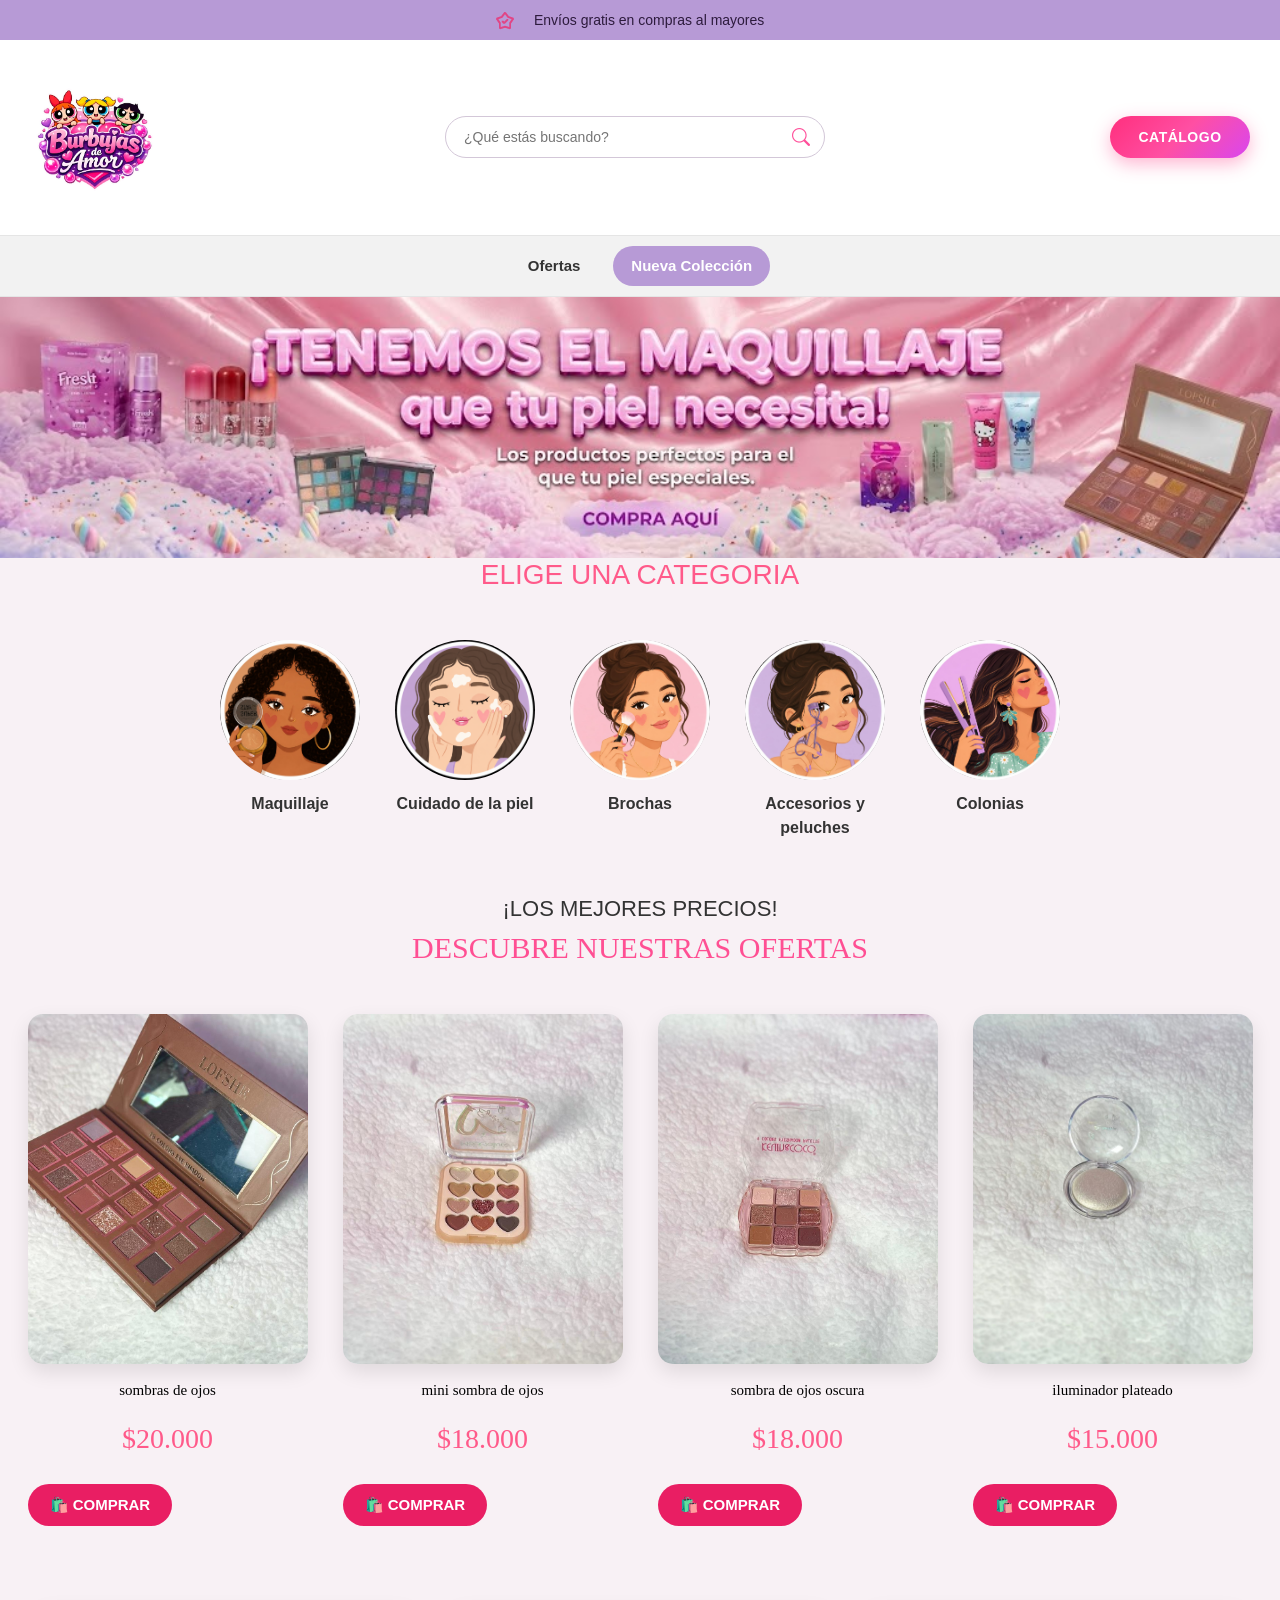
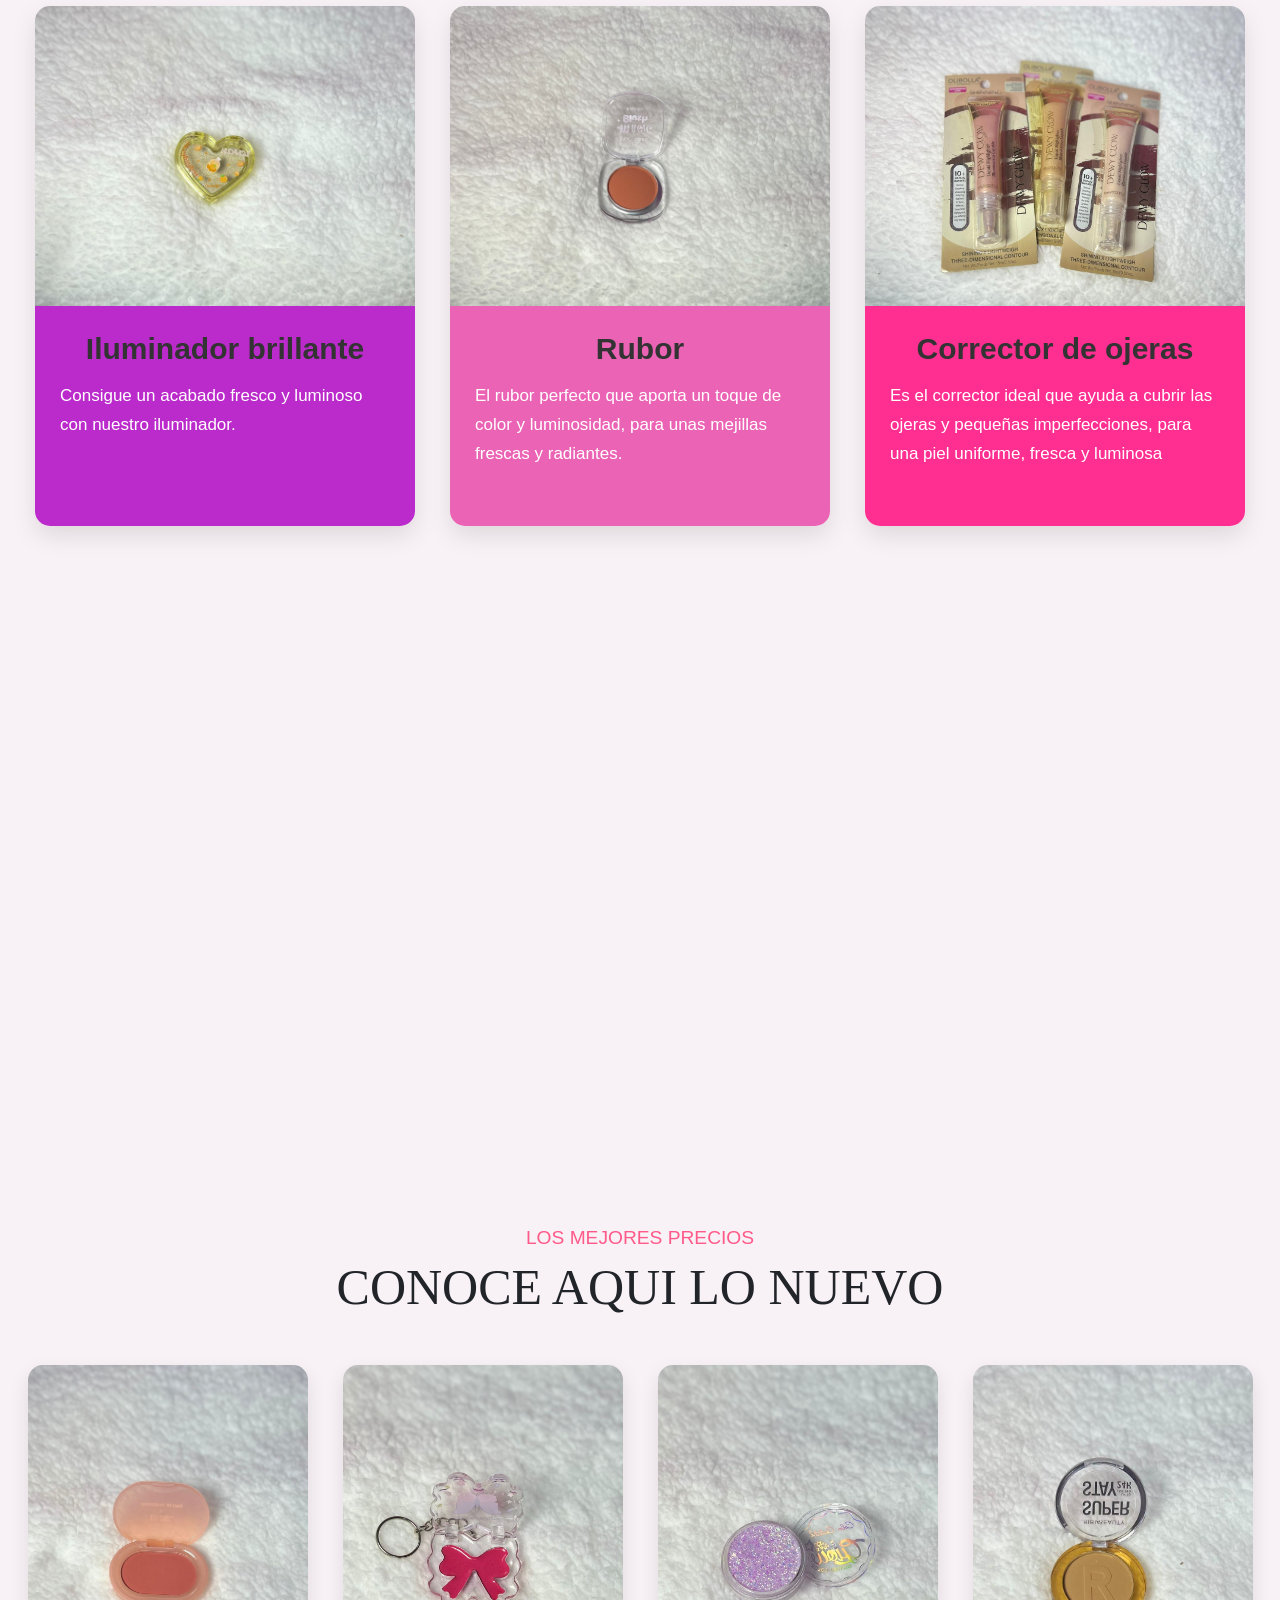
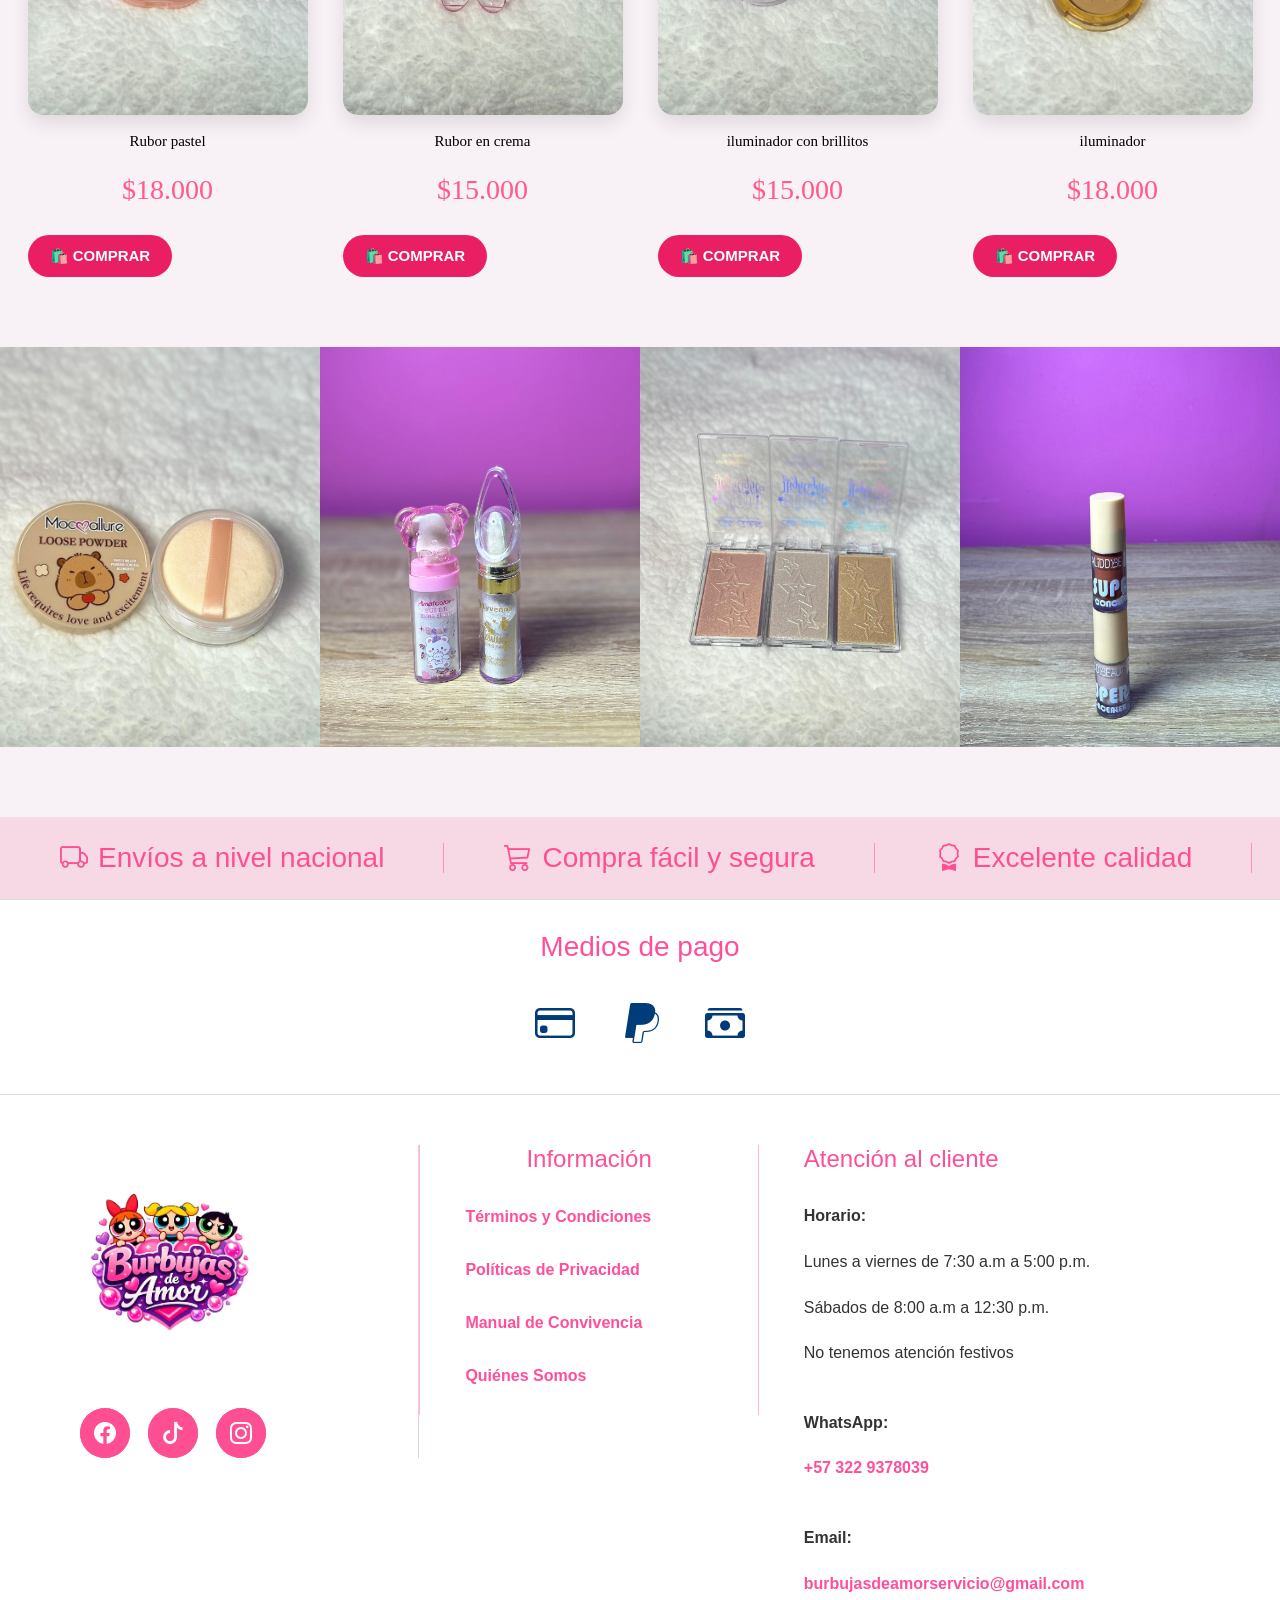
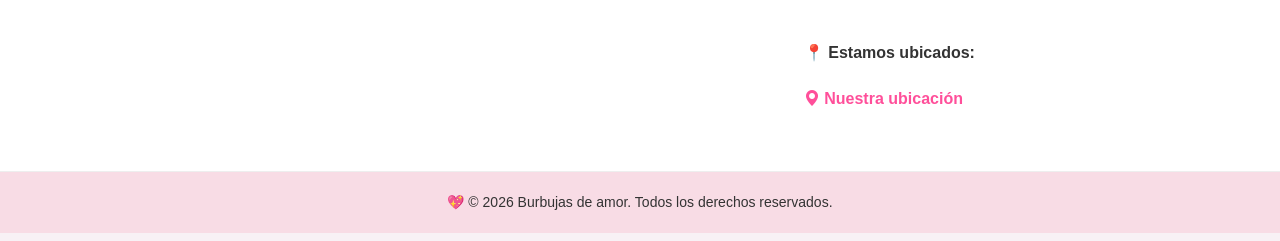
<file: index.html>
<!DOCTYPE html>
<html lang="es">

<head>

  <meta charset="UTF-8">

  <meta name="viewport" content="width=device-width, initial-scale=1.0">

  <title>Burbujas de Amor</title>

  <link href="https://cdn.jsdelivr.net/npm/bootstrap-icons@1.11.3/font/bootstrap-icons.css" rel="stylesheet">

  <link href="https://cdn.jsdelivr.net/npm/bootstrap@5.3.8/dist/css/bootstrap.min.css" rel="stylesheet">

  <link rel="stylesheet" href="style.css">

  <style>

    /* PRODUCTOS CLICKEABLES */

    .tarjetas-cuadradas .tarjeta-box {
      cursor: pointer;
    }

  </style>

</head>


<body>


<div class="top-bar">

  <span class="icon">

    <img src="nueva_coleccion_header.png" alt="">

  </span>


  <span class="top-carousel-text">

    <span class="word active">
      Descubre nuestra nueva colección
    </span>

    <span class="word">
      Envíos gratis en compras al mayores
    </span>

    <span class="word">
      Nuevos estilos disponibles
    </span>

  </span>

</div>



<main>


<div class="header-top">


  <!-- LOGO -->

  <div class="logotipo">

    <img src="logo pagina-Photoroom.png" alt="">

  </div>



  <!-- BUSCADOR -->
<div class="buscador">
    <input 
        type="text"
        id="buscadorProductos"
        placeholder="¿Qué estás buscando?"
        autocomplete="off"
    >

    <i class="bi bi-search"></i>

    <div id="resultadosBuscador" class="resultados-buscador"></div>
</div>


 <!-- CATÁLOGO -->

<div class="usuario-container">

  <a href="catalogos.html" class="btn-cta">
    CATÁLOGO
  </a>

</div>





</div>




<div class="menu-nav">

  <a
    href="ofertas.html"
    class="nav-btn"
  >
    Ofertas
  </a>




  


  <a
    href="nueva-coleccion.html"
    class="nav-btn active"
  >
    Nueva Colección
  </a>



</div>



<div id="carouselExampleFade" class="carousel slide" data-bs-ride="carousel" data-bs-interval="2000">


  <div class="carousel-inner">


    <!-- IMAGEN 1 -->

    <div class="carousel-item active">

      <a href="maquillaje.html">

        <img
          src="12car.png"
          class="d-block w-100 carousel-img"
          alt=""
        >

      </a>

    </div>



    <!-- IMAGEN 2 -->

    <div class="carousel-item">

      <a href="maquillaje.html">

        <img
          src="22 car.png"
          class="d-block w-100 carousel-img"
          alt=""
        >

      </a>

    </div>



    <!-- IMAGEN 3 -->

    <div class="carousel-item">

      <img
        src="13car.png"
        class="d-block w-100 carousel-img"
        alt=""
      >

    </div>



    <!-- IMAGEN 4 -->

    <div class="carousel-item">

      <img
        src="4 car.jpg"
        class="d-block w-100 carousel-img"
        alt=""
      >

    </div>


  </div>

</div>


</main>



<h2>ELIGE UNA CATEGORIA</h2>


<section class="categorias">


  <a
    href="maquillaje.html"
    class="categoria-item"
  >

    <img src="car33.jpeg" alt="">

    <p>Maquillaje</p>

  </a>



  <a
    href="cuidados de la piel.html"
    class="categoria-item"
  >

    <img src="car55.png" alt="">

    <p>Cuidado de la piel</p>

  </a>



  <a
    href="brochas.html"
    class="categoria-item"
  >

    <img src="car44.jpeg" alt="">

    <p>Brochas</p>

  </a>



  <a
    href="accesorios.html"
    class="categoria-item"
  >

    <img src="car11.jpeg" alt="">

    <p>Accesorios y peluches</p>

  </a>



  <a
    href="colonias.html"
    class="categoria-item"
  >

    <img src="car22.jpeg" alt="">

    <p>Colonias</p>

  </a>


</section>



<!-- ========================= -->
<!-- OFERTAS -->
<!-- ========================= -->

<h3>¡LOS MEJORES PRECIOS!</h3>


<h1>DESCUBRE NUESTRAS OFERTAS</h1>



<section class="tarjetas-cuadradas tarjetas-deslizables">


  <!-- PRODUCTO 1 -->

  <div class="tarjeta-box">

    <div class="tarjeta-hover">

      <img
        src="1.jpeg"
        alt=""
        class="img-principal"
      >

      <img
        src="2.jpeg"
        alt=""
        class="img-hover"
      >

    </div>


    <div class="descripcion">

      <p>
        sombras de ojos
      </p>

    </div>


    <div class="PRECIOS">

      <p>
        $20.000
      </p>

    </div>
    <button class="btn-comprar" onclick="comprarWhatsApp('Mini pañitos humedos', '$3.000')">
    🛍️ COMPRAR
</button>
  </div>



  <!-- PRODUCTO 2 -->

  <div class="tarjeta-box">

    <div class="tarjeta-hover">

      <img
        src="3.jpeg"
        alt=""
        class="img-principal"
      >

      <img
        src="4.jpeg"
        alt=""
        class="img-hover"
      >

    </div>


    <div class="descripcion">

      <p>
        mini sombra de ojos
      </p>

    </div>


    <div class="PRECIOS">

      <p>
        $18.000
      </p>

    </div>
    <button class="btn-comprar" onclick="comprarWhatsApp('Mini pañitos humedos', '$3.000')">
    🛍️ COMPRAR
</button>
  </div>



  <!-- PRODUCTO 3 -->

  <div class="tarjeta-box">

    <div class="tarjeta-hover">

      <img
        src="5.jpeg"
        alt=""
        class="img-principal"
      >

      <img
        src="6.jpeg"
        alt=""
        class="img-hover"
      >

    </div>


    <div class="descripcion">

      <p>
        sombra de ojos oscura
      </p>

    </div>


    <div class="PRECIOS">

      <p>
        $18.000
      </p>

    </div>
    <button class="btn-comprar" onclick="comprarWhatsApp('Mini pañitos humedos', '$3.000')">
    🛍️ COMPRAR
</button>
  </div>



  <!-- PRODUCTO 4 -->

  <div class="tarjeta-box">

    <div class="tarjeta-hover">

      <img
        src="7.jpeg"
        alt=""
        class="img-principal"
      >

      <img
        src="8.jpeg"
        alt=""
        class="img-hover"
      >

    </div>


    <div class="descripcion">

      <p>
        iluminador plateado
      </p>

    </div>


    <div class="PRECIOS">

      <p>
        $15.000
      </p>

    </div>
    <button class="btn-comprar" onclick="comprarWhatsApp('Mini pañitos humedos', '$3.000')">
    🛍️ COMPRAR
</button>
  </div>


</section>



<!-- ========================= -->
<!-- PRODUCTOS PREMIUM -->
<!-- ========================= -->

<section class="tarjetas-cuadradas tarjetas-deslizables">


  <!-- PRODUCTO 1 -->

  <div class="producto-card">

    <div class="img-container">

      <img src="9.jpeg" alt="">

    </div>


    <div class="producto-info rosa-fuerte">

      <h3>
        Iluminador brillante
      </h3>


      <p>
        Consigue un acabado fresco y luminoso con nuestro
        iluminador.
      </p>

    </div>

  </div>



  <!-- PRODUCTO 2 -->

  <div class="producto-card">

    <div class="img-container">

      <img src="11.jpeg" alt="">

    </div>


    <div class="producto-info beige">

      <h3>
        Rubor
      </h3>


      <p>
      El rubor perfecto que aporta un toque de color y luminosidad,
para unas mejillas frescas y radiantes.
      </p>

    </div>

  </div>



  <!-- PRODUCTO 3 -->

  <div class="producto-card">

    <div class="img-container">

      <img src="29.jpeg" alt="">

    </div>


    <div class="producto-info rosa-claro">

      <h3>
        Corrector de ojeras
      </h3>


      <p>
Es el corrector ideal que ayuda a cubrir las ojeras y pequeñas imperfecciones,
para una piel uniforme, fresca y luminosa
      </p>

    </div>

  </div>


</section>





<!-- ========================= -->
<!-- VIDEO -->
<!-- ========================= -->

<section class="video-banner">

  <video
    autoplay
    muted
    loop
    playsinline
    class="video-fondo"
  >

    <source
      src="WhatsApp 43Video 2026-05-12 at 3.49.23 PM.mp4"
      type="video/mp4"
    >

  </video>

</section>



<h4>
  LOS MEJORES PRECIOS
</h4>


<h5>
  CONOCE AQUI LO NUEVO
</h5>



<!-- ========================= -->
<!-- PRODUCTOS NUEVOS -->
<!-- ========================= -->

<section class="tarjetas-cuadradas tarjetas-deslizables">


  <!-- PRODUCTO 1 -->

  <div class="tarjeta-box">

    <div class="tarjeta-hover">

      <img
        src="13.jpeg"
        alt=""
        class="img-principal"
      >

      <img
        src="14.jpeg"
        alt=""
        class="img-hover"
      >

    </div>


    <div class="descripcion">

      <p>
        Rubor pastel
      </p>

    </div>


    <div class="PRECIOS">

      <p>
        $18.000
      </p>

    </div>
    <button class="btn-comprar" onclick="comprarWhatsApp('Mini pañitos humedos', '$3.000')">
    🛍️ COMPRAR
</button>
  </div>



  <!-- PRODUCTO 2 -->

  <div class="tarjeta-box">

    <div class="tarjeta-hover">

      <img
        src="15.jpeg"
        alt=""
        class="img-principal"
      >

      <img
        src="16.jpeg"
        alt=""
        class="img-hover"
      >

    </div>


    <div class="descripcion">

      <p>
        Rubor en crema
      </p>

    </div>


    <div class="PRECIOS">

      <p>
        $15.000
      </p>

    </div>
    <button class="btn-comprar" onclick="comprarWhatsApp('Mini pañitos humedos', '$3.000')">
    🛍️ COMPRAR
</button>
  </div>



  <!-- PRODUCTO 3 -->

  <div class="tarjeta-box">

    <div class="tarjeta-hover">

      <img
        src="17.jpeg"
        alt=""
        class="img-principal"
      >

      <img
        src="18.jpeg"
        alt=""
        class="img-hover"
      >

    </div>


    <div class="descripcion">

      <p>
        iluminador con brillitos
      </p>

    </div>


    <div class="PRECIOS">

      <p>
        $15.000
      </p>

    </div>
    <button class="btn-comprar" onclick="comprarWhatsApp('Mini pañitos humedos', '$3.000')">
    🛍️ COMPRAR
</button>
  </div>



  <!-- PRODUCTO 4 -->

  <div class="tarjeta-box">

    <div class="tarjeta-hover">

      <img
        src="19.jpeg"
        alt=""
        class="img-principal"
      >

      <img
        src="20.jpeg"
        alt=""
        class="img-hover"
      >

    </div>


    <div class="descripcion">

      <p>
        iluminador
      </p>

    </div>


    <div class="PRECIOS">

      <p>
        $18.000
      </p>

    </div>
    <button class="btn-comprar" onclick="comprarWhatsApp('Mini pañitos humedos', '$3.000')">
    🛍️ COMPRAR
</button>
  </div>


</section>



<!-- ========================= -->
<!-- GALERÍA -->
<!-- ========================= -->

<section class="galeria-horizontal">

  <img src="21.jpeg" alt="">

  <img src="34.jpeg" alt="">

  <img src="25.jpeg" alt="">

  <img src="35.jpeg" alt="">

</section>



<!-- ========================= -->
<!-- CARRUSEL DE BENEFICIOS -->
<!-- ========================= -->

<section class="beneficios-carousel">


  <div class="beneficios-track">


    <div class="beneficio-item">

      <i class="bi bi-truck"></i>

      <span>
        Envíos a nivel nacional
      </span>

    </div>


    <div class="beneficio-item">

      <i class="bi bi-cart3"></i>

      <span>
        Compra fácil y segura
      </span>

    </div>


    <div class="beneficio-item">

      <i class="bi bi-award"></i>

      <span>
        Excelente calidad
      </span>

    </div>


    <div class="beneficio-item">

      <i class="bi bi-headset"></i>

      <span>
        Asesoría personalizada
      </span>

    </div>



    <!-- REPETICIÓN -->

    <div class="beneficio-item">

      <i class="bi bi-truck"></i>

      <span>
        Envíos a nivel nacional
      </span>

    </div>


    <div class="beneficio-item">

      <i class="bi bi-cart3"></i>

      <span>
        Compra fácil y segura
      </span>

    </div>


    <div class="beneficio-item">

      <i class="bi bi-award"></i>

      <span>
        Excelente calidad
      </span>

    </div>


    <div class="beneficio-item">

      <i class="bi bi-headset"></i>

      <span>
        Asesoría personalizada
      </span>

    </div>


  </div>

</section>



<!-- ========================= -->
<!-- FOOTER -->
<!-- ========================= -->

<footer class="footer">


  <!-- MEDIOS DE PAGO -->

  <div class="footer-pagos">

    <h3>
      Medios de pago
    </h3>


    <div class="pagos-icons">

      <i class="bi bi-credit-card"></i>

      <i class="bi bi-paypal"></i>

      <i class="bi bi-cash-stack"></i>

    </div>

  </div>



  <!-- CONTENIDO -->

  <div class="footer-contenido">


    <!-- LOGO -->

    <div class="footer-col logo-col">

      <img
        src="logo pagina-Photoroom.png"
        alt=""
        class="footer-logo"
      >


      <!-- REDES -->

      <div class="redes-footer">


        <a
          href="https://www.facebook.com/share/18ZwjiJ9HL/"
          target="_blank"
        >

          <i class="bi bi-facebook"></i>

        </a>


        <a
          href="https://www.tiktok.com/@burbujasdeamor07?_r=1&_t=ZS-96kM7lQDz44"
          target="_blank"
        >

          <i class="bi bi-tiktok"></i>

        </a>


        <a
          href="https://www.instagram.com/burbujasdeamor1104?igsh=eDU2M284YXBydGN5"
          target="_blank"
        >

          <i class="bi bi-instagram"></i>

        </a>


      </div>

    </div>



    <!-- INFORMACIÓN -->

    <div class="footer-col">

      <h4>
        Información
      </h4>


      <ul>

        <li>

          <a href="terminos.html">
            Términos y Condiciones
          </a>

        </li>


        <li>

          <a href="privacidad.html">
            Políticas de Privacidad
          </a>

        </li>


        <li>

          <a href="convivencia.html">
            Manual de Convivencia
          </a>

        </li>
 <li>

          <a href="quienes-somos.html">
            Quiénes Somos
          </a>

        </li>
      </ul>

    </div>



  



    <!-- ATENCIÓN AL CLIENTE -->

    <div class="footer-col">

      <h4>
        Atención al cliente
      </h4>


      <p>
        <strong>Horario:</strong>
      </p>


      <p>
        Lunes a viernes de 7:30 a.m a 5:00 p.m.
      </p>


      <p>
        Sábados de 8:00 a.m a 12:30 p.m.
      </p>


      <p>
        No tenemos atención festivos
      </p>


      <br>


      <p>
        <strong>WhatsApp:</strong>
      </p>


      <p>

        <a
          href="https://wa.me/573229378039"
          target="_blank"
        >

          +57 322 9378039

        </a>

      </p>


      <br>


      <p>
        <strong>Email:</strong>
      </p>


      <p class="footer-email">

        <a
          href="https://mail.google.com/mail/?view=cm&fs=1&to=burbujasdeamorservicio@gmail.com"
          target="_blank"
        >

          burbujasdeamorservicio@gmail.com

        </a>

      </p>
<br>

<p><strong>📍 Estamos ubicados:</strong></p>
<p>
  <a
    href="https://maps.app.goo.gl/ki6vJY6Rfx3wMRaZ9"
    target="_blank"
    rel="noopener noreferrer"
  >
    <i class="bi bi-geo-alt-fill"></i>
    Nuestra ubicación
  </a>
</p>
    </div>


  </div>



  <!-- COPYRIGHT -->

  <div class="footer-copy">

    <p>
      💖 © 2026 Burbujas de amor. Todos los derechos reservados.
    </p>

  </div>


</footer>



<!-- ========================= -->
<!-- JAVASCRIPT -->
<!-- ========================= -->


<script>

/* ========================= */
/* LOGIN */
/* ========================= */

function abrirLogin() {

  document.getElementById("loginPopup").style.display = "flex";

}


function cerrarLogin() {

  document.getElementById("loginPopup").style.display = "none";

}



/* ========================= */
/* CERRAR POPUP */
/* ========================= */

function cerrarPopup() {

  document.getElementById("popup").style.display = "none";

}



/* ========================= */
/* TEXTO SUPERIOR */
/* ========================= */

const words =
  document.querySelectorAll(".word");

let index = 0;


setInterval(function () {

  words[index].classList.remove("active");

  index =
    (index + 1) % words.length;

  words[index].classList.add("active");

}, 2000);



/* ========================= */
/* CARRUSEL */
/* ========================= */

const carousel =
  document.querySelector("#carouselExampleFade");


carousel.addEventListener("click", function () {

  const bsCarousel =
    bootstrap.Carousel.getOrCreateInstance(carousel);

  bsCarousel.next();

});


</script>



<script src="https://cdn.jsdelivr.net/npm/bootstrap@5.3.8/dist/js/bootstrap.bundle.min.js"></script>



<!-- ========================= -->
<!-- WHATSAPP PRODUCTOS -->
<!-- ========================= -->

<script>

document.addEventListener(
  "DOMContentLoaded",
  function () {


    const numeroWhatsApp =
      "573229378039";


    const productos =
      document.querySelectorAll(
        ".tarjetas-cuadradas .tarjeta-box"
      );


    productos.forEach(function (producto) {


      producto.addEventListener(
        "click",
        function () {


          /* NOMBRE */

          const nombreElemento =
            producto.querySelector(
              ".descripcion p"
            );


          const nombre =
            nombreElemento
              ? nombreElemento.textContent.trim()
              : "Producto";



          /* PRECIO */

          const precioElemento =
            producto.querySelector(
              ".PRECIOS p"
            );


          const precio =
            precioElemento
              ? precioElemento.textContent.trim()
              : "Precio no disponible";



          /* MENSAJE */

          const mensaje =
                "Hola, Burbujas de amor 💖\n\n" +
        "Estoy interesado/a en este producto:\n\n" +
        "🛍️ Producto: " + nombre + "\n" +
        "💰 Precio: " + precio + "\n\n" +
        "Quisiera recibir más información.";



          /* WHATSAPP */

          const enlaceWhatsApp =
            "https://wa.me/" +

            numeroWhatsApp +

            "?text=" +

            encodeURIComponent(
              mensaje
            );



          window.open(
            enlaceWhatsApp,
            "_blank"
          );


        }
      );


    });


  }
);

</script>


<script>
document.addEventListener("DOMContentLoaded", function () {

    const buscador = document.getElementById("buscadorProductos");
    const resultados = document.getElementById("resultadosBuscador");

    /* =====================================
       PRODUCTOS DE LA PÁGINA
    ===================================== */

    const productos = document.querySelectorAll(
        ".producto-card-shop, .tarjeta-box"
    );


    /* =====================================
       CATEGORÍAS
    ===================================== */

    const categorias = document.querySelectorAll(".categorias > *");


    /* =====================================
       FUNCIÓN PARA SABER QUÉ CATEGORÍA ES
    ===================================== */

    function obtenerPaginaCategoria(texto) {

        texto = texto
            .toLowerCase()
            .normalize("NFD")
            .replace(/[\u0300-\u036f]/g, "")
            .trim();


        /* MAQUILLAJE */

        if (texto.includes("maquillaje")) {
            return "maquillaje.html";
        }


        /* CUIDADOS DE LA PIEL */

        if (
            texto.includes("cuidados de la piel") ||
            texto.includes("cuidado de la piel") ||
            texto.includes("cuidados piel") ||
            texto.includes("cuidado piel") ||
            texto.includes("skincare") ||
            (
                texto.includes("cuidado") &&
                texto.includes("piel")
            )
        ) {
            return "cuidados de la piel.html";
        }


        /* BROCHAS */

        if (texto.includes("brochas")) {
            return "brochas.html";
        }


        /* ACCESORIOS */

        if (texto.includes("accesorios")) {
            return "accesorios.html";
        }


        /* COLONIAS */

        if (texto.includes("colonias")) {
            return "colonias.html";
        }


        return null;
    }


    /* =====================================
       BUSCADOR
    ===================================== */

    buscador.addEventListener("input", function () {

        const texto = buscador.value.toLowerCase().trim();

        resultados.innerHTML = "";


        /* =====================================
           SI ESTÁ VACÍO
        ===================================== */

        if (texto === "") {

            resultados.style.display = "none";

            return;
        }


        let encontrados = 0;


        /* =====================================
           BUSCAR PRODUCTOS
        ===================================== */

        productos.forEach(function (producto) {

            const contenido = producto.textContent.toLowerCase();


            if (contenido.includes(texto)) {

                encontrados++;


                const imagen = producto.querySelector("img");


                const nombre =
                    producto.querySelector("h3")?.textContent.trim() ||
                    producto.querySelector(".descripcion p")?.textContent.trim() ||
                    "Producto";


                const precio =
                    producto.querySelector(".precio")?.textContent.trim() ||
                    producto.querySelector(".PRECIOS p")?.textContent.trim() ||
                    "";


                const resultado = document.createElement("a");

                resultado.href = "#";

                resultado.className = "resultado-producto";


                resultado.innerHTML = `

                    ${
                        imagen
                        ? `<img src="${imagen.src}" alt="${nombre}">`
                        : ""
                    }

                    <div class="resultado-info">

                        <span class="resultado-nombre">
                            ${nombre}
                        </span>

                        <span class="resultado-precio">
                            ${precio}
                        </span>

                    </div>

                `;


                /* CLIC EN PRODUCTO */

                resultado.addEventListener("click", function (e) {

                    e.preventDefault();

                    producto.scrollIntoView({
                        behavior: "smooth",
                        block: "center"
                    });

                    buscador.value = "";

                    resultados.style.display = "none";

                });


                resultados.appendChild(resultado);

            }

        });


        /* =====================================
           BUSCAR CATEGORÍAS
        ===================================== */

        categorias.forEach(function (categoria) {

            const contenido = categoria.textContent
                .toLowerCase()
                .trim();


            if (contenido.includes(texto)) {

                encontrados++;


                const imagen = categoria.querySelector("img");


                /* =====================================
                   NOMBRE DE LA CATEGORÍA
                ===================================== */

                let nombre = categoria.textContent
                    .replace(/ver categoría/gi, "")
                    .trim();


                /* =====================================
                   OBTENER PÁGINA
                ===================================== */

                const pagina = obtenerPaginaCategoria(contenido);


                /* =====================================
                   CREAR RESULTADO
                ===================================== */

                const resultado = document.createElement("div");

                resultado.className = "resultado-producto";


                resultado.innerHTML = `

                    ${
                        imagen
                        ? `<img src="${imagen.src}" alt="${nombre}">`
                        : ""
                    }

                    <div class="resultado-info">

                        <span class="resultado-nombre">
                            ${nombre}
                        </span>

                        ${
                            pagina

                            ?

                            `
                            <a
                                href="${encodeURI(pagina)}"
                                class="resultado-precio ver-categoria"
                            >
                                Ver categoría
                            </a>
                            `

                            :

                            `
                            <span class="resultado-precio">
                                Ver categoría
                            </span>
                            `
                        }

                    </div>

                `;


                resultados.appendChild(resultado);

            }

        });


        /* =====================================
           SIN RESULTADOS
        ===================================== */

        if (encontrados === 0) {

            resultados.innerHTML = `

                <div class="sin-resultados">

                    <i class="bi bi-search"></i>

                    No encontramos productos para
                    "<strong>${texto}</strong>"

                </div>

            `;

        }


        /* MOSTRAR RESULTADOS */

        resultados.style.display = "block";

    });


    /* =====================================
       CERRAR AL HACER CLIC AFUERA
    ===================================== */

    document.addEventListener("click", function (e) {

        if (!e.target.closest(".buscador")) {

            resultados.style.display = "none";

        }

    });

});
</script>
</body>

</html>
</file>
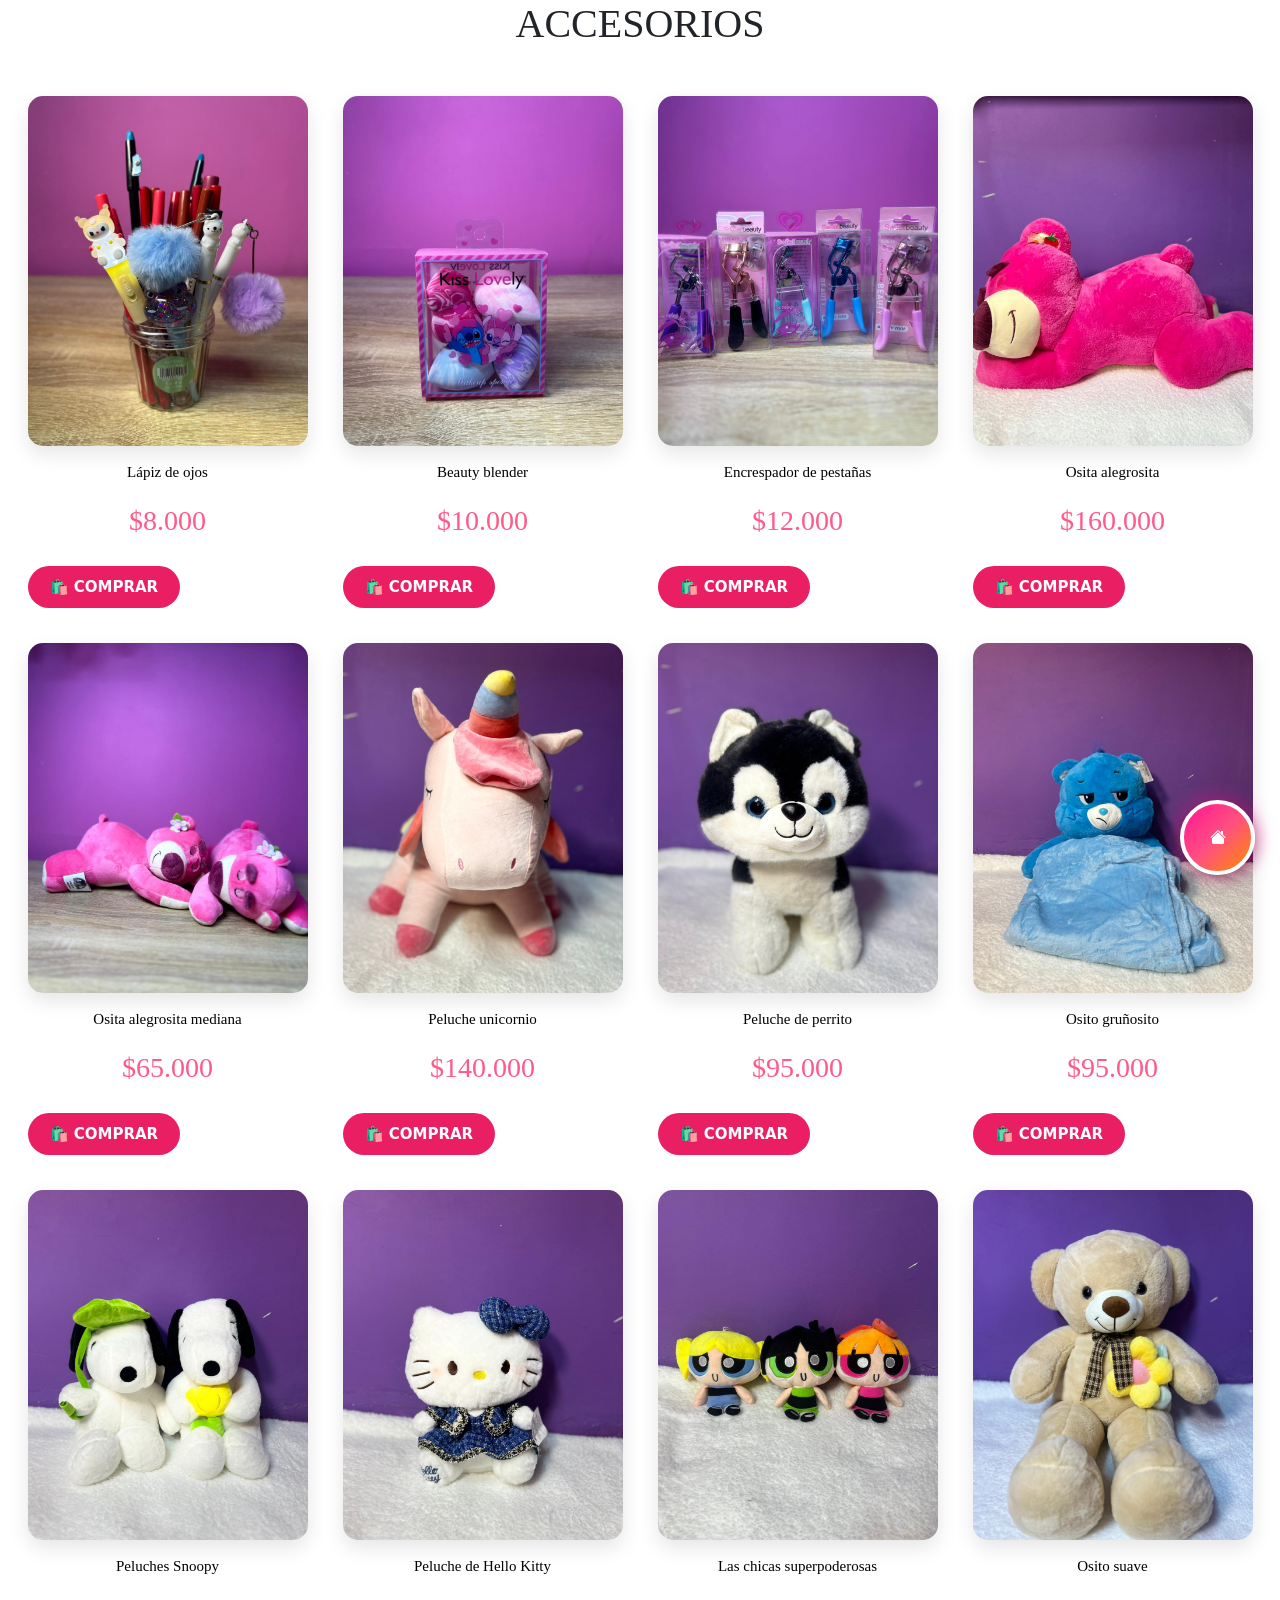
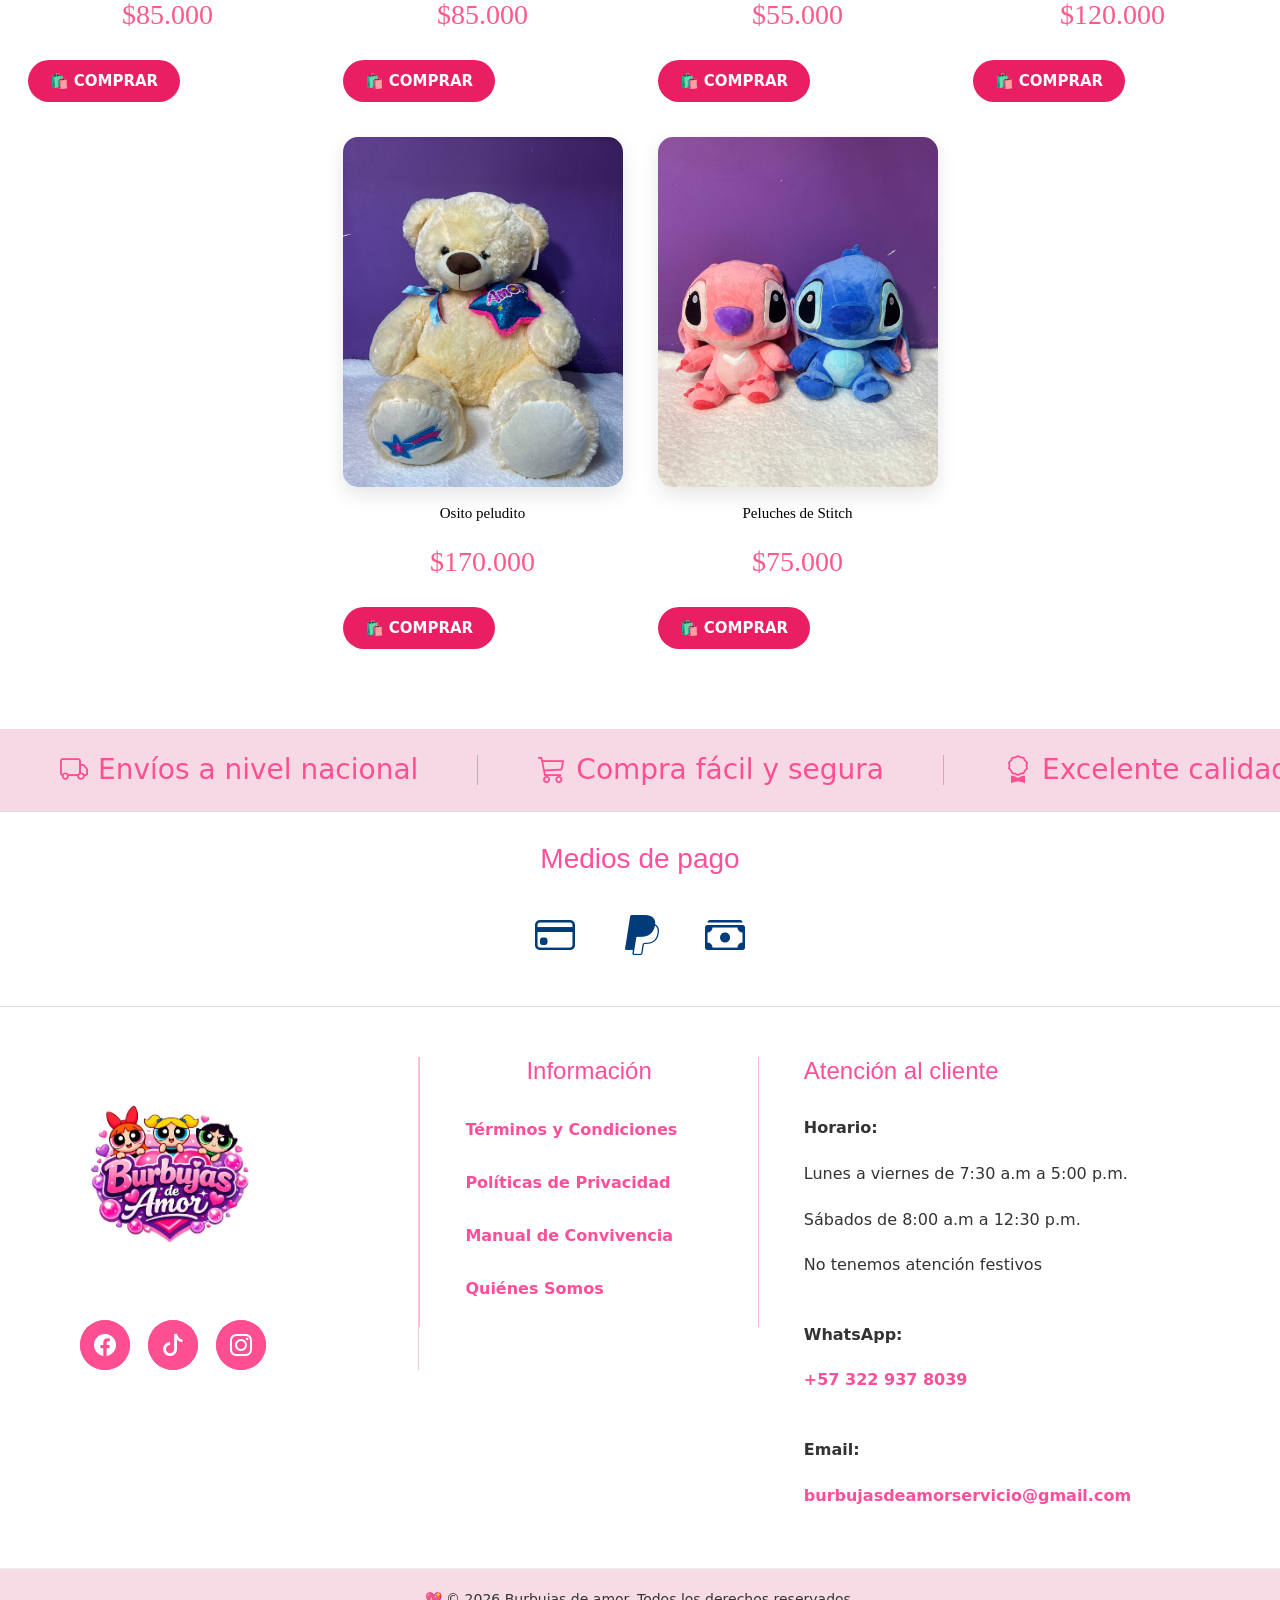
<file: accesorios.html>
<!DOCTYPE html>
<html lang="es">
<head>

    <meta charset="UTF-8">

    <meta name="viewport" content="width=device-width, initial-scale=1.0">

    <title>Accesorios</title>

    <link rel="stylesheet" href="style.css">

    <link href="https://cdn.jsdelivr.net/npm/bootstrap-icons@1.11.3/font/bootstrap-icons.css" rel="stylesheet">

    <link href="https://cdn.jsdelivr.net/npm/bootstrap@5.3.8/dist/css/bootstrap.min.css" rel="stylesheet">

</head>

<body>

<h1 class="titulo-maquillaje">ACCESORIOS</h1>


<!-- ========================= -->
<!-- PRODUCTOS -->
<!-- ========================= -->

<section class="tarjetas-cuadradas">


  <!-- PRODUCTO 1 -->
  <div class="tarjeta-box producto-whatsapp"
       onclick="comprarProducto('Lápiz de ojos', '$8.000')">

    <div class="tarjeta-hover">

      <img src="99.jpeg"
           alt="Lápiz de ojos"
           class="img-principal">

      <img src="99.jpeg"
           alt="Lápiz de ojos"
           class="img-hover">

    </div>

    <div class="descripcion">
      <p>Lápiz de ojos</p>
    </div>

    <div class="PRECIOS">
      <p>$8.000</p>
    </div>
    <button class="btn-comprar" onclick="comprarWhatsApp('Mini pañitos humedos', '$3.000')">
    🛍️ COMPRAR
</button>
  </div>


  <!-- PRODUCTO 2 -->
  <div class="tarjeta-box producto-whatsapp"
       onclick="comprarProducto('Beauty blender', '$10.000')">

    <div class="tarjeta-hover">

      <img src="101.jpeg"
           alt="Beauty blender"
           class="img-principal">

      <img src="101.jpeg"
           alt="Beauty blender"
           class="img-hover">

    </div>

    <div class="descripcion">
      <p>Beauty blender</p>
    </div>

    <div class="PRECIOS">
      <p>$10.000</p>
    </div>
    <button class="btn-comprar" onclick="comprarWhatsApp('Mini pañitos humedos', '$3.000')">
    🛍️ COMPRAR
</button>
  </div>


  <!-- PRODUCTO 3 -->
  <div class="tarjeta-box producto-whatsapp"
       onclick="comprarProducto('Encrespador de pestañas', '$12.000')">

    <div class="tarjeta-hover">

      <img src="107.jpeg"
           alt="Encrespador de pestañas"
           class="img-principal">

      <img src="107.jpeg"
           alt="Encrespador de pestañas"
           class="img-hover">

    </div>

    <div class="descripcion">
      <p>Encrespador de pestañas</p>
    </div>

    <div class="PRECIOS">
      <p>$12.000</p>
    </div>
    <button class="btn-comprar" onclick="comprarWhatsApp('Mini pañitos humedos', '$3.000')">
    🛍️ COMPRAR
</button>
  </div>


  <!-- PRODUCTO 4 -->
  <div class="tarjeta-box producto-whatsapp"
       onclick="comprarProducto('Osita alegrosita', '$160.000')">

    <div class="tarjeta-hover">

      <img src="144.jpeg"
           alt="Osita alegrosita"
           class="img-principal">

      <img src="144.jpeg"
           alt="Osita alegrosita"
           class="img-hover">

    </div>

    <div class="descripcion">
      <p>Osita alegrosita</p>
    </div>

    <div class="PRECIOS">
      <p>$160.000</p>
    </div>
    <button class="btn-comprar" onclick="comprarWhatsApp('Mini pañitos humedos', '$3.000')">
    🛍️ COMPRAR
</button>
  </div>


  <!-- PRODUCTO 5 -->
  <div class="tarjeta-box producto-whatsapp"
       onclick="comprarProducto('Osita alegrosita mediana', '$65.000')">

    <div class="tarjeta-hover">

      <img src="143.jpeg"
           alt="Osita alegrosita mediana"
           class="img-principal">

      <img src="143.jpeg"
           alt="Osita alegrosita mediana"
           class="img-hover">

    </div>

    <div class="descripcion">
      <p>Osita alegrosita mediana</p>
    </div>

    <div class="PRECIOS">
      <p>$65.000</p>
    </div>
    <button class="btn-comprar" onclick="comprarWhatsApp('Mini pañitos humedos', '$3.000')">
    🛍️ COMPRAR
</button>
  </div>


  <!-- PRODUCTO 6 -->
  <div class="tarjeta-box producto-whatsapp"
       onclick="comprarProducto('Peluche unicornio', '$140.000')">

    <div class="tarjeta-hover">

      <img src="146.jpeg"
           alt="Peluche unicornio"
           class="img-principal">

      <img src="146.jpeg"
           alt="Peluche unicornio"
           class="img-hover">

    </div>

    <div class="descripcion">
      <p>Peluche unicornio</p>
    </div>

    <div class="PRECIOS">
      <p>$140.000</p>
    </div>
    <button class="btn-comprar" onclick="comprarWhatsApp('Mini pañitos humedos', '$3.000')">
    🛍️ COMPRAR
</button>
  </div>


  <!-- PRODUCTO 7 -->
  <div class="tarjeta-box producto-whatsapp"
       onclick="comprarProducto('Peluche de perrito', '$95.000')">

    <div class="tarjeta-hover">

      <img src="147.jpeg"
           alt="Peluche de perrito"
           class="img-principal">

      <img src="147.jpeg"
           alt="Peluche de perrito"
           class="img-hover">

    </div>

    <div class="descripcion">
      <p>Peluche de perrito</p>
    </div>

    <div class="PRECIOS">
      <p>$95.000</p>
    </div>
    <button class="btn-comprar" onclick="comprarWhatsApp('Mini pañitos humedos', '$3.000')">
    🛍️ COMPRAR
</button>
  </div>


  <!-- PRODUCTO 8 -->
  <div class="tarjeta-box producto-whatsapp"
       onclick="comprarProducto('Osito gruñosito', '$95.000')">

    <div class="tarjeta-hover">

      <img src="148.jpeg"
           alt="Osito gruñosito"
           class="img-principal">

      <img src="148.jpeg"
           alt="Osito gruñosito"
           class="img-hover">

    </div>

    <div class="descripcion">
      <p>Osito gruñosito</p>
    </div>

    <div class="PRECIOS">
      <p>$95.000</p>
    </div>
    <button class="btn-comprar" onclick="comprarWhatsApp('Mini pañitos humedos', '$3.000')">
    🛍️ COMPRAR
</button>
  </div>


  <!-- PRODUCTO 9 -->
  <div class="tarjeta-box producto-whatsapp"
       onclick="comprarProducto('Peluche Snoopy', '$85.000')">

    <div class="tarjeta-hover">

      <img src="149.jpeg"
           alt="Peluche Snoopy"
           class="img-principal">

      <img src="149.jpeg"
           alt="Peluche Snoopy"
           class="img-hover">

    </div>

    <div class="descripcion">
      <p>Peluches Snoopy</p>
    </div>

    <div class="PRECIOS">
      <p>$85.000</p>
    </div>
    <button class="btn-comprar" onclick="comprarWhatsApp('Mini pañitos humedos', '$3.000')">
    🛍️ COMPRAR
</button>
  </div>


  <!-- PRODUCTO 10 -->
  <div class="tarjeta-box producto-whatsapp"
       onclick="comprarProducto('Peluche de Hello Kitty', '$85.000')">

    <div class="tarjeta-hover">

      <img src="150.jpeg"
           alt="Peluche de Hello Kitty"
           class="img-principal">

      <img src="150.jpeg"
           alt="Peluche de Hello Kitty"
           class="img-hover">

    </div>

    <div class="descripcion">
      <p>Peluche de Hello Kitty</p>
    </div>

    <div class="PRECIOS">
      <p>$85.000</p>
    </div>
    <button class="btn-comprar" onclick="comprarWhatsApp('Mini pañitos humedos', '$3.000')">
    🛍️ COMPRAR
</button>
  </div>


  <!-- PRODUCTO 11 -->
  <div class="tarjeta-box producto-whatsapp"
       onclick="comprarProducto('Las chicas superpoderosas', '$55.000')">

    <div class="tarjeta-hover">

      <img src="151.jpeg"
           alt="Las chicas superpoderosas"
           class="img-principal">

      <img src="151.jpeg"
           alt="Las chicas superpoderosas"
           class="img-hover">

    </div>

    <div class="descripcion">
      <p>Las chicas superpoderosas</p>
    </div>

    <div class="PRECIOS">
      <p>$55.000</p>
    </div>
    <button class="btn-comprar" onclick="comprarWhatsApp('Mini pañitos humedos', '$3.000')">
    🛍️ COMPRAR
</button>
  </div>


  <!-- PRODUCTO 12 -->
  <div class="tarjeta-box producto-whatsapp"
       onclick="comprarProducto('Osito suave', '$120.000')">

    <div class="tarjeta-hover">

      <img src="152.jpeg"
           alt="Osito suave"
           class="img-principal">

      <img src="152.jpeg"
           alt="Osito suave"
           class="img-hover">

    </div>

    <div class="descripcion">
      <p>Osito suave</p>
    </div>

    <div class="PRECIOS">
      <p>$120.000</p>
    </div>
    <button class="btn-comprar" onclick="comprarWhatsApp('Mini pañitos humedos', '$3.000')">
    🛍️ COMPRAR
</button>
  </div>


  <!-- PRODUCTO 13 -->
  <div class="tarjeta-box producto-whatsapp"
       onclick="comprarProducto('Osito peludito', '$170.000')">

    <div class="tarjeta-hover">

      <img src="153.jpeg"
           alt="Osito peludito"
           class="img-principal">

      <img src="153.jpeg"
           alt="Osito peludito"
           class="img-hover">

    </div>

    <div class="descripcion">
      <p>Osito peludito</p>
    </div>

    <div class="PRECIOS">
      <p>$170.000</p>
    </div>
    <button class="btn-comprar" onclick="comprarWhatsApp('Mini pañitos humedos', '$3.000')">
    🛍️ COMPRAR
</button>
  </div>


  <!-- PRODUCTO 14 -->
  <div class="tarjeta-box producto-whatsapp"
       onclick="comprarProducto('Peluches de Stitch', '$75.000')">

    <div class="tarjeta-hover">

      <img src="154.jpeg"
           alt="Peluches de Stitch"
           class="img-principal">

      <img src="154.jpeg"
           alt="Peluches de Stitch"
           class="img-hover">

    </div>

    <div class="descripcion">
      <p>Peluches de Stitch</p>
    </div>

    <div class="PRECIOS">
      <p>$75.000</p>
    </div>
    <button class="btn-comprar" onclick="comprarWhatsApp('Mini pañitos humedos', '$3.000')">
    🛍️ COMPRAR
</button>
  </div>


</section>



<!-- ========================= -->
<!-- CARRUSEL DE BENEFICIOS -->
<!-- ========================= -->

<section class="beneficios-carousel">

  <div class="beneficios-track">

    <div class="beneficio-item">
      <i class="bi bi-truck"></i>
      <span>Envíos a nivel nacional</span>
    </div>

    <div class="beneficio-item">
      <i class="bi bi-cart3"></i>
      <span>Compra fácil y segura</span>
    </div>

    <div class="beneficio-item">
      <i class="bi bi-award"></i>
      <span>Excelente calidad</span>
    </div>

    <div class="beneficio-item">
      <i class="bi bi-headset"></i>
      <span>Asesoría personalizada</span>
    </div>

    <!-- REPETICIÓN -->

    <div class="beneficio-item">
      <i class="bi bi-truck"></i>
      <span>Envíos a nivel nacional</span>
    </div>

    <div class="beneficio-item">
      <i class="bi bi-cart3"></i>
      <span>Compra fácil y segura</span>
    </div>

    <div class="beneficio-item">
      <i class="bi bi-award"></i>
      <span>Excelente calidad</span>
    </div>

    <div class="beneficio-item">
      <i class="bi bi-headset"></i>
      <span>Asesoría personalizada</span>
    </div>

  </div>

</section>



<!-- ========================= -->
<!-- FOOTER -->
<!-- ========================= -->

<footer class="footer">

  <!-- MÉTODOS DE PAGO -->

  <div class="footer-pagos">

    <h3>Medios de pago</h3>

   <div class="pagos-icons">

      <i class="bi bi-credit-card"></i>

      <i class="bi bi-paypal"></i>

      <i class="bi bi-cash-stack"></i>

    </div>

  </div>


  <!-- CONTENIDO -->

  <div class="footer-contenido">


    <!-- LOGO -->

    <div class="footer-col logo-col">

      <img
        src="logo pagina-Photoroom.png"
        alt="Burbujas de amor"
        class="footer-logo"
      >


      <!-- REDES -->

      <div class="redes-footer">

        <a
          href="https://www.facebook.com/share/18ZwjiJ9HL/"
          target="_blank"
        >
          <i class="bi bi-facebook"></i>
        </a>

        <a
          href="https://www.tiktok.com/@burbujasdeamor07?_r=1&_t=ZS-96kM7lQDz44"
          target="_blank"
        >
          <i class="bi bi-tiktok"></i>
        </a>

        <a
          href="https://www.instagram.com/burbujasdeamor1104?igsh=eDU2M284YXBydGN5"
          target="_blank"
        >
          <i class="bi bi-instagram"></i>
        </a>

      </div>

    </div>


    <!-- INFORMACIÓN -->

    <div class="footer-col">

      <h4>Información</h4>

      <ul>

        <li>
          <a href="terminos.html">
            Términos y Condiciones
          </a>
        </li>

        <li>
          <a href="privacidad.html">
            Políticas de Privacidad
          </a>
        </li>

        <li>
          <a href="convivencia.html">
            Manual de Convivencia
          </a>
        </li>
 <li>
          <a href="quienes-somos.html">
            Quiénes Somos
          </a>
        </li>
      </ul>

    </div>




    <!-- CONTACTO -->

    <div class="footer-col">

      <h4>Atención al cliente</h4>

      <p>
        <strong>Horario:</strong>
      </p>

      <p>
        Lunes a viernes de 7:30 a.m a 5:00 p.m.
      </p>

      <p>
        Sábados de 8:00 a.m a 12:30 p.m.
      </p>

      <p>
        No tenemos atención festivos
      </p>

      <br>

      <p>
        <strong>WhatsApp:</strong>
      </p>

      <p>
        <a
          href="https://wa.me/573229378039"
          target="_blank"
        >
          +57 322 937 8039
        </a>
      </p>

      <br>

      <p>
        <strong>Email:</strong>
      </p>

      <p class="footer-email">

        <a
          href="https://mail.google.com/mail/?view=cm&fs=1&to=burbujasdeamorservicio@gmail.com"
          target="_blank"
        >
          burbujasdeamorservicio@gmail.com
        </a>

      </p>

    </div>

  </div>


  <!-- COPYRIGHT -->

  <div class="footer-copy">

    <p>
      💖 © 2026 Burbujas de amor. Todos los derechos reservados.
    </p>

  </div>

</footer>



<!-- ========================= -->
<!-- FUNCIÓN WHATSAPP -->
<!-- ========================= -->

<script>

function comprarProducto(nombre, precio) {

    const numero = "573229378039";

    const mensaje =
        "Hola, Burbujas de amor 💖\n\n" +
        "Estoy interesado/a en este producto:\n\n" +
        "🛍️ Producto: " + nombre + "\n" +
        "💰 Precio: " + precio + "\n\n" +
        "Quisiera recibir más información.";

    const url =
        "https://wa.me/" +
        numero +
        "?text=" +
        encodeURIComponent(mensaje);

    window.open(url, "_blank");

}

</script>
<a href="index.html" class="boton-inicio" title="Volver al inicio">
    <i class="bi bi-house-fill"></i>
</a>

</body>
</html>
</file>
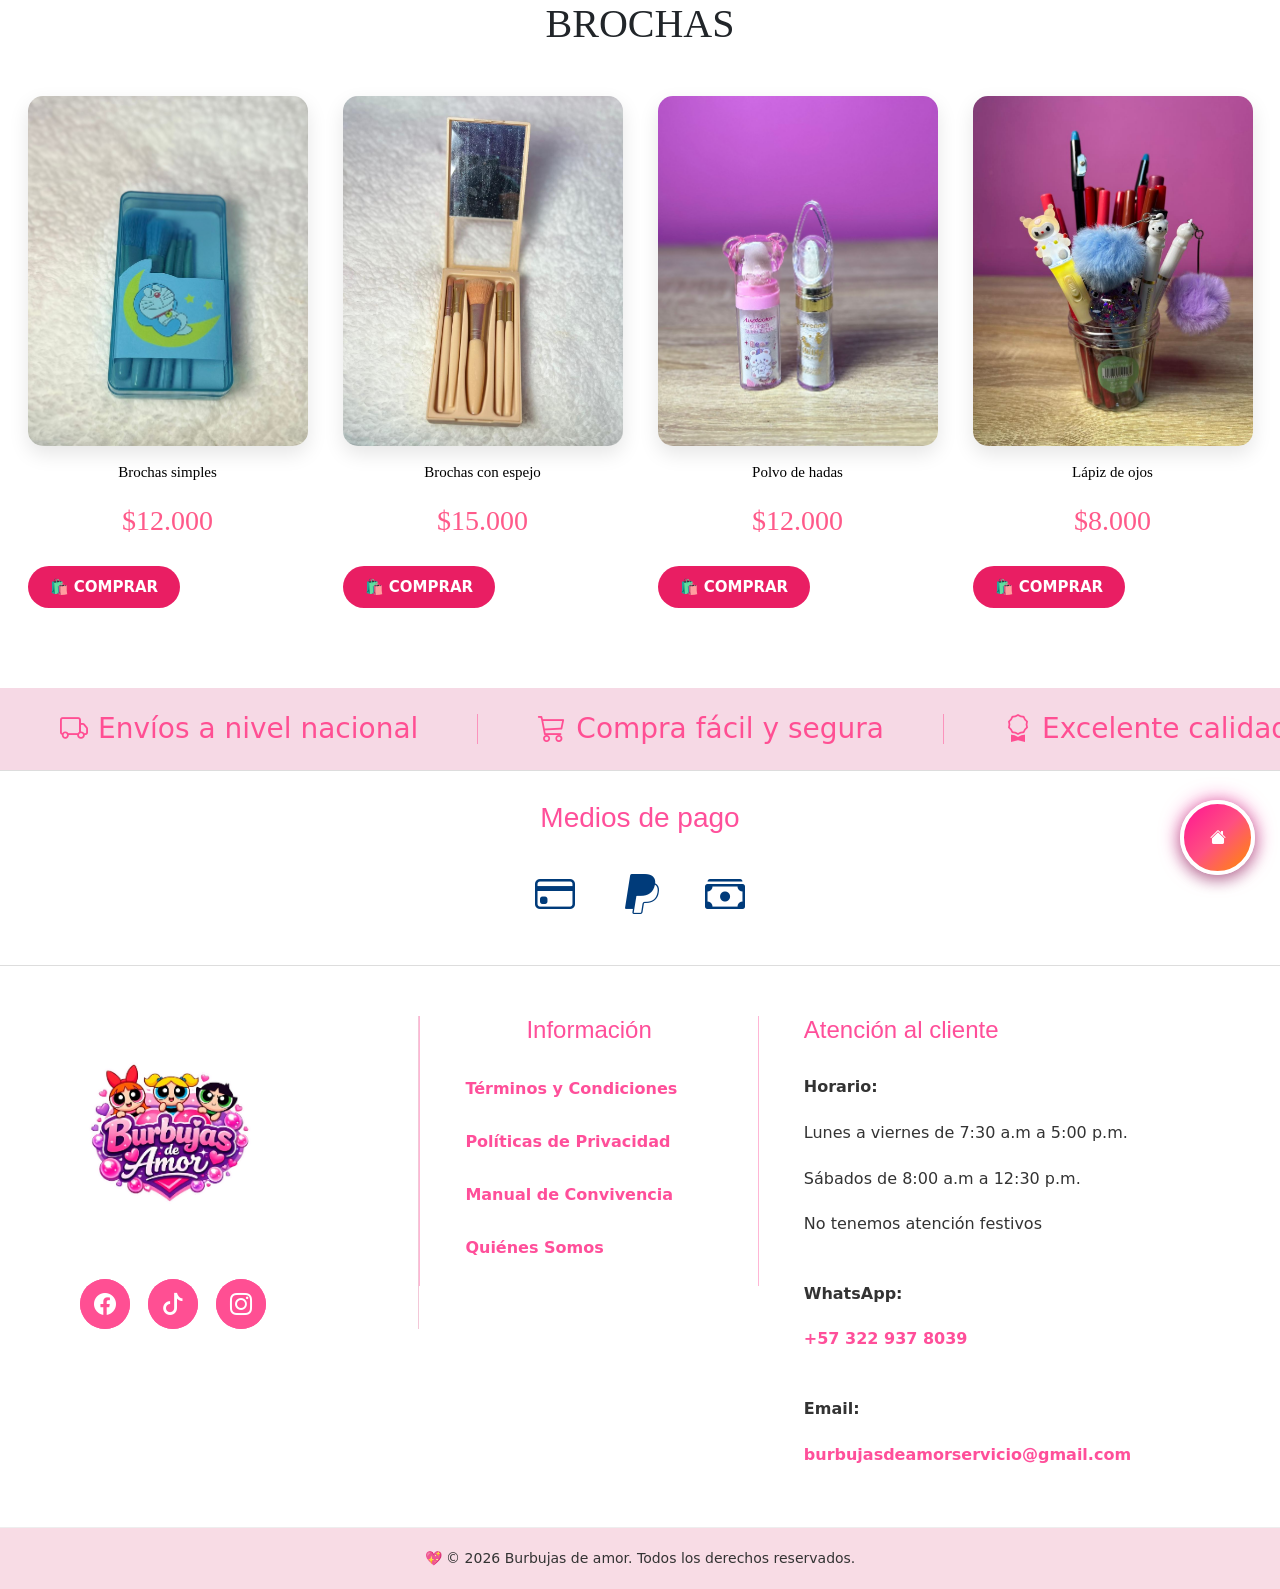
<file: brochas.html>
<!DOCTYPE html>
<html lang="es">
<head>

    <meta charset="UTF-8">
    <meta name="viewport" content="width=device-width, initial-scale=1.0">

    <title>Brochas</title>

    <link rel="stylesheet" href="style.css">

    <link href="https://cdn.jsdelivr.net/npm/bootstrap-icons@1.11.3/font/bootstrap-icons.css" rel="stylesheet">

    <link href="https://cdn.jsdelivr.net/npm/bootstrap@5.3.8/dist/css/bootstrap.min.css" rel="stylesheet">

</head>

<body>

<h1 class="titulo-maquillaje">BROCHAS</h1>


<!-- ========================= -->
<!-- PRODUCTOS -->
<!-- ========================= -->

<section class="tarjetas-cuadradas">


    <!-- PRODUCTO 1 -->
    <div class="tarjeta-box producto-whatsapp"
         onclick="comprarProducto('Brochas simples', '$12.000')">

        <div class="tarjeta-hover">

            <img src="31.jpeg"
                 alt="Brochas simples"
                 class="img-principal">

            <img src="30.jpeg"
                 alt="Brochas simples"
                 class="img-hover">

        </div>

        <div class="descripcion">
            <p>Brochas simples</p>
        </div>

        <div class="PRECIOS">
            <p>$12.000</p>
        </div>
    <button class="btn-comprar" onclick="comprarWhatsApp('Mini pañitos humedos', '$3.000')">
    🛍️ COMPRAR
</button>
    </div>


    <!-- PRODUCTO 2 -->
    <div class="tarjeta-box producto-whatsapp"
         onclick="comprarProducto('Brochas con espejo', '$15.000')">

        <div class="tarjeta-hover">

            <img src="32.jpeg"
                 alt="Brochas con espejo"
                 class="img-principal">

            <img src="33.jpeg"
                 alt="Brochas con espejo"
                 class="img-hover">

        </div>

        <div class="descripcion">
            <p>Brochas con espejo</p>
        </div>

        <div class="PRECIOS">
            <p>$15.000</p>
        </div>
    <button class="btn-comprar" onclick="comprarWhatsApp('Mini pañitos humedos', '$3.000')">
    🛍️ COMPRAR
</button>
    </div>


    <!-- PRODUCTO 3 -->
    <div class="tarjeta-box producto-whatsapp"
         onclick="comprarProducto('Polvo de hadas', '$12.000')">

        <div class="tarjeta-hover">

            <img src="34.jpeg"
                 alt="Polvo de hadas"
                 class="img-principal">

            <img src="34.jpeg"
                 alt="Polvo de hadas"
                 class="img-hover">

        </div>

        <div class="descripcion">
            <p>Polvo de hadas</p>
        </div>

        <div class="PRECIOS">
            <p>$12.000</p>
        </div>
    <button class="btn-comprar" onclick="comprarWhatsApp('Mini pañitos humedos', '$3.000')">
    🛍️ COMPRAR
</button>
    </div>


    <!-- PRODUCTO 4 -->
    <div class="tarjeta-box producto-whatsapp"
         onclick="comprarProducto('Lápiz de ojos', '$8.000')">

        <div class="tarjeta-hover">

            <img src="99.jpeg"
                 alt="Lápiz de ojos"
                 class="img-principal">

            <img src="99.jpeg"
                 alt="Lápiz de ojos"
                 class="img-hover">

        </div>

        <div class="descripcion">
            <p>Lápiz de ojos</p>
        </div>

        <div class="PRECIOS">
            <p>$8.000</p>
        </div>
    <button class="btn-comprar" onclick="comprarWhatsApp('Mini pañitos humedos', '$3.000')">
    🛍️ COMPRAR
</button>
    </div>


</section>


<!-- ========================= -->
<!-- CARRUSEL DE BENEFICIOS -->
<!-- ========================= -->

<section class="beneficios-carousel">

    <div class="beneficios-track">

        <div class="beneficio-item">
            <i class="bi bi-truck"></i>
            <span>Envíos a nivel nacional</span>
        </div>

        <div class="beneficio-item">
            <i class="bi bi-cart3"></i>
            <span>Compra fácil y segura</span>
        </div>

        <div class="beneficio-item">
            <i class="bi bi-award"></i>
            <span>Excelente calidad</span>
        </div>

        <div class="beneficio-item">
            <i class="bi bi-headset"></i>
            <span>Asesoría personalizada</span>
        </div>


        <!-- REPETICIÓN -->

        <div class="beneficio-item">
            <i class="bi bi-truck"></i>
            <span>Envíos a nivel nacional</span>
        </div>

        <div class="beneficio-item">
            <i class="bi bi-cart3"></i>
            <span>Compra fácil y segura</span>
        </div>

        <div class="beneficio-item">
            <i class="bi bi-award"></i>
            <span>Excelente calidad</span>
        </div>

        <div class="beneficio-item">
            <i class="bi bi-headset"></i>
            <span>Asesoría personalizada</span>
        </div>

    </div>

</section>


<!-- ========================= -->
<!-- FOOTER -->
<!-- ========================= -->

<footer class="footer">


    <!-- MEDIOS DE PAGO -->

    <div class="footer-pagos">

        <h3>Medios de pago</h3>

         <div class="pagos-icons">

      <i class="bi bi-credit-card"></i>

      <i class="bi bi-paypal"></i>

      <i class="bi bi-cash-stack"></i>

    </div>

    </div>


    <!-- CONTENIDO DEL FOOTER -->

    <div class="footer-contenido">


        <!-- LOGO Y REDES -->

        <div class="footer-col logo-col">

            <img
                src="logo pagina-Photoroom.png"
                alt="Burbujas de amor"
                class="footer-logo"
            >


            <!-- REDES -->

            <div class="redes-footer">

                <!-- FACEBOOK -->

                <a
                    href="https://www.facebook.com/share/18ZwjiJ9HL/"
                    target="_blank"
                >

                    <i class="bi bi-facebook"></i>

                </a>


                <!-- TIKTOK -->

                <a
                    href="https://www.tiktok.com/@burbujasdeamor07?_r=1&_t=ZS-96kM7lQDz44"
                    target="_blank"
                >

                    <i class="bi bi-tiktok"></i>

                </a>


                <!-- INSTAGRAM -->

                <a
                    href="https://www.instagram.com/burbujasdeamor1104?igsh=eDU2M284YXBydGN5"
                    target="_blank"
                >

                    <i class="bi bi-instagram"></i>

                </a>

            </div>

        </div>


        <!-- INFORMACIÓN -->

        <div class="footer-col">

            <h4>Información</h4>

            <ul>

                <li>
                    <a href="terminos.html">
                        Términos y Condiciones
                    </a>
                </li>

                <li>
                    <a href="privacidad.html">
                        Políticas de Privacidad
                    </a>
                </li>

                <li>
                    <a href="convivencia.html">
                        Manual de Convivencia
                    </a>
                </li>

                <li>
                    <a href="quienes-somos.html">
                        Quiénes Somos
                    </a>
                </li>
            </ul>

        </div>


        


        <!-- ATENCIÓN AL CLIENTE -->

        <div class="footer-col">

            <h4>Atención al cliente</h4>

            <p>
                <strong>Horario:</strong>
            </p>

            <p>
                Lunes a viernes de 7:30 a.m a 5:00 p.m.
            </p>

            <p>
                Sábados de 8:00 a.m a 12:30 p.m.
            </p>

            <p>
                No tenemos atención festivos
            </p>

            <br>


            <!-- WHATSAPP -->

            <p>
                <strong>WhatsApp:</strong>
            </p>

            <p>

                <a
                    href="https://wa.me/573229378039"
                    target="_blank"
                >

                    +57 322 937 8039

                </a>

            </p>

            <br>


            <!-- EMAIL -->

            <p>
                <strong>Email:</strong>
            </p>

            <p class="footer-email">

                <a
                    href="https://mail.google.com/mail/?view=cm&fs=1&to=burbujasdeamorservicio@gmail.com"
                    target="_blank"
                >

                    burbujasdeamorservicio@gmail.com

                </a>

            </p>

        </div>

    </div>


    <!-- COPYRIGHT -->

    <div class="footer-copy">

        <p>
            💖 © 2026 Burbujas de amor. Todos los derechos reservados.
        </p>

    </div>


</footer>


<!-- ========================= -->
<!-- FUNCIÓN WHATSAPP -->
<!-- ========================= -->

<script>

function comprarProducto(nombre, precio) {

    const numero = "573229378039";

    const mensaje =
        "Hola, Burbujas de amor 💖\n\n" +
        "Estoy interesado/a en este producto:\n\n" +
        "🛍️ Producto: " + nombre + "\n" +
        "💰 Precio: " + precio + "\n\n" +
        "Quisiera recibir más información.";

    const url =
        "https://wa.me/" +
        numero +
        "?text=" +
        encodeURIComponent(mensaje);

    window.open(url, "_blank");

}

</script>
<a href="index.html" class="boton-inicio" title="Volver al inicio">
    <i class="bi bi-house-fill"></i>
</a>

</body>
</html>
</file>
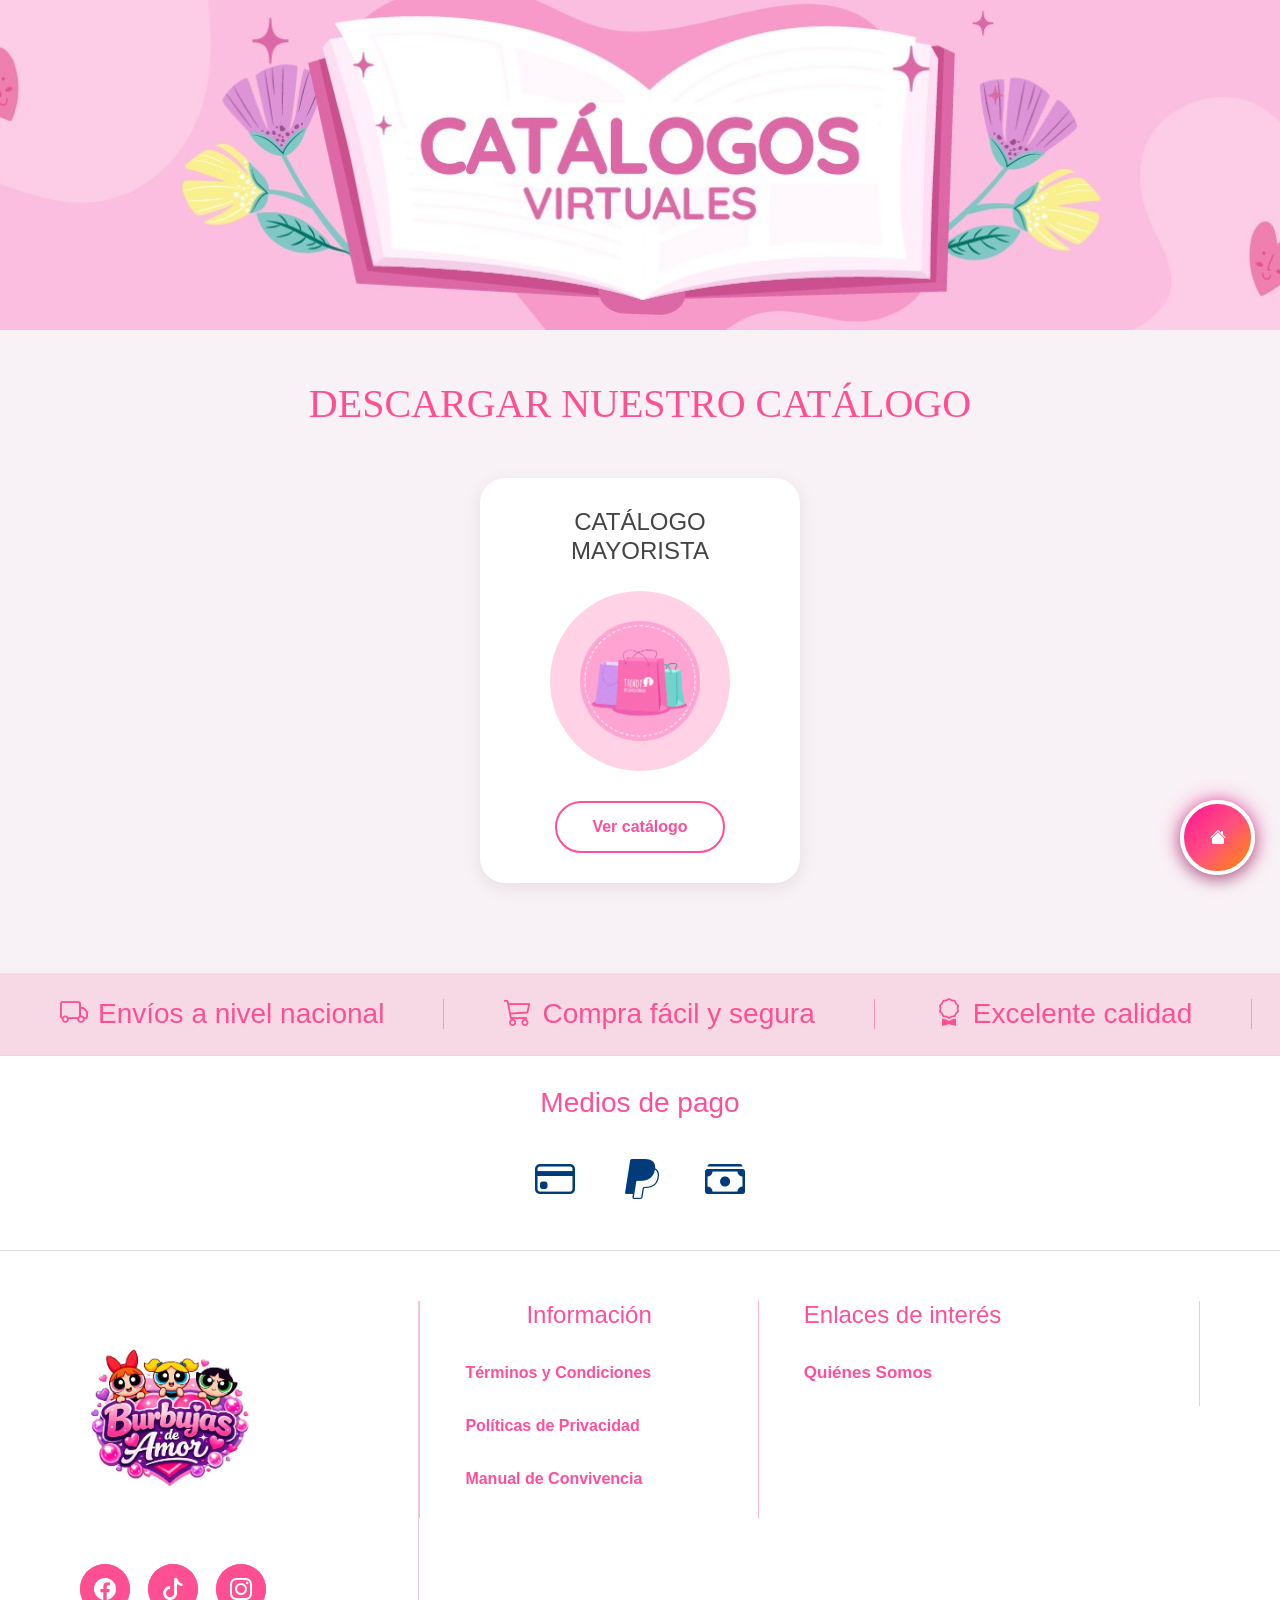
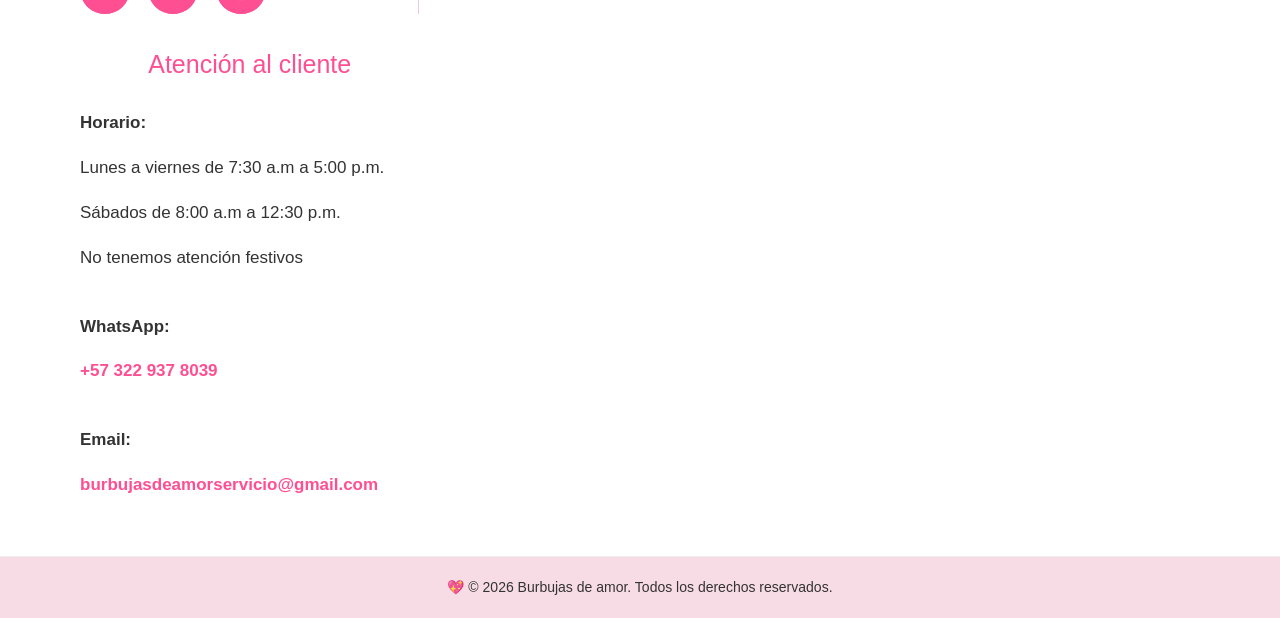
<file: catalogos.html>
<!DOCTYPE html>
<html lang="en">
<head>
    <meta charset="UTF-8">
    <meta name="viewport" content="width=device-width, initial-scale=1.0">
    <title>catalogos</title>
    <link href="https://cdn.jsdelivr.net/npm/bootstrap-icons@1.11.3/font/bootstrap-icons.css" rel="stylesheet">
<link href="https://cdn.jsdelivr.net/npm/bootstrap@5.3.8/dist/css/bootstrap.min.css" rel="stylesheet">
<link rel="stylesheet" href="style.css">
</head>
<body>

<!-- BANNER -->
<section class="banner-catalogos">

    <img src="7 car.jpg" alt="">

</section>


<!-- CONTENIDO -->
<section class="catalogos-section">

    <h1>
        DESCARGAR NUESTRO CATÁLOGO
    </h1>

    <!-- TARJETA -->
    <div class="catalogo-card">

        <h2>CATÁLOGO MAYORISTA</h2>

        <div class="catalogo-img">

            <img src="cat1.png" alt="">

        </div>

        <a href="https://canva.link/oxy0o9qrtifzsau" download class="btn-catalogo">
            Ver catálogo
        </a>

    </div>

</section>

</body>
</html>

    <section class="beneficios-carousel">

  <div class="beneficios-track">

    <!-- BLOQUE ORIGINAL -->
    <div class="beneficio-item">
      <i class="bi bi-truck"></i>
      <span>Envíos a nivel nacional</span>
    </div>

    <div class="beneficio-item">
      <i class="bi bi-cart3"></i>
      <span>Compra fácil y segura</span>
    </div>

    <div class="beneficio-item">
      <i class="bi bi-award"></i>
      <span>Excelente calidad</span>
    </div>

    <div class="beneficio-item">
      <i class="bi bi-headset"></i>
      <span>Asesoría personalizada</span>
    </div>

    <!-- DUPLICADO -->
    <div class="beneficio-item">
      <i class="bi bi-truck"></i>
      <span>Envíos a nivel nacional</span>
    </div>

    <div class="beneficio-item">
      <i class="bi bi-cart3"></i>
      <span>Compra fácil y segura</span>
    </div>

    <div class="beneficio-item">
      <i class="bi bi-award"></i>
      <span>Excelente calidad</span>
    </div>

    <div class="beneficio-item">
      <i class="bi bi-headset"></i>
      <span>Asesoría personalizada</span>
    </div>

  </div>

</section>





<footer class="footer">

  <!-- MÉTODOS DE PAGO -->
  <div class="footer-pagos">

    <h3>Medios de pago</h3>

    <div class="pagos-icons">
      <i class="bi bi-credit-card"></i>
      <i class="bi bi-paypal"></i>

      <i class="bi bi-cash-stack"></i>
    </div>

  </div>

  <!-- CONTENIDO -->
  <div class="footer-contenido">

    <!-- LOGO -->
    <div class="footer-col logo-col">

      <img src="logo pagina-Photoroom.png" alt="" class="footer-logo">

   <!-- REDES -->
<div class="redes-footer">

  <!-- FACEBOOK -->
  <a href="https://www.facebook.com/share/18ZwjiJ9HL/" target="_blank">
    <i class="bi bi-facebook"></i>
  </a>

  <!-- TIKTOK -->
  <a href="https://www.tiktok.com/@burbujasdeamor07?_r=1&_t=ZS-96kM7lQDz44" target="_blank">
    <i class="bi bi-tiktok"></i>
  </a>

  <!-- INSTAGRAM -->
  <a href="https://www.instagram.com/burbujasdeamor1104?igsh=eDU2M284YXBydGN5" target="_blank">
    <i class="bi bi-instagram"></i>
  </a>

</div>

    </div>

  <!-- INFORMACIÓN -->
<div class="footer-col">

    <h4>Información</h4>

    <ul>
        <li><a href="terminos.html">Términos y Condiciones</a></li>
        <li><a href="privacidad.html">Políticas de Privacidad</a></li>
        <li><a href="convivencia.html">Manual de Convivencia</a></li>
    </ul>

</div>


<!-- ENLACES DE INTERÉS -->
<div class="footer-col">

    <h4>Enlaces de interés</h4>

    <ul>
        <li><a href="quienes-somos.html">Quiénes Somos</a></li>

    </ul>

</div>
  

    <!-- CONTACTO -->
    <div class="footer-col">

      <h4>Atención al cliente</h4>

      <p><strong>Horario:</strong></p>

      <p>
        Lunes a viernes de 7:30 a.m a 5:00 p.m.
      </p>

      <p>
        Sábados de 8:00 a.m a 12:30 p.m.
      </p>

      <p>No tenemos atención festivos</p>

      <br>

     <p><strong>WhatsApp:</strong></p>

<p>
    <a href="https://wa.me/573229378039" target="_blank">
        +57 322 937 8039
    </a>
</p>

      <br>

<p><strong>Email:</strong></p>

<p class="footer-email">
    <a href="https://mail.google.com/mail/?view=cm&fs=1&to=burbujasdeamorservicio@gmail.com" target="_blank">
        burbujasdeamorservicio@gmail.com
    </a>
</p>

    </div>

  </div>

  <!-- COPYRIGHT -->
  <div class="footer-copy">

    <p>
      💖 © 2026 Burbujas de amor. Todos los derechos reservados.
    </p>

  </div>

</footer>
<!-- BOTÓN FLOTANTE PARA VOLVER AL INICIO -->

<a href="index.html" class="boton-inicio" title="Volver al inicio">
    <i class="bi bi-house-fill"></i>
</a>
</body>
</html>
</file>
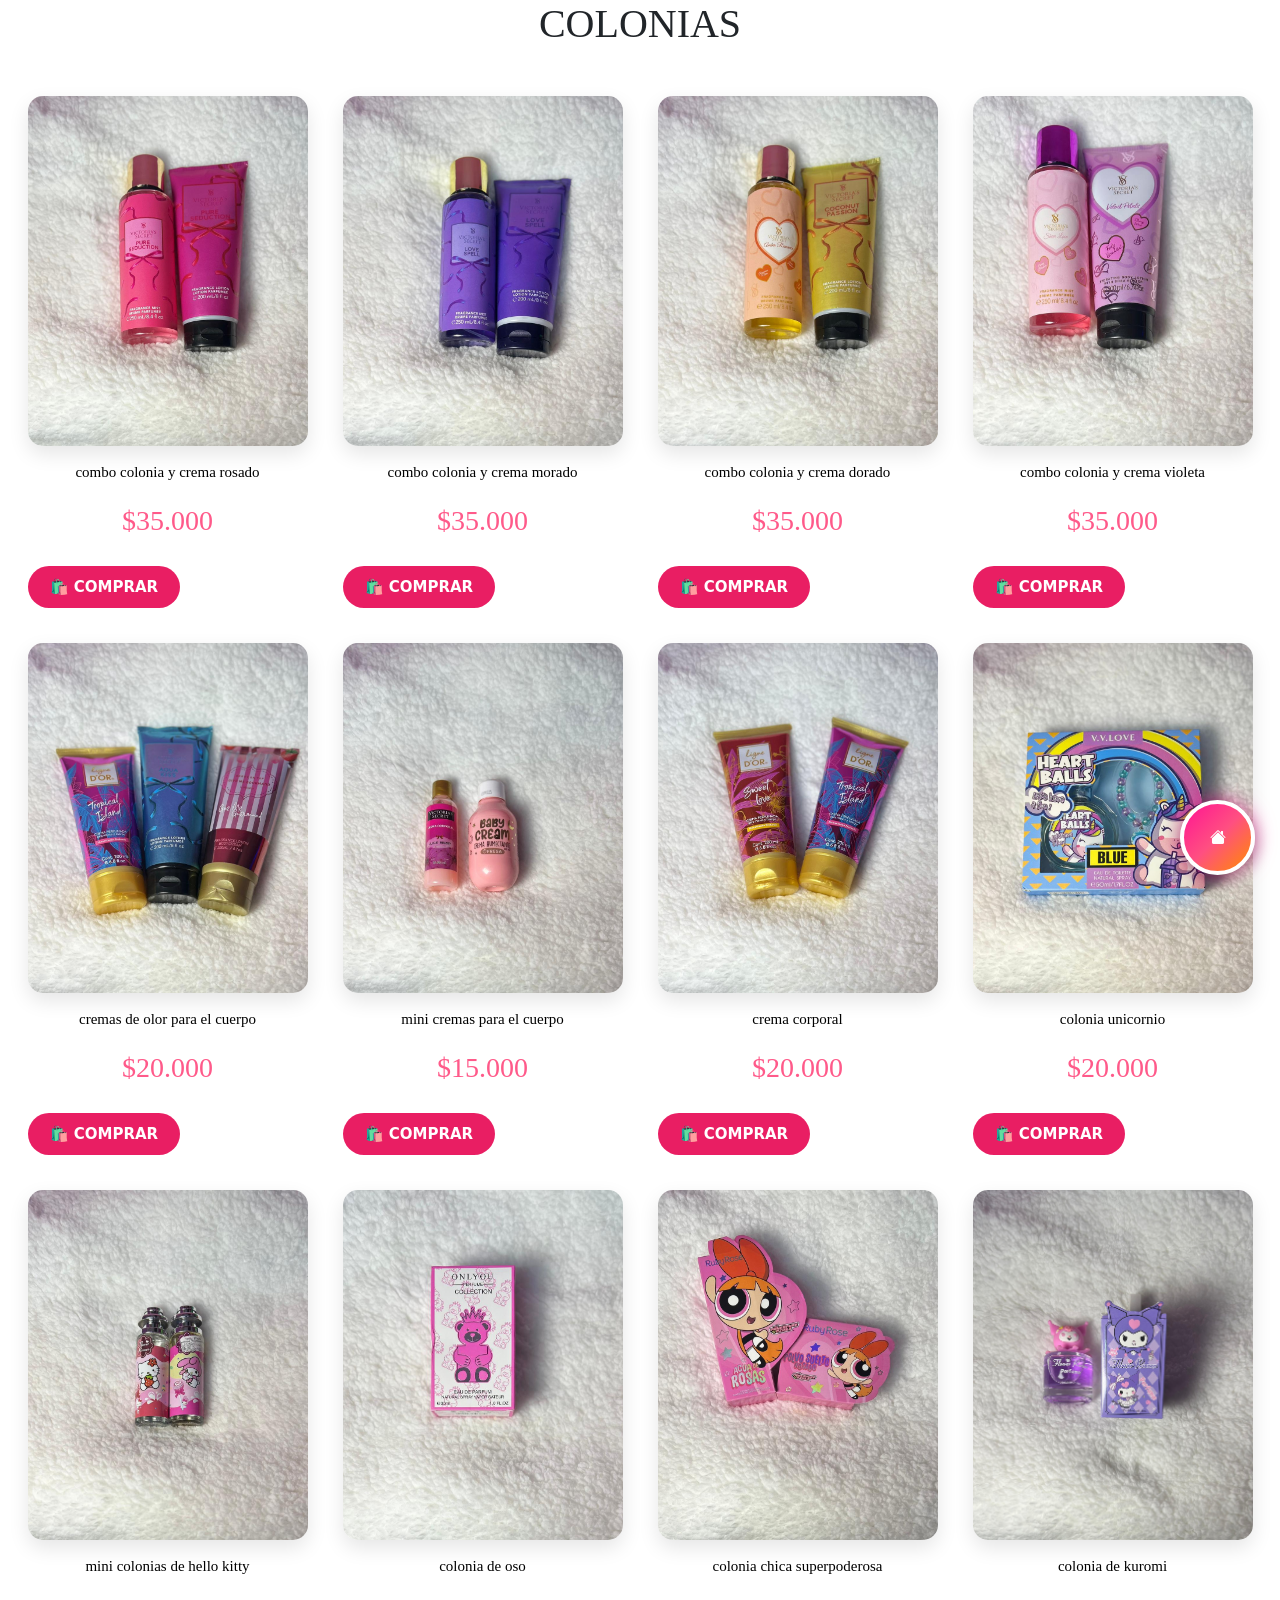
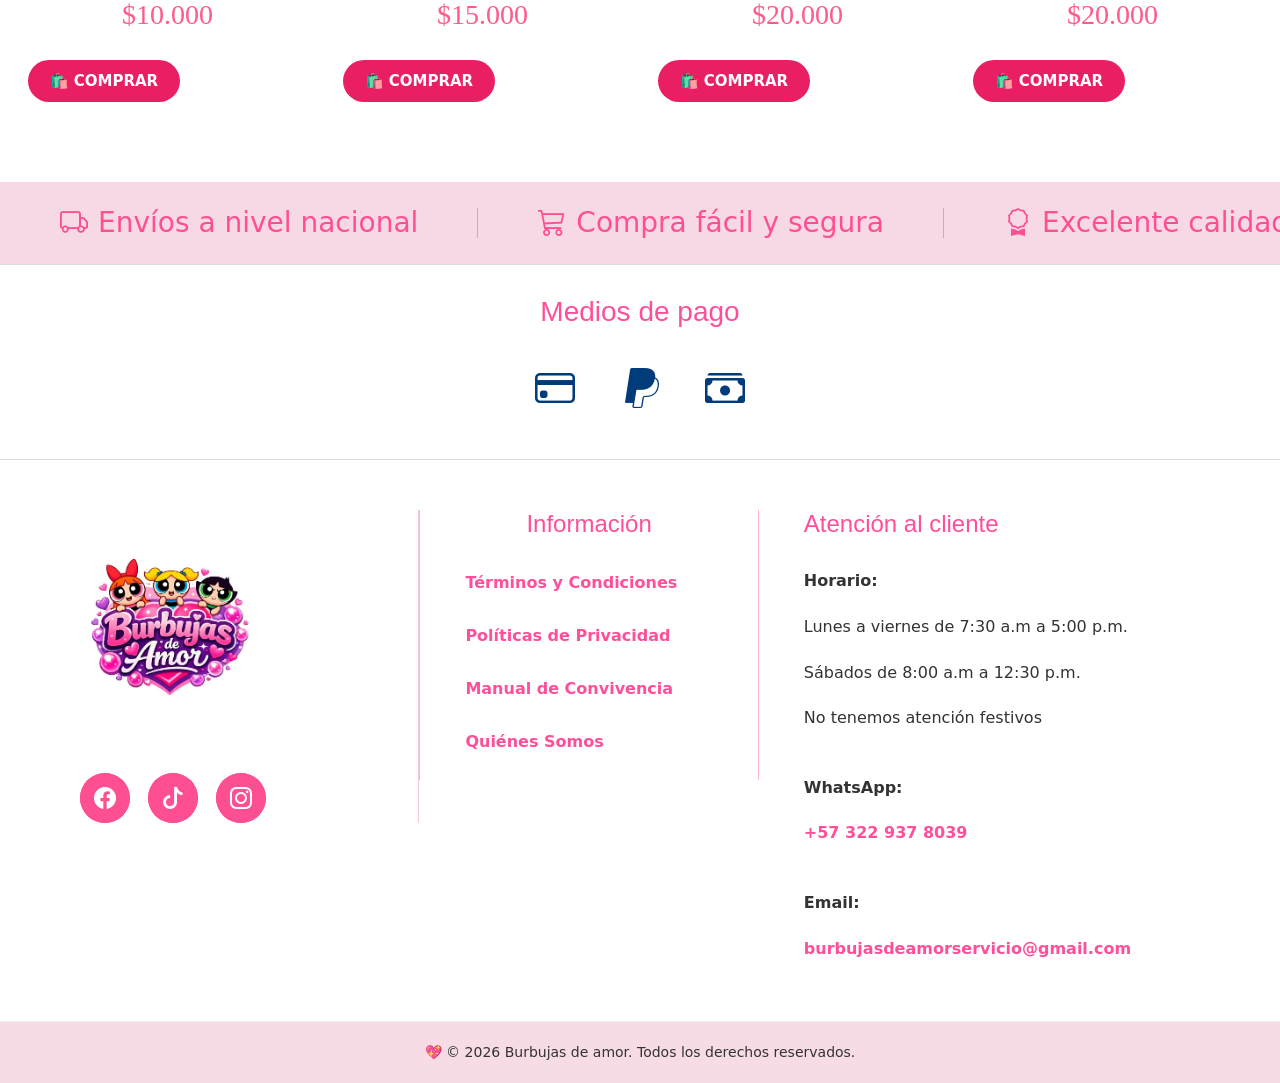
<file: colonias.html>
<!DOCTYPE html>
<html lang="es">
<head>

    <meta charset="UTF-8">
    <meta name="viewport" content="width=device-width, initial-scale=1.0">

    <title>Colonias</title>

    <link rel="stylesheet" href="style.css">

    <link href="https://cdn.jsdelivr.net/npm/bootstrap-icons@1.11.3/font/bootstrap-icons.css" rel="stylesheet">

    <link href="https://cdn.jsdelivr.net/npm/bootstrap@5.3.8/dist/css/bootstrap.min.css" rel="stylesheet">

</head>

<body>

<h1 class="titulo-maquillaje">COLONIAS</h1>


<section class="tarjetas-cuadradas">


    <!-- PRODUCTO 1 -->
    <div class="tarjeta-box producto-whatsapp"
         onclick="comprarProducto('Combo colonia y crema rosado', '$35.000')">

        <div class="tarjeta-hover">

            <img src="125.jpeg"
                 alt="Combo colonia y crema rosado"
                 class="img-principal">

            <img src="125.jpeg"
                 alt="Combo colonia y crema rosado"
                 class="img-hover">

        </div>

        <div class="descripcion">
            <p>combo colonia y crema rosado</p>
        </div>

        <div class="PRECIOS">
            <p>$35.000</p>
        </div>
    <button class="btn-comprar" onclick="comprarWhatsApp('Mini pañitos humedos', '$3.000')">
    🛍️ COMPRAR
</button>
    </div>


    <!-- PRODUCTO 2 -->
    <div class="tarjeta-box producto-whatsapp"
         onclick="comprarProducto('Combo colonia y crema morado', '$35.000')">

        <div class="tarjeta-hover">

            <img src="126.jpeg"
                 alt="Combo colonia y crema morado"
                 class="img-principal">

            <img src="126.jpeg"
                 alt="Combo colonia y crema morado"
                 class="img-hover">

        </div>

        <div class="descripcion">
            <p>combo colonia y crema morado</p>
        </div>

        <div class="PRECIOS">
            <p>$35.000</p>
        </div>
    <button class="btn-comprar" onclick="comprarWhatsApp('Mini pañitos humedos', '$3.000')">
    🛍️ COMPRAR
</button>
    </div>


    <!-- PRODUCTO 3 -->
    <div class="tarjeta-box producto-whatsapp"
         onclick="comprarProducto('Combo colonia y crema dorado', '$35.000')">

        <div class="tarjeta-hover">

            <img src="127.jpeg"
                 alt="Combo colonia y crema dorado"
                 class="img-principal">

            <img src="127.jpeg"
                 alt="Combo colonia y crema dorado"
                 class="img-hover">

        </div>

        <div class="descripcion">
            <p>combo colonia y crema dorado</p>
        </div>

        <div class="PRECIOS">
            <p>$35.000</p>
        </div>
    <button class="btn-comprar" onclick="comprarWhatsApp('Mini pañitos humedos', '$3.000')">
    🛍️ COMPRAR
</button>
    </div>


    <!-- PRODUCTO 4 -->
    <div class="tarjeta-box producto-whatsapp"
         onclick="comprarProducto('Combo colonia y crema violeta', '$35.000')">

        <div class="tarjeta-hover">

            <img src="128.jpeg"
                 alt="Combo colonia y crema violeta"
                 class="img-principal">

            <img src="128.jpeg"
                 alt="Combo colonia y crema violeta"
                 class="img-hover">

        </div>

        <div class="descripcion">
            <p>combo colonia y crema violeta</p>
        </div>

        <div class="PRECIOS">
            <p>$35.000</p>
        </div>
    <button class="btn-comprar" onclick="comprarWhatsApp('Mini pañitos humedos', '$3.000')">
    🛍️ COMPRAR
</button>
    </div>


    <!-- PRODUCTO 5 -->
    <div class="tarjeta-box producto-whatsapp"
         onclick="comprarProducto('Cremas de olor para el cuerpo', '$20.000')">

        <div class="tarjeta-hover">

            <img src="129.jpeg"
                 alt="Cremas de olor para el cuerpo"
                 class="img-principal">

            <img src="129.jpeg"
                 alt="Cremas de olor para el cuerpo"
                 class="img-hover">

        </div>

        <div class="descripcion">
            <p>cremas de olor para el cuerpo</p>
        </div>

        <div class="PRECIOS">
            <p>$20.000</p>
        </div>
    <button class="btn-comprar" onclick="comprarWhatsApp('Mini pañitos humedos', '$3.000')">
    🛍️ COMPRAR
</button>
    </div>


    <!-- PRODUCTO 6 -->
    <div class="tarjeta-box producto-whatsapp"
         onclick="comprarProducto('Mini cremas para el cuerpo', '$15.000')">

        <div class="tarjeta-hover">

            <img src="130.jpeg"
                 alt="Mini cremas para el cuerpo"
                 class="img-principal">

            <img src="130.jpeg"
                 alt="Mini cremas para el cuerpo"
                 class="img-hover">

        </div>

        <div class="descripcion">
            <p>mini cremas para el cuerpo</p>
        </div>

        <div class="PRECIOS">
            <p>$15.000</p>
        </div>
    <button class="btn-comprar" onclick="comprarWhatsApp('Mini pañitos humedos', '$3.000')">
    🛍️ COMPRAR
</button>
    </div>


    <!-- PRODUCTO 7 -->
    <div class="tarjeta-box producto-whatsapp"
         onclick="comprarProducto('Crema corporal', '$20.000')">

        <div class="tarjeta-hover">

            <img src="131.jpeg"
                 alt="Crema corporal"
                 class="img-principal">

            <img src="131.jpeg"
                 alt="Crema corporal"
                 class="img-hover">

        </div>

        <div class="descripcion">
            <p>crema corporal</p>
        </div>

        <div class="PRECIOS">
            <p>$20.000</p>
        </div>
    <button class="btn-comprar" onclick="comprarWhatsApp('Mini pañitos humedos', '$3.000')">
    🛍️ COMPRAR
</button>
    </div>


    <!-- PRODUCTO 8 -->
    <div class="tarjeta-box producto-whatsapp"
         onclick="comprarProducto('Colonia unicornio', '$20.000')">

        <div class="tarjeta-hover">

            <img src="133.jpeg"
                 alt="Colonia unicornio"
                 class="img-principal">

            <img src="134.jpeg"
                 alt="Colonia unicornio"
                 class="img-hover">

        </div>

        <div class="descripcion">
            <p>colonia unicornio</p>
        </div>

        <div class="PRECIOS">
            <p>$20.000</p>
        </div>
    <button class="btn-comprar" onclick="comprarWhatsApp('Mini pañitos humedos', '$3.000')">
    🛍️ COMPRAR
</button>
    </div>


    <!-- PRODUCTO 9 -->
    <div class="tarjeta-box producto-whatsapp"
         onclick="comprarProducto('Mini colonias de Hello Kitty', '$10.000')">

        <div class="tarjeta-hover">

            <img src="135.jpeg"
                 alt="Mini colonias de Hello Kitty"
                 class="img-principal">

            <img src="135.jpeg"
                 alt="Mini colonias de Hello Kitty"
                 class="img-hover">

        </div>

        <div class="descripcion">
            <p>mini colonias de hello kitty</p>
        </div>

        <div class="PRECIOS">
            <p>$10.000</p>
        </div>
    <button class="btn-comprar" onclick="comprarWhatsApp('Mini pañitos humedos', '$3.000')">
    🛍️ COMPRAR
</button>
    </div>


    <!-- PRODUCTO 10 -->
    <div class="tarjeta-box producto-whatsapp"
         onclick="comprarProducto('Colonia de oso', '$15.000')">

        <div class="tarjeta-hover">

            <img src="136.jpeg"
                 alt="Colonia de oso"
                 class="img-principal">

            <img src="137.jpeg"
                 alt="Colonia de oso"
                 class="img-hover">

        </div>

        <div class="descripcion">
            <p>colonia de oso</p>
        </div>

        <div class="PRECIOS">
            <p>$15.000</p>
        </div>
    <button class="btn-comprar" onclick="comprarWhatsApp('Mini pañitos humedos', '$3.000')">
    🛍️ COMPRAR
</button>
    </div>


    <!-- PRODUCTO 11 -->
    <div class="tarjeta-box producto-whatsapp"
         onclick="comprarProducto('Colonia chica superpoderosa', '$20.000')">

        <div class="tarjeta-hover">

            <img src="138.jpeg"
                 alt="Colonia chica superpoderosa"
                 class="img-principal">

            <img src="139.jpeg"
                 alt="Colonia chica superpoderosa"
                 class="img-hover">

        </div>

        <div class="descripcion">
            <p>colonia chica superpoderosa</p>
        </div>

        <div class="PRECIOS">
            <p>$20.000</p>
        </div>
    <button class="btn-comprar" onclick="comprarWhatsApp('Mini pañitos humedos', '$3.000')">
    🛍️ COMPRAR
</button>
    </div>


    <!-- PRODUCTO 12 -->
    <div class="tarjeta-box producto-whatsapp"
         onclick="comprarProducto('Colonia de Kuromi', '$20.000')">

        <div class="tarjeta-hover">

            <img src="141.jpeg"
                 alt="Colonia de Kuromi"
                 class="img-principal">

            <img src="145.jpeg"
                 alt="Colonia de Kuromi"
                 class="img-hover">

        </div>

        <div class="descripcion">
            <p>colonia de kuromi</p>
        </div>

        <div class="PRECIOS">
            <p>$20.000</p>
        </div>
    <button class="btn-comprar" onclick="comprarWhatsApp('Mini pañitos humedos', '$3.000')">
    🛍️ COMPRAR
</button>
    </div>


</section>


<!-- ========================= -->
<!-- CARRUSEL FINAL -->
<!-- ========================= -->

<section class="beneficios-carousel">

    <div class="beneficios-track">

        <div class="beneficio-item">
            <i class="bi bi-truck"></i>
            <span>Envíos a nivel nacional</span>
        </div>

        <div class="beneficio-item">
            <i class="bi bi-cart3"></i>
            <span>Compra fácil y segura</span>
        </div>

        <div class="beneficio-item">
            <i class="bi bi-award"></i>
            <span>Excelente calidad</span>
        </div>

        <div class="beneficio-item">
            <i class="bi bi-headset"></i>
            <span>Asesoría personalizada</span>
        </div>

        <div class="beneficio-item">
            <i class="bi bi-truck"></i>
            <span>Envíos a nivel nacional</span>
        </div>

        <div class="beneficio-item">
            <i class="bi bi-cart3"></i>
            <span>Compra fácil y segura</span>
        </div>

        <div class="beneficio-item">
            <i class="bi bi-award"></i>
            <span>Excelente calidad</span>
        </div>

        <div class="beneficio-item">
            <i class="bi bi-headset"></i>
            <span>Asesoría personalizada</span>
        </div>

    </div>

</section>


<!-- ========================= -->
<!-- FOOTER -->
<!-- ========================= -->

<footer class="footer">

    <div class="footer-pagos">

        <h3>Medios de pago</h3>

         <div class="pagos-icons">

      <i class="bi bi-credit-card"></i>

      <i class="bi bi-paypal"></i>

      <i class="bi bi-cash-stack"></i>

    </div>

    </div>


    <div class="footer-contenido">


        <!-- LOGO -->

        <div class="footer-col logo-col">

            <img
                src="logo pagina-Photoroom.png"
                alt="Burbujas de amor"
                class="footer-logo"
            >

            <div class="redes-footer">

                <a
                    href="https://www.facebook.com/share/18ZwjiJ9HL/"
                    target="_blank"
                >
                    <i class="bi bi-facebook"></i>
                </a>

                <a
                    href="https://www.tiktok.com/@burbujasdeamor07?_r=1&_t=ZS-96kM7lQDz44"
                    target="_blank"
                >
                    <i class="bi bi-tiktok"></i>
                </a>

                <a
                    href="https://www.instagram.com/burbujasdeamor1104?igsh=eDU2M284YXBydGN5"
                    target="_blank"
                >
                    <i class="bi bi-instagram"></i>
                </a>

            </div>

        </div>


        <!-- INFORMACIÓN -->

        <div class="footer-col">

            <h4>Información</h4>

            <ul>

                <li>
                    <a href="terminos.html">
                        Términos y Condiciones
                    </a>
                </li>

                <li>
                    <a href="privacidad.html">
                        Políticas de Privacidad
                    </a>
                </li>

                <li>
                    <a href="convivencia.html">
                        Manual de Convivencia
                    </a>
                </li>
 <li>
                    <a href="quienes-somos.html">
                        Quiénes Somos
                    </a>
                </li>
            </ul>

        </div>




        <!-- ATENCIÓN AL CLIENTE -->

        <div class="footer-col">

            <h4>Atención al cliente</h4>

            <p>
                <strong>Horario:</strong>
            </p>

            <p>
                Lunes a viernes de 7:30 a.m a 5:00 p.m.
            </p>

            <p>
                Sábados de 8:00 a.m a 12:30 p.m.
            </p>

            <p>
                No tenemos atención festivos
            </p>

            <br>

            <p>
                <strong>WhatsApp:</strong>
            </p>

            <p>
                <a
                    href="https://wa.me/573229378039"
                    target="_blank"
                >
                    +57 322 937 8039
                </a>
            </p>

            <br>

            <p>
                <strong>Email:</strong>
            </p>

            <p class="footer-email">

                <a
                    href="https://mail.google.com/mail/?view=cm&fs=1&to=burbujasdeamorservicio@gmail.com"
                    target="_blank"
                >
                    burbujasdeamorservicio@gmail.com
                </a>

            </p>

        </div>

    </div>


    <!-- COPYRIGHT -->

    <div class="footer-copy">

        <p>
            💖 © 2026 Burbujas de amor. Todos los derechos reservados.
        </p>

    </div>

</footer>


<!-- ========================= -->
<!-- FUNCIÓN WHATSAPP -->
<!-- ========================= -->

<script>

function comprarProducto(nombre, precio) {

    const numero = "573229378039";

    const mensaje =
        "Hola, Burbujas de amor 💖\n\n" +
        "Estoy interesado/a en este producto:\n\n" +
        "🛍️ Producto: " + nombre + "\n" +
        "💰 Precio: " + precio + "\n\n" +
        "Quisiera recibir más información.";

    const url =
        "https://wa.me/" + numero +
        "?text=" + encodeURIComponent(mensaje);

    window.open(url, "_blank");

}

</script>
<a href="index.html" class="boton-inicio" title="Volver al inicio">
    <i class="bi bi-house-fill"></i>
</a>

</body>
</html>
</file>
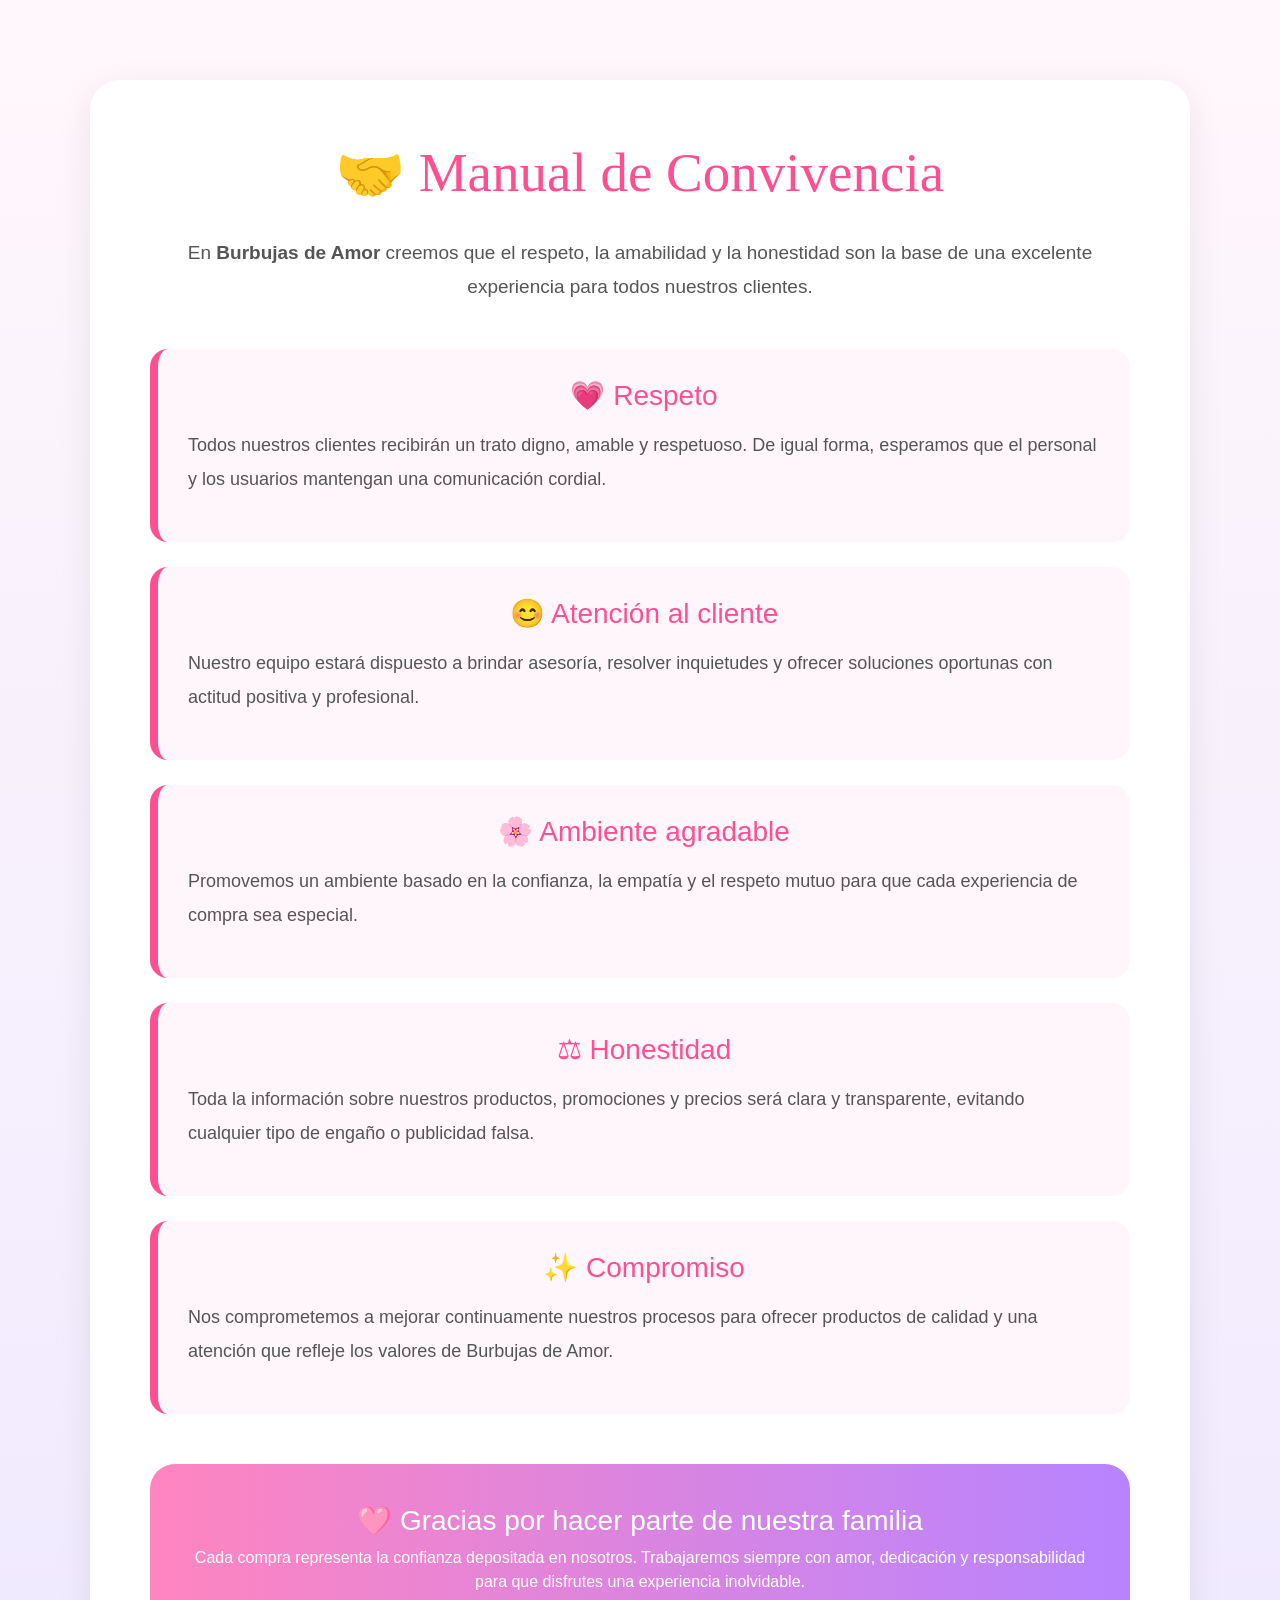
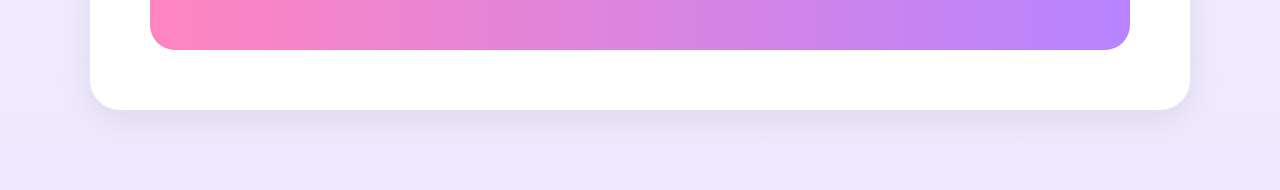
<file: convivencia.html>
<!DOCTYPE html>
<html lang="en">
<head>
    <meta charset="UTF-8">
    <meta name="viewport" content="width=device-width, initial-scale=1.0">
    <title>Convivencia</title>
     <link href="https://cdn.jsdelivr.net/npm/bootstrap-icons@1.11.3/font/bootstrap-icons.css" rel="stylesheet">
<link href="https://cdn.jsdelivr.net/npm/bootstrap@5.3.8/dist/css/bootstrap.min.css" rel="stylesheet">
<link rel="stylesheet" href="style.css">
</head>
<body>
    <section class="convivencia">

    <div class="convivencia-contenido">

        <h1>🤝 Manual de Convivencia</h1>

        <p class="intro">
            En <strong>Burbujas de Amor</strong> creemos que el respeto, la amabilidad y la honestidad
            son la base de una excelente experiencia para todos nuestros clientes.
        </p>

        <div class="convivencia-card">

            <h2>💗 Respeto</h2>

            <p>
                Todos nuestros clientes recibirán un trato digno, amable y respetuoso. De igual forma,
                esperamos que el personal y los usuarios mantengan una comunicación cordial.
            </p>

        </div>

        <div class="convivencia-card">

            <h2>😊 Atención al cliente</h2>

            <p>
                Nuestro equipo estará dispuesto a brindar asesoría, resolver inquietudes y ofrecer
                soluciones oportunas con actitud positiva y profesional.
            </p>

        </div>

        <div class="convivencia-card">

            <h2>🌸 Ambiente agradable</h2>

            <p>
                Promovemos un ambiente basado en la confianza, la empatía y el respeto mutuo para que
                cada experiencia de compra sea especial.
            </p>

        </div>

        <div class="convivencia-card">

            <h2>⚖ Honestidad</h2>

            <p>
                Toda la información sobre nuestros productos, promociones y precios será clara y
                transparente, evitando cualquier tipo de engaño o publicidad falsa.
            </p>

        </div>

        <div class="convivencia-card">

            <h2>✨ Compromiso</h2>

            <p>
                Nos comprometemos a mejorar continuamente nuestros procesos para ofrecer productos
                de calidad y una atención que refleje los valores de Burbujas de Amor.
            </p>

        </div>

        <div class="mensaje-final">

            <h2>🩷 Gracias por hacer parte de nuestra familia</h2>

            <p>
                Cada compra representa la confianza depositada en nosotros. Trabajaremos siempre
                con amor, dedicación y responsabilidad para que disfrutes una experiencia inolvidable.
            </p>

        </div>

    </div>

</section>
</body>
</html>
</file>
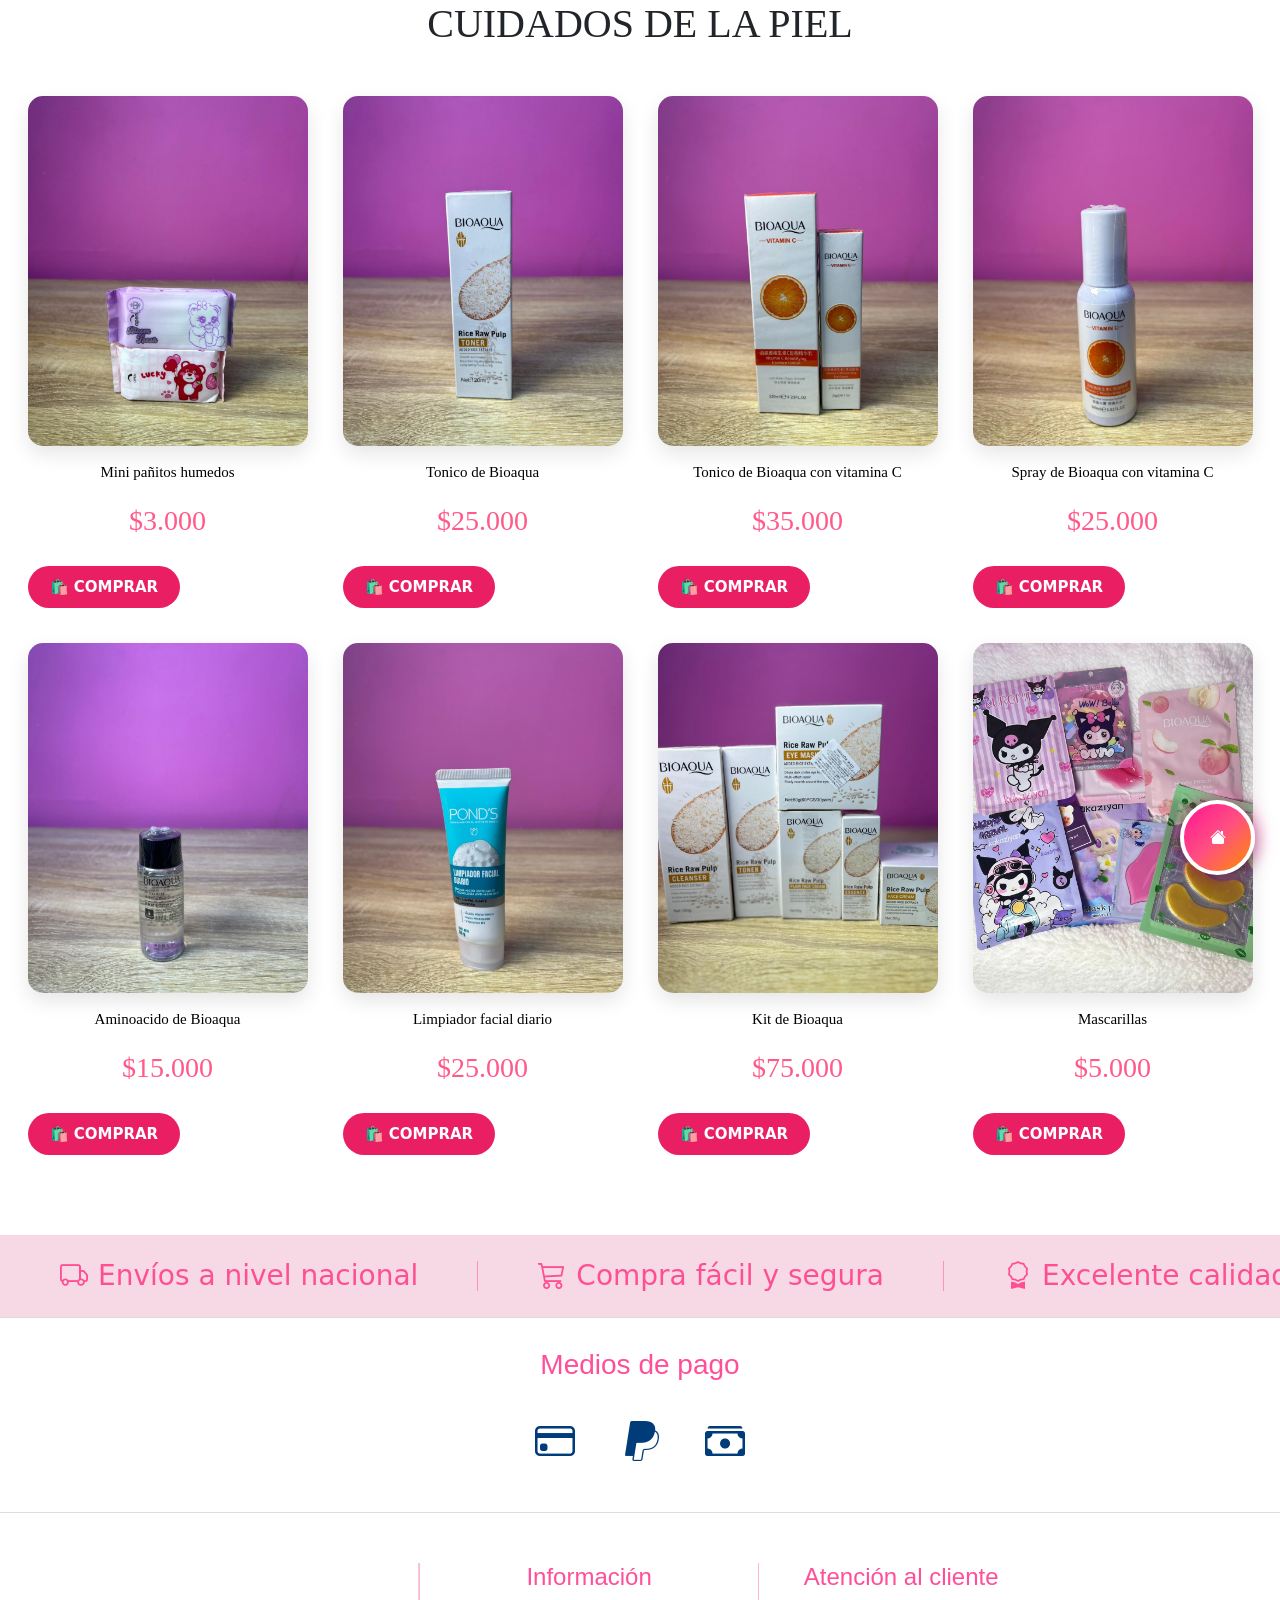
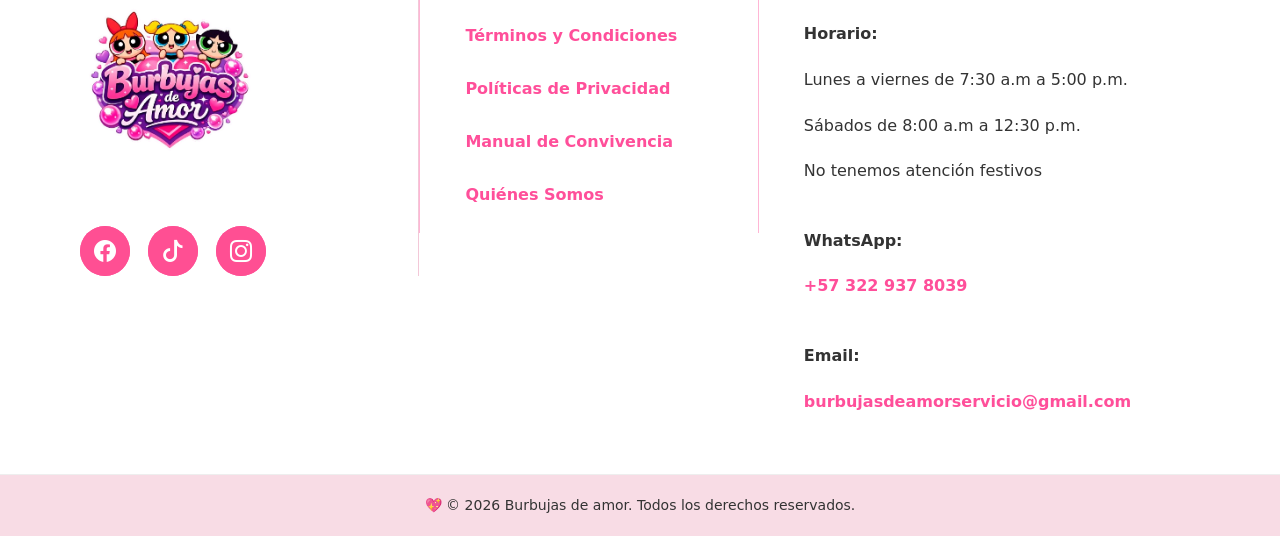
<file: cuidados de la piel.html>
<!DOCTYPE html>
<html lang="en">
<head>
    <meta charset="UTF-8">
    <meta name="viewport" content="width=device-width, initial-scale=1.0">
    <title>cuidados de la piel</title>

    <link rel="stylesheet" href="style.css">

    <link href="https://cdn.jsdelivr.net/npm/bootstrap-icons@1.11.3/font/bootstrap-icons.css" rel="stylesheet">

    <link href="https://cdn.jsdelivr.net/npm/bootstrap@5.3.8/dist/css/bootstrap.min.css" rel="stylesheet">

    <style>
        /* PRODUCTOS CLICKEABLES */
        .tarjetas-cuadradas .tarjeta-box {
            cursor: pointer;
        }
    </style>

</head>

<body>

    <h1 class="titulo-maquillaje">CUIDADOS DE LA PIEL</h1>


    <!-- PRODUCTOS -->
    <section class="tarjetas-cuadradas">

        <!-- TARJETA 1 -->
        <div class="tarjeta-box">

            <div class="tarjeta-hover">
                <img src="86.jpeg" alt="" class="img-principal">
                <img src="86.jpeg" alt="" class="img-hover">
            </div>

            <div class="descripcion">
                <p>Mini pañitos humedos</p>
            </div>

            <div class="PRECIOS">
                <p>$3.000</p>
            </div>
    <button class="btn-comprar" onclick="comprarWhatsApp('Mini pañitos humedos', '$3.000')">
    🛍️ COMPRAR
</button>
        </div>


        <!-- TARJETA 2 -->
        <div class="tarjeta-box">

            <div class="tarjeta-hover">
                <img src="106.jpeg" alt="" class="img-principal">
                <img src="106.jpeg" alt="" class="img-hover">
            </div>

            <div class="descripcion">
                <p>Tonico de Bioaqua</p>
            </div>

            <div class="PRECIOS">
                <p>$25.000</p>
            </div>
    <button class="btn-comprar" onclick="comprarWhatsApp('Mini pañitos humedos', '$3.000')">
    🛍️ COMPRAR
</button>
        </div>


        <!-- TARJETA 3 -->
        <div class="tarjeta-box">

            <div class="tarjeta-hover">
                <img src="108.jpeg" alt="" class="img-principal">
                <img src="108.jpeg" alt="" class="img-hover">
            </div>

            <div class="descripcion">
                <p>Tonico de Bioaqua con vitamina C</p>
            </div>

            <div class="PRECIOS">
                <p>$35.000</p>
            </div>
    <button class="btn-comprar" onclick="comprarWhatsApp('Mini pañitos humedos', '$3.000')">
    🛍️ COMPRAR
</button>
        </div>


        <!-- TARJETA 4 -->
        <div class="tarjeta-box">

            <div class="tarjeta-hover">
                <img src="109.jpeg" alt="" class="img-principal">
                <img src="109.jpeg" alt="" class="img-hover">
            </div>

            <div class="descripcion">
                <p>Spray de Bioaqua con vitamina C</p>
            </div>

            <div class="PRECIOS">
                <p>$25.000</p>
            </div>
    <button class="btn-comprar" onclick="comprarWhatsApp('Mini pañitos humedos', '$3.000')">
    🛍️ COMPRAR
</button>
        </div>


        <!-- TARJETA 5 -->
        <div class="tarjeta-box">

            <div class="tarjeta-hover">
                <img src="111.jpeg" alt="" class="img-principal">
                <img src="111.jpeg" alt="" class="img-hover">
            </div>

            <div class="descripcion">
                <p>Aminoacido de Bioaqua</p>
            </div>

            <div class="PRECIOS">
                <p>$15.000</p>
            </div>
    <button class="btn-comprar" onclick="comprarWhatsApp('Mini pañitos humedos', '$3.000')">
    🛍️ COMPRAR
</button>
        </div>


        <!-- TARJETA 6 -->
        <div class="tarjeta-box">

            <div class="tarjeta-hover">
                <img src="114.jpeg" alt="" class="img-principal">
                <img src="114.jpeg" alt="" class="img-hover">
            </div>

            <div class="descripcion">
                <p>Limpiador facial diario</p>
            </div>

            <div class="PRECIOS">
                <p>$25.000</p>
            </div>
    <button class="btn-comprar" onclick="comprarWhatsApp('Mini pañitos humedos', '$3.000')">
    🛍️ COMPRAR
</button>
        </div>


        <!-- TARJETA 7 -->
        <div class="tarjeta-box">

            <div class="tarjeta-hover">
                <img src="115.jpeg" alt="" class="img-principal">
                <img src="115.jpeg" alt="" class="img-hover">
            </div>

            <div class="descripcion">
                <p>Kit de Bioaqua</p>
            </div>

            <div class="PRECIOS">
                <p>$75.000</p>
            </div>
    <button class="btn-comprar" onclick="comprarWhatsApp('Mini pañitos humedos', '$3.000')">
    🛍️ COMPRAR
</button>
        </div>


        <!-- TARJETA 8 -->
        <div class="tarjeta-box">

            <div class="tarjeta-hover">
                <img src="116.jpeg" alt="" class="img-principal">
                <img src="116.jpeg" alt="" class="img-hover">
            </div>

            <div class="descripcion">
                <p>Mascarillas</p>
            </div>

            <div class="PRECIOS">
                <p>$5.000</p>
            </div>
    <button class="btn-comprar" onclick="comprarWhatsApp('Mini pañitos humedos', '$3.000')">
    🛍️ COMPRAR
</button>
        </div>

    </section>



    <!-- CARRUSEL FINAL -->
    <section class="beneficios-carousel">

        <div class="beneficios-track">

            <!-- BLOQUE ORIGINAL -->

            <div class="beneficio-item">
                <i class="bi bi-truck"></i>
                <span>Envíos a nivel nacional</span>
            </div>

            <div class="beneficio-item">
                <i class="bi bi-cart3"></i>
                <span>Compra fácil y segura</span>
            </div>

            <div class="beneficio-item">
                <i class="bi bi-award"></i>
                <span>Excelente calidad</span>
            </div>

            <div class="beneficio-item">
                <i class="bi bi-headset"></i>
                <span>Asesoría personalizada</span>
            </div>


            <!-- DUPLICADO -->

            <div class="beneficio-item">
                <i class="bi bi-truck"></i>
                <span>Envíos a nivel nacional</span>
            </div>

            <div class="beneficio-item">
                <i class="bi bi-cart3"></i>
                <span>Compra fácil y segura</span>
            </div>

            <div class="beneficio-item">
                <i class="bi bi-award"></i>
                <span>Excelente calidad</span>
            </div>

            <div class="beneficio-item">
                <i class="bi bi-headset"></i>
                <span>Asesoría personalizada</span>
            </div>

        </div>

    </section>



    <!-- FOOTER -->

    <footer class="footer">


        <!-- MÉTODOS DE PAGO -->

        <div class="footer-pagos">

            <h3>Medios de pago</h3>

            <div class="pagos-icons">

      <i class="bi bi-credit-card"></i>

      <i class="bi bi-paypal"></i>

      <i class="bi bi-cash-stack"></i>

    </div>

        </div>



        <!-- CONTENIDO -->

        <div class="footer-contenido">


            <!-- LOGO -->

            <div class="footer-col logo-col">

                <img src="logo pagina-Photoroom.png" alt="" class="footer-logo">


                <!-- REDES -->

                <div class="redes-footer">


                    <!-- FACEBOOK -->

                    <a href="https://www.facebook.com/share/18ZwjiJ9HL/" target="_blank">

                        <i class="bi bi-facebook"></i>

                    </a>


                    <!-- TIKTOK -->

                    <a href="https://www.tiktok.com/@burbujasdeamor07?_r=1&_t=ZS-96kM7lQDz44" target="_blank">

                        <i class="bi bi-tiktok"></i>

                    </a>


                    <!-- INSTAGRAM -->

                    <a href="https://www.instagram.com/burbujasdeamor1104?igsh=eDU2M284YXBydGN5" target="_blank">

                        <i class="bi bi-instagram"></i>

                    </a>

                </div>

            </div>



            <!-- INFORMACIÓN -->

            <div class="footer-col">

                <h4>Información</h4>

                <ul>

                    <li>
                        <a href="terminos.html">
                            Términos y Condiciones
                        </a>
                    </li>

                    <li>
                        <a href="privacidad.html">
                            Políticas de Privacidad
                        </a>
                    </li>

                    <li>
                        <a href="convivencia.html">
                            Manual de Convivencia
                        </a>
                    </li>
 <li>
                        <a href="quienes-somos.html">
                            Quiénes Somos
                        </a>
                    </li>
                </ul>

            </div>







            <!-- CONTACTO -->

            <div class="footer-col">

                <h4>Atención al cliente</h4>


                <p>
                    <strong>Horario:</strong>
                </p>


                <p>
                    Lunes a viernes de 7:30 a.m a 5:00 p.m.
                </p>


                <p>
                    Sábados de 8:00 a.m a 12:30 p.m.
                </p>


                <p>
                    No tenemos atención festivos
                </p>


                <br>


                <p>
                    <strong>WhatsApp:</strong>
                </p>


                <p>

                    <a href="https://wa.me/573229378039" target="_blank">

                        +57 322 937 8039

                    </a>

                </p>


                <br>


                <p>
                    <strong>Email:</strong>
                </p>


                <p class="footer-email">

                    <a href="https://mail.google.com/mail/?view=cm&fs=1&to=burbujasdeamorservicio@gmail.com"
                       target="_blank">

                        burbujasdeamorservicio@gmail.com

                    </a>

                </p>

            </div>

        </div>



        <!-- COPYRIGHT -->

        <div class="footer-copy">

            <p>
                💖 © 2026 Burbujas de amor. Todos los derechos reservados.
            </p>

        </div>

    </footer>



    <!-- ====================================== -->
    <!-- WHATSAPP PRODUCTOS -->
    <!-- ====================================== -->

    <script>

        document.addEventListener("DOMContentLoaded", function () {


            /* NÚMERO DE WHATSAPP */

            const numeroWhatsApp = "573229378039";


            /* BUSCAR TODOS LOS PRODUCTOS */

            const productos = document.querySelectorAll(
                ".tarjetas-cuadradas .tarjeta-box"
            );


            /* RECORRER LOS PRODUCTOS */

            productos.forEach(function (producto) {


                /* HACER EL PRODUCTO CLICKEABLE */

                producto.style.cursor = "pointer";


                producto.addEventListener("click", function () {


                    /* OBTENER NOMBRE */

                    const nombre =
                        producto
                            .querySelector(".descripcion p")
                            ?.textContent
                            .trim()
                        || "Producto";


                    /* OBTENER PRECIO */

                    const precio =
                        producto
                            .querySelector(".PRECIOS p")
                            ?.textContent
                            .trim()
                        || "Precio no disponible";


                    /* CREAR MENSAJE */

                    const mensaje =

                               "Hola, Burbujas de amor 💖\n\n" +
        "Estoy interesado/a en este producto:\n\n" +
        "🛍️ Producto: " + nombre + "\n" +
        "💰 Precio: " + precio + "\n\n" +
        "Quisiera recibir más información.";


                    /* ABRIR WHATSAPP */

                    window.open(

                        "https://wa.me/" +
                        numeroWhatsApp +
                        "?text=" +
                        mensaje,

                        "_blank"

                    );

                });

            });

        });

    </script>
<a href="index.html" class="boton-inicio" title="Volver al inicio">
    <i class="bi bi-house-fill"></i>
</a>

</body>
</html>
</file>
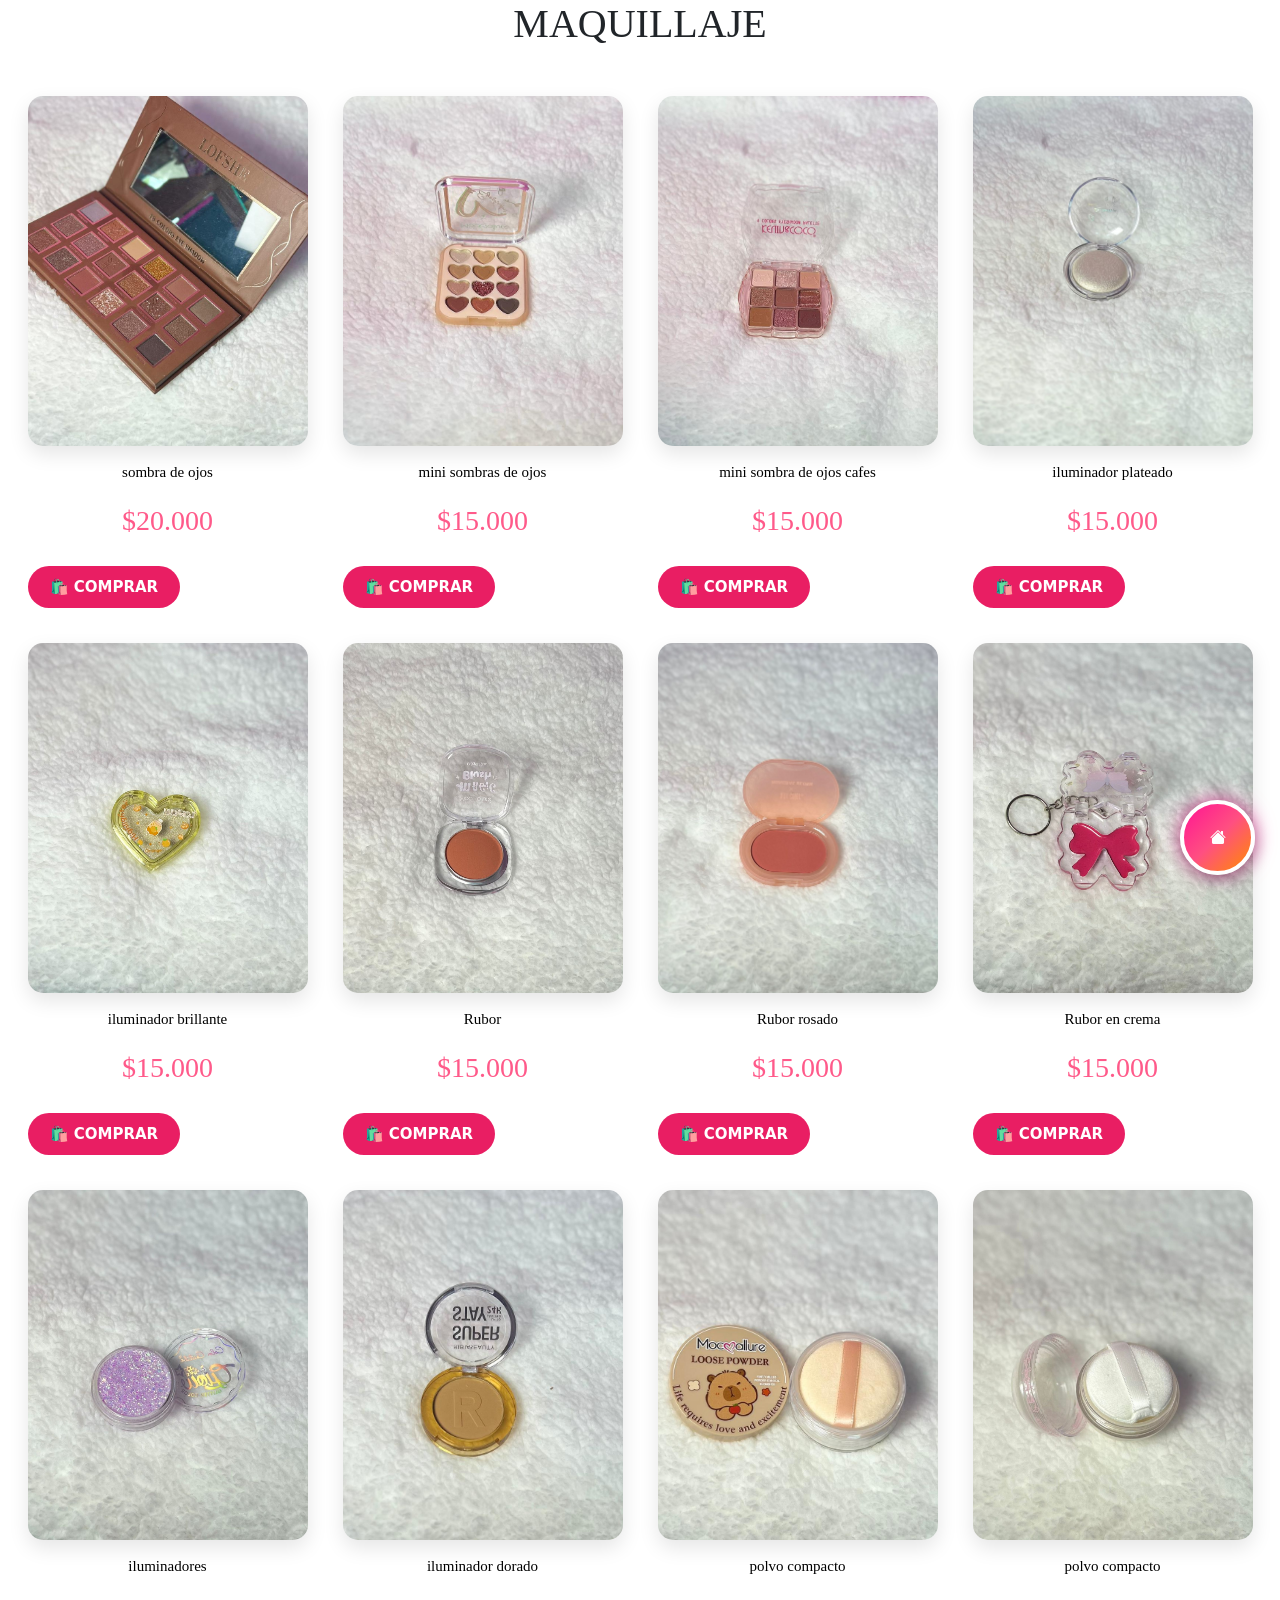
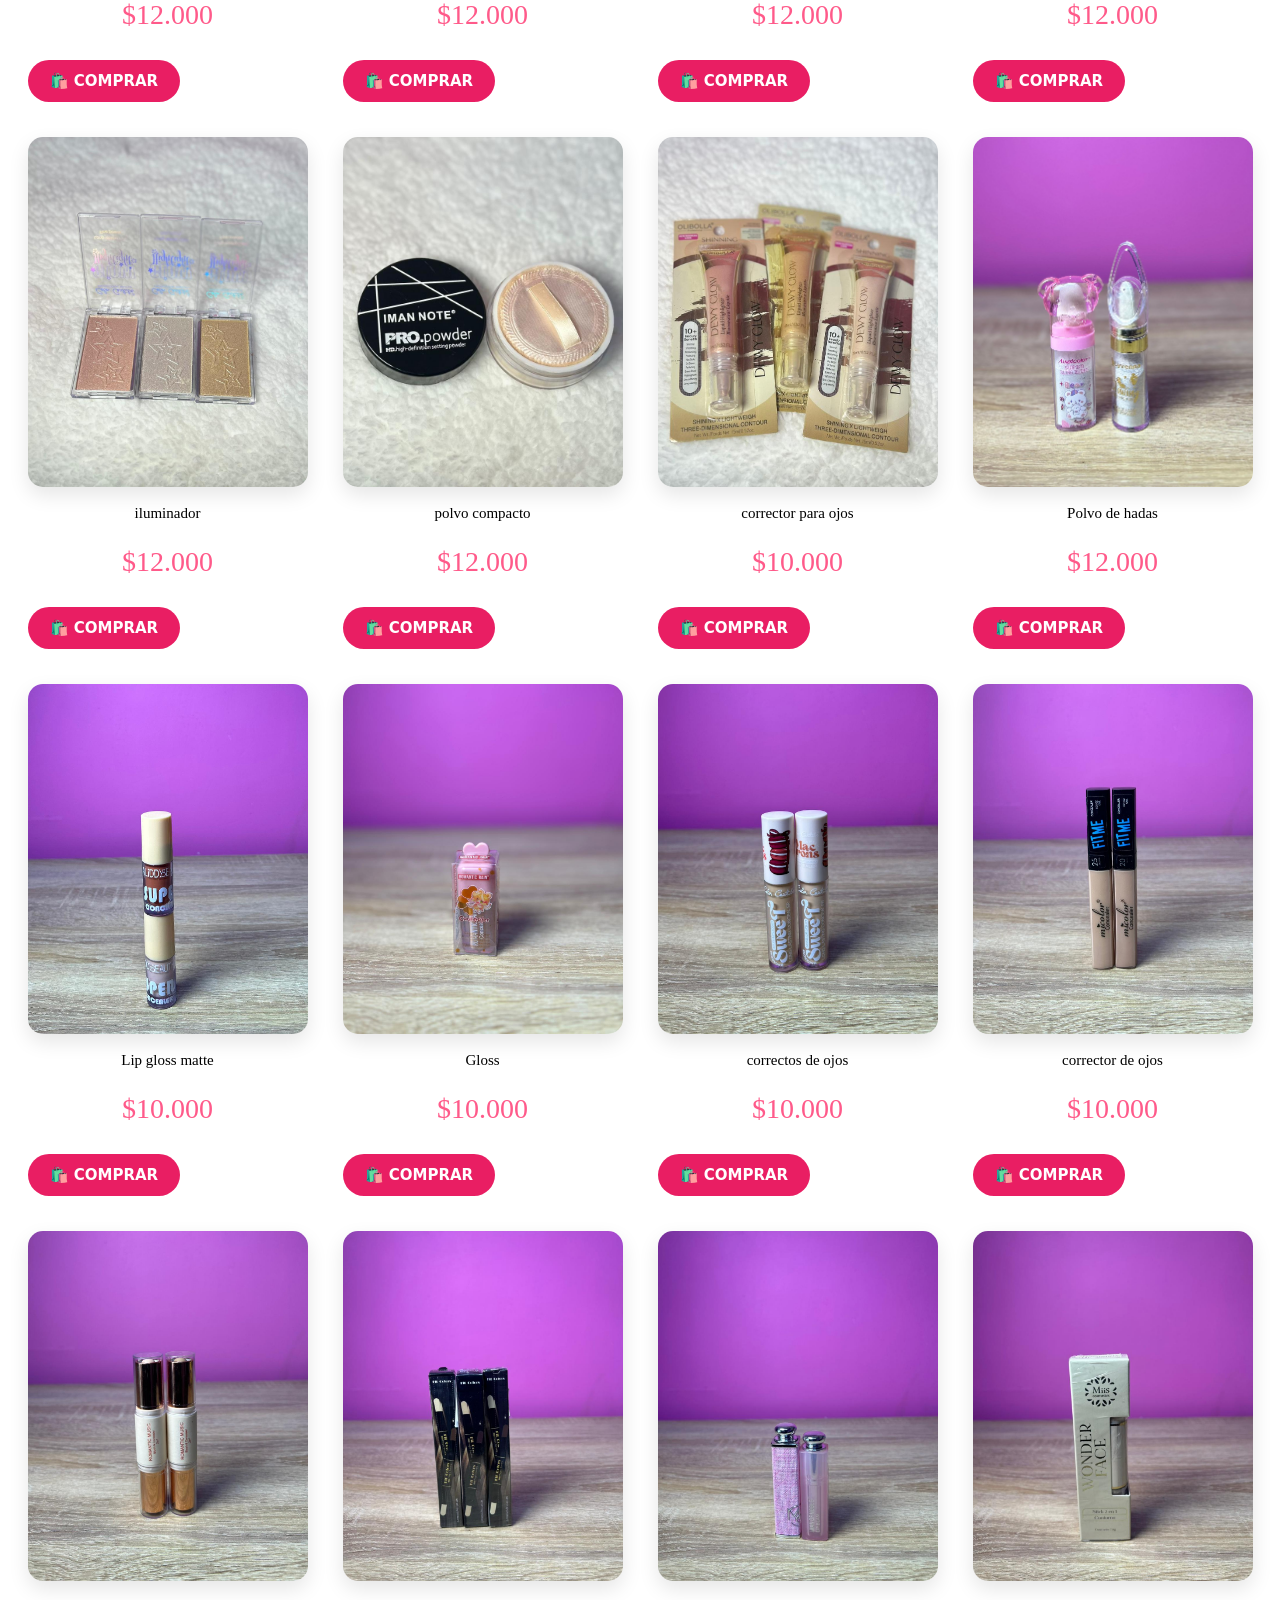
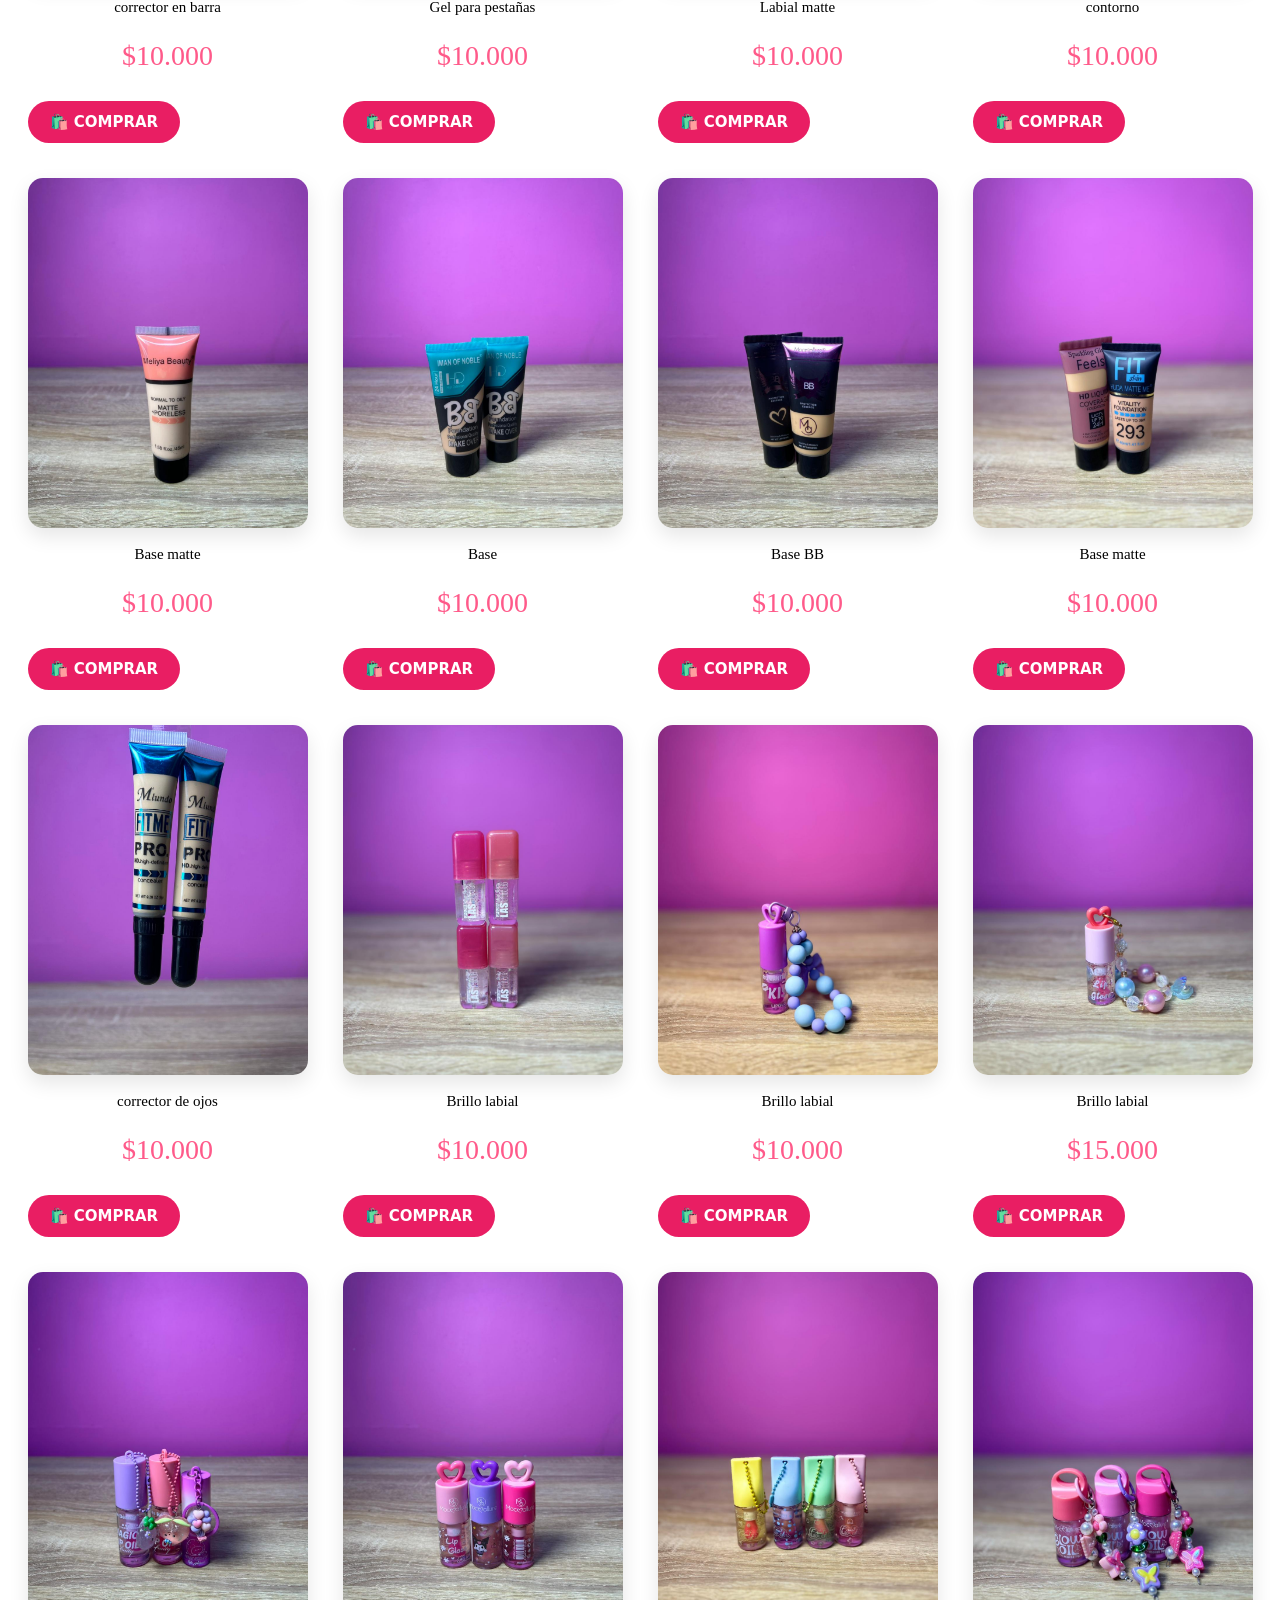
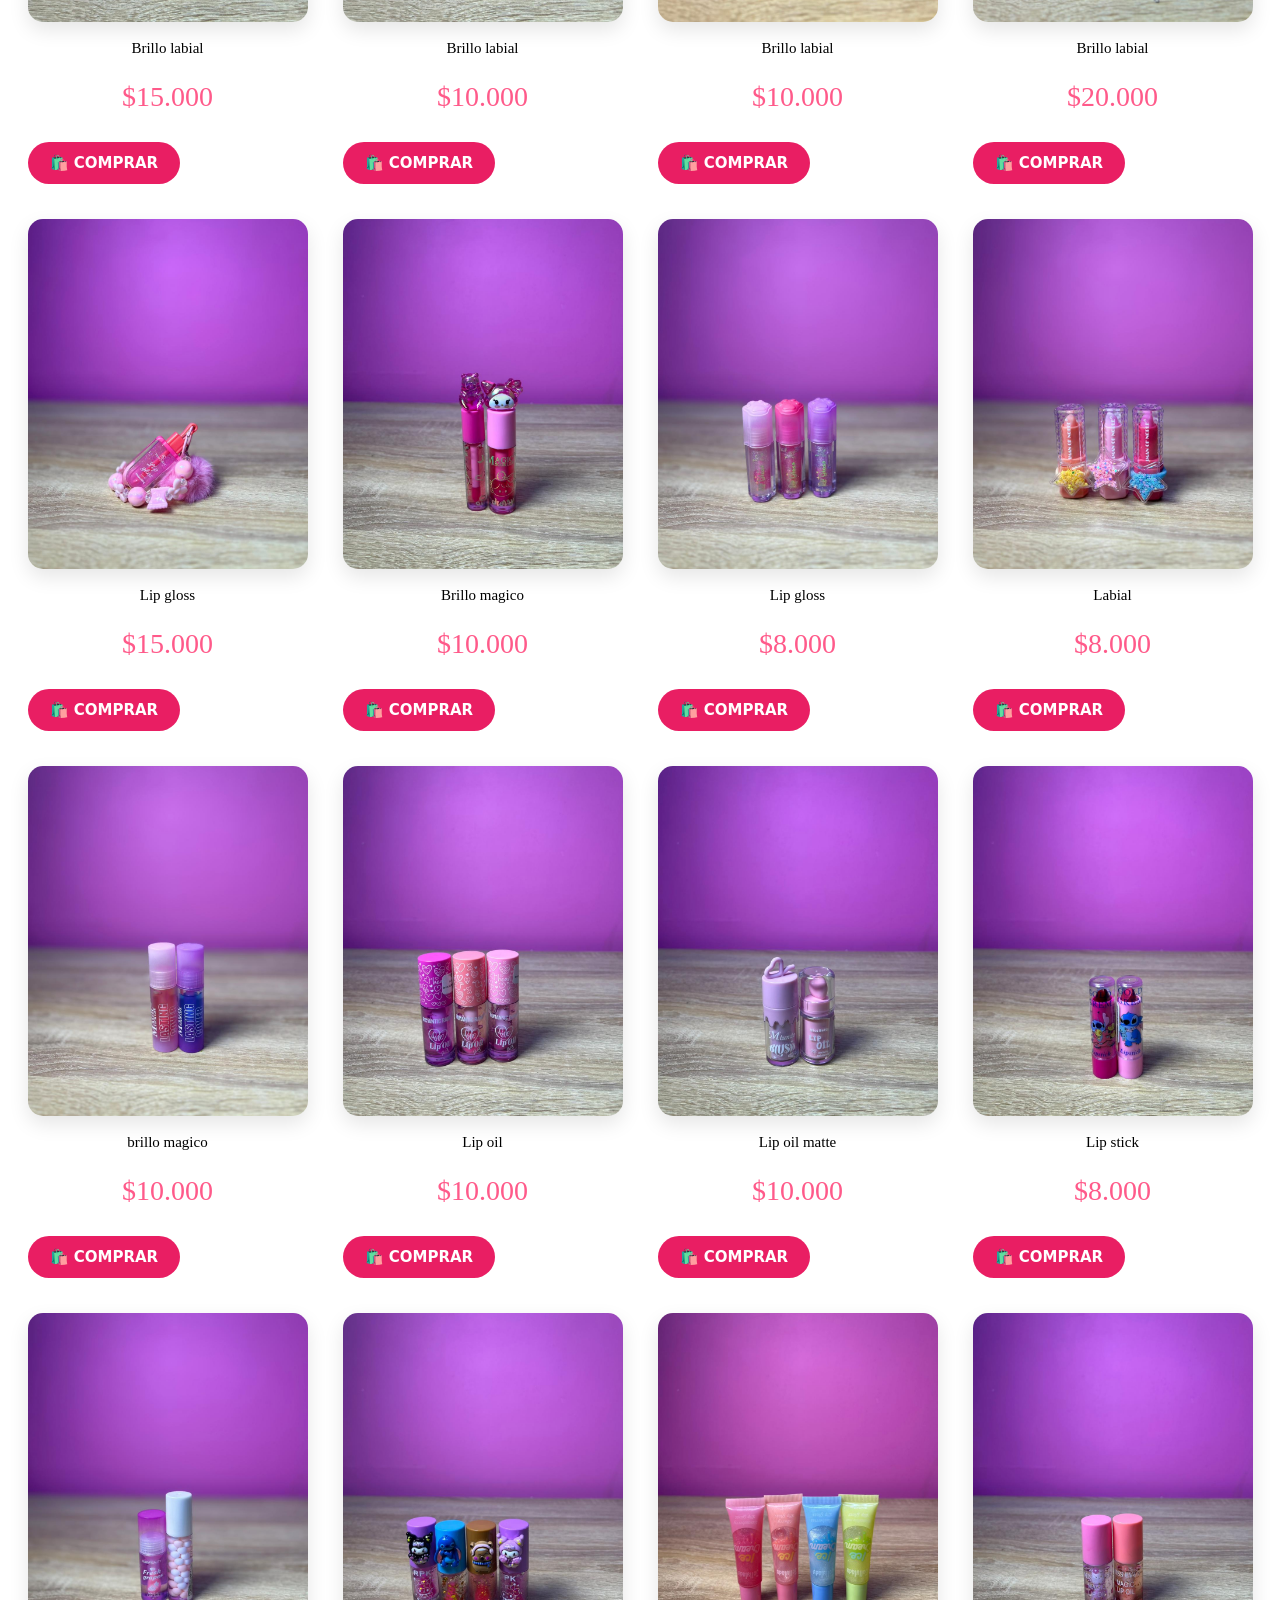
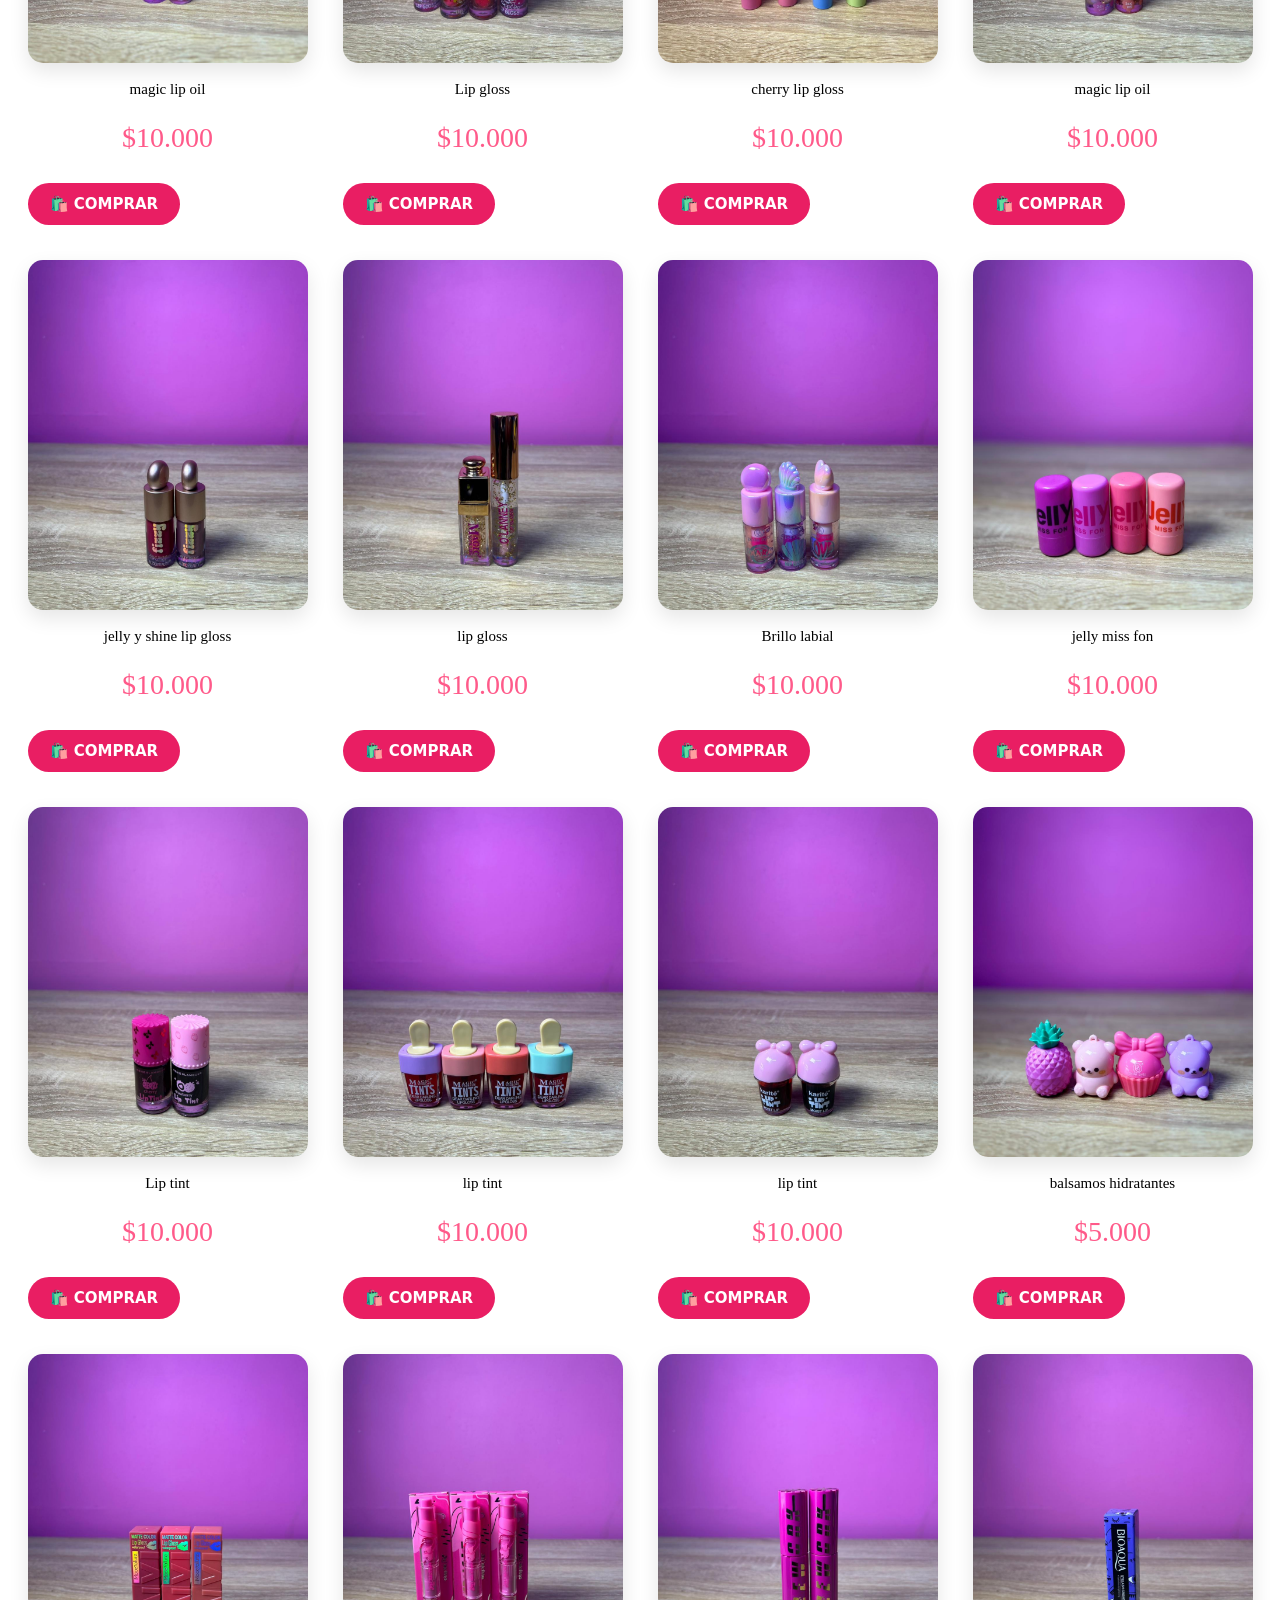
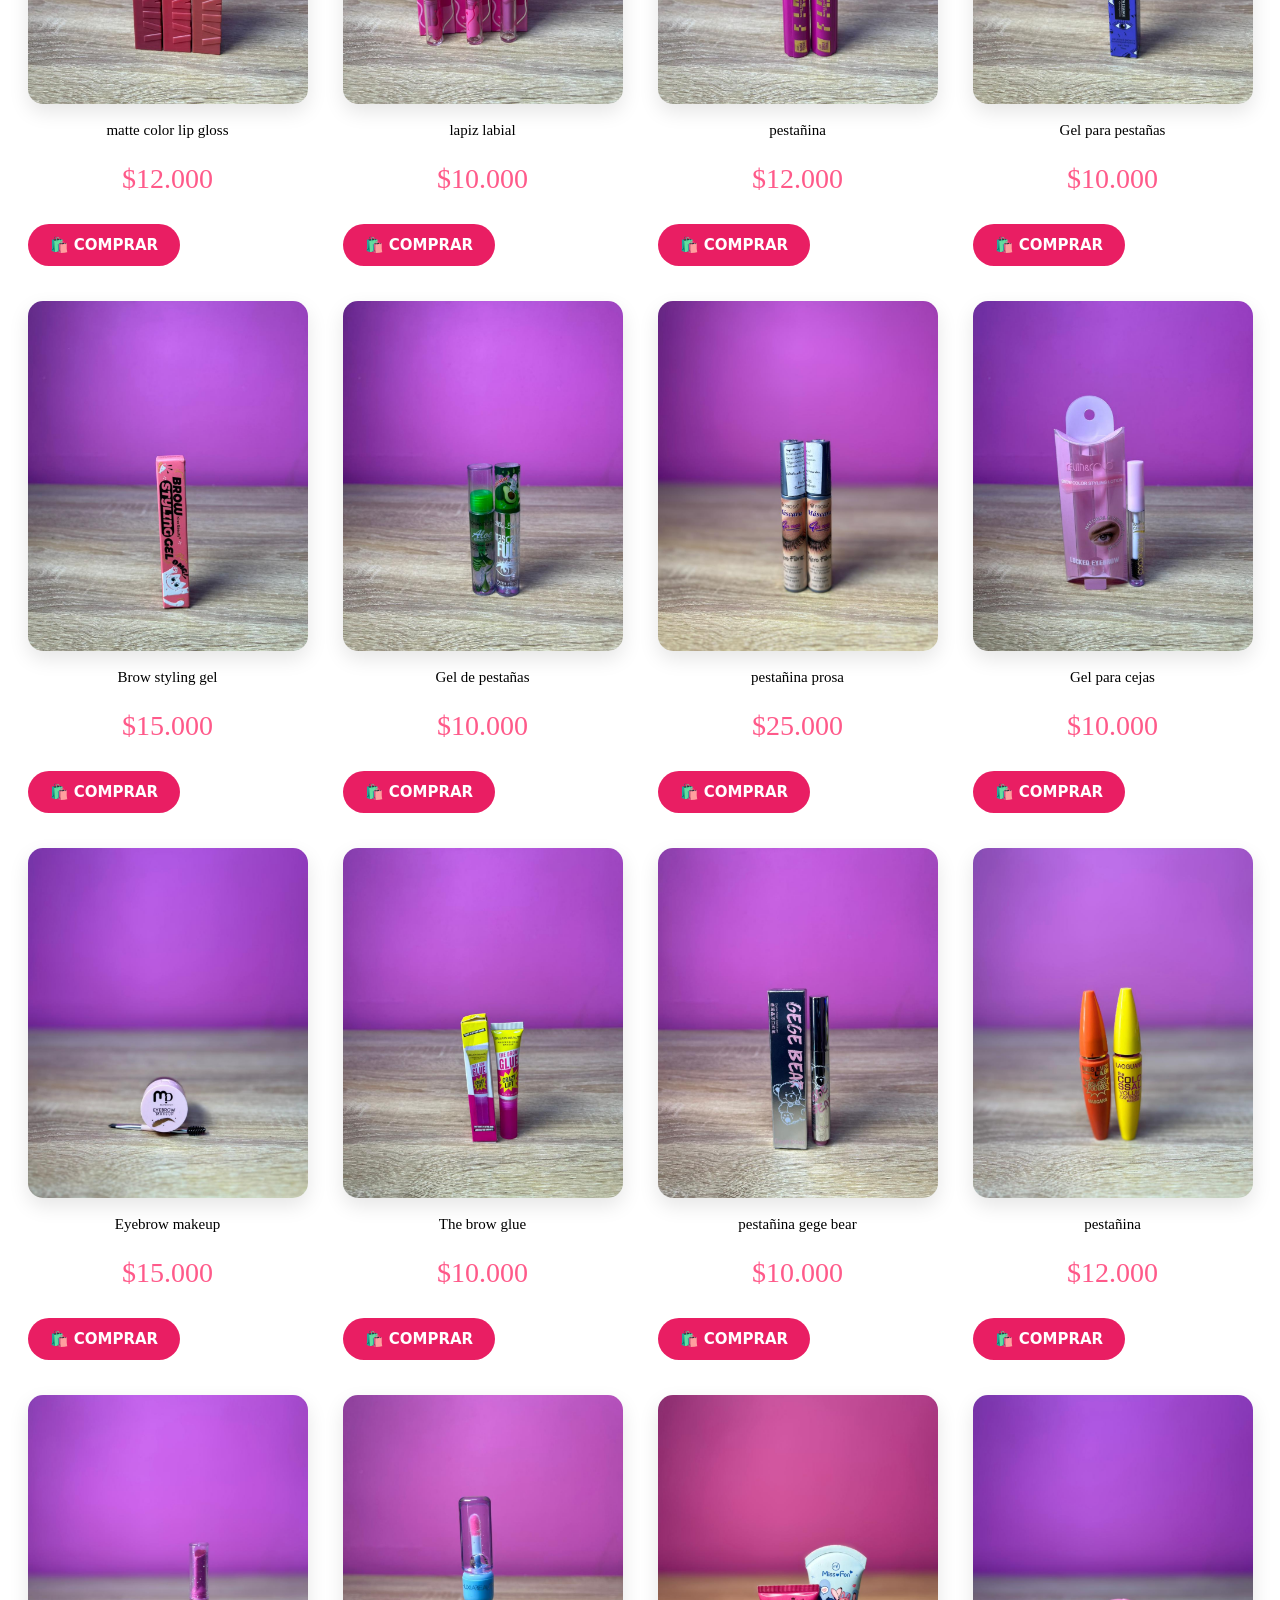
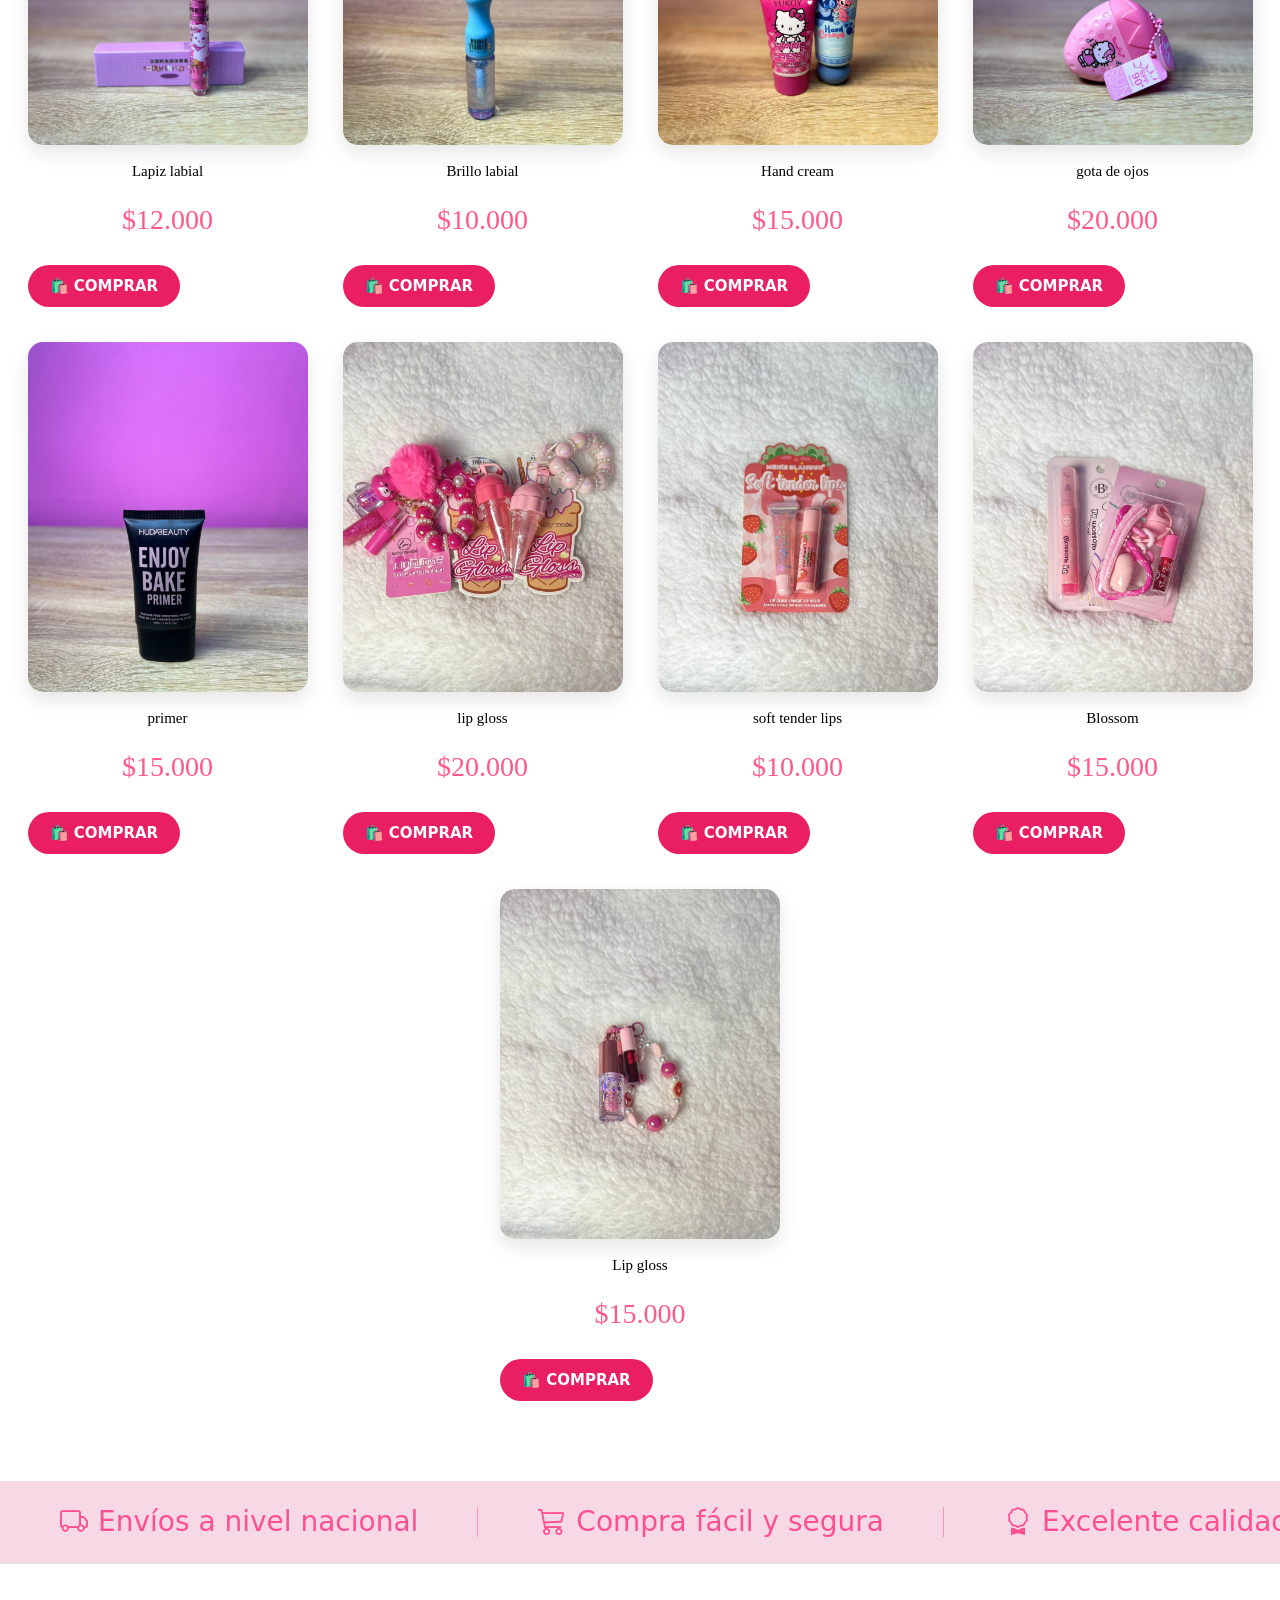
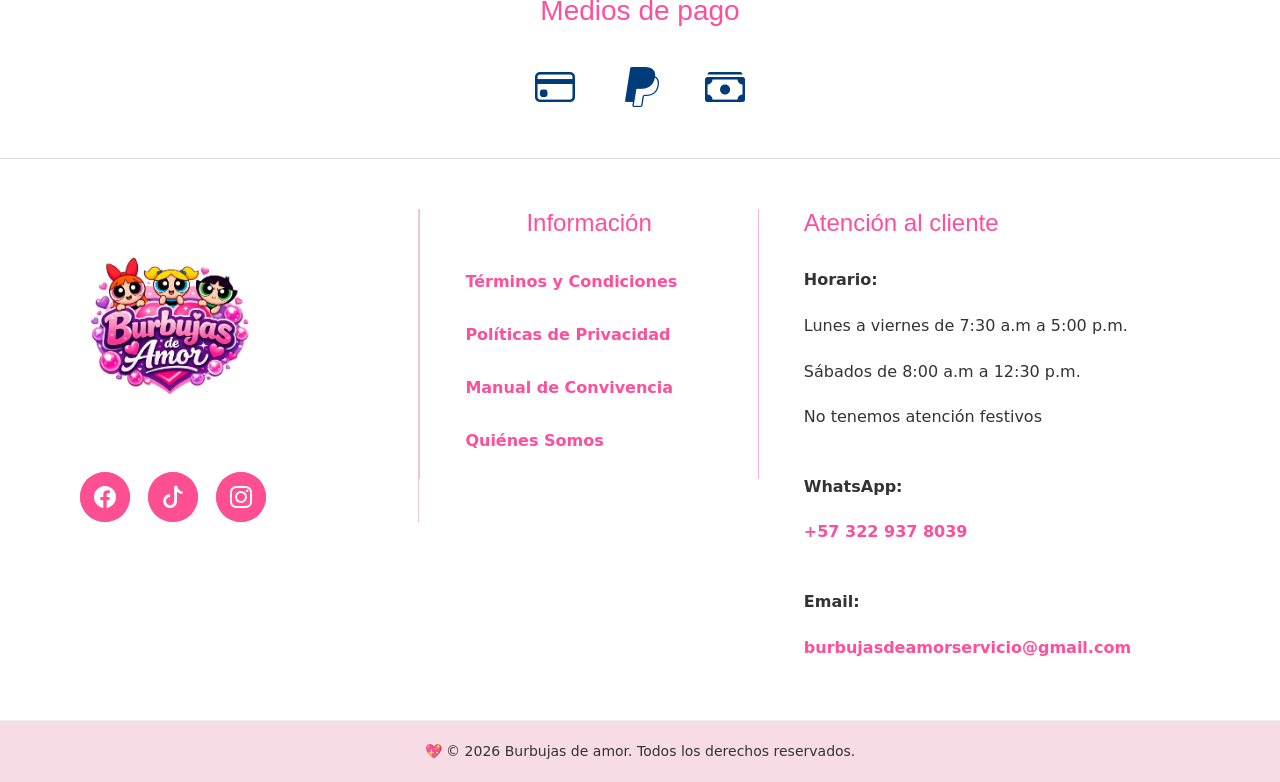
<file: maquillaje.html>
<!DOCTYPE html>
<html lang="en">
<head>
    <meta charset="UTF-8">
    <meta name="viewport" content="width=device-width, initial-scale=1.0">

    <link rel="stylesheet" href="style.css">

    <link href="https://cdn.jsdelivr.net/npm/bootstrap-icons@1.11.3/font/bootstrap-icons.css" rel="stylesheet">

    <link href="https://cdn.jsdelivr.net/npm/bootstrap@5.3.8/dist/css/bootstrap.min.css" rel="stylesheet">

    <title>Maquillaje</title>
</head>

<body>

<h1 class="titulo-maquillaje">MAQUILLAJE</h1>

<section class="tarjetas-cuadradas">

  <!-- TARJETA 1 -->
  <div class="tarjeta-box">
    <div class="tarjeta-hover">
      <img src="1.jpeg" alt="" class="img-principal">
      <img src="2.jpeg" alt="" class="img-hover">
    </div>
    <div class="descripcion">
      <p>sombra de ojos</p>
    </div>
    <div class="PRECIOS">
      <p>$20.000</p>
    </div>
    <button class="btn-comprar" onclick="comprarWhatsApp('Mini pañitos humedos', '$3.000')">
    🛍️ COMPRAR
</button>
  </div>

  <!-- TARJETA 2 -->
  <div class="tarjeta-box">
    <div class="tarjeta-hover">
      <img src="3.jpeg" alt="" class="img-principal">
      <img src="4.jpeg" alt="" class="img-hover">
    </div>
    <div class="descripcion">
      <p>mini sombras de ojos</p>
    </div>
    <div class="PRECIOS">
      <p>$15.000</p>
    </div>
    <button class="btn-comprar" onclick="comprarWhatsApp('Mini pañitos humedos', '$3.000')">
    🛍️ COMPRAR
</button>
  </div>

  <!-- TARJETA 3 -->
  <div class="tarjeta-box">
    <div class="tarjeta-hover">
      <img src="5.jpeg" alt="" class="img-principal">
      <img src="6.jpeg" alt="" class="img-hover">
    </div>
    <div class="descripcion">
      <p>mini sombra de ojos cafes</p>
    </div>
    <div class="PRECIOS">
      <p>$15.000</p>
    </div>
    <button class="btn-comprar" onclick="comprarWhatsApp('Mini pañitos humedos', '$3.000')">
    🛍️ COMPRAR
</button>
  </div>

  <!-- TARJETA 4 -->
  <div class="tarjeta-box">
    <div class="tarjeta-hover">
      <img src="7.jpeg" alt="" class="img-principal">
      <img src="8.jpeg" alt="" class="img-hover">
    </div>
    <div class="descripcion">
      <p>iluminador plateado</p>
    </div>
    <div class="PRECIOS">
      <p>$15.000</p>
    </div>
    <button class="btn-comprar" onclick="comprarWhatsApp('Mini pañitos humedos', '$3.000')">
    🛍️ COMPRAR
</button>
  </div>

  <div class="tarjeta-box">
    <div class="tarjeta-hover">
      <img src="9.jpeg" alt="" class="img-principal">
      <img src="10.jpeg" alt="" class="img-hover">
    </div>
    <div class="descripcion">
      <p>iluminador brillante</p>
    </div>
    <div class="PRECIOS">
      <p>$15.000</p>
    </div>
    <button class="btn-comprar" onclick="comprarWhatsApp('Mini pañitos humedos', '$3.000')">
    🛍️ COMPRAR
</button>
  </div>

  <div class="tarjeta-box">
    <div class="tarjeta-hover">
      <img src="11.jpeg" alt="" class="img-principal">
      <img src="12.jpeg" alt="" class="img-hover">
    </div>
    <div class="descripcion">
      <p>Rubor</p>
    </div>
    <div class="PRECIOS">
      <p>$15.000</p>
    </div>
    <button class="btn-comprar" onclick="comprarWhatsApp('Mini pañitos humedos', '$3.000')">
    🛍️ COMPRAR
</button>
  </div>

  <div class="tarjeta-box">
    <div class="tarjeta-hover">
      <img src="13.jpeg" alt="" class="img-principal">
      <img src="14.jpeg" alt="" class="img-hover">
    </div>
    <div class="descripcion">
      <p>Rubor rosado</p>
    </div>
    <div class="PRECIOS">
      <p>$15.000</p>
    </div>
    <button class="btn-comprar" onclick="comprarWhatsApp('Mini pañitos humedos', '$3.000')">
    🛍️ COMPRAR
</button>
  </div>

  <div class="tarjeta-box">
    <div class="tarjeta-hover">
      <img src="15.jpeg" alt="" class="img-principal">
      <img src="16.jpeg" alt="" class="img-hover">
    </div>
    <div class="descripcion">
      <p>Rubor en crema</p>
    </div>
    <div class="PRECIOS">
      <p>$15.000</p>
    </div>
    <button class="btn-comprar" onclick="comprarWhatsApp('Mini pañitos humedos', '$3.000')">
    🛍️ COMPRAR
</button>
  </div>

  <div class="tarjeta-box">
    <div class="tarjeta-hover">
      <img src="17.jpeg" alt="" class="img-principal">
      <img src="18.jpeg" alt="" class="img-hover">
    </div>
    <div class="descripcion">
      <p>iluminadores</p>
    </div>
    <div class="PRECIOS">
      <p>$12.000</p>
    </div>
    <button class="btn-comprar" onclick="comprarWhatsApp('Mini pañitos humedos', '$3.000')">
    🛍️ COMPRAR
</button>
  </div>

  <div class="tarjeta-box">
    <div class="tarjeta-hover">
      <img src="19.jpeg" alt="" class="img-principal">
      <img src="20.jpeg" alt="" class="img-hover">
    </div>
    <div class="descripcion">
      <p>iluminador dorado</p>
    </div>
    <div class="PRECIOS">
      <p>$12.000</p>
    </div>
    <button class="btn-comprar" onclick="comprarWhatsApp('Mini pañitos humedos', '$3.000')">
    🛍️ COMPRAR
</button>
  </div>

  <div class="tarjeta-box">
    <div class="tarjeta-hover">
      <img src="21.jpeg" alt="" class="img-principal">
      <img src="22.jpeg" alt="" class="img-hover">
    </div>
    <div class="descripcion">
      <p>polvo compacto</p>
    </div>
    <div class="PRECIOS">
      <p>$12.000</p>
    </div>
    <button class="btn-comprar" onclick="comprarWhatsApp('Mini pañitos humedos', '$3.000')">
    🛍️ COMPRAR
</button>
  </div>

  <div class="tarjeta-box">
    <div class="tarjeta-hover">
      <img src="23.jpeg" alt="" class="img-principal">
      <img src="24.jpeg" alt="" class="img-hover">
    </div>
    <div class="descripcion">
      <p>polvo compacto</p>
    </div>
    <div class="PRECIOS">
      <p>$12.000</p>
    </div>
    <button class="btn-comprar" onclick="comprarWhatsApp('Mini pañitos humedos', '$3.000')">
    🛍️ COMPRAR
</button>
  </div>

  <div class="tarjeta-box">
    <div class="tarjeta-hover">
      <img src="25.jpeg" alt="" class="img-principal">
      <img src="26.jpeg" alt="" class="img-hover">
    </div>
    <div class="descripcion">
      <p>iluminador</p>
    </div>
    <div class="PRECIOS">
      <p>$12.000</p>
    </div>
    <button class="btn-comprar" onclick="comprarWhatsApp('Mini pañitos humedos', '$3.000')">
    🛍️ COMPRAR
</button>
  </div>

  <div class="tarjeta-box">
    <div class="tarjeta-hover">
      <img src="27.jpeg" alt="" class="img-principal">
      <img src="28.bmp" alt="" class="img-hover">
    </div>
    <div class="descripcion">
      <p>polvo compacto</p>
    </div>
    <div class="PRECIOS">
      <p>$12.000</p>
    </div>
    <button class="btn-comprar" onclick="comprarWhatsApp('Mini pañitos humedos', '$3.000')">
    🛍️ COMPRAR
</button>
  </div>

  <div class="tarjeta-box">
    <div class="tarjeta-hover">
      <img src="29.jpeg" alt="" class="img-principal">
      <img src="29.jpeg" alt="" class="img-hover">
    </div>
    <div class="descripcion">
      <p>corrector para ojos</p>
    </div>
    <div class="PRECIOS">
      <p>$10.000</p>
    </div>
    <button class="btn-comprar" onclick="comprarWhatsApp('Mini pañitos humedos', '$3.000')">
    🛍️ COMPRAR
</button>
  </div>

  <div class="tarjeta-box">
    <div class="tarjeta-hover">
      <img src="34.jpeg" alt="" class="img-principal">
      <img src="34.jpeg" alt="" class="img-hover">
    </div>
    <div class="descripcion">
      <p>Polvo de hadas</p>
    </div>
    <div class="PRECIOS">
      <p>$12.000</p>
    </div>
    <button class="btn-comprar" onclick="comprarWhatsApp('Mini pañitos humedos', '$3.000')">
    🛍️ COMPRAR
</button>
  </div>

  <div class="tarjeta-box">
    <div class="tarjeta-hover">
      <img src="35.jpeg" alt="" class="img-principal">
      <img src="35.jpeg" alt="" class="img-hover">
    </div>
    <div class="descripcion">
      <p>Lip gloss matte</p>
    </div>
    <div class="PRECIOS">
      <p>$10.000</p>
    </div>
    <button class="btn-comprar" onclick="comprarWhatsApp('Mini pañitos humedos', '$3.000')">
    🛍️ COMPRAR
</button>
  </div>

  <div class="tarjeta-box">
    <div class="tarjeta-hover">
      <img src="36.jpeg" alt="" class="img-principal">
      <img src="36.jpeg" alt="" class="img-hover">
    </div>
    <div class="descripcion">
      <p>Gloss</p>
    </div>
    <div class="PRECIOS">
      <p>$10.000</p>
    </div>
    <button class="btn-comprar" onclick="comprarWhatsApp('Mini pañitos humedos', '$3.000')">
    🛍️ COMPRAR
</button>
  </div>

  <div class="tarjeta-box">
    <div class="tarjeta-hover">
      <img src="37.jpeg" alt="" class="img-principal">
      <img src="37.jpeg" alt="" class="img-hover">
    </div>
    <div class="descripcion">
      <p>correctos de ojos</p>
    </div>
    <div class="PRECIOS">
      <p>$10.000</p>
    </div>
    <button class="btn-comprar" onclick="comprarWhatsApp('Mini pañitos humedos', '$3.000')">
    🛍️ COMPRAR
</button>
  </div>

  <div class="tarjeta-box">
    <div class="tarjeta-hover">
      <img src="38.jpeg" alt="" class="img-principal">
      <img src="38.jpeg" alt="" class="img-hover">
    </div>
    <div class="descripcion">
      <p>corrector de ojos</p>
    </div>
    <div class="PRECIOS">
      <p>$10.000</p>
    </div>
    <button class="btn-comprar" onclick="comprarWhatsApp('Mini pañitos humedos', '$3.000')">
    🛍️ COMPRAR
</button>
  </div>

  <div class="tarjeta-box">
    <div class="tarjeta-hover">
      <img src="39.jpeg" alt="" class="img-principal">
      <img src="39.jpeg" alt="" class="img-hover">
    </div>
    <div class="descripcion">
      <p>corrector en barra</p>
    </div>
    <div class="PRECIOS">
      <p>$10.000</p>
    </div>
    <button class="btn-comprar" onclick="comprarWhatsApp('Mini pañitos humedos', '$3.000')">
    🛍️ COMPRAR
</button>
  </div>

  <div class="tarjeta-box">
    <div class="tarjeta-hover">
      <img src="40.jpeg" alt="" class="img-principal">
      <img src="40.jpeg" alt="" class="img-hover">
    </div>
    <div class="descripcion">
      <p>Gel para pestañas</p>
    </div>
    <div class="PRECIOS">
      <p>$10.000</p>
    </div>
    <button class="btn-comprar" onclick="comprarWhatsApp('Mini pañitos humedos', '$3.000')">
    🛍️ COMPRAR
</button>
  </div>

  <div class="tarjeta-box">
    <div class="tarjeta-hover">
      <img src="41.jpeg" alt="" class="img-principal">
      <img src="41.jpeg" alt="" class="img-hover">
    </div>
    <div class="descripcion">
      <p>Labial matte</p>
    </div>
    <div class="PRECIOS">
      <p>$10.000</p>
    </div>
    <button class="btn-comprar" onclick="comprarWhatsApp('Mini pañitos humedos', '$3.000')">
    🛍️ COMPRAR
</button>
  </div>

  <div class="tarjeta-box">
    <div class="tarjeta-hover">
      <img src="42.jpeg" alt="" class="img-principal">
      <img src="42.jpeg" alt="" class="img-hover">
    </div>
    <div class="descripcion">
      <p>contorno</p>
    </div>
    <div class="PRECIOS">
      <p>$10.000</p>
    </div>
    <button class="btn-comprar" onclick="comprarWhatsApp('Mini pañitos humedos', '$3.000')">
    🛍️ COMPRAR
</button>
  </div>

  <div class="tarjeta-box">
    <div class="tarjeta-hover">
      <img src="43.jpeg" alt="" class="img-principal">
      <img src="43.jpeg" alt="" class="img-hover">
    </div>
    <div class="descripcion">
      <p>Base matte</p>
    </div>
    <div class="PRECIOS">
      <p>$10.000</p>
    </div>
    <button class="btn-comprar" onclick="comprarWhatsApp('Mini pañitos humedos', '$3.000')">
    🛍️ COMPRAR
</button>
  </div>

  <div class="tarjeta-box">
    <div class="tarjeta-hover">
      <img src="44.jpeg" alt="" class="img-principal">
      <img src="44.jpeg" alt="" class="img-hover">
    </div>
    <div class="descripcion">
      <p>Base</p>
    </div>
    <div class="PRECIOS">
      <p>$10.000</p>
    </div>
    <button class="btn-comprar" onclick="comprarWhatsApp('Mini pañitos humedos', '$3.000')">
    🛍️ COMPRAR
</button>
  </div>

  <div class="tarjeta-box">
    <div class="tarjeta-hover">
      <img src="45.jpeg" alt="" class="img-principal">
      <img src="45.jpeg" alt="" class="img-hover">
    </div>
    <div class="descripcion">
      <p>Base BB</p>
    </div>
    <div class="PRECIOS">
      <p>$10.000</p>
    </div>
    <button class="btn-comprar" onclick="comprarWhatsApp('Mini pañitos humedos', '$3.000')">
    🛍️ COMPRAR
</button>
  </div>

  <div class="tarjeta-box">
    <div class="tarjeta-hover">
      <img src="46.jpeg" alt="" class="img-principal">
      <img src="46.jpeg" alt="" class="img-hover">
    </div>
    <div class="descripcion">
      <p>Base matte</p>
    </div>
    <div class="PRECIOS">
      <p>$10.000</p>
    </div>
    <button class="btn-comprar" onclick="comprarWhatsApp('Mini pañitos humedos', '$3.000')">
    🛍️ COMPRAR
</button>
  </div>

  <div class="tarjeta-box">
    <div class="tarjeta-hover">
      <img src="47.jpeg" alt="" class="img-principal">
      <img src="47.jpeg" alt="" class="img-hover">
    </div>
    <div class="descripcion">
      <p>corrector de ojos</p>
    </div>
    <div class="PRECIOS">
      <p>$10.000</p>
    </div>
    <button class="btn-comprar" onclick="comprarWhatsApp('Mini pañitos humedos', '$3.000')">
    🛍️ COMPRAR
</button>
  </div>

  <div class="tarjeta-box">
    <div class="tarjeta-hover">
      <img src="48.jpeg" alt="" class="img-principal">
      <img src="48.jpeg" alt="" class="img-hover">
    </div>
    <div class="descripcion">
      <p>Brillo labial</p>
    </div>
    <div class="PRECIOS">
      <p>$10.000</p>
    </div>
    <button class="btn-comprar" onclick="comprarWhatsApp('Mini pañitos humedos', '$3.000')">
    🛍️ COMPRAR
</button>
  </div>

  <div class="tarjeta-box">
    <div class="tarjeta-hover">
      <img src="49.jpeg" alt="" class="img-principal">
      <img src="49.jpeg" alt="" class="img-hover">
    </div>
    <div class="descripcion">
      <p>Brillo labial</p>
    </div>
    <div class="PRECIOS">
      <p>$10.000</p>
    </div>
    <button class="btn-comprar" onclick="comprarWhatsApp('Mini pañitos humedos', '$3.000')">
    🛍️ COMPRAR
</button>
  </div>

  <div class="tarjeta-box">
    <div class="tarjeta-hover">
      <img src="50.jpeg" alt="" class="img-principal">
      <img src="50.jpeg" alt="" class="img-hover">
    </div>
    <div class="descripcion">
      <p>Brillo labial</p>
    </div>
    <div class="PRECIOS">
      <p>$15.000</p>
    </div>
    <button class="btn-comprar" onclick="comprarWhatsApp('Mini pañitos humedos', '$3.000')">
    🛍️ COMPRAR
</button>
  </div>

  <div class="tarjeta-box">
    <div class="tarjeta-hover">
      <img src="51.jpeg" alt="" class="img-principal">
      <img src="51.jpeg" alt="" class="img-hover">
    </div>
    <div class="descripcion">
      <p>Brillo labial</p>
    </div>
    <div class="PRECIOS">
      <p>$15.000</p>
    </div>
    <button class="btn-comprar" onclick="comprarWhatsApp('Mini pañitos humedos', '$3.000')">
    🛍️ COMPRAR
</button>
  </div>

  <div class="tarjeta-box">
    <div class="tarjeta-hover">
      <img src="52.jpeg" alt="" class="img-principal">
      <img src="52.jpeg" alt="" class="img-hover">
    </div>
    <div class="descripcion">
      <p>Brillo labial</p>
    </div>
    <div class="PRECIOS">
      <p>$10.000</p>
    </div>
    <button class="btn-comprar" onclick="comprarWhatsApp('Mini pañitos humedos', '$3.000')">
    🛍️ COMPRAR
</button>
  </div>

  <div class="tarjeta-box">
    <div class="tarjeta-hover">
      <img src="53.jpeg" alt="" class="img-principal">
      <img src="53.jpeg" alt="" class="img-hover">
    </div>
    <div class="descripcion">
      <p>Brillo labial</p>
    </div>
    <div class="PRECIOS">
      <p>$10.000</p>
    </div>
    <button class="btn-comprar" onclick="comprarWhatsApp('Mini pañitos humedos', '$3.000')">
    🛍️ COMPRAR
</button>
  </div>

  <div class="tarjeta-box">
    <div class="tarjeta-hover">
      <img src="54.jpeg" alt="" class="img-principal">
      <img src="55.jpeg" alt="" class="img-hover">
    </div>
    <div class="descripcion">
      <p>Brillo labial</p>
    </div>
    <div class="PRECIOS">
      <p>$20.000</p>
    </div>
    <button class="btn-comprar" onclick="comprarWhatsApp('Mini pañitos humedos', '$3.000')">
    🛍️ COMPRAR
</button>
  </div>

  <div class="tarjeta-box">
    <div class="tarjeta-hover">
      <img src="56.jpeg" alt="" class="img-principal">
      <img src="57.jpeg" alt="" class="img-hover">
    </div>
    <div class="descripcion">
      <p>Lip gloss</p>
    </div>
    <div class="PRECIOS">
      <p>$15.000</p>
    </div>
    <button class="btn-comprar" onclick="comprarWhatsApp('Mini pañitos humedos', '$3.000')">
    🛍️ COMPRAR
</button>
  </div>

  <div class="tarjeta-box">
    <div class="tarjeta-hover">
      <img src="58.jpeg" alt="" class="img-principal">
      <img src="58.jpeg" alt="" class="img-hover">
    </div>
    <div class="descripcion">
      <p>Brillo magico</p>
    </div>
    <div class="PRECIOS">
      <p>$10.000</p>
    </div>
    <button class="btn-comprar" onclick="comprarWhatsApp('Mini pañitos humedos', '$3.000')">
    🛍️ COMPRAR
</button>
  </div>

  <div class="tarjeta-box">
    <div class="tarjeta-hover">
      <img src="59.jpeg" alt="" class="img-principal">
      <img src="59.jpeg" alt="" class="img-hover">
    </div>
    <div class="descripcion">
      <p>Lip gloss</p>
    </div>
    <div class="PRECIOS">
      <p>$8.000</p>
    </div>
    <button class="btn-comprar" onclick="comprarWhatsApp('Mini pañitos humedos', '$3.000')">
    🛍️ COMPRAR
</button>
  </div>

  <div class="tarjeta-box">
    <div class="tarjeta-hover">
      <img src="60.jpeg" alt="" class="img-principal">
      <img src="60.jpeg" alt="" class="img-hover">
    </div>
    <div class="descripcion">
      <p>Labial</p>
    </div>
    <div class="PRECIOS">
      <p>$8.000</p>
    </div>
    <button class="btn-comprar" onclick="comprarWhatsApp('Mini pañitos humedos', '$3.000')">
    🛍️ COMPRAR
</button>
  </div>

  <div class="tarjeta-box">
    <div class="tarjeta-hover">
      <img src="61.jpeg" alt="" class="img-principal">
      <img src="61.jpeg" alt="" class="img-hover">
    </div>
    <div class="descripcion">
      <p>brillo magico</p>
    </div>
    <div class="PRECIOS">
      <p>$10.000</p>
    </div>
    <button class="btn-comprar" onclick="comprarWhatsApp('Mini pañitos humedos', '$3.000')">
    🛍️ COMPRAR
</button>
  </div>

  <div class="tarjeta-box">
    <div class="tarjeta-hover">
      <img src="62.jpeg" alt="" class="img-principal">
      <img src="62.jpeg" alt="" class="img-hover">
    </div>
    <div class="descripcion">
      <p>Lip oil</p>
    </div>
    <div class="PRECIOS">
      <p>$10.000</p>
    </div>
    <button class="btn-comprar" onclick="comprarWhatsApp('Mini pañitos humedos', '$3.000')">
    🛍️ COMPRAR
</button>
  </div>

  <div class="tarjeta-box">
    <div class="tarjeta-hover">
      <img src="63.jpeg" alt="" class="img-principal">
      <img src="63.jpeg" alt="" class="img-hover">
    </div>
    <div class="descripcion">
      <p>Lip oil matte</p>
    </div>
    <div class="PRECIOS">
      <p>$10.000</p>
    </div>
    <button class="btn-comprar" onclick="comprarWhatsApp('Mini pañitos humedos', '$3.000')">
    🛍️ COMPRAR
</button>
  </div>

  <div class="tarjeta-box">
    <div class="tarjeta-hover">
      <img src="64.jpeg" alt="" class="img-principal">
      <img src="64.jpeg" alt="" class="img-hover">
    </div>
    <div class="descripcion">
      <p>Lip stick</p>
    </div>
    <div class="PRECIOS">
      <p>$8.000</p>
    </div>
    <button class="btn-comprar" onclick="comprarWhatsApp('Mini pañitos humedos', '$3.000')">
    🛍️ COMPRAR
</button>
  </div>

  <div class="tarjeta-box">
    <div class="tarjeta-hover">
      <img src="65.jpeg" alt="" class="img-principal">
      <img src="65.jpeg" alt="" class="img-hover">
    </div>
    <div class="descripcion">
      <p>magic lip oil</p>
    </div>
    <div class="PRECIOS">
      <p>$10.000</p>
    </div>
    <button class="btn-comprar" onclick="comprarWhatsApp('Mini pañitos humedos', '$3.000')">
    🛍️ COMPRAR
</button>
  </div>

  <div class="tarjeta-box">
    <div class="tarjeta-hover">
      <img src="66.jpeg" alt="" class="img-principal">
      <img src="66.jpeg" alt="" class="img-hover">
    </div>
    <div class="descripcion">
      <p>Lip gloss</p>
    </div>
    <div class="PRECIOS">
      <p>$10.000</p>
    </div>
    <button class="btn-comprar" onclick="comprarWhatsApp('Mini pañitos humedos', '$3.000')">
    🛍️ COMPRAR
</button>
  </div>

  <div class="tarjeta-box">
    <div class="tarjeta-hover">
      <img src="67.jpeg" alt="" class="img-principal">
      <img src="67.jpeg" alt="" class="img-hover">
    </div>
    <div class="descripcion">
      <p>cherry lip gloss</p>
    </div>
    <div class="PRECIOS">
      <p>$10.000</p>
    </div>
    <button class="btn-comprar" onclick="comprarWhatsApp('Mini pañitos humedos', '$3.000')">
    🛍️ COMPRAR
</button>
  </div>

  <div class="tarjeta-box">
    <div class="tarjeta-hover">
      <img src="68.jpeg" alt="" class="img-principal">
      <img src="68.jpeg" alt="" class="img-hover">
    </div>
    <div class="descripcion">
      <p>magic lip oil</p>
    </div>
    <div class="PRECIOS">
      <p>$10.000</p>
    </div>
    <button class="btn-comprar" onclick="comprarWhatsApp('Mini pañitos humedos', '$3.000')">
    🛍️ COMPRAR
</button>
  </div>

  <div class="tarjeta-box">
    <div class="tarjeta-hover">
      <img src="69.jpeg" alt="" class="img-principal">
      <img src="69.jpeg" alt="" class="img-hover">
    </div>
    <div class="descripcion">
      <p>jelly y shine lip gloss</p>
    </div>
    <div class="PRECIOS">
      <p>$10.000</p>
    </div>
    <button class="btn-comprar" onclick="comprarWhatsApp('Mini pañitos humedos', '$3.000')">
    🛍️ COMPRAR
</button>
  </div>

  <div class="tarjeta-box">
    <div class="tarjeta-hover">
      <img src="70.jpeg" alt="" class="img-principal">
      <img src="70.jpeg" alt="" class="img-hover">
    </div>
    <div class="descripcion">
      <p>lip gloss</p>
    </div>
    <div class="PRECIOS">
      <p>$10.000</p>
    </div>
    <button class="btn-comprar" onclick="comprarWhatsApp('Mini pañitos humedos', '$3.000')">
    🛍️ COMPRAR
</button>
  </div>

  <div class="tarjeta-box">
    <div class="tarjeta-hover">
      <img src="71.jpeg" alt="" class="img-principal">
      <img src="71.jpeg" alt="" class="img-hover">
    </div>
    <div class="descripcion">
      <p>Brillo labial</p>
    </div>
    <div class="PRECIOS">
      <p>$10.000</p>
    </div>
    <button class="btn-comprar" onclick="comprarWhatsApp('Mini pañitos humedos', '$3.000')">
    🛍️ COMPRAR
</button>
  </div>

  <div class="tarjeta-box">
    <div class="tarjeta-hover">
      <img src="72.jpeg" alt="" class="img-principal">
      <img src="72.jpeg" alt="" class="img-hover">
    </div>
    <div class="descripcion">
      <p>jelly miss fon</p>
    </div>
    <div class="PRECIOS">
      <p>$10.000</p>
    </div>
    <button class="btn-comprar" onclick="comprarWhatsApp('Mini pañitos humedos', '$3.000')">
    🛍️ COMPRAR
</button>
  </div>

  <div class="tarjeta-box">
    <div class="tarjeta-hover">
      <img src="73.jpeg" alt="" class="img-principal">
      <img src="73.jpeg" alt="" class="img-hover">
    </div>
    <div class="descripcion">
      <p>Lip tint</p>
    </div>
    <div class="PRECIOS">
      <p>$10.000</p>
    </div>
    <button class="btn-comprar" onclick="comprarWhatsApp('Mini pañitos humedos', '$3.000')">
    🛍️ COMPRAR
</button>
  </div>

  <div class="tarjeta-box">
    <div class="tarjeta-hover">
      <img src="74.jpeg" alt="" class="img-principal">
      <img src="74.jpeg" alt="" class="img-hover">
    </div>
    <div class="descripcion">
      <p>lip tint</p>
    </div>
    <div class="PRECIOS">
      <p>$10.000</p>
    </div>
    <button class="btn-comprar" onclick="comprarWhatsApp('Mini pañitos humedos', '$3.000')">
    🛍️ COMPRAR
</button>
  </div>

  <div class="tarjeta-box">
    <div class="tarjeta-hover">
      <img src="75.jpeg" alt="" class="img-principal">
      <img src="75.jpeg" alt="" class="img-hover">
    </div>
    <div class="descripcion">
      <p>lip tint</p>
    </div>
    <div class="PRECIOS">
      <p>$10.000</p>
    </div>
    <button class="btn-comprar" onclick="comprarWhatsApp('Mini pañitos humedos', '$3.000')">
    🛍️ COMPRAR
</button>
  </div>

  <div class="tarjeta-box">
    <div class="tarjeta-hover">
      <img src="76.jpeg" alt="" class="img-principal">
      <img src="76.jpeg" alt="" class="img-hover">
    </div>
    <div class="descripcion">
      <p>balsamos hidratantes</p>
    </div>
    <div class="PRECIOS">
      <p>$5.000</p>
    </div>
    <button class="btn-comprar" onclick="comprarWhatsApp('Mini pañitos humedos', '$3.000')">
    🛍️ COMPRAR
</button>
  </div>

  <div class="tarjeta-box">
    <div class="tarjeta-hover">
      <img src="77.jpeg" alt="" class="img-principal">
      <img src="77.jpeg" alt="" class="img-hover">
    </div>
    <div class="descripcion">
      <p>matte color lip gloss</p>
    </div>
    <div class="PRECIOS">
      <p>$12.000</p>
    </div>
    <button class="btn-comprar" onclick="comprarWhatsApp('Mini pañitos humedos', '$3.000')">
    🛍️ COMPRAR
</button>
  </div>

  <div class="tarjeta-box">
    <div class="tarjeta-hover">
      <img src="78.jpeg" alt="" class="img-principal">
      <img src="78.jpeg" alt="" class="img-hover">
    </div>
    <div class="descripcion">
      <p>lapiz labial</p>
    </div>
    <div class="PRECIOS">
      <p>$10.000</p>
    </div>
    <button class="btn-comprar" onclick="comprarWhatsApp('Mini pañitos humedos', '$3.000')">
    🛍️ COMPRAR
</button>
  </div>

  <div class="tarjeta-box">
    <div class="tarjeta-hover">
      <img src="79.jpeg" alt="" class="img-principal">
      <img src="79.jpeg" alt="" class="img-hover">
    </div>
    <div class="descripcion">
      <p>pestañina</p>
    </div>
    <div class="PRECIOS">
      <p>$12.000</p>
    </div>
    <button class="btn-comprar" onclick="comprarWhatsApp('Mini pañitos humedos', '$3.000')">
    🛍️ COMPRAR
</button>
  </div>

  <div class="tarjeta-box">
    <div class="tarjeta-hover">
      <img src="80.jpeg" alt="" class="img-principal">
      <img src="81.jpeg" alt="" class="img-hover">
    </div>
    <div class="descripcion">
      <p>Gel para pestañas</p>
    </div>
    <div class="PRECIOS">
      <p>$10.000</p>
    </div>
    <button class="btn-comprar" onclick="comprarWhatsApp('Mini pañitos humedos', '$3.000')">
    🛍️ COMPRAR
</button>
  </div>

  <div class="tarjeta-box">
    <div class="tarjeta-hover">
      <img src="82.jpeg" alt="" class="img-principal">
      <img src="83.jpeg" alt="" class="img-hover">
    </div>
    <div class="descripcion">
      <p>Brow styling gel</p>
    </div>
    <div class="PRECIOS">
      <p>$15.000</p>
    </div>
    <button class="btn-comprar" onclick="comprarWhatsApp('Mini pañitos humedos', '$3.000')">
    🛍️ COMPRAR
</button>
  </div>

  <div class="tarjeta-box">
    <div class="tarjeta-hover">
      <img src="84.jpeg" alt="" class="img-principal">
      <img src="84.jpeg" alt="" class="img-hover">
    </div>
    <div class="descripcion">
      <p>Gel de pestañas</p>
    </div>
    <div class="PRECIOS">
      <p>$10.000</p>
    </div>
    <button class="btn-comprar" onclick="comprarWhatsApp('Mini pañitos humedos', '$3.000')">
    🛍️ COMPRAR
</button>
  </div>

  <div class="tarjeta-box">
    <div class="tarjeta-hover">
      <img src="85.jpeg" alt="" class="img-principal">
      <img src="85.jpeg" alt="" class="img-hover">
    </div>
    <div class="descripcion">
      <p>pestañina prosa</p>
    </div>
    <div class="PRECIOS">
      <p>$25.000</p>
    </div>
    <button class="btn-comprar" onclick="comprarWhatsApp('Mini pañitos humedos', '$3.000')">
    🛍️ COMPRAR
</button>
  </div>

  <div class="tarjeta-box">
    <div class="tarjeta-hover">
      <img src="87.jpeg" alt="" class="img-principal">
      <img src="88.jpeg" alt="" class="img-hover">
    </div>
    <div class="descripcion">
      <p>Gel para cejas</p>
    </div>
    <div class="PRECIOS">
      <p>$10.000</p>
    </div>
    <button class="btn-comprar" onclick="comprarWhatsApp('Mini pañitos humedos', '$3.000')">
    🛍️ COMPRAR
</button>
  </div>

  <div class="tarjeta-box">
    <div class="tarjeta-hover">
      <img src="89.jpeg" alt="" class="img-principal">
      <img src="90.jpeg" alt="" class="img-hover">
    </div>
    <div class="descripcion">
      <p>Eyebrow makeup</p>
    </div>
    <div class="PRECIOS">
      <p>$15.000</p>
    </div>
    <button class="btn-comprar" onclick="comprarWhatsApp('Mini pañitos humedos', '$3.000')">
    🛍️ COMPRAR
</button>
  </div>

  <div class="tarjeta-box">
    <div class="tarjeta-hover">
      <img src="91.jpeg" alt="" class="img-principal">
      <img src="92.jpeg" alt="" class="img-hover">
    </div>
    <div class="descripcion">
      <p>The brow glue</p>
    </div>
    <div class="PRECIOS">
      <p>$10.000</p>
    </div>
    <button class="btn-comprar" onclick="comprarWhatsApp('Mini pañitos humedos', '$3.000')">
    🛍️ COMPRAR
</button>
  </div>

  <div class="tarjeta-box">
    <div class="tarjeta-hover">
      <img src="93.jpeg" alt="" class="img-principal">
      <img src="94.jpeg" alt="" class="img-hover">
    </div>
    <div class="descripcion">
      <p>pestañina gege bear</p>
    </div>
    <div class="PRECIOS">
      <p>$10.000</p>
    </div>
    <button class="btn-comprar" onclick="comprarWhatsApp('Mini pañitos humedos', '$3.000')">
    🛍️ COMPRAR
</button>
  </div>

  <div class="tarjeta-box">
    <div class="tarjeta-hover">
      <img src="96.jpeg" alt="" class="img-principal">
      <img src="96.jpeg" alt="" class="img-hover">
    </div>
    <div class="descripcion">
      <p>pestañina</p>
    </div>
    <div class="PRECIOS">
      <p>$12.000</p>
    </div>
    <button class="btn-comprar" onclick="comprarWhatsApp('Mini pañitos humedos', '$3.000')">
    🛍️ COMPRAR
</button>
  </div>

  <div class="tarjeta-box">
    <div class="tarjeta-hover">
      <img src="97.jpeg" alt="" class="img-principal">
      <img src="98.jpeg" alt="" class="img-hover">
    </div>
    <div class="descripcion">
      <p>Lapiz labial</p>
    </div>
    <div class="PRECIOS">
      <p>$12.000</p>
    </div>
    <button class="btn-comprar" onclick="comprarWhatsApp('Mini pañitos humedos', '$3.000')">
    🛍️ COMPRAR
</button>
  </div>

  <div class="tarjeta-box">
    <div class="tarjeta-hover">
      <img src="100.jpeg" alt="" class="img-principal">
      <img src="100.jpeg" alt="" class="img-hover">
    </div>
    <div class="descripcion">
      <p>Brillo labial</p>
    </div>
    <div class="PRECIOS">
      <p>$10.000</p>
    </div>
    <button class="btn-comprar" onclick="comprarWhatsApp('Mini pañitos humedos', '$3.000')">
    🛍️ COMPRAR
</button>
  </div>

  <div class="tarjeta-box">
    <div class="tarjeta-hover">
      <img src="102.jpeg" alt="" class="img-principal">
      <img src="102.jpeg" alt="" class="img-hover">
    </div>
    <div class="descripcion">
      <p>Hand cream</p>
    </div>
    <div class="PRECIOS">
      <p>$15.000</p>
    </div>
    <button class="btn-comprar" onclick="comprarWhatsApp('Mini pañitos humedos', '$3.000')">
    🛍️ COMPRAR
</button>
  </div>

  <div class="tarjeta-box">
    <div class="tarjeta-hover">
      <img src="105.jpeg" alt="" class="img-principal">
      <img src="105.jpeg" alt="" class="img-hover">
    </div>
    <div class="descripcion">
      <p>gota de ojos</p>
    </div>
    <div class="PRECIOS">
      <p>$20.000</p>
    </div>
    <button class="btn-comprar" onclick="comprarWhatsApp('Mini pañitos humedos', '$3.000')">
    🛍️ COMPRAR
</button>
  </div>

  <div class="tarjeta-box">
    <div class="tarjeta-hover">
      <img src="110.jpeg" alt="" class="img-principal">
      <img src="110.jpeg" alt="" class="img-hover">
    </div>
    <div class="descripcion">
      <p>primer</p>
    </div>
    <div class="PRECIOS">
      <p>$15.000</p>
    </div>
    <button class="btn-comprar" onclick="comprarWhatsApp('Mini pañitos humedos', '$3.000')">
    🛍️ COMPRAR
</button>
  </div>

  <div class="tarjeta-box">
    <div class="tarjeta-hover">
      <img src="119.jpeg" alt="" class="img-principal">
      <img src="119.jpeg" alt="" class="img-hover">
    </div>
    <div class="descripcion">
      <p>lip gloss</p>
    </div>
    <div class="PRECIOS">
      <p>$20.000</p>
    </div>
    <button class="btn-comprar" onclick="comprarWhatsApp('Mini pañitos humedos', '$3.000')">
    🛍️ COMPRAR
</button>
  </div>

  <div class="tarjeta-box">
    <div class="tarjeta-hover">
      <img src="120.jpeg" alt="" class="img-principal">
      <img src="120.jpeg" alt="" class="img-hover">
    </div>
    <div class="descripcion">
      <p>soft tender lips</p>
    </div>
    <div class="PRECIOS">
      <p>$10.000</p>
    </div>
    <button class="btn-comprar" onclick="comprarWhatsApp('Mini pañitos humedos', '$3.000')">
    🛍️ COMPRAR
</button>
  </div>

  <div class="tarjeta-box">
    <div class="tarjeta-hover">
      <img src="123.jpeg" alt="" class="img-principal">
      <img src="123.jpeg" alt="" class="img-hover">
    </div>
    <div class="descripcion">
      <p>Blossom</p>
    </div>
    <div class="PRECIOS">
      <p>$15.000</p>
    </div>
    <button class="btn-comprar" onclick="comprarWhatsApp('Mini pañitos humedos', '$3.000')">
    🛍️ COMPRAR
</button>
  </div>

  <div class="tarjeta-box">
    <div class="tarjeta-hover">
      <img src="132.jpeg" alt="" class="img-principal">
      <img src="132.jpeg" alt="" class="img-hover">
    </div>
    <div class="descripcion">
      <p>Lip gloss</p>
    </div>
    <div class="PRECIOS">
      <p>$15.000</p>
    </div>
    <button class="btn-comprar" onclick="comprarWhatsApp('Mini pañitos humedos', '$3.000')">
    🛍️ COMPRAR
</button>
  </div>

</section>


<!-- CARRUSEL FINAL -->
<section class="beneficios-carousel">

  <div class="beneficios-track">

    <div class="beneficio-item">
      <i class="bi bi-truck"></i>
      <span>Envíos a nivel nacional</span>
    </div>

    <div class="beneficio-item">
      <i class="bi bi-cart3"></i>
      <span>Compra fácil y segura</span>
    </div>

    <div class="beneficio-item">
      <i class="bi bi-award"></i>
      <span>Excelente calidad</span>
    </div>

    <div class="beneficio-item">
      <i class="bi bi-headset"></i>
      <span>Asesoría personalizada</span>
    </div>

    <div class="beneficio-item">
      <i class="bi bi-truck"></i>
      <span>Envíos a nivel nacional</span>
    </div>

    <div class="beneficio-item">
      <i class="bi bi-cart3"></i>
      <span>Compra fácil y segura</span>
    </div>

    <div class="beneficio-item">
      <i class="bi bi-award"></i>
      <span>Excelente calidad</span>
    </div>

    <div class="beneficio-item">
      <i class="bi bi-headset"></i>
      <span>Asesoría personalizada</span>
    </div>

  </div>

</section>


<footer class="footer">

  <!-- MÉTODOS DE PAGO -->
  <div class="footer-pagos">

    <h3>Medios de pago</h3>

    <div class="pagos-icons">

      <i class="bi bi-credit-card"></i>

      <i class="bi bi-paypal"></i>

      <i class="bi bi-cash-stack"></i>

    </div>

  </div>


  <!-- CONTENIDO -->
  <div class="footer-contenido">

    <!-- LOGO -->
    <div class="footer-col logo-col">

      <img src="logo pagina-Photoroom.png" alt="" class="footer-logo">

      <!-- REDES -->
      <div class="redes-footer">

        <a href="https://www.facebook.com/share/18ZwjiJ9HL/" target="_blank">
          <i class="bi bi-facebook"></i>
        </a>

        <a href="https://www.tiktok.com/@burbujasdeamor07?_r=1&_t=ZS-96kM7lQDz44" target="_blank">
          <i class="bi bi-tiktok"></i>
        </a>

        <a href="https://www.instagram.com/burbujasdeamor1104?igsh=eDU2M284YXBydGN5" target="_blank">
          <i class="bi bi-instagram"></i>
        </a>

      </div>

    </div>


    <!-- INFORMACIÓN -->
    <div class="footer-col">

      <h4>Información</h4>

      <ul>
        <li>
          <a href="terminos.html">Términos y Condiciones</a>
        </li>

        <li>
          <a href="privacidad.html">Políticas de Privacidad</a>
        </li>

        <li>
          <a href="convivencia.html">Manual de Convivencia</a>
        </li>  
              <li>
          <a href="quienes-somos.html">Quiénes Somos</a>
        </li>
      </ul>

    </div>




    <!-- CONTACTO -->
    <div class="footer-col">

      <h4>Atención al cliente</h4>

      <p><strong>Horario:</strong></p>

      <p>
        Lunes a viernes de 7:30 a.m a 5:00 p.m.
      </p>

      <p>
        Sábados de 8:00 a.m a 12:30 p.m.
      </p>

      <p>
        No tenemos atención festivos
      </p>

      <br>

      <p><strong>WhatsApp:</strong></p>

      <p>
        <a href="https://wa.me/573229378039" target="_blank">
          +57 322 937 8039
        </a>
      </p>

      <br>

      <p><strong>Email:</strong></p>

      <p class="footer-email">
        <a href="https://mail.google.com/mail/?view=cm&fs=1&to=burbujasdeamorservicio@gmail.com" target="_blank">
          burbujasdeamorservicio@gmail.com
        </a>
      </p>

    </div>

  </div>


  <!-- COPYRIGHT -->
  <div class="footer-copy">

    <p>
      💖 © 2026 Burbujas de amor. Todos los derechos reservados.
    </p>

  </div>

</footer>


<!-- ================================================= -->
<!-- WHATSAPP AL HACER CLIC EN CUALQUIER PRODUCTO -->
<!-- ================================================= -->

<script>

document.querySelectorAll('.tarjeta-box').forEach(function(producto) {

    // Cambiar el cursor para indicar que se puede hacer clic
    producto.style.cursor = 'pointer';

    producto.addEventListener('click', function() {

        // Nombre del producto
        const nombre = producto
            .querySelector('.descripcion p')
            .textContent
            .trim();

        // Precio del producto
        const precio = producto
            .querySelector('.PRECIOS p')
            .textContent
            .trim();

        // Número de WhatsApp
        const telefono = '573229378039';

        // Mensaje automático
         const mensaje =
        "Hola, Burbujas de amor 💖\n\n" +
        "Estoy interesado/a en este producto:\n\n" +
        "🛍️ Producto: " + nombre + "\n" +
        "💰 Precio: " + precio + "\n\n" +
        "Quisiera recibir más información.";

        // Crear enlace de WhatsApp
        const url =
            `https://wa.me/${telefono}?text=${encodeURIComponent(mensaje)}`;

        // Abrir WhatsApp
        window.open(url, '_blank');

    });

});

</script>


<a href="index.html" class="boton-inicio" title="Volver al inicio">
    <i class="bi bi-house-fill"></i>
</a>
</body>
</html>
</file>
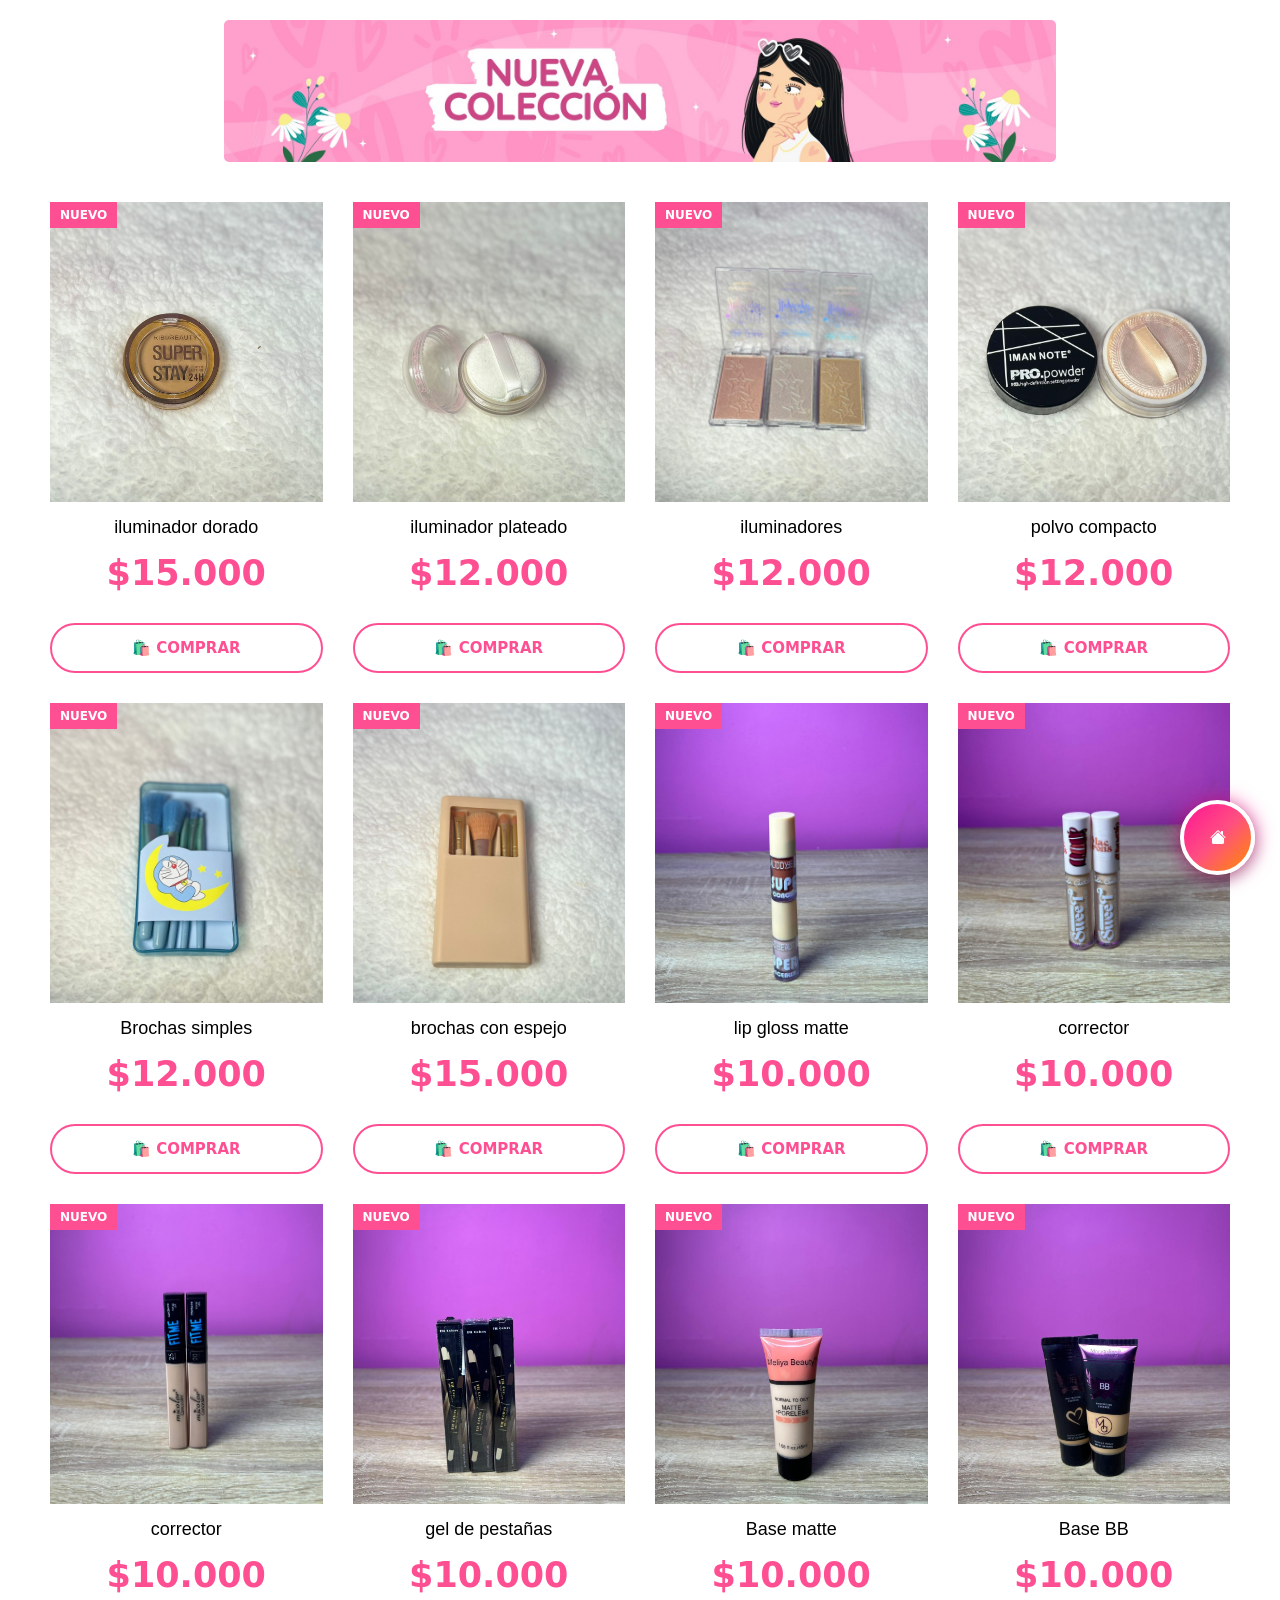
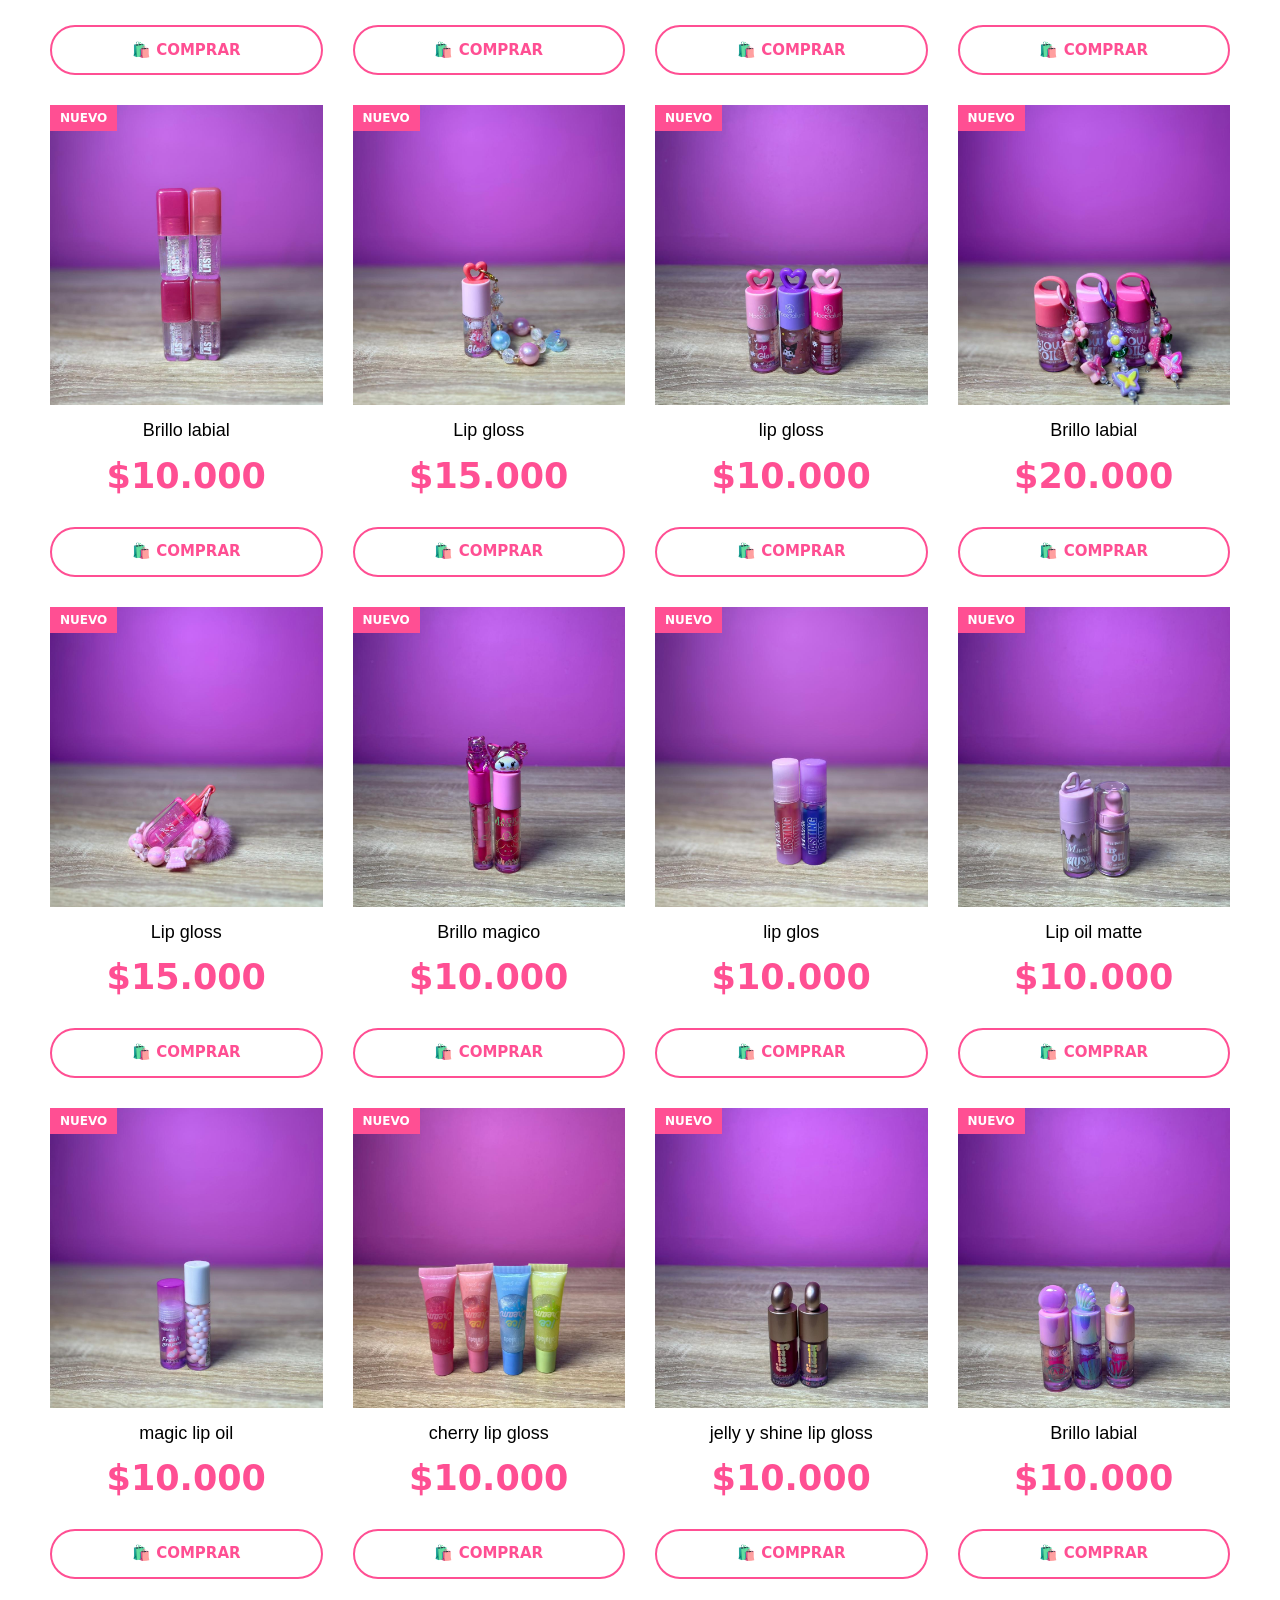
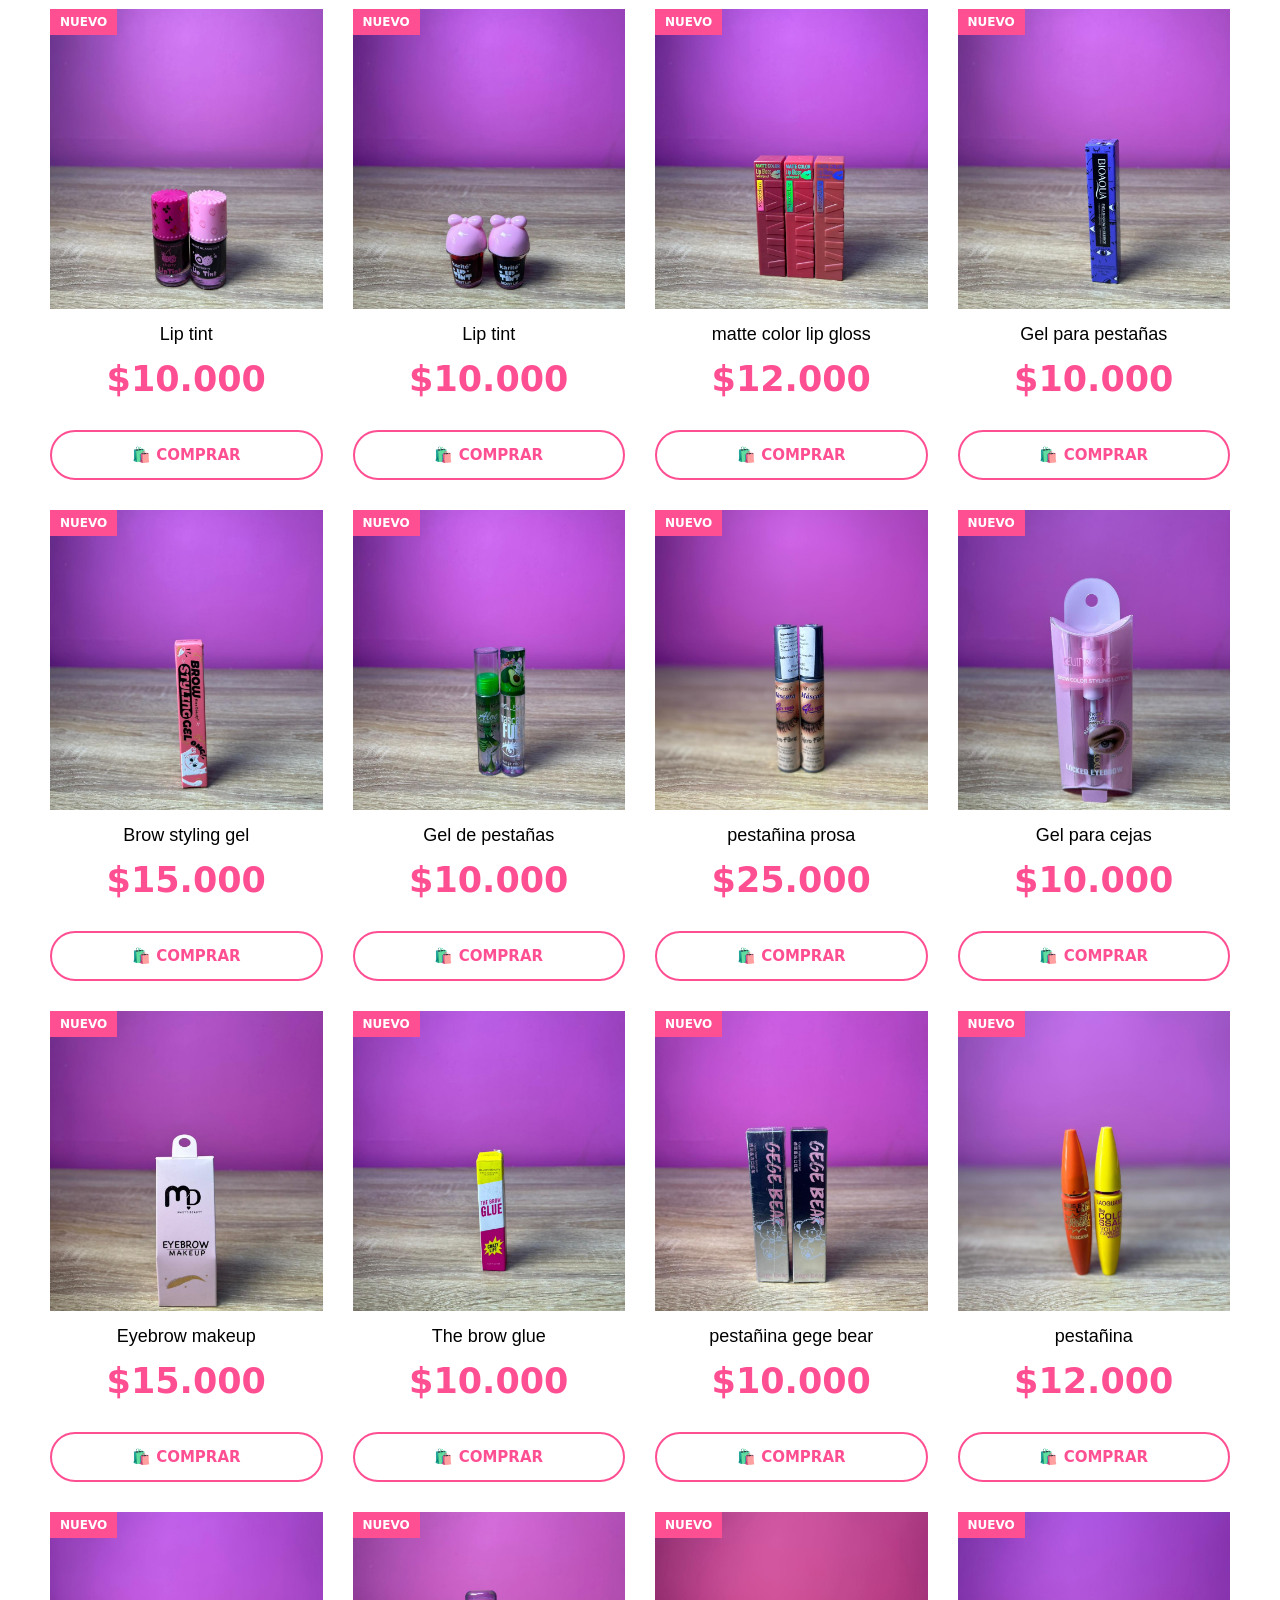
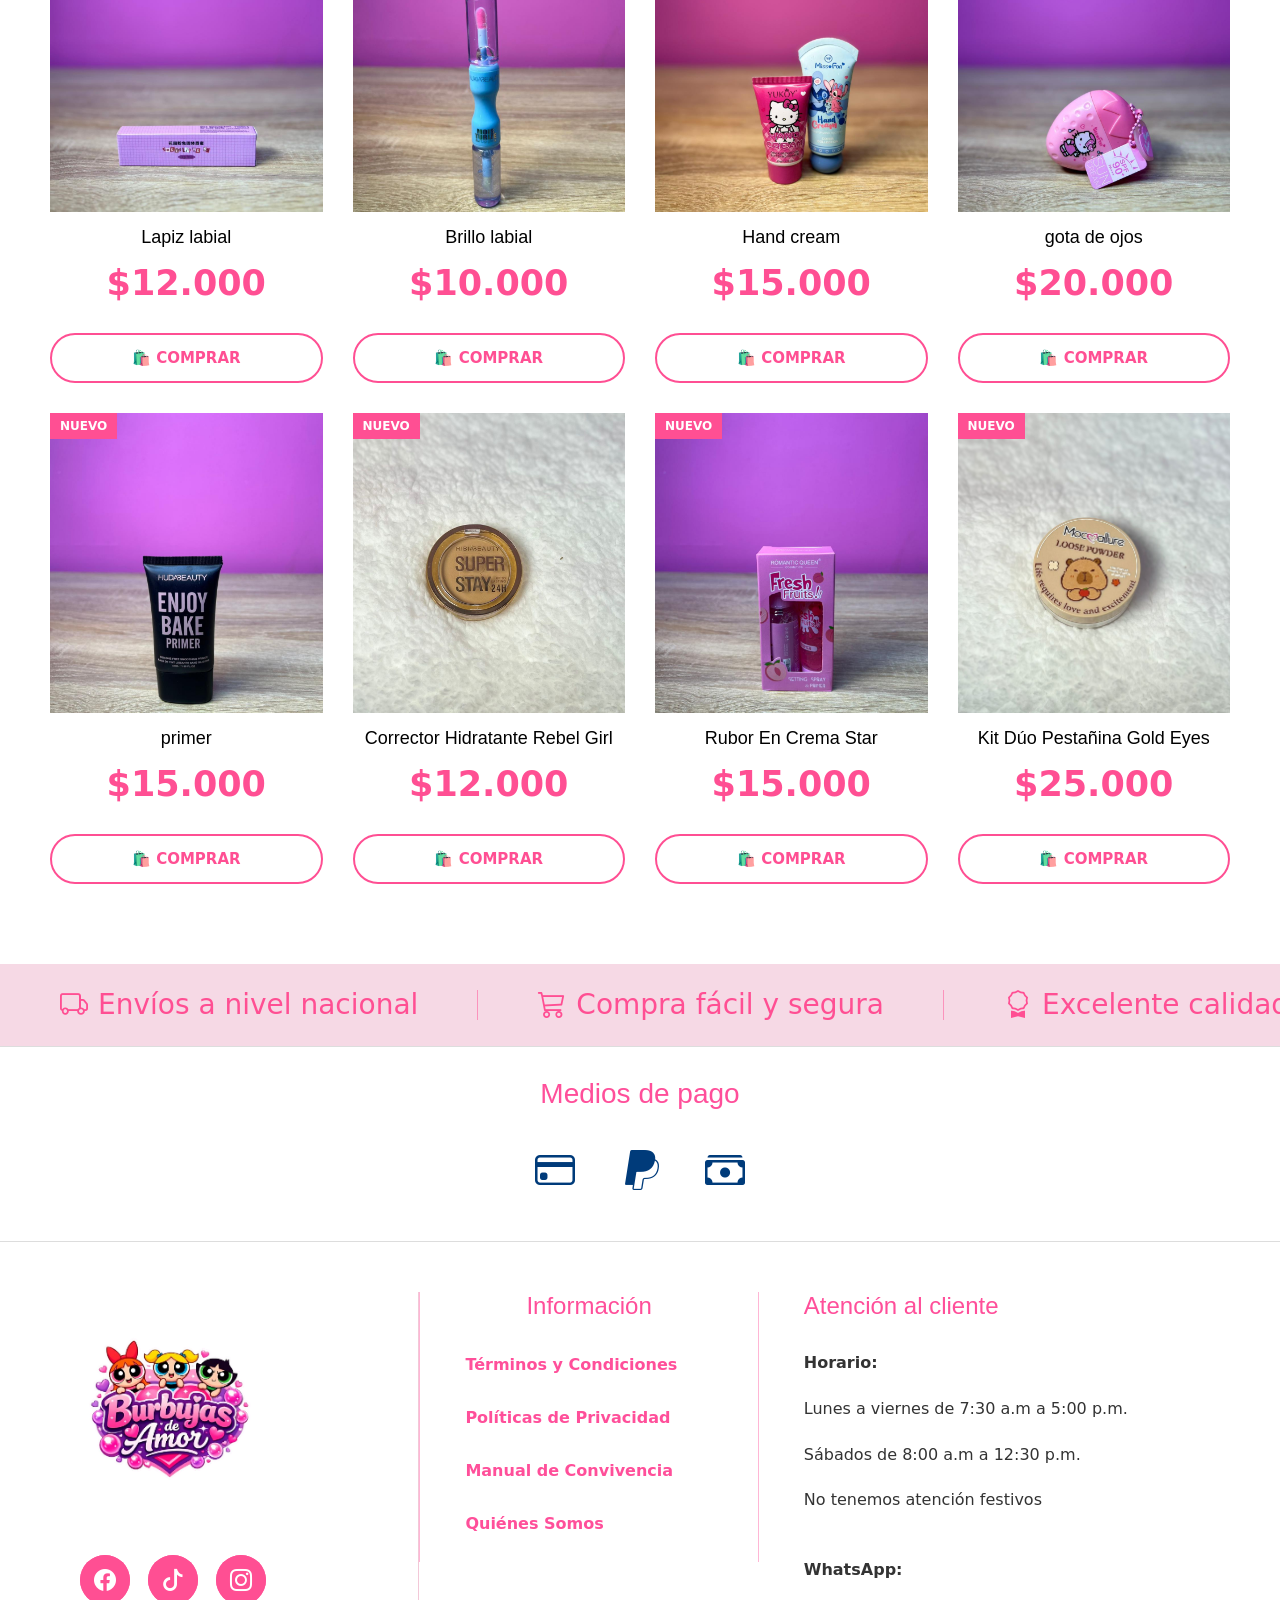
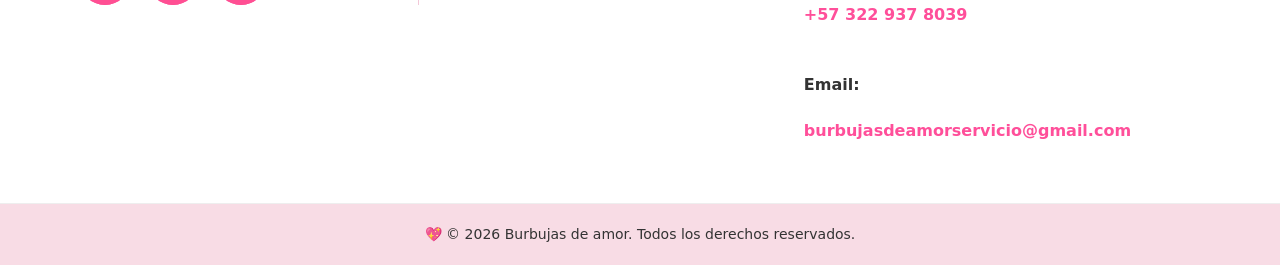
<file: nueva-coleccion.html>
<!DOCTYPE html>
<html lang="es">

<head>

    <meta charset="UTF-8">

    <meta name="viewport" content="width=device-width, initial-scale=1.0">

    <title>Nueva Colección</title>

    <link rel="stylesheet" href="style.css">

    <link
        href="https://cdn.jsdelivr.net/npm/bootstrap-icons@1.11.3/font/bootstrap-icons.css"
        rel="stylesheet"
    >

    <link
        href="https://cdn.jsdelivr.net/npm/bootstrap@5.3.8/dist/css/bootstrap.min.css"
        rel="stylesheet"
    >

    <style>

        /* PRODUCTOS CLICKEABLES */

        .producto-card-shop {
            cursor: pointer;
        }

    </style>

</head>


<body>




<section class="banner-coleccion">

    <img src="5 car.jpg" alt="Nueva colección">

</section>



<!-- ================================================= -->
<!-- PRODUCTOS -->
<!-- ================================================= -->

<section class="productos-grid">


    <!-- PRODUCTO 1 -->

    <div
        class="producto-card-shop"
        onclick="comprarProducto('iluminador dorado', '$15.000')"
    >

        <span class="nuevo-tag">
            NUEVO
        </span>

        <div class="producto-img">

            <img src="20.jpeg" alt="Iluminador dorado">

        </div>

        <h3>
            iluminador dorado
        </h3>

        <p class="precio">
            $15.000
        </p>
 <button class="btn-comprar" onclick="comprarWhatsApp('Mini pañitos humedos', '$3.000')">
    🛍️ COMPRAR
</button>
    </div>



    <!-- PRODUCTO 2 -->

    <div
        class="producto-card-shop"
        onclick="comprarProducto('iluminador plateado', '$12.000')"
    >

        <span class="nuevo-tag">
            NUEVO
        </span>

        <div class="producto-img">

            <img src="23.jpeg" alt="Iluminador plateado">

        </div>

        <h3>
            iluminador plateado
        </h3>

        <p class="precio">
            $12.000
        </p>
 <button class="btn-comprar" onclick="comprarWhatsApp('Mini pañitos humedos', '$3.000')">
    🛍️ COMPRAR
</button>
    </div>



    <!-- PRODUCTO 3 -->

    <div
        class="producto-card-shop"
        onclick="comprarProducto('iluminadores', '$12.000')"
    >

        <span class="nuevo-tag">
            NUEVO
        </span>

        <div class="producto-img">

            <img src="25.jpeg" alt="Iluminadores">

        </div>

        <h3>
            iluminadores
        </h3>

        <p class="precio">
            $12.000
        </p>
 <button class="btn-comprar" onclick="comprarWhatsApp('Mini pañitos humedos', '$3.000')">
    🛍️ COMPRAR
</button>
    </div>



    <!-- PRODUCTO 4 -->

    <div
        class="producto-card-shop"
        onclick="comprarProducto('polvo compacto', '$12.000')"
    >

        <span class="nuevo-tag">
            NUEVO
        </span>

        <div class="producto-img">

            <img src="27.jpeg" alt="Polvo compacto">

        </div>

        <h3>
            polvo compacto
        </h3>

        <p class="precio">
            $12.000
        </p>
 <button class="btn-comprar" onclick="comprarWhatsApp('Mini pañitos humedos', '$3.000')">
    🛍️ COMPRAR
</button>
    </div>



    <!-- PRODUCTO 5 -->

    <div
        class="producto-card-shop"
        onclick="comprarProducto('Brochas simples', '$12.000')"
    >

        <span class="nuevo-tag">
            NUEVO
        </span>

        <div class="producto-img">

            <img src="30.jpeg" alt="Brochas simples">

        </div>

        <h3>
            Brochas simples
        </h3>

        <p class="precio">
            $12.000
        </p>
 <button class="btn-comprar" onclick="comprarWhatsApp('Mini pañitos humedos', '$3.000')">
    🛍️ COMPRAR
</button>
    </div>



    <!-- PRODUCTO 6 -->

    <div
        class="producto-card-shop"
        onclick="comprarProducto('brochas con espejo', '$15.000')"
    >

        <span class="nuevo-tag">
            NUEVO
        </span>

        <div class="producto-img">

            <img src="33.jpeg" alt="Brochas con espejo">

        </div>

        <h3>
            brochas con espejo
        </h3>

        <p class="precio">
            $15.000
        </p>
 <button class="btn-comprar" onclick="comprarWhatsApp('Mini pañitos humedos', '$3.000')">
    🛍️ COMPRAR
</button>
    </div>



    <!-- PRODUCTO 7 -->

    <div
        class="producto-card-shop"
        onclick="comprarProducto('lip gloss matte', '$10.000')"
    >

        <span class="nuevo-tag">
            NUEVO
        </span>

        <div class="producto-img">

            <img src="35.jpeg" alt="Lip gloss matte">

        </div>

        <h3>
            lip gloss matte
        </h3>

        <p class="precio">
            $10.000
        </p>
 <button class="btn-comprar" onclick="comprarWhatsApp('Mini pañitos humedos', '$3.000')">
    🛍️ COMPRAR
</button>
    </div>



    <!-- PRODUCTO 8 -->

    <div
        class="producto-card-shop"
        onclick="comprarProducto('corrector', '$10.000')"
    >

        <span class="nuevo-tag">
            NUEVO
        </span>

        <div class="producto-img">

            <img src="37.jpeg" alt="Corrector">

        </div>

        <h3>
            corrector
        </h3>

        <p class="precio">
            $10.000
        </p>
 <button class="btn-comprar" onclick="comprarWhatsApp('Mini pañitos humedos', '$3.000')">
    🛍️ COMPRAR
</button>
    </div>



    <!-- PRODUCTO 9 -->

    <div
        class="producto-card-shop"
        onclick="comprarProducto('corrector', '$10.000')"
    >

        <span class="nuevo-tag">
            NUEVO
        </span>

        <div class="producto-img">

            <img src="38.jpeg" alt="Corrector">

        </div>

        <h3>
            corrector
        </h3>

        <p class="precio">
            $10.000
        </p>
 <button class="btn-comprar" onclick="comprarWhatsApp('Mini pañitos humedos', '$3.000')">
    🛍️ COMPRAR
</button>
    </div>



    <!-- PRODUCTO 10 -->

    <div
        class="producto-card-shop"
        onclick="comprarProducto('gel de pestañas', '$10.000')"
    >

        <span class="nuevo-tag">
            NUEVO
        </span>

        <div class="producto-img">

            <img src="40.jpeg" alt="Gel de pestañas">

        </div>

        <h3>
            gel de pestañas
        </h3>

        <p class="precio">
            $10.000
        </p>
 <button class="btn-comprar" onclick="comprarWhatsApp('Mini pañitos humedos', '$3.000')">
    🛍️ COMPRAR
</button>
    </div>



    <!-- PRODUCTO 11 -->

    <div
        class="producto-card-shop"
        onclick="comprarProducto('Base matte', '$10.000')"
    >

        <span class="nuevo-tag">
            NUEVO
        </span>

        <div class="producto-img">

            <img src="43.jpeg" alt="Base matte">

        </div>

        <h3>
            Base matte
        </h3>

        <p class="precio">
            $10.000
        </p>
 <button class="btn-comprar" onclick="comprarWhatsApp('Mini pañitos humedos', '$3.000')">
    🛍️ COMPRAR
</button>
    </div>



    <!-- PRODUCTO 12 -->

    <div
        class="producto-card-shop"
        onclick="comprarProducto('Base BB', '$10.000')"
    >

        <span class="nuevo-tag">
            NUEVO
        </span>

        <div class="producto-img">

            <img src="45.jpeg" alt="Base BB">

        </div>

        <h3>
            Base BB
        </h3>

        <p class="precio">
            $10.000
        </p>
 <button class="btn-comprar" onclick="comprarWhatsApp('Mini pañitos humedos', '$3.000')">
    🛍️ COMPRAR
</button>
    </div>



    <!-- PRODUCTO 13 -->

    <div
        class="producto-card-shop"
        onclick="comprarProducto('Brillo labial', '$10.000')"
    >

        <span class="nuevo-tag">
            NUEVO
        </span>

        <div class="producto-img">

            <img src="48.jpeg" alt="Brillo labial">

        </div>

        <h3>
            Brillo labial
        </h3>

        <p class="precio">
            $10.000
        </p>
 <button class="btn-comprar" onclick="comprarWhatsApp('Mini pañitos humedos', '$3.000')">
    🛍️ COMPRAR
</button>
    </div>



    <!-- PRODUCTO 14 -->

    <div
        class="producto-card-shop"
        onclick="comprarProducto('Lip gloss', '$15.000')"
    >

        <span class="nuevo-tag">
            NUEVO
        </span>

        <div class="producto-img">

            <img src="50.jpeg" alt="Lip gloss">

        </div>

        <h3>
            Lip gloss
        </h3>

        <p class="precio">
            $15.000
        </p>
 <button class="btn-comprar" onclick="comprarWhatsApp('Mini pañitos humedos', '$3.000')">
    🛍️ COMPRAR
</button>
    </div>



    <!-- PRODUCTO 15 -->

    <div
        class="producto-card-shop"
        onclick="comprarProducto('lip gloss', '$10.000')"
    >

        <span class="nuevo-tag">
            NUEVO
        </span>

        <div class="producto-img">

            <img src="52.jpeg" alt="Lip gloss">

        </div>

        <h3>
            lip gloss
        </h3>

        <p class="precio">
            $10.000
        </p>
 <button class="btn-comprar" onclick="comprarWhatsApp('Mini pañitos humedos', '$3.000')">
    🛍️ COMPRAR
</button>
    </div>



    <!-- PRODUCTO 16 -->

    <div
        class="producto-card-shop"
        onclick="comprarProducto('Brillo labial', '$20.000')"
    >

        <span class="nuevo-tag">
            NUEVO
        </span>

        <div class="producto-img">

            <img src="54.jpeg" alt="Brillo labial">

        </div>

        <h3>
            Brillo labial
        </h3>

        <p class="precio">
            $20.000
        </p>
 <button class="btn-comprar" onclick="comprarWhatsApp('Mini pañitos humedos', '$3.000')">
    🛍️ COMPRAR
</button>
    </div>



    <!-- PRODUCTO 17 -->

    <div
        class="producto-card-shop"
        onclick="comprarProducto('Lip gloss', '$15.000')"
    >

        <span class="nuevo-tag">
            NUEVO
        </span>

        <div class="producto-img">

            <img src="56.jpeg" alt="Lip gloss">

        </div>

        <h3>
            Lip gloss
        </h3>

        <p class="precio">
            $15.000
        </p>
 <button class="btn-comprar" onclick="comprarWhatsApp('Mini pañitos humedos', '$3.000')">
    🛍️ COMPRAR
</button>
    </div>



    <!-- PRODUCTO 18 -->

    <div
        class="producto-card-shop"
        onclick="comprarProducto('Brillo magico', '$10.000')"
    >

        <span class="nuevo-tag">
            NUEVO
        </span>

        <div class="producto-img">

            <img src="58.jpeg" alt="Brillo magico">

        </div>

        <h3>
            Brillo magico
        </h3>

        <p class="precio">
            $10.000
        </p>
 <button class="btn-comprar" onclick="comprarWhatsApp('Mini pañitos humedos', '$3.000')">
    🛍️ COMPRAR
</button>
    </div>



    <!-- PRODUCTO 19 -->

    <div
        class="producto-card-shop"
        onclick="comprarProducto('lip glos', '$10.000')"
    >

        <span class="nuevo-tag">
            NUEVO
        </span>

        <div class="producto-img">

            <img src="61.jpeg" alt="Lip glos">

        </div>

        <h3>
            lip glos
        </h3>

        <p class="precio">
            $10.000
        </p>
 <button class="btn-comprar" onclick="comprarWhatsApp('Mini pañitos humedos', '$3.000')">
    🛍️ COMPRAR
</button>
    </div>





    <div class="producto-card-shop" onclick="comprarProducto('Luxe Clean Trendy Ref Lct2387', '$20.000')">
        <span class="nuevo-tag">NUEVO</span>
        <div class="producto-img">
            <img src="63.jpeg" alt="">
        </div>
        <h3>Lip oil matte</h3>
        <p class="precio">$10.000</p>
         <button class="btn-comprar" onclick="comprarWhatsApp('Mini pañitos humedos', '$3.000')">
    🛍️ COMPRAR
</button>
    </div>


    <div class="producto-card-shop" onclick="comprarProducto('Luxe Clean Trendy Ref Lct2387', '$20.000')">
        <span class="nuevo-tag">NUEVO</span>
        <div class="producto-img">
            <img src="65.jpeg" alt="">
        </div>
        <h3>magic lip oil</h3>
        <p class="precio">$10.000</p>
         <button class="btn-comprar" onclick="comprarWhatsApp('Mini pañitos humedos', '$3.000')">
    🛍️ COMPRAR
</button>
    </div>


    <div class="producto-card-shop" onclick="comprarProducto('Luxe Clean Trendy Ref Lct2387', '$20.000')">
        <span class="nuevo-tag">NUEVO</span>
        <div class="producto-img">
            <img src="67.jpeg" alt="">
        </div>
        <h3>cherry lip gloss</h3>
        <p class="precio">$10.000</p>
         <button class="btn-comprar" onclick="comprarWhatsApp('Mini pañitos humedos', '$3.000')">
    🛍️ COMPRAR
</button>
    </div>


    <div class="producto-card-shop" onclick="comprarProducto('Luxe Clean Trendy Ref Lct2387', '$20.000')">
        <span class="nuevo-tag">NUEVO</span>
        <div class="producto-img">
            <img src="69.jpeg" alt="">
        </div>
        <h3>jelly y shine lip gloss</h3>
        <p class="precio">$10.000</p>
         <button class="btn-comprar" onclick="comprarWhatsApp('Mini pañitos humedos', '$3.000')">
    🛍️ COMPRAR
</button>
    </div>


    <div class="producto-card-shop" onclick="comprarProducto('Luxe Clean Trendy Ref Lct2387', '$20.000')">
        <span class="nuevo-tag">NUEVO</span>
        <div class="producto-img">
            <img src="71.jpeg" alt="">
        </div>
        <h3>Brillo labial</h3>
        <p class="precio">$10.000</p>
         <button class="btn-comprar" onclick="comprarWhatsApp('Mini pañitos humedos', '$3.000')">
    🛍️ COMPRAR
</button>
    </div>


    <div class="producto-card-shop" onclick="comprarProducto('Luxe Clean Trendy Ref Lct2387', '$20.000')">
        <span class="nuevo-tag">NUEVO</span>
        <div class="producto-img">
            <img src="73.jpeg" alt="">
        </div>
        <h3>Lip tint</h3>
        <p class="precio">$10.000</p>
         <button class="btn-comprar" onclick="comprarWhatsApp('Mini pañitos humedos', '$3.000')">
    🛍️ COMPRAR
</button>
    </div>


    <div class="producto-card-shop" onclick="comprarProducto('Luxe Clean Trendy Ref Lct2387', '$20.000')">
        <span class="nuevo-tag">NUEVO</span>
        <div class="producto-img">
            <img src="75.jpeg" alt="">
        </div>
        <h3>Lip tint</h3>
        <p class="precio">$10.000</p>
         <button class="btn-comprar" onclick="comprarWhatsApp('Mini pañitos humedos', '$3.000')">
    🛍️ COMPRAR
</button>
    </div>


    <div class="producto-card-shop" onclick="comprarProducto('Luxe Clean Trendy Ref Lct2387', '$20.000')">
        <span class="nuevo-tag">NUEVO</span>
        <div class="producto-img">
            <img src="77.jpeg" alt="">
        </div>
        <h3>matte color lip gloss</h3>
        <p class="precio">$12.000</p>
         <button class="btn-comprar" onclick="comprarWhatsApp('Mini pañitos humedos', '$3.000')">
    🛍️ COMPRAR
</button>
    </div>


    <div class="producto-card-shop" onclick="comprarProducto('Luxe Clean Trendy Ref Lct2387', '$20.000')">
        <span class="nuevo-tag">NUEVO</span>
        <div class="producto-img">
            <img src="80.jpeg" alt="">
        </div>
        <h3>Gel para pestañas</h3>
        <p class="precio">$10.000</p>
         <button class="btn-comprar" onclick="comprarWhatsApp('Mini pañitos humedos', '$3.000')">
    🛍️ COMPRAR
</button>
    </div>


    <div class="producto-card-shop" onclick="comprarProducto('Luxe Clean Trendy Ref Lct2387', '$20.000')">
        <span class="nuevo-tag">NUEVO</span>
        <div class="producto-img">
            <img src="82.jpeg" alt="">
        </div>
        <h3>Brow styling gel</h3>
        <p class="precio">$15.000</p>
         <button class="btn-comprar" onclick="comprarWhatsApp('Mini pañitos humedos', '$3.000')">
    🛍️ COMPRAR
</button>
    </div>


    <div class="producto-card-shop" onclick="comprarProducto('Luxe Clean Trendy Ref Lct2387', '$20.000')">
        <span class="nuevo-tag">NUEVO</span>
        <div class="producto-img">
            <img src="84.jpeg" alt="">
        </div>
        <h3>Gel de pestañas</h3>
        <p class="precio">$10.000</p>
         <button class="btn-comprar" onclick="comprarWhatsApp('Mini pañitos humedos', '$3.000')">
    🛍️ COMPRAR
</button>
    </div>


    <div class="producto-card-shop" onclick="comprarProducto('Luxe Clean Trendy Ref Lct2387', '$20.000')">
        <span class="nuevo-tag">NUEVO</span>
        <div class="producto-img">
            <img src="85.jpeg" alt="">
        </div>
        <h3>pestañina prosa</h3>
        <p class="precio">$25.000</p>
         <button class="btn-comprar" onclick="comprarWhatsApp('Mini pañitos humedos', '$3.000')">
    🛍️ COMPRAR
</button>
    </div>


    <div class="producto-card-shop" onclick="comprarProducto('Luxe Clean Trendy Ref Lct2387', '$20.000')">
        <span class="nuevo-tag">NUEVO</span>
        <div class="producto-img">
            <img src="88.jpeg" alt="">
        </div>
        <h3>Gel para cejas</h3>
        <p class="precio">$10.000</p>
         <button class="btn-comprar" onclick="comprarWhatsApp('Mini pañitos humedos', '$3.000')">
    🛍️ COMPRAR
</button>
    </div>


    <div class="producto-card-shop" onclick="comprarProducto('Luxe Clean Trendy Ref Lct2387', '$20.000')">
        <span class="nuevo-tag">NUEVO</span>
        <div class="producto-img">
            <img src="90.jpeg" alt="">
        </div>
        <h3>Eyebrow makeup</h3>
        <p class="precio">$15.000</p>
         <button class="btn-comprar" onclick="comprarWhatsApp('Mini pañitos humedos', '$3.000')">
    🛍️ COMPRAR
</button>
    </div>


    <div class="producto-card-shop" onclick="comprarProducto('Luxe Clean Trendy Ref Lct2387', '$20.000')">
        <span class="nuevo-tag">NUEVO</span>
        <div class="producto-img">
            <img src="92.jpeg" alt="">
        </div>
        <h3>The brow glue</h3>
        <p class="precio">$10.000</p>
         <button class="btn-comprar" onclick="comprarWhatsApp('Mini pañitos humedos', '$3.000')">
    🛍️ COMPRAR
</button>
    </div>


    <div class="producto-card-shop" onclick="comprarProducto('Luxe Clean Trendy Ref Lct2387', '$20.000')">
        <span class="nuevo-tag">NUEVO</span>
        <div class="producto-img">
            <img src="94.jpeg" alt="">
        </div>
        <h3>pestañina gege bear</h3>
        <p class="precio">$10.000</p>
         <button class="btn-comprar" onclick="comprarWhatsApp('Mini pañitos humedos', '$3.000')">
    🛍️ COMPRAR
</button>
    </div>


    <div class="producto-card-shop" onclick="comprarProducto('Luxe Clean Trendy Ref Lct2387', '$20.000')">
        <span class="nuevo-tag">NUEVO</span>
        <div class="producto-img">
            <img src="96.jpeg" alt="">
        </div>
        <h3>pestañina</h3>
        <p class="precio">$12.000</p>
         <button class="btn-comprar" onclick="comprarWhatsApp('Mini pañitos humedos', '$3.000')">
    🛍️ COMPRAR
</button>
    </div>


    <div class="producto-card-shop" onclick="comprarProducto('Luxe Clean Trendy Ref Lct2387', '$20.000')">
        <span class="nuevo-tag">NUEVO</span>
        <div class="producto-img">
            <img src="98.jpeg" alt="">
        </div>
        <h3>Lapiz labial</h3>
        <p class="precio">$12.000</p>
         <button class="btn-comprar" onclick="comprarWhatsApp('Mini pañitos humedos', '$3.000')">
    🛍️ COMPRAR
</button>
    </div>


    <div class="producto-card-shop" onclick="comprarProducto('Luxe Clean Trendy Ref Lct2387', '$20.000')">
        <span class="nuevo-tag">NUEVO</span>
        <div class="producto-img">
            <img src="100.jpeg" alt="">
        </div>
        <h3>Brillo labial</h3>
        <p class="precio">$10.000</p>
         <button class="btn-comprar" onclick="comprarWhatsApp('Mini pañitos humedos', '$3.000')">
    🛍️ COMPRAR
</button>
    </div>


    <div class="producto-card-shop" onclick="comprarProducto('Luxe Clean Trendy Ref Lct2387', '$20.000')">
        <span class="nuevo-tag">NUEVO</span>
        <div class="producto-img">
            <img src="102.jpeg" alt="">
        </div>
        <h3>Hand cream</h3>
        <p class="precio">$15.000</p>
         <button class="btn-comprar" onclick="comprarWhatsApp('Mini pañitos humedos', '$3.000')">
    🛍️ COMPRAR
</button>
    </div>


    <div class="producto-card-shop" onclick="comprarProducto('Luxe Clean Trendy Ref Lct2387', '$20.000')">
        <span class="nuevo-tag">NUEVO</span>
        <div class="producto-img">
            <img src="105.jpeg" alt="">
        </div>
        <h3>gota de ojos</h3>
        <p class="precio">$20.000</p>
         <button class="btn-comprar" onclick="comprarWhatsApp('Mini pañitos humedos', '$3.000')">
    🛍️ COMPRAR
</button>
    </div>


    <div class="producto-card-shop" onclick="comprarProducto('Luxe Clean Trendy Ref Lct2387', '$20.000')">
        <span class="nuevo-tag">NUEVO</span>
        <div class="producto-img">
            <img src="110.jpeg" alt="">
        </div>
        <h3>primer</h3>
        <p class="precio">$15.000</p>
         <button class="btn-comprar" onclick="comprarWhatsApp('Mini pañitos humedos', '$3.000')">
    🛍️ COMPRAR
</button>
    </div>



    <!-- PRODUCTO 43 -->

    <div
        class="producto-card-shop"
        onclick="comprarProducto('Corrector Hidratante Rebel Girl', '$12.000')"
    >

        <span class="nuevo-tag">
            NUEVO
        </span>

        <div class="producto-img">

            <img src="20.jpeg" alt="Corrector Hidratante Rebel Girl">

        </div>

        <h3>
            Corrector Hidratante Rebel Girl
        </h3>

        <p class="precio">
            $12.000
        </p>
 <button class="btn-comprar" onclick="comprarWhatsApp('Mini pañitos humedos', '$3.000')">
    🛍️ COMPRAR
</button>
    </div>



    <!-- PRODUCTO 44 -->

    <div
        class="producto-card-shop"
        onclick="comprarProducto('Rubor En Crema Star', '$15.000')"
    >

        <span class="nuevo-tag">
            NUEVO
        </span>

        <div class="producto-img">

            <img src="112.jpeg" alt="Rubor En Crema Star">

        </div>

        <h3>
            Rubor En Crema Star
        </h3>

        <p class="precio">
            $15.000
        </p>
 <button class="btn-comprar" onclick="comprarWhatsApp('Mini pañitos humedos', '$3.000')">
    🛍️ COMPRAR
</button>
    </div>



    <!-- PRODUCTO 45 -->

    <div
        class="producto-card-shop"
        onclick="comprarProducto('Kit Dúo Pestañina Gold Eyes', '$25.000')"
    >

        <span class="nuevo-tag">
            NUEVO
        </span>

        <div class="producto-img">

            <img src="22.jpeg" alt="Kit Dúo Pestañina Gold Eyes">

        </div>

        <h3>
            Kit Dúo Pestañina Gold Eyes
        </h3>

        <p class="precio">
            $25.000
        </p>
 <button class="btn-comprar" onclick="comprarWhatsApp('Mini pañitos humedos', '$3.000')">
    🛍️ COMPRAR
</button>
    </div>


</section>



<!-- ================================================= -->
<!-- CARRUSEL FINAL -->
<!-- ================================================= -->

<section class="beneficios-carousel">

    <div class="beneficios-track">


        <div class="beneficio-item">

            <i class="bi bi-truck"></i>

            <span>
                Envíos a nivel nacional
            </span>

        </div>


        <div class="beneficio-item">

            <i class="bi bi-cart3"></i>

            <span>
                Compra fácil y segura
            </span>

        </div>


        <div class="beneficio-item">

            <i class="bi bi-award"></i>

            <span>
                Excelente calidad
            </span>

        </div>


        <div class="beneficio-item">

            <i class="bi bi-headset"></i>

            <span>
                Asesoría personalizada
            </span>

        </div>


        <!-- REPETICIÓN -->

        <div class="beneficio-item">

            <i class="bi bi-truck"></i>

            <span>
                Envíos a nivel nacional
            </span>

        </div>


        <div class="beneficio-item">

            <i class="bi bi-cart3"></i>

            <span>
                Compra fácil y segura
            </span>

        </div>


        <div class="beneficio-item">

            <i class="bi bi-award"></i>

            <span>
                Excelente calidad
            </span>

        </div>


        <div class="beneficio-item">

            <i class="bi bi-headset"></i>

            <span>
                Asesoría personalizada
            </span>

        </div>


    </div>

</section>



<!-- ================================================= -->
<!-- FOOTER -->
<!-- ================================================= -->

<footer class="footer">


    <!-- MEDIOS DE PAGO -->

    <div class="footer-pagos">

        <h3>
            Medios de pago
        </h3>


         <div class="pagos-icons">

      <i class="bi bi-credit-card"></i>

      <i class="bi bi-paypal"></i>

      <i class="bi bi-cash-stack"></i>

    </div>
    </div>



    <!-- CONTENIDO -->

    <div class="footer-contenido">


        <!-- LOGO -->

        <div class="footer-col logo-col">

            <img
                src="logo pagina-Photoroom.png"
                alt="Burbujas de Amor"
                class="footer-logo"
            >


            <!-- REDES -->

            <div class="redes-footer">


                <a
                    href="https://www.facebook.com/share/18ZwjiJ9HL/"
                    target="_blank"
                >

                    <i class="bi bi-facebook"></i>

                </a>


                <a
                    href="https://www.tiktok.com/@burbujasdeamor07?_r=1&_t=ZS-96kM7lQDz44"
                    target="_blank"
                >

                    <i class="bi bi-tiktok"></i>

                </a>


                <a
                    href="https://www.instagram.com/burbujasdeamor1104?igsh=eDU2M284YXBydGN5"
                    target="_blank"
                >

                    <i class="bi bi-instagram"></i>

                </a>


            </div>

        </div>



        <!-- INFORMACIÓN -->

        <div class="footer-col">

            <h4>
                Información
            </h4>


            <ul>

                <li>

                    <a href="terminos.html">
                        Términos y Condiciones
                    </a>

                </li>


                <li>

                    <a href="privacidad.html">
                        Políticas de Privacidad
                    </a>

                </li>


                <li>

                    <a href="convivencia.html">
                        Manual de Convivencia
                    </a>

                </li>

                <li>

                    <a href="quienes-somos.html">
                        Quiénes Somos
                    </a>

                </li>
            </ul>

        </div>





        <!-- ATENCIÓN AL CLIENTE -->

        <div class="footer-col">

            <h4>
                Atención al cliente
            </h4>


            <p>
                <strong>
                    Horario:
                </strong>
            </p>


            <p>
                Lunes a viernes de 7:30 a.m a 5:00 p.m.
            </p>


            <p>
                Sábados de 8:00 a.m a 12:30 p.m.
            </p>


            <p>
                No tenemos atención festivos
            </p>


            <br>


            <p>
                <strong>
                    WhatsApp:
                </strong>
            </p>


            <p>

                <a
                    href="https://wa.me/573229378039"
                    target="_blank"
                >

                    +57 322 937 8039

                </a>

            </p>


            <br>


            <p>
                <strong>
                    Email:
                </strong>
            </p>


            <p class="footer-email">

                <a
                    href="https://mail.google.com/mail/?view=cm&fs=1&to=burbujasdeamorservicio@gmail.com"
                    target="_blank"
                >

                    burbujasdeamorservicio@gmail.com

                </a>

            </p>

        </div>


    </div>



    <!-- COPYRIGHT -->

    <div class="footer-copy">

        <p>
            💖 © 2026 Burbujas de amor. Todos los derechos reservados.
        </p>

    </div>


</footer>



<script>

function comprarProducto(nombre, precio) {

    const numero = "573229378039";


    const mensaje =

           "Hola, Burbujas de amor 💖\n\n" +
        "Estoy interesado/a en este producto:\n\n" +
        "🛍️ Producto: " + nombre + "\n" +
        "💰 Precio: " + precio + "\n\n" +
        "Quisiera recibir más información.";

    const url =

        "https://wa.me/" +

        numero +

        "?text=" +

        encodeURIComponent(mensaje);


    window.open(
        url,
        "_blank"
    );

}

</script>
<a href="index.html" class="boton-inicio" title="Volver al inicio">
    <i class="bi bi-house-fill"></i>
</a>

</body>

</html>
</file>
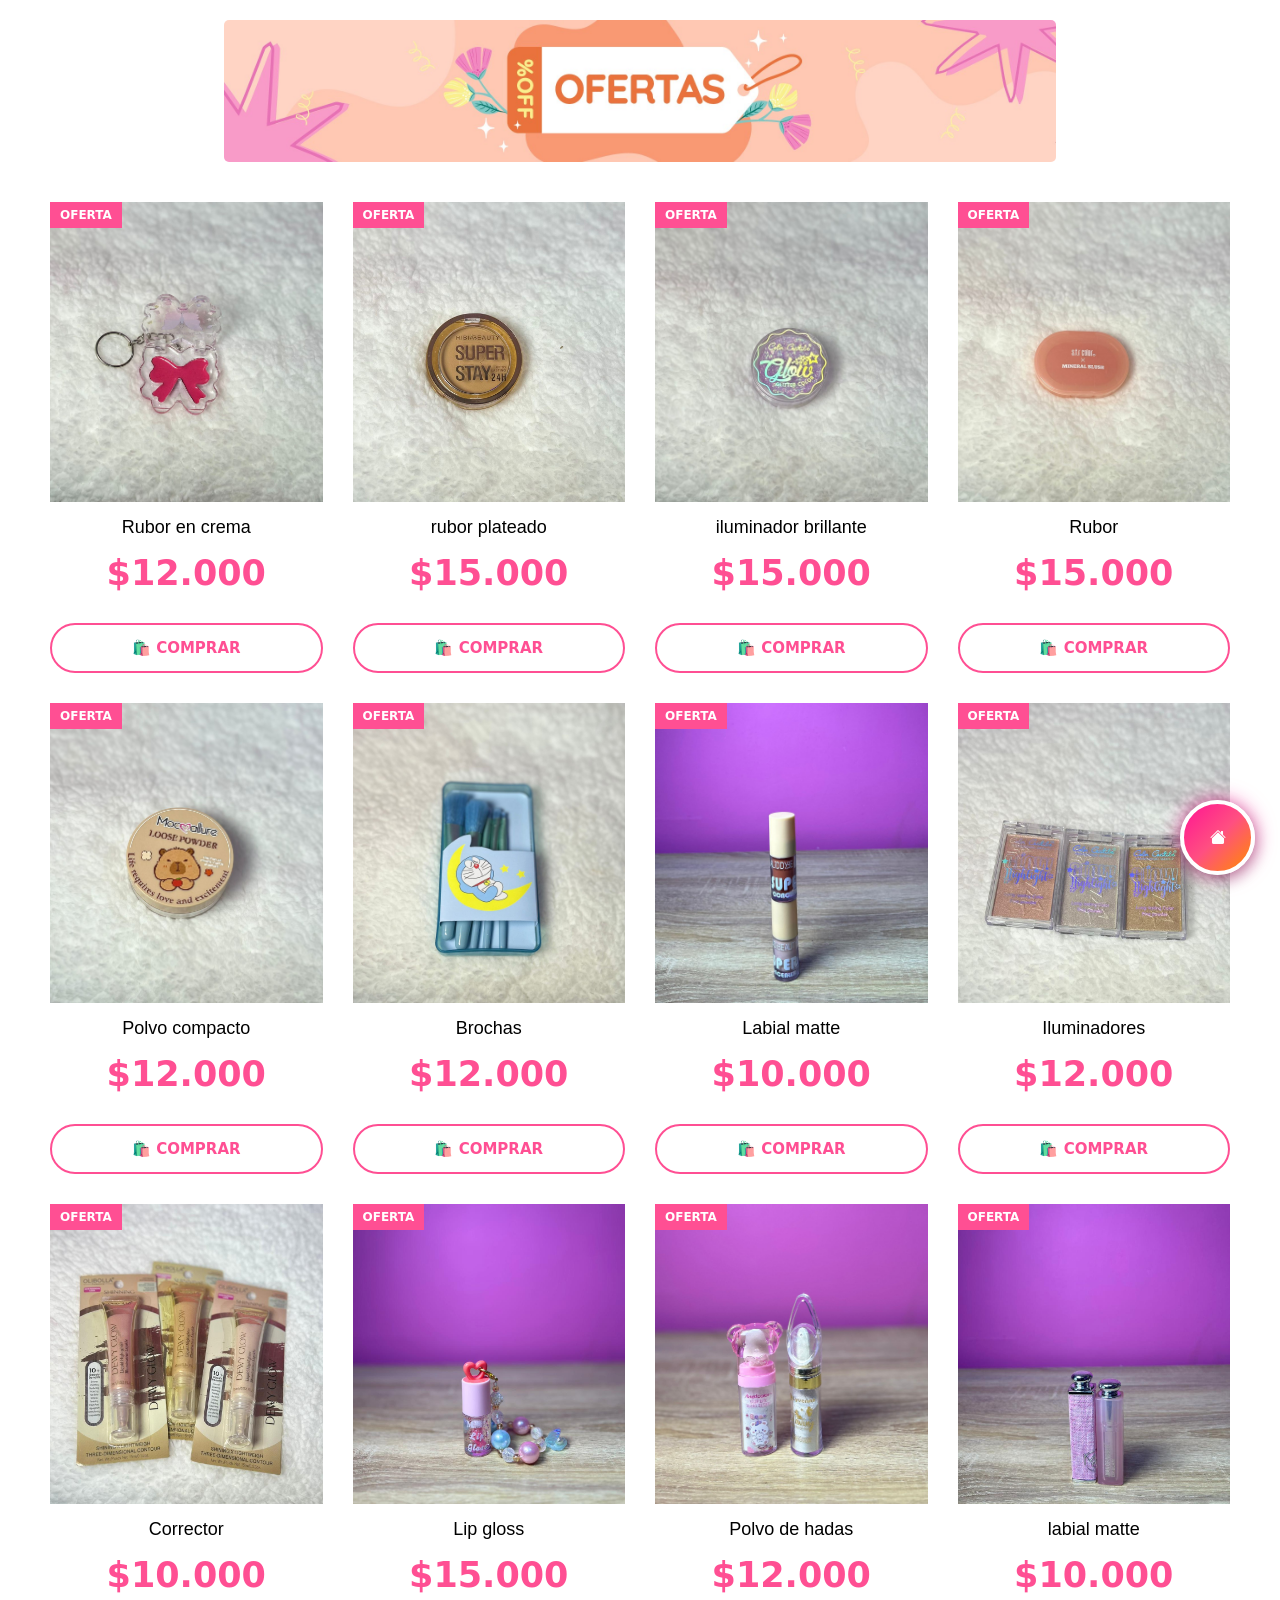
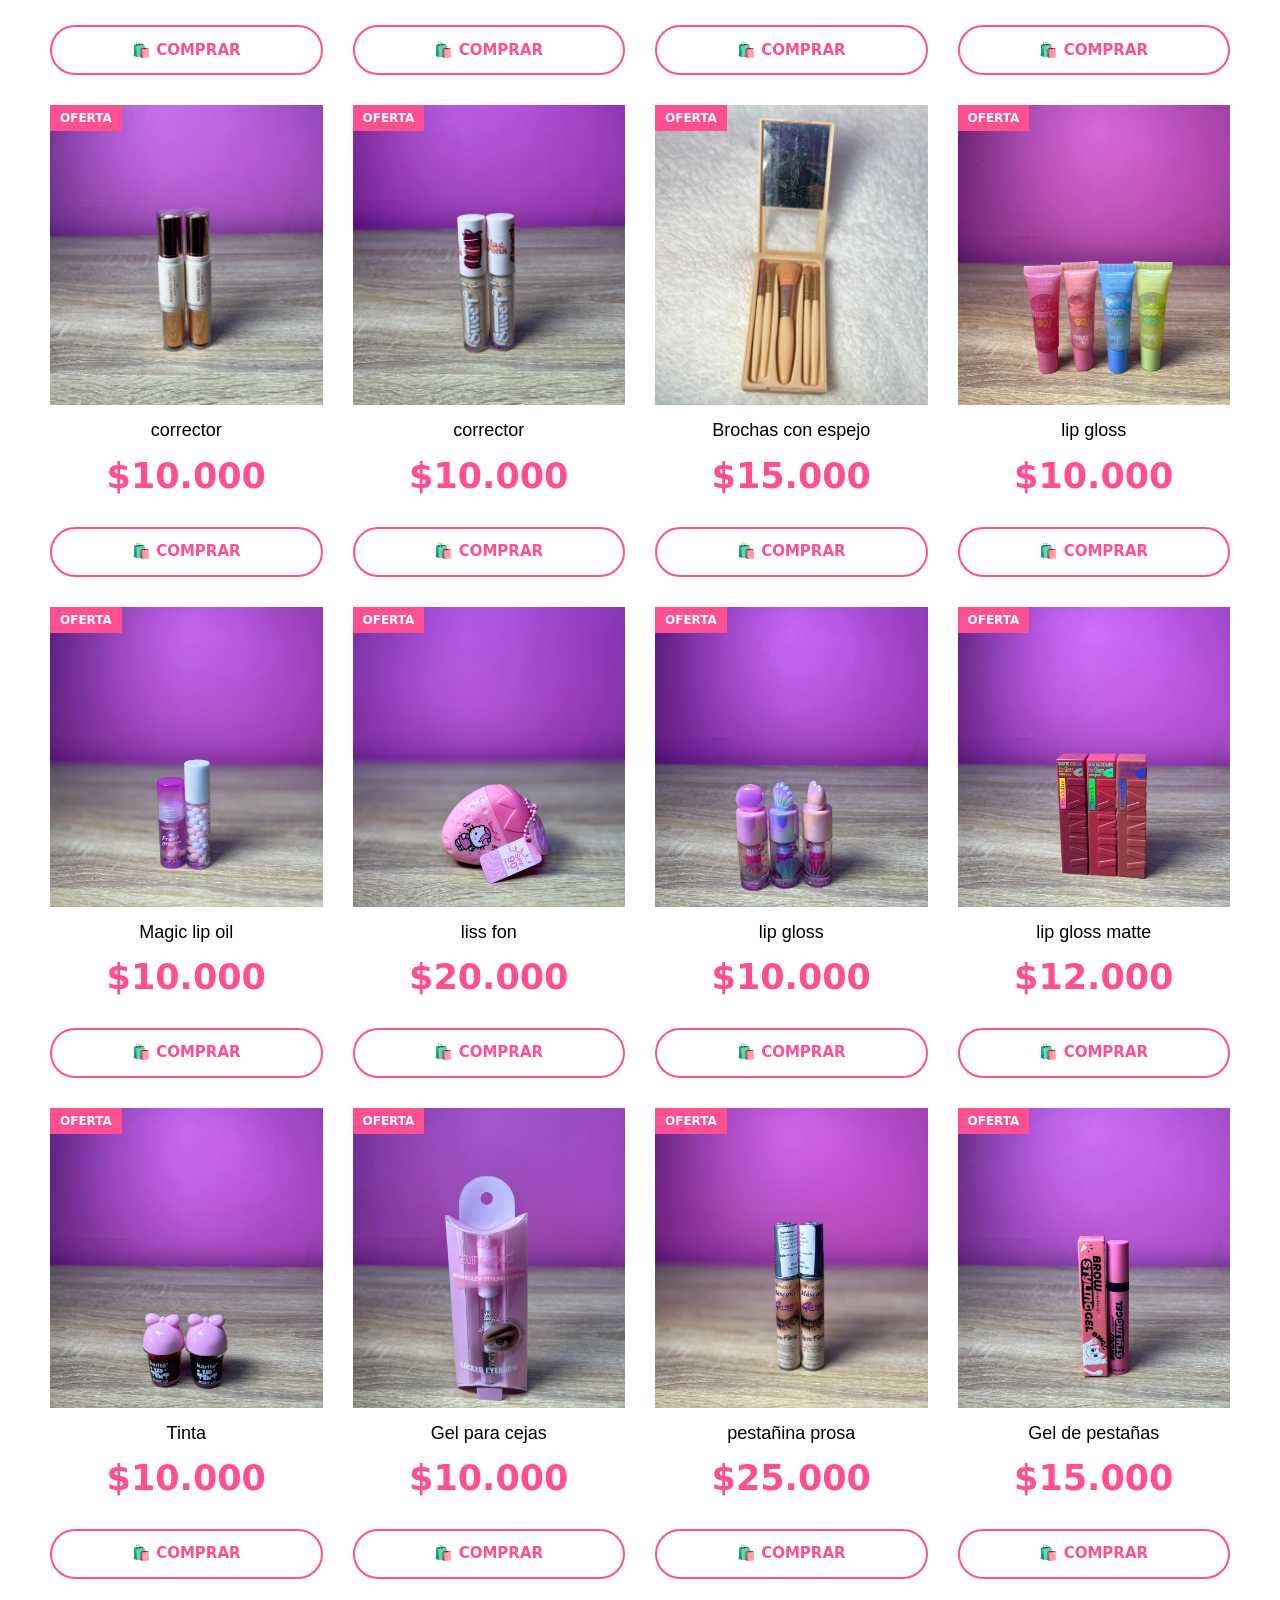
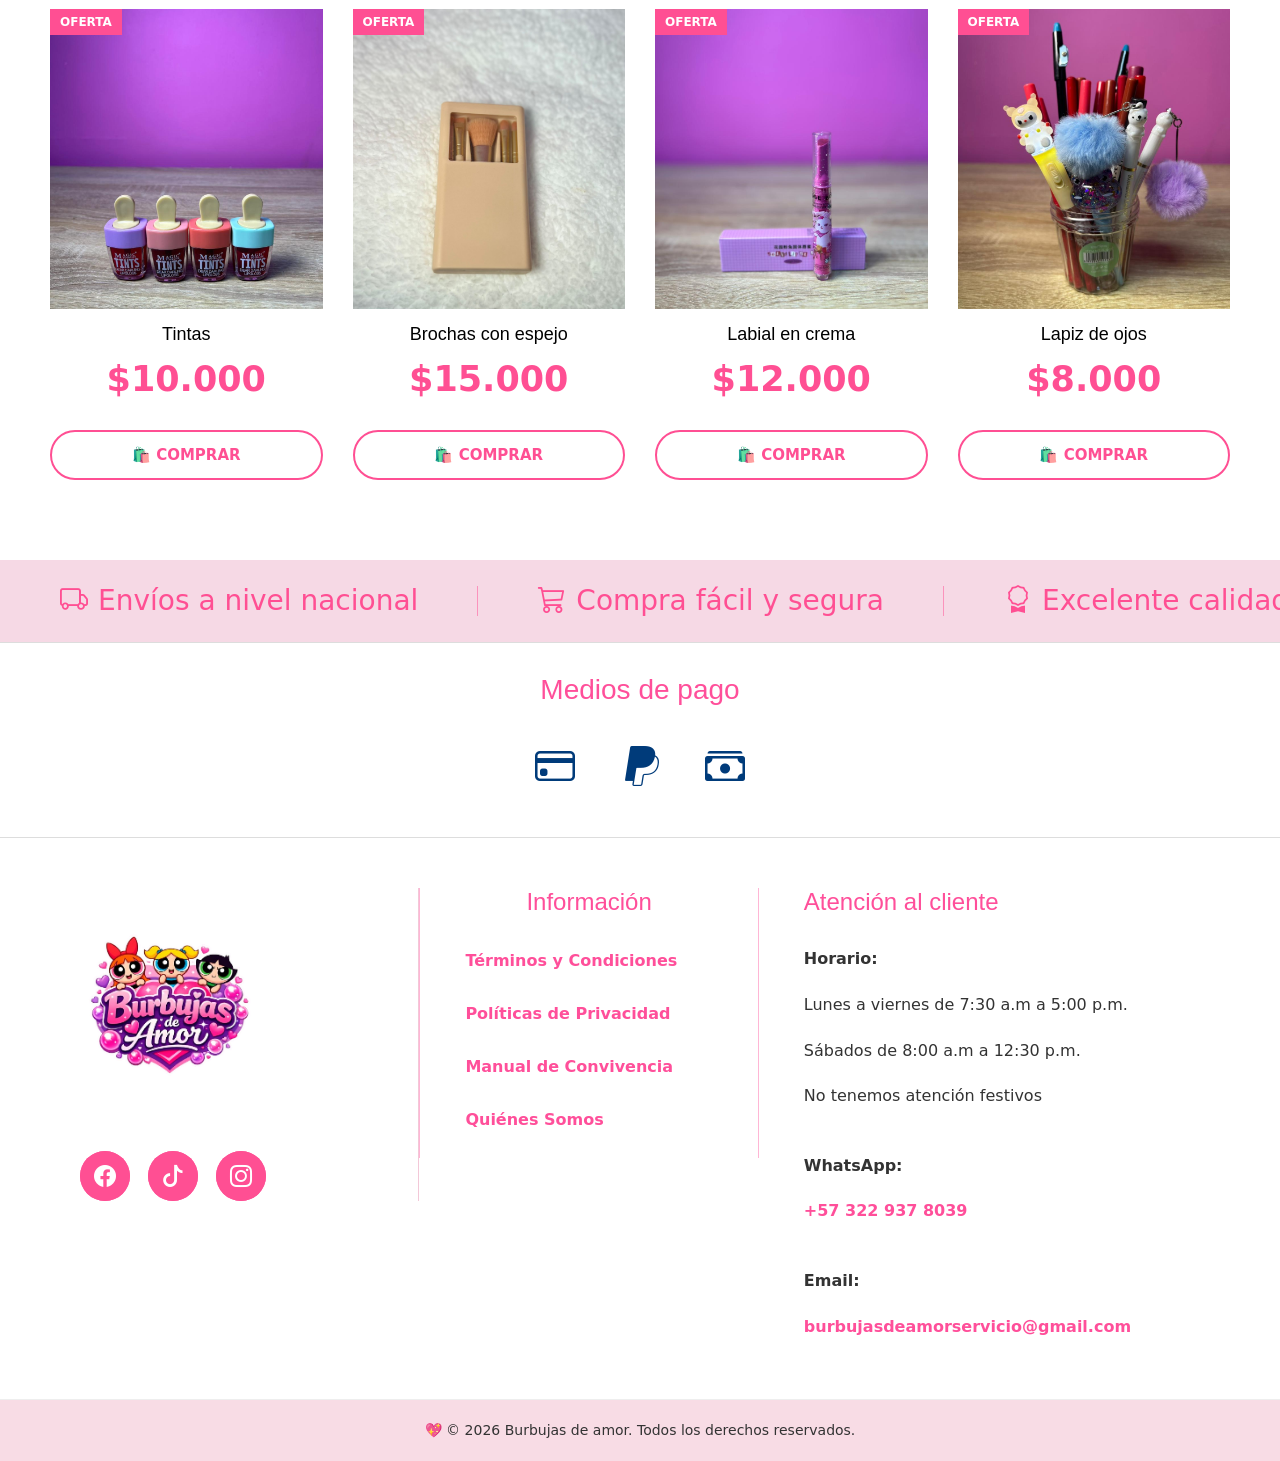
<file: ofertas.html>
<!DOCTYPE html>
<html lang="es">

<head>

    <meta charset="UTF-8">

    <meta name="viewport" content="width=device-width, initial-scale=1.0">

    <title>Ofertas - Burbujas de Amor</title>

    <link rel="stylesheet" href="style.css">

    <link href="https://cdn.jsdelivr.net/npm/bootstrap-icons@1.11.3/font/bootstrap-icons.css" rel="stylesheet">

    <link href="https://cdn.jsdelivr.net/npm/bootstrap@5.3.8/dist/css/bootstrap.min.css" rel="stylesheet">

    <style>

        /* PRODUCTOS CLICKEABLES */

        .producto-card-shop {
            cursor: pointer;
        }

        .producto-card-shop:hover {
            transform: translateY(-5px);
            transition: 0.3s;
        }

    </style>

</head>


<body>



<section class="banner-coleccion">

    <img src="8 car.jpg" alt="Ofertas">

</section>



<section class="productos-grid">


    <!-- PRODUCTO 1 -->

    <div class="producto-card-shop">

        <span class="nuevo-tag">
            OFERTA
        </span>

        <div class="producto-img">

            <img src="15.jpeg" alt="">

        </div>

        <h3>
            Rubor en crema
        </h3>

        <p class="precio">
            $12.000
        </p>
 <button class="btn-comprar" onclick="comprarWhatsApp('Mini pañitos humedos', '$3.000')">
    🛍️ COMPRAR
</button>
    </div>



    <!-- PRODUCTO 2 -->

    <div class="producto-card-shop">

        <span class="nuevo-tag">
            OFERTA
        </span>

        <div class="producto-img">

            <img src="20.jpeg" alt="">

        </div>

        <h3>
            rubor plateado
        </h3>

        <p class="precio">
            $15.000
        </p>
 <button class="btn-comprar" onclick="comprarWhatsApp('Mini pañitos humedos', '$3.000')">
    🛍️ COMPRAR
</button>
    </div>



    <!-- PRODUCTO 3 -->

    <div class="producto-card-shop">

        <span class="nuevo-tag">
            OFERTA
        </span>

        <div class="producto-img">

            <img src="18.jpeg" alt="">

        </div>

        <h3>
            iluminador brillante
        </h3>

        <p class="precio">
            $15.000
        </p>
 <button class="btn-comprar" onclick="comprarWhatsApp('Mini pañitos humedos', '$3.000')">
    🛍️ COMPRAR
</button>
    </div>



    <!-- PRODUCTO 4 -->

    <div class="producto-card-shop">

        <span class="nuevo-tag">
            OFERTA
        </span>

        <div class="producto-img">

            <img src="14.jpeg" alt="">

        </div>

        <h3>
            Rubor 
        </h3>

        <p class="precio">
            $15.000
        </p>
 <button class="btn-comprar" onclick="comprarWhatsApp('Mini pañitos humedos', '$3.000')">
    🛍️ COMPRAR
</button>
    </div>



    <!-- PRODUCTO 5 -->

    <div class="producto-card-shop">

        <span class="nuevo-tag">
            OFERTA
        </span>

        <div class="producto-img">

            <img src="22.jpeg" alt="">

        </div>

        <h3>
            Polvo compacto
        </h3>

        <p class="precio">
            $12.000
        </p>
 <button class="btn-comprar" onclick="comprarWhatsApp('Mini pañitos humedos', '$3.000')">
    🛍️ COMPRAR
</button>
    </div>



    <!-- PRODUCTO 6 -->

    <div class="producto-card-shop">

        <span class="nuevo-tag">
            OFERTA
        </span>

        <div class="producto-img">

            <img src="30.jpeg" alt="">

        </div>

        <h3>
            Brochas
        </h3>

        <p class="precio">
            $12.000
        </p>
 <button class="btn-comprar" onclick="comprarWhatsApp('Mini pañitos humedos', '$3.000')">
    🛍️ COMPRAR
</button>
    </div>



    <!-- PRODUCTO 7 -->

    <div class="producto-card-shop">

        <span class="nuevo-tag">
            OFERTA
        </span>

        <div class="producto-img">

            <img src="35.jpeg" alt="">

        </div>

        <h3>
            Labial matte
        </h3>

        <p class="precio">
            $10.000
        </p>
 <button class="btn-comprar" onclick="comprarWhatsApp('Mini pañitos humedos', '$3.000')">
    🛍️ COMPRAR
</button>
    </div>



    <!-- PRODUCTO 8 -->

    <div class="producto-card-shop">

        <span class="nuevo-tag">
            OFERTA
        </span>

        <div class="producto-img">

            <img src="26.jpeg" alt="">

        </div>

        <h3>
            Iluminadores
        </h3>

        <p class="precio">
            $12.000
        </p>
 <button class="btn-comprar" onclick="comprarWhatsApp('Mini pañitos humedos', '$3.000')">
    🛍️ COMPRAR
</button>
    </div>



    <!-- PRODUCTO 9 -->

    <div class="producto-card-shop">

        <span class="nuevo-tag">
            OFERTA
        </span>

        <div class="producto-img">

            <img src="29.jpeg" alt="">

        </div>

        <h3>
            Corrector
        </h3>

        <p class="precio">
            $10.000
        </p>
 <button class="btn-comprar" onclick="comprarWhatsApp('Mini pañitos humedos', '$3.000')">
    🛍️ COMPRAR
</button>
    </div>



    <!-- PRODUCTO 10 -->

    <div class="producto-card-shop">

        <span class="nuevo-tag">
            OFERTA
        </span>

        <div class="producto-img">

            <img src="50.jpeg" alt="">

        </div>

        <h3>
            Lip gloss
        </h3>

        <p class="precio">
            $15.000
        </p>
 <button class="btn-comprar" onclick="comprarWhatsApp('Mini pañitos humedos', '$3.000')">
    🛍️ COMPRAR
</button>
    </div>



    <!-- PRODUCTO 11 -->

    <div class="producto-card-shop">

        <span class="nuevo-tag">
            OFERTA
        </span>

        <div class="producto-img">

            <img src="34.jpeg" alt="">

        </div>

        <h3>
            Polvo de hadas
        </h3>

        <p class="precio">
            $12.000
        </p>
 <button class="btn-comprar" onclick="comprarWhatsApp('Mini pañitos humedos', '$3.000')">
    🛍️ COMPRAR
</button>
    </div>



    <!-- PRODUCTO 12 -->

    <div class="producto-card-shop">

        <span class="nuevo-tag">
            OFERTA
        </span>

        <div class="producto-img">

            <img src="41.jpeg" alt="">

        </div>

        <h3>
            labial matte
        </h3>

        <p class="precio">
            $10.000
        </p>
 <button class="btn-comprar" onclick="comprarWhatsApp('Mini pañitos humedos', '$3.000')">
    🛍️ COMPRAR
</button>
    </div>



    <!-- PRODUCTO 13 -->

    <div class="producto-card-shop">

        <span class="nuevo-tag">
            OFERTA
        </span>

        <div class="producto-img">

            <img src="39.jpeg" alt="">

        </div>

        <h3>
            corrector
        </h3>

        <p class="precio">
            $10.000
        </p>
 <button class="btn-comprar" onclick="comprarWhatsApp('Mini pañitos humedos', '$3.000')">
    🛍️ COMPRAR
</button>
    </div>



    <!-- PRODUCTO 14 -->

    <div class="producto-card-shop">

        <span class="nuevo-tag">
            OFERTA
        </span>

        <div class="producto-img">

            <img src="37.jpeg" alt="">

        </div>

        <h3>
            corrector 
        </h3>

        <p class="precio">
            $10.000
        </p>
 <button class="btn-comprar" onclick="comprarWhatsApp('Mini pañitos humedos', '$3.000')">
    🛍️ COMPRAR
</button>
    </div>



    <!-- PRODUCTO 15 -->

    <div class="producto-card-shop">

        <span class="nuevo-tag">
            OFERTA
        </span>

        <div class="producto-img">

            <img src="32.jpeg" alt="">

        </div>

        <h3>
            Brochas con espejo
        </h3>

        <p class="precio">
            $15.000
        </p>
 <button class="btn-comprar" onclick="comprarWhatsApp('Mini pañitos humedos', '$3.000')">
    🛍️ COMPRAR
</button>
    </div>



    <!-- PRODUCTO 16 -->

    <div class="producto-card-shop">

        <span class="nuevo-tag">
            OFERTA
        </span>

        <div class="producto-img">

            <img src="67.jpeg" alt="">

        </div>

        <h3>
            lip gloss
        </h3>

        <p class="precio">
            $10.000
        </p>
 <button class="btn-comprar" onclick="comprarWhatsApp('Mini pañitos humedos', '$3.000')">
    🛍️ COMPRAR
</button>
    </div>



    <!-- PRODUCTO 17 -->

    <div class="producto-card-shop">

        <span class="nuevo-tag">
            OFERTA
        </span>

        <div class="producto-img">

            <img src="65.jpeg" alt="">

        </div>

        <h3>
            Magic lip oil
        </h3>

        <p class="precio">
            $10.000
        </p>
 <button class="btn-comprar" onclick="comprarWhatsApp('Mini pañitos humedos', '$3.000')">
    🛍️ COMPRAR
</button>
    </div>



    <!-- PRODUCTO 18 -->

    <div class="producto-card-shop">

        <span class="nuevo-tag">
            OFERTA
        </span>

        <div class="producto-img">

            <img src="105.jpeg" alt="">

        </div>

        <h3>
            liss fon 
        </h3>

        <p class="precio">
            $20.000
        </p>
 <button class="btn-comprar" onclick="comprarWhatsApp('Mini pañitos humedos', '$3.000')">
    🛍️ COMPRAR
</button>
    </div>



    <!-- PRODUCTO 19 -->

    <div class="producto-card-shop">

        <span class="nuevo-tag">
            OFERTA
        </span>

        <div class="producto-img">

            <img src="71.jpeg" alt="">

        </div>

        <h3>
            lip gloss
        </h3>

        <p class="precio">
            $10.000
        </p>
 <button class="btn-comprar" onclick="comprarWhatsApp('Mini pañitos humedos', '$3.000')">
    🛍️ COMPRAR
</button>
    </div>



    <!-- PRODUCTO 20 -->

    <div class="producto-card-shop">

        <span class="nuevo-tag">
            OFERTA
        </span>

        <div class="producto-img">

            <img src="77.jpeg" alt="">

        </div>

        <h3>
            lip gloss matte
        </h3>

        <p class="precio">
            $12.000
        </p>
 <button class="btn-comprar" onclick="comprarWhatsApp('Mini pañitos humedos', '$3.000')">
    🛍️ COMPRAR
</button>
    </div>



    <!-- PRODUCTO 21 -->

    <div class="producto-card-shop">

        <span class="nuevo-tag">
            OFERTA
        </span>

        <div class="producto-img">

            <img src="75.jpeg" alt="">

        </div>

        <h3>
            Tinta
        </h3>

        <p class="precio">
            $10.000
        </p>
 <button class="btn-comprar" onclick="comprarWhatsApp('Mini pañitos humedos', '$3.000')">
    🛍️ COMPRAR
</button>
    </div>



    <!-- PRODUCTO 22 -->

    <div class="producto-card-shop">

        <span class="nuevo-tag">
            OFERTA
        </span>

        <div class="producto-img">

            <img src="88.jpeg" alt="">

        </div>

        <h3>
            Gel para cejas
        </h3>

        <p class="precio">
            $10.000
        </p>
 <button class="btn-comprar" onclick="comprarWhatsApp('Mini pañitos humedos', '$3.000')">
    🛍️ COMPRAR
</button>
    </div>



    <!-- PRODUCTO 23 -->

    <div class="producto-card-shop">

        <span class="nuevo-tag">
            OFERTA
        </span>

        <div class="producto-img">

            <img src="85.jpeg" alt="">

        </div>

        <h3>
            pestañina  prosa
        </h3>

        <p class="precio">
            $25.000
        </p>
 <button class="btn-comprar" onclick="comprarWhatsApp('Mini pañitos humedos', '$3.000')">
    🛍️ COMPRAR
</button>
    </div>



    <!-- PRODUCTO 24 -->

    <div class="producto-card-shop">

        <span class="nuevo-tag">
            OFERTA
        </span>

        <div class="producto-img">

            <img src="83.jpeg" alt="">

        </div>

        <h3>
            Gel de pestañas 
        </h3>

        <p class="precio">
            $15.000
        </p>
 <button class="btn-comprar" onclick="comprarWhatsApp('Mini pañitos humedos', '$3.000')">
    🛍️ COMPRAR
</button>
    </div>



    <!-- PRODUCTO 25 -->

    <div class="producto-card-shop">

        <span class="nuevo-tag">
            OFERTA
        </span>

        <div class="producto-img">

            <img src="74.jpeg" alt="">

        </div>

        <h3>
            Tintas
        </h3>

        <p class="precio">
            $10.000
        </p>
 <button class="btn-comprar" onclick="comprarWhatsApp('Mini pañitos humedos', '$3.000')">
    🛍️ COMPRAR
</button>
    </div>



    <!-- PRODUCTO 26 -->

    <div class="producto-card-shop">

        <span class="nuevo-tag">
            OFERTA
        </span>

        <div class="producto-img">

            <img src="33.jpeg" alt="">

        </div>

        <h3>
            Brochas con espejo 
        </h3>

        <p class="precio">
            $15.000
        </p>
 <button class="btn-comprar" onclick="comprarWhatsApp('Mini pañitos humedos', '$3.000')">
    🛍️ COMPRAR
</button>
    </div>



    <!-- PRODUCTO 27 -->

    <div class="producto-card-shop">

        <span class="nuevo-tag">
            OFERTA
        </span>

        <div class="producto-img">

            <img src="97.jpeg" alt="">

        </div>

        <h3>
            Labial en crema 
        </h3>

        <p class="precio">
            $12.000
        </p>
 <button class="btn-comprar" onclick="comprarWhatsApp('Mini pañitos humedos', '$3.000')">
    🛍️ COMPRAR
</button>
    </div>



    <!-- PRODUCTO 28 -->

    <div class="producto-card-shop">

        <span class="nuevo-tag">
            OFERTA
        </span>

        <div class="producto-img">

            <img src="99.jpeg" alt="">

        </div>

        <h3>
Lapiz de ojos 
        </h3>

        <p class="precio">
            $8.000
        </p>
 <button class="btn-comprar" onclick="comprarWhatsApp('Mini pañitos humedos', '$3.000')">
    🛍️ COMPRAR
</button>
    </div>


</section>



<!-- ========================================= -->
<!-- CARRUSEL FINAL -->
<!-- ========================================= -->

<section class="beneficios-carousel">

    <div class="beneficios-track">


        <div class="beneficio-item">

            <i class="bi bi-truck"></i>

            <span>
                Envíos a nivel nacional
            </span>

        </div>


        <div class="beneficio-item">

            <i class="bi bi-cart3"></i>

            <span>
                Compra fácil y segura
            </span>

        </div>


        <div class="beneficio-item">

            <i class="bi bi-award"></i>

            <span>
                Excelente calidad
            </span>

        </div>


        <div class="beneficio-item">

            <i class="bi bi-headset"></i>

            <span>
                Asesoría personalizada
            </span>

        </div>



        <div class="beneficio-item">

            <i class="bi bi-truck"></i>

            <span>
                Envíos a nivel nacional
            </span>

        </div>


        <div class="beneficio-item">

            <i class="bi bi-cart3"></i>

            <span>
                Compra fácil y segura
            </span>

        </div>


        <div class="beneficio-item">

            <i class="bi bi-award"></i>

            <span>
                Excelente calidad
            </span>

        </div>


        <div class="beneficio-item">

            <i class="bi bi-headset"></i>

            <span>
                Asesoría personalizada
            </span>

        </div>


    </div>

</section>



<!-- ========================================= -->
<!-- FOOTER -->
<!-- ========================================= -->

<footer class="footer">


    <!-- MÉTODOS DE PAGO -->

    <div class="footer-pagos">

        <h3>
            Medios de pago
        </h3>


        <div class="pagos-icons">

      <i class="bi bi-credit-card"></i>

      <i class="bi bi-paypal"></i>

      <i class="bi bi-cash-stack"></i>

    </div>

    </div>



    <!-- CONTENIDO -->

    <div class="footer-contenido">


        <!-- LOGO -->

        <div class="footer-col logo-col">

            <img
                src="logo pagina-Photoroom.png"
                alt=""
                class="footer-logo"
            >


            <!-- REDES -->

            <div class="redes-footer">


                <a
                    href="https://www.facebook.com/share/18ZwjiJ9HL/"
                    target="_blank"
                >

                    <i class="bi bi-facebook"></i>

                </a>


                <a
                    href="https://www.tiktok.com/@burbujasdeamor07?_r=1&_t=ZS-96kM7lQDz44"
                    target="_blank"
                >

                    <i class="bi bi-tiktok"></i>

                </a>


                <a
                    href="https://www.instagram.com/burbujasdeamor1104?igsh=eDU2M284YXBydGN5"
                    target="_blank"
                >

                    <i class="bi bi-instagram"></i>

                </a>


            </div>

        </div>



        <!-- INFORMACIÓN -->

        <div class="footer-col">

            <h4>
                Información
            </h4>


            <ul>

                <li>
                    <a href="terminos.html">
                        Términos y Condiciones
                    </a>
                </li>

                <li>
                    <a href="privacidad.html">
                        Políticas de Privacidad
                    </a>
                </li>

                <li>
                    <a href="convivencia.html">
                        Manual de Convivencia
                    </a>
                </li>
<li>
                    <a href="quienes-somos.html">
                        Quiénes Somos
                    </a>
                </li>
            </ul>

        </div>






        <!-- ATENCIÓN AL CLIENTE -->

        <div class="footer-col">

            <h4>
                Atención al cliente
            </h4>


            <p>
                <strong>
                    Horario:
                </strong>
            </p>


            <p>
                Lunes a viernes de 7:30 a.m a 5:00 p.m.
            </p>


            <p>
                Sábados de 8:00 a.m a 12:30 p.m.
            </p>


            <p>
                No tenemos atención festivos
            </p>


            <br>


            <p>
                <strong>
                    WhatsApp:
                </strong>
            </p>


            <p>

                <a
                    href="https://wa.me/573229378039"
                    target="_blank"
                >

                    +57 322 937 8039

                </a>

            </p>


            <br>


            <p>
                <strong>
                    Email:
                </strong>
            </p>


            <p class="footer-email">

                <a
                    href="https://mail.google.com/mail/?view=cm&fs=1&to=burbujasdeamorservicio@gmail.com"
                    target="_blank"
                >

                    burbujasdeamorservicio@gmail.com

                </a>

            </p>

        </div>


    </div>



    <!-- COPYRIGHT -->

    <div class="footer-copy">

        <p>
            💖 © 2026 Burbujas de amor. Todos los derechos reservados.
        </p>

    </div>


</footer>



<!-- ========================================= -->
<!-- WHATSAPP -->
<!-- ========================================= -->

<script>

document.querySelectorAll(".producto-card-shop").forEach(function(producto) {


    producto.addEventListener("click", function() {


        /* NOMBRE */

        const nombreElemento =
            producto.querySelector("h3");


        /* PRECIO */

        const precioElemento =
            producto.querySelector(".precio");


        const nombre =
            nombreElemento
                ? nombreElemento.textContent.trim()
                : "Producto seleccionado";


        const precio =
            precioElemento
                ? precioElemento.textContent.trim()
                : "Consultar precio";


        /* NÚMERO DE WHATSAPP */

        const numeroWhatsApp =
            "573229378039";


        /* MENSAJE */

        const mensaje =
        "Hola, Burbujas de amor 💖\n\n" +
        "Estoy interesado/a en este producto:\n\n" +
        "🛍️ Producto: " + nombre + "\n" +
        "💰 Precio: " + precio + "\n\n" +
        "Quisiera recibir más información.";

        /* ENLACE */

        const enlaceWhatsApp =
            "https://wa.me/" +
            numeroWhatsApp +
            "?text=" +
            encodeURIComponent(mensaje);


        /* ABRIR WHATSAPP */

        window.open(
            enlaceWhatsApp,
            "_blank"
        );


    });


});

</script>
<a href="index.html" class="boton-inicio" title="Volver al inicio">
    <i class="bi bi-house-fill"></i>
</a>


</body>

</html>
</file>
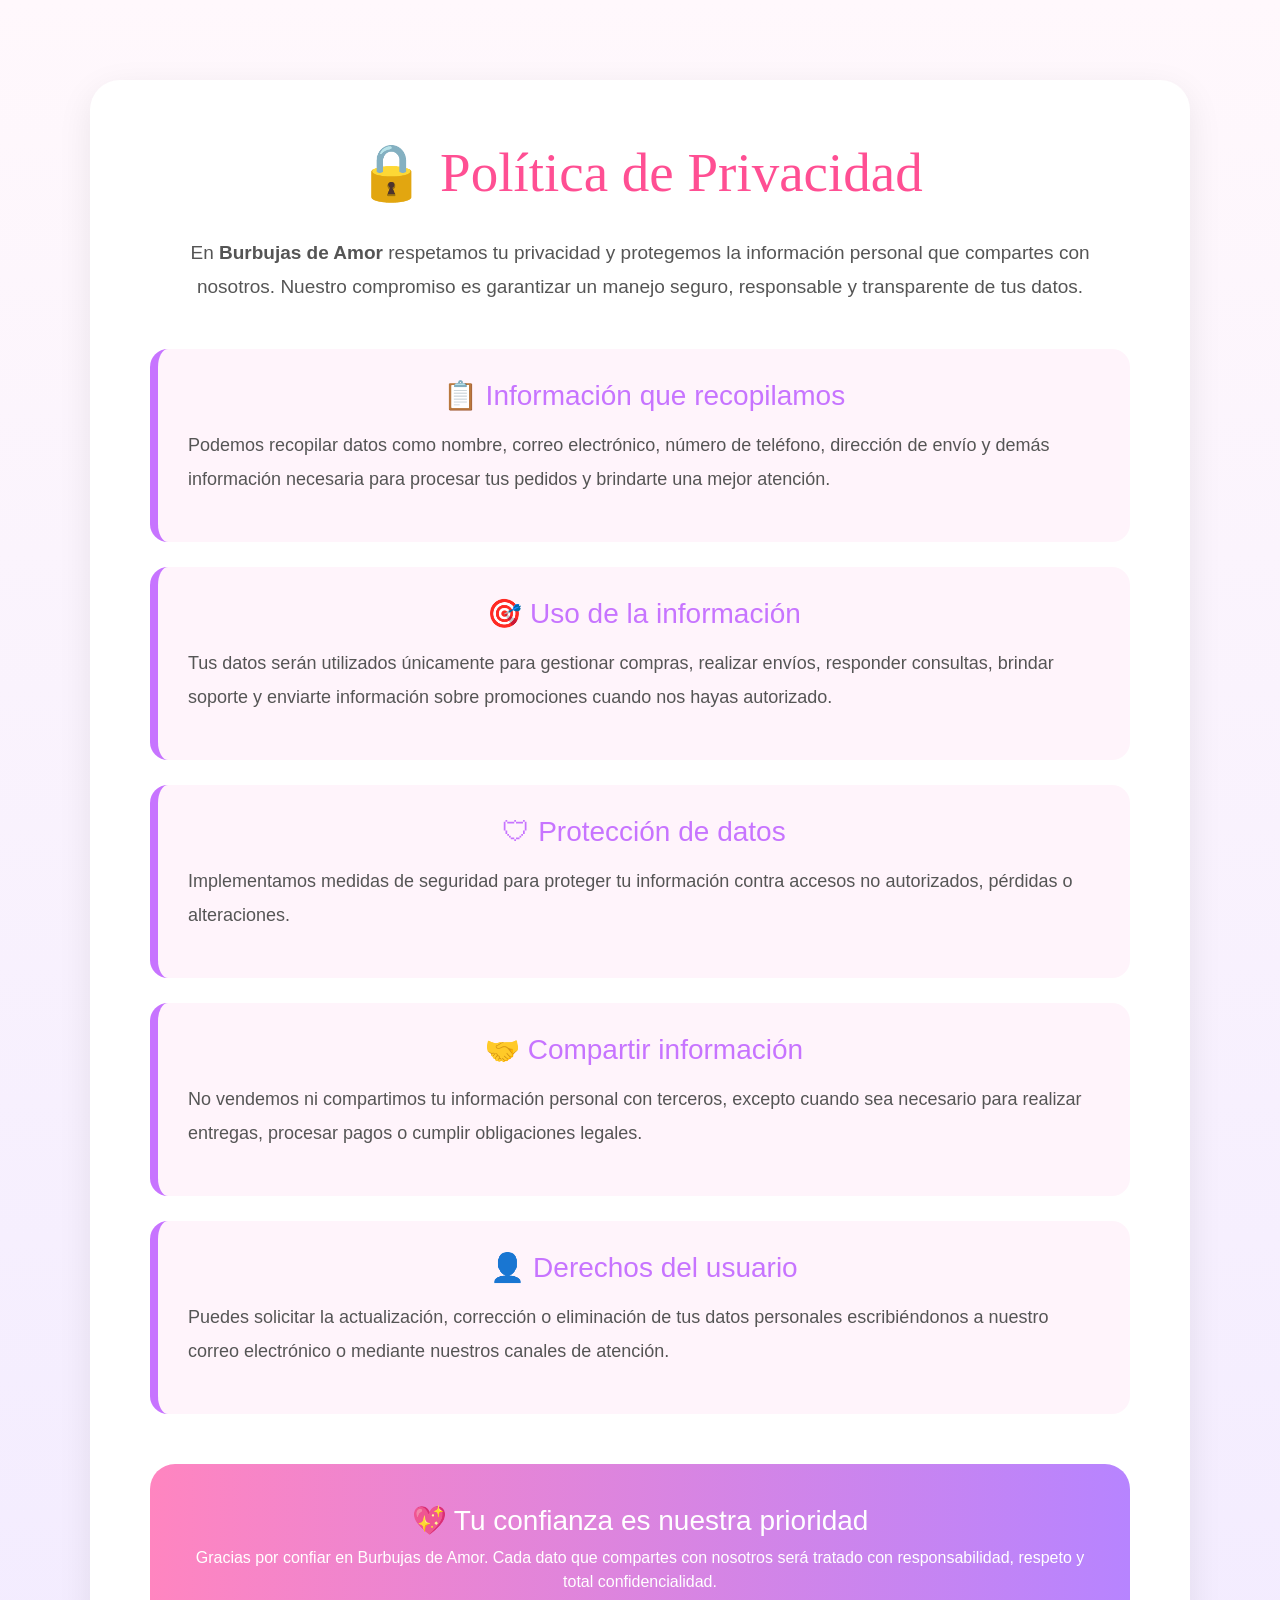
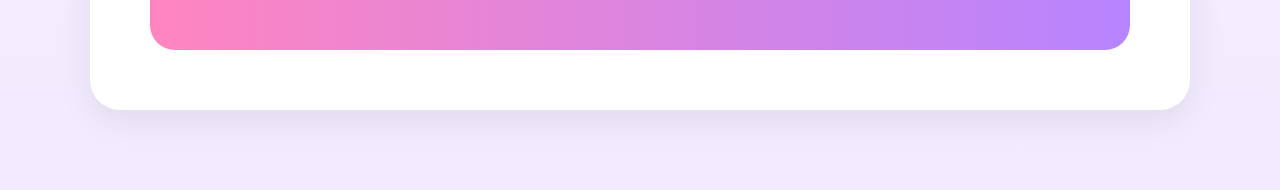
<file: privacidad.html>
<!DOCTYPE html>
<html lang="en">
<head>
    <meta charset="UTF-8">
    <meta name="viewport" content="width=device-width, initial-scale=1.0">
    <title>Privacidad</title>
     <link href="https://cdn.jsdelivr.net/npm/bootstrap-icons@1.11.3/font/bootstrap-icons.css" rel="stylesheet">
<link href="https://cdn.jsdelivr.net/npm/bootstrap@5.3.8/dist/css/bootstrap.min.css" rel="stylesheet">
<link rel="stylesheet" href="style.css">
</head>
<body>
    <section class="privacidad">

    <div class="privacidad-contenido">

        <h1>🔒 Política de Privacidad</h1>

        <p class="intro">
            En <strong>Burbujas de Amor</strong> respetamos tu privacidad y protegemos la información
            personal que compartes con nosotros. Nuestro compromiso es garantizar un manejo seguro,
            responsable y transparente de tus datos.
        </p>

        <div class="privacidad-card">

            <h2>📋 Información que recopilamos</h2>

            <p>
                Podemos recopilar datos como nombre, correo electrónico, número de teléfono,
                dirección de envío y demás información necesaria para procesar tus pedidos y
                brindarte una mejor atención.
            </p>

        </div>

        <div class="privacidad-card">

            <h2>🎯 Uso de la información</h2>

            <p>
                Tus datos serán utilizados únicamente para gestionar compras, realizar envíos,
                responder consultas, brindar soporte y enviarte información sobre promociones
                cuando nos hayas autorizado.
            </p>

        </div>

        <div class="privacidad-card">

            <h2>🛡 Protección de datos</h2>

            <p>
                Implementamos medidas de seguridad para proteger tu información contra accesos
                no autorizados, pérdidas o alteraciones.
            </p>

        </div>

        <div class="privacidad-card">

            <h2>🤝 Compartir información</h2>

            <p>
                No vendemos ni compartimos tu información personal con terceros, excepto cuando
                sea necesario para realizar entregas, procesar pagos o cumplir obligaciones legales.
            </p>

        </div>

        <div class="privacidad-card">

            <h2>👤 Derechos del usuario</h2>

            <p>
                Puedes solicitar la actualización, corrección o eliminación de tus datos personales
                escribiéndonos a nuestro correo electrónico o mediante nuestros canales de atención.
            </p>

        </div>

        <div class="mensaje-final">

            <h2>💖 Tu confianza es nuestra prioridad</h2>

            <p>
                Gracias por confiar en Burbujas de Amor. Cada dato que compartes con nosotros
                será tratado con responsabilidad, respeto y total confidencialidad.
            </p>

        </div>

    </div>

</section>
</body>
</html>
</file>
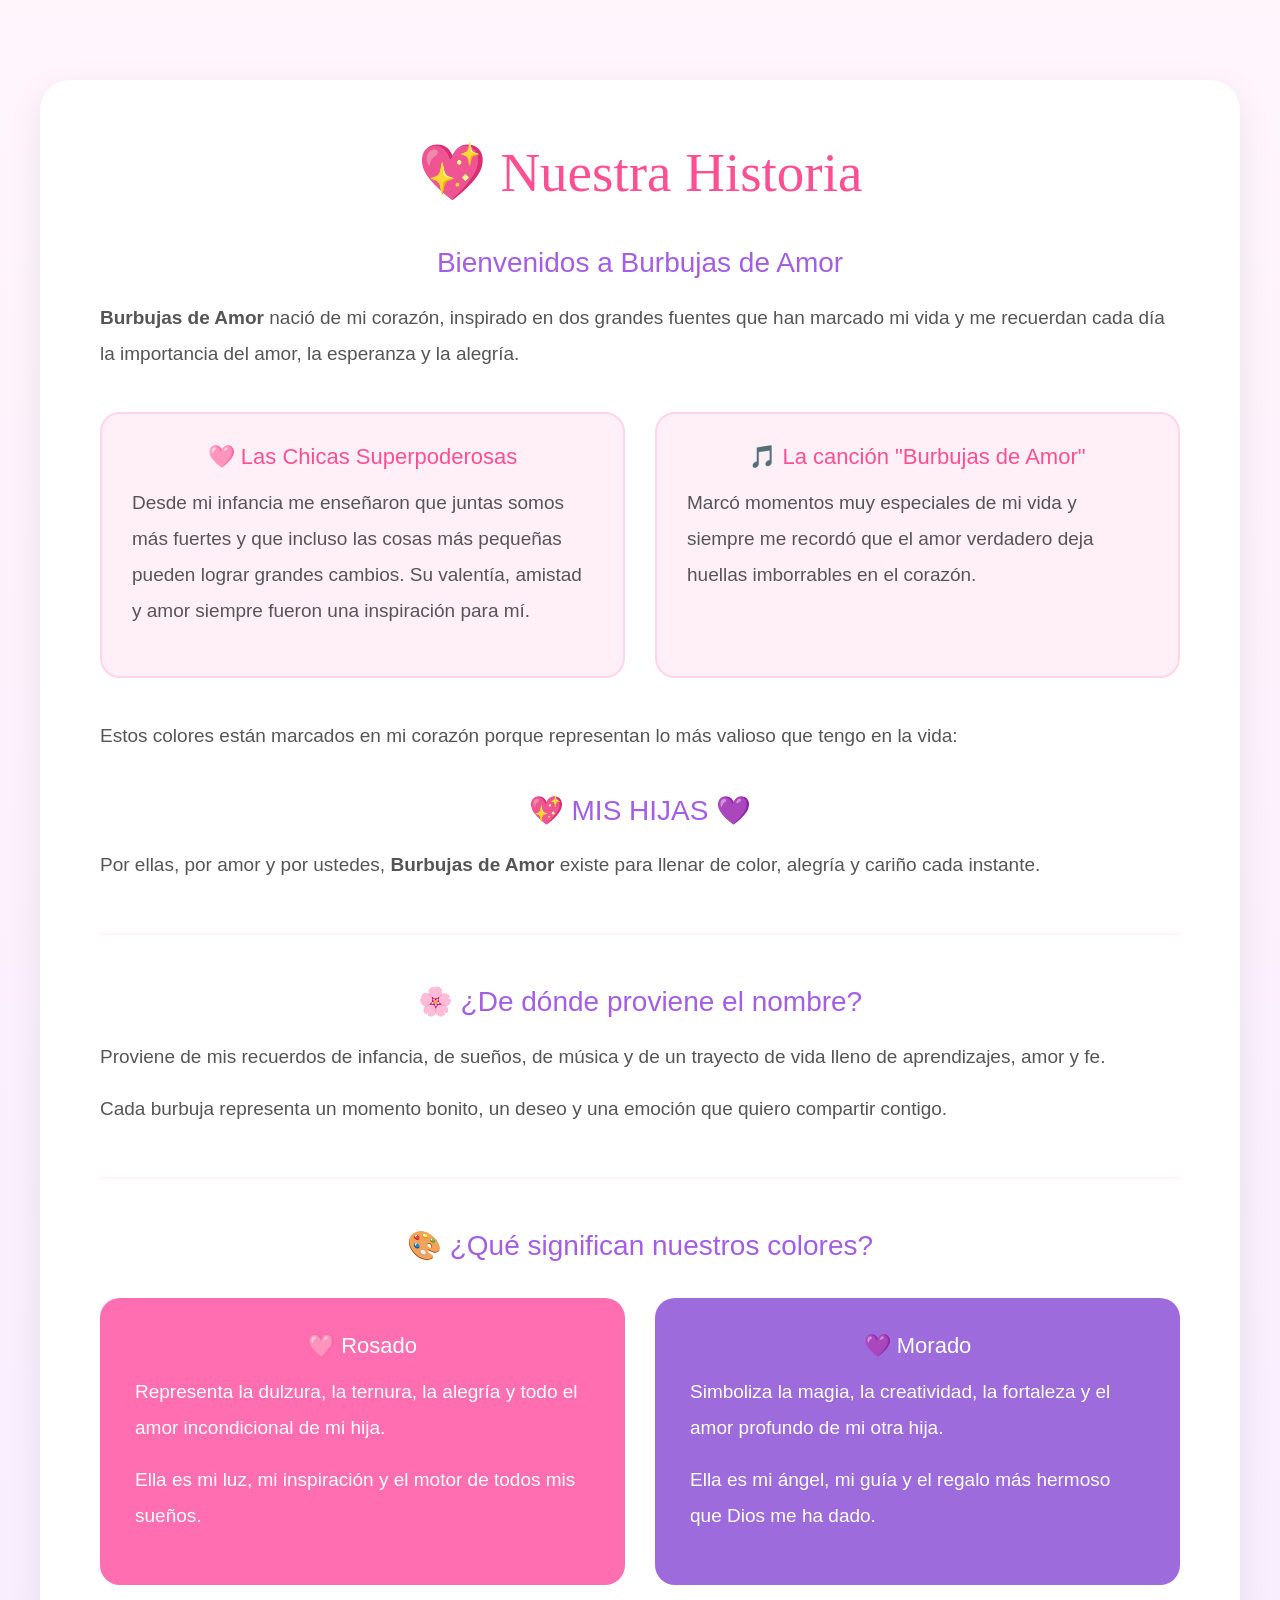
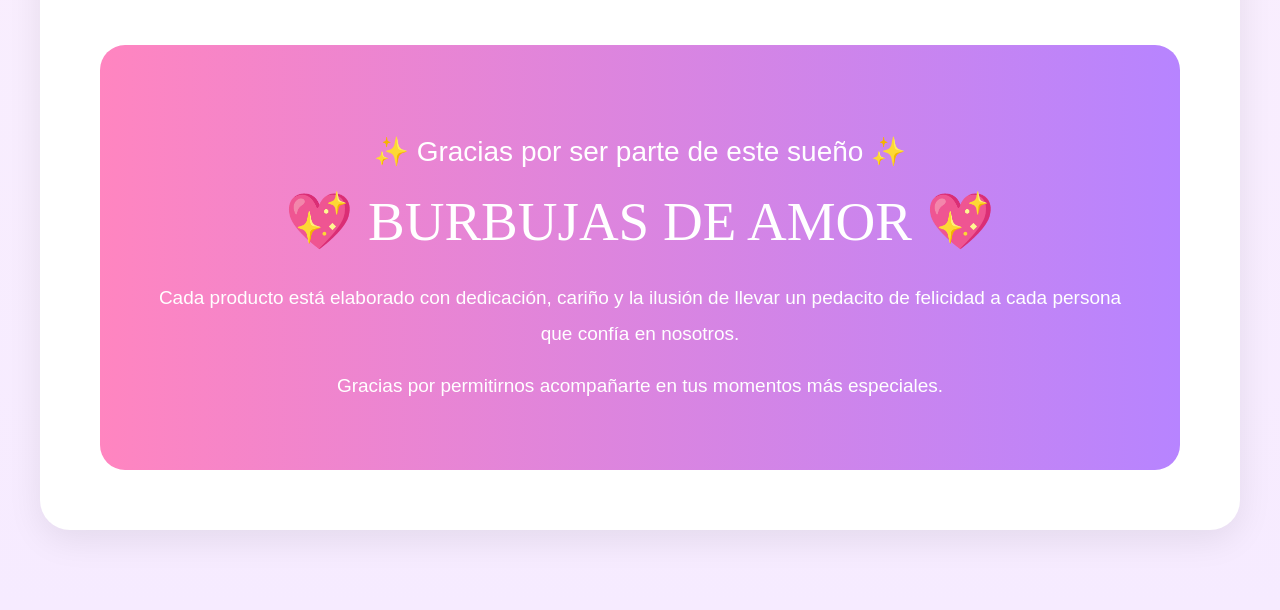
<file: quienes-somos.html>
<!DOCTYPE html>
<html lang="en">
<head>
    <meta charset="UTF-8">
    <meta name="viewport" content="width=device-width, initial-scale=1.0">
    <title>Quienes somos</title>
    <link href="https://cdn.jsdelivr.net/npm/bootstrap-icons@1.11.3/font/bootstrap-icons.css" rel="stylesheet">
<link href="https://cdn.jsdelivr.net/npm/bootstrap@5.3.8/dist/css/bootstrap.min.css" rel="stylesheet">
<link rel="stylesheet" href="style.css">
</head>
<body>
    <section class="quienes-somos">

    <div class="quienes-contenido">

        <h1>💖 Nuestra Historia</h1>

        <h2>Bienvenidos a Burbujas de Amor</h2>

        <p>
            <strong>Burbujas de Amor</strong> nació de mi corazón, inspirado en dos grandes fuentes
            que han marcado mi vida y me recuerdan cada día la importancia del amor,
            la esperanza y la alegría.
        </p>

        <div class="historia-box">

            <div class="historia-card">

                <h3>🩷 Las Chicas Superpoderosas</h3>

                <p>
                    Desde mi infancia me enseñaron que juntas somos más fuertes y que
                    incluso las cosas más pequeñas pueden lograr grandes cambios.
                    Su valentía, amistad y amor siempre fueron una inspiración para mí.
                </p>

            </div>

            <div class="historia-card">

                <h3>🎵 La canción "Burbujas de Amor"</h3>

                <p>
                    Marcó momentos muy especiales de mi vida y siempre me recordó que
                    el amor verdadero deja huellas imborrables en el corazón.
                </p>

            </div>

        </div>

        <p>
            Estos colores están marcados en mi corazón porque representan lo más
            valioso que tengo en la vida:
        </p>

        <h2>💖 MIS HIJAS 💜</h2>

        <p>
            Por ellas, por amor y por ustedes, <strong>Burbujas de Amor</strong>
            existe para llenar de color, alegría y cariño cada instante.
        </p>

        <hr>

        <h2>🌸 ¿De dónde proviene el nombre?</h2>

        <p>
            Proviene de mis recuerdos de infancia, de sueños, de música y de un
            trayecto de vida lleno de aprendizajes, amor y fe.
        </p>

        <p>
            Cada burbuja representa un momento bonito, un deseo y una emoción
            que quiero compartir contigo.
        </p>

        <hr>

        <h2>🎨 ¿Qué significan nuestros colores?</h2>

        <div class="colores">

            <div class="color-card rosa">

                <h3>🩷 Rosado </h3>

                <p>
                    Representa la dulzura, la ternura, la alegría y todo el amor
                    incondicional de mi hija.
                </p>

                <p>
                    Ella es mi luz, mi inspiración y el motor de todos mis sueños.
                </p>

            </div>

            <div class="color-card morado">

                <h3>💜 Morado </h3>

                <p>
                    Simboliza la magia, la creatividad, la fortaleza y el amor
                    profundo de mi otra hija.
                </p>

                <p>
                    Ella es mi ángel, mi guía y el regalo más hermoso que Dios me ha dado.
                </p>

            </div>

        </div>

        <div class="gracias">

            <h2>✨ Gracias por ser parte de este sueño ✨</h2>

            <h1>💖 BURBUJAS DE AMOR 💖</h1>

            <p>
                Cada producto está elaborado con dedicación, cariño y la ilusión de
                llevar un pedacito de felicidad a cada persona que confía en nosotros.
            </p>

            <p>
                Gracias por permitirnos acompañarte en tus momentos más especiales.
            </p>

        </div>

    </div>

</section>
</body>
</html>
</file>
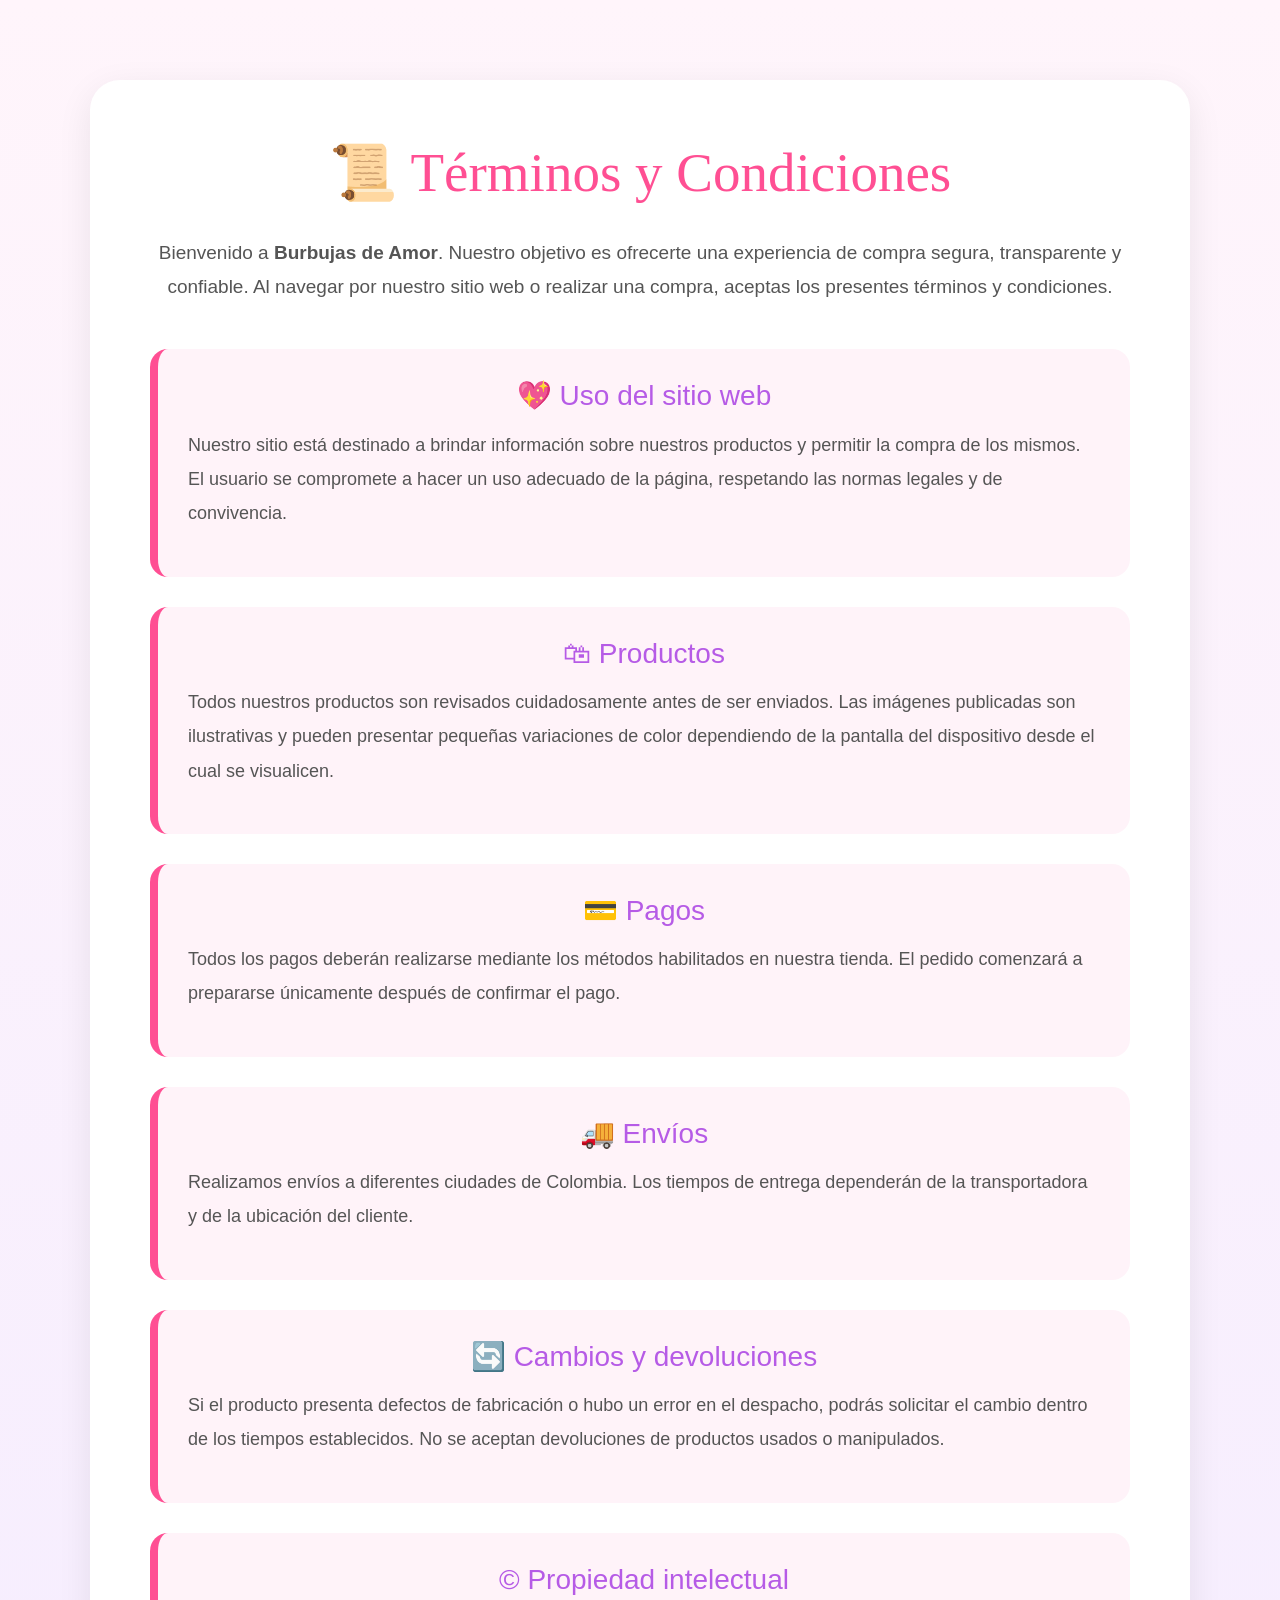
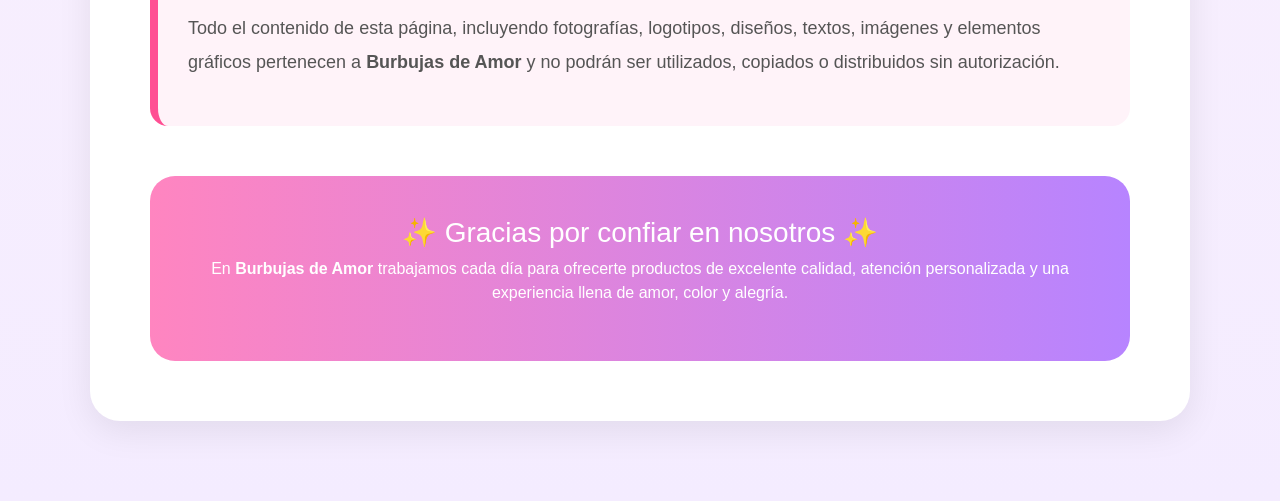
<file: terminos.html>
<!DOCTYPE html>
<html lang="en">
<head>
    <meta charset="UTF-8">
    <meta name="viewport" content="width=device-width, initial-scale=1.0">
    <title>Terminos</title>
     <link href="https://cdn.jsdelivr.net/npm/bootstrap-icons@1.11.3/font/bootstrap-icons.css" rel="stylesheet">
<link href="https://cdn.jsdelivr.net/npm/bootstrap@5.3.8/dist/css/bootstrap.min.css" rel="stylesheet">
<link rel="stylesheet" href="style.css">
</head>
<body>
    <section class="terminos">

    <div class="terminos-contenido">

        <h1>📜 Términos y Condiciones</h1>

        <p class="intro">
            Bienvenido a <strong>Burbujas de Amor</strong>. Nuestro objetivo es ofrecerte una experiencia
            de compra segura, transparente y confiable. Al navegar por nuestro sitio web o realizar una
            compra, aceptas los presentes términos y condiciones.
        </p>

        <div class="termino-card">

            <h2>💖 Uso del sitio web</h2>

            <p>
                Nuestro sitio está destinado a brindar información sobre nuestros productos y permitir
                la compra de los mismos. El usuario se compromete a hacer un uso adecuado de la página,
                respetando las normas legales y de convivencia.
            </p>

        </div>

        <div class="termino-card">

            <h2>🛍 Productos</h2>

            <p>
                Todos nuestros productos son revisados cuidadosamente antes de ser enviados. Las imágenes
                publicadas son ilustrativas y pueden presentar pequeñas variaciones de color dependiendo
                de la pantalla del dispositivo desde el cual se visualicen.
            </p>

        </div>

        <div class="termino-card">

            <h2>💳 Pagos</h2>

            <p>
                Todos los pagos deberán realizarse mediante los métodos habilitados en nuestra tienda.
                El pedido comenzará a prepararse únicamente después de confirmar el pago.
            </p>

        </div>

        <div class="termino-card">

            <h2>🚚 Envíos</h2>

            <p>
                Realizamos envíos a diferentes ciudades de Colombia. Los tiempos de entrega dependerán
                de la transportadora y de la ubicación del cliente.
            </p>

        </div>

        <div class="termino-card">

            <h2>🔄 Cambios y devoluciones</h2>

            <p>
                Si el producto presenta defectos de fabricación o hubo un error en el despacho, podrás
                solicitar el cambio dentro de los tiempos establecidos. No se aceptan devoluciones de
                productos usados o manipulados.
            </p>

        </div>

        <div class="termino-card">

            <h2>© Propiedad intelectual</h2>

            <p>
                Todo el contenido de esta página, incluyendo fotografías, logotipos, diseños, textos,
                imágenes y elementos gráficos pertenecen a <strong>Burbujas de Amor</strong> y no podrán
                ser utilizados, copiados o distribuidos sin autorización.
            </p>

        </div>

        <div class="mensaje-final">

            <h2>✨ Gracias por confiar en nosotros ✨</h2>

            <p>
                En <strong>Burbujas de Amor</strong> trabajamos cada día para ofrecerte productos de
                excelente calidad, atención personalizada y una experiencia llena de amor, color y alegría.
            </p>

        </div>

    </div>

</section>
</body>
</html>
</file>
<file: style.css>
* {
  box-sizing: border-box;
}
html,
body {
  width: 100%;
  max-width: 100%;
  margin: 0;
  padding: 0;
  overflow-x: hidden;
}
body {
  font-family: Arial, sans-serif;
  background: #f8f1f5;
}
img {
  max-width: 100%;
  height: auto;
}
a {
  text-decoration: none;
}

/* ============================================================
   2. BARRA SUPERIOR
   ============================================================ */
.top-bar {
  position: fixed;
  top: 0;
  left: 0;
  width: 100%;
  min-height: 40px;
  background: #b79ad6;
  color: #2d1b3d;
  display: flex;
  align-items: center;
  justify-content: center;
  padding: 8px 15px;
  font-size: 14px;
  z-index: 1000;
}
.icon {
  margin-right: 20px;
}
.top-carousel-text {
  position: relative;
  width: 250px;
  height: 20px;
}
.word {
  position: absolute;
  left: 0;
  opacity: 0;
  transition: opacity 0.5s;
}
.word.active {
  opacity: 1;
}

/* ============================================================
   3. HEADER Y BUSCADOR (CORREGIDO PARA ANCHO DE BOTÓN)
   ============================================================ */
.header-top {
  width: 100% !important;
  display: flex !important;
  flex-direction: row !important;
  align-items: center !important;
  justify-content: space-between !important;
  gap: 15px !important;
  padding: 55px 30px 15px !important;
  background: #fff;
  position: relative;
  z-index: 10;
}
.logotipo {
  flex: 0 0 auto !important;
  display: flex;
  align-items: center;
}
.logotipo img {
  display: block;
  width: 130px !important;
  max-width: 100% !important;
  height: auto !important;
  margin: 0 !important;
}

/* BUSCADOR COMPACTO */
.search-container,
.buscador {
  flex: 1 1 auto !important;
  max-width: 380px !important;
  margin: 0 !important;
  position: relative;
}
.buscador input,
.search-input {
  width: 100% !important;
  height: 42px !important;
  padding: 10px 45px 10px 18px !important;
  border-radius: 25px !important;
  border: 1px solid #d3c7d8 !important;
  font-size: 14px !important;
  outline: none;
  background: white;
  transition: 0.3s;
}
.buscador input:focus,
.search-input:focus {
  border-color: #ff4f9a !important;
  box-shadow: 0 0 10px rgba(255, 79, 154, 0.25) !important;
}
.buscador i {
  position: absolute;
  right: 15px;
  top: 50%;
  transform: translateY(-50%);
  color: #ff4f9a;
  font-size: 18px;
  pointer-events: none;
}

/* RESULTADOS BUSCADOR */
.resultados-buscador {
  display: none;
  position: absolute;
  top: calc(100% + 10px);
  left: 0;
  width: 100%;
  max-height: 380px;
  overflow-y: auto;
  background: white;
  border-radius: 18px;
  box-shadow: 0 8px 25px rgba(0, 0, 0, 0.18);
  z-index: 99999;
  padding: 8px;
}
.resultado-producto {
  display: flex;
  align-items: center;
  gap: 12px;
  padding: 10px;
  border-radius: 12px;
  text-decoration: none;
  color: #333;
  transition: 0.25s;
}
.resultado-producto:hover {
  background: #fce5f1;
  transform: translateX(3px);
}
.resultado-producto img {
  width: 55px;
  height: 55px;
  object-fit: cover;
  border-radius: 10px;
  border: 1px solid #eee;
}
.resultado-info {
  display: flex;
  flex-direction: column;
  text-align: left;
}
.resultado-nombre {
  font-weight: 700;
  font-size: 14px;
  color: #4b275d;
}
.resultado-precio {
  font-size: 13px;
  color: #ff4f9a;
  font-weight: 700;
  margin-top: 3px;
}
.sin-resultados {
  padding: 20px;
  text-align: center;
  color: #777;
  font-size: 14px;
}
.sin-resultados i {
  display: block;
  position: static;
  transform: none;
  font-size: 25px;
  color: #ff4f9a;
  margin-bottom: 8px;
}

/* ============================================================
   4. BOTÓN CATÁLOGO / USUARIO
   ============================================================ */
.usuario-container {
  flex: 0 0 auto !important;
  display: flex;
  align-items: center;
}
.usuario-container .btn-cta,
.btn-cta {
  display: inline-flex !important;
  align-items: center !important;
  justify-content: center !important;
  width: auto !important;
  min-width: 140px !important;
  height: 42px !important;
  padding: 8px 20px !important;
  background: linear-gradient(135deg, #ff2f7d, #ff4fa3, #d946ef) !important;
  color: #ffffff !important;
  font-size: 14px !important;
  font-weight: bold !important;
  letter-spacing: 0.5px !important;
  border: none !important;
  border-radius: 30px !important;
  text-decoration: none !important;
  white-space: nowrap !important;
  overflow: visible !important;
  box-shadow: 0 6px 18px rgba(255, 47, 125, 0.35) !important;
  cursor: pointer !important;
  transition: transform 0.3s ease, box-shadow 0.3s ease !important;
}
.usuario-container .btn-cta:hover,
.btn-cta:hover {
  background: linear-gradient(135deg, #ff006e, #ff2f92, #c026d3) !important;
  color: #ffffff !important;
  transform: translateY(-3px) scale(1.02) !important;
  box-shadow: 0 10px 25px rgba(255, 0, 110, 0.45) !important;
}
.custom-btn {
  background: transparent;
  color: black;
  border: none;
}
.custom-btn i {
  font-size: 40px;
}
.btn-usuario {
  display: flex;
  align-items: center;
  justify-content: center;
  gap: 10px;
  min-width: 45px;
  height: 45px;
  background: linear-gradient(90deg, #ff5ca8, #ff3f85);
  padding: 10px 18px;
  border: none;
  border-radius: 40px;
  color: white;
  font-weight: bold;
  cursor: pointer;
  transition: 0.3s;
}
.btn-usuario i {
  font-size: 22px;
}
.btn-usuario:hover {
  transform: translateY(-2px);
  box-shadow: 0 8px 20px rgba(255, 79, 147, 0.3);
}

/* ============================================================
   5. MENÚ DE NAVEGACIÓN
   ============================================================ */
.menu-nav {
  position: relative !important;
  width: 100% !important;
  min-height: 55px !important;
  display: flex !important;
  align-items: center !important;
  justify-content: center !important;
  gap: 15px !important;
  padding: 10px 20px !important;
  background-color: #f2f2f2 !important;
  border-top: 1px solid #e5e5e5;
  border-bottom: 1px solid #e5e5e5;
  flex-wrap: wrap !important;
  overflow: visible !important;
}
.menu-nav::-webkit-scrollbar {
  display: none;
}
.menu-nav .nav-btn,
.nav-btn {
  display: inline-flex !important;
  align-items: center !important;
  justify-content: center !important;
  height: 40px !important;
  padding: 8px 18px !important;
  margin: 0 !important;
  font-size: 15px !important;
  font-weight: 600 !important;
  color: #333333 !important;
  background: transparent !important;
  border: none !important;
  border-radius: 20px !important;
  white-space: nowrap !important;
  text-decoration: none !important;
  transition: all 0.25s ease !important;
  cursor: pointer !important;
}
.menu-nav .nav-btn:hover,
.nav-btn:hover,
.menu-nav .nav-btn.active,
.nav-btn.active {
  background-color: #b79ad6 !important;
  color: #ffffff !important;
}

/* ============================================================
   6. CARRUSEL PRINCIPAL (AJUSTADO SIN ESPACIO EN BLANCO)
   ============================================================ */
#carouselExampleFade {
  width: 100% !important;
  max-width: 100% !important;
  height: auto !important;
  margin: 0 !important;
  padding: 0 !important;
  overflow: hidden !important;
}
#carouselExampleFade .carousel-inner,
#carouselExampleFade .carousel-item {
  width: 100% !important;
  height: auto !important;
  margin: 0 !important;
  padding: 0 !important;
  overflow: hidden !important;
}
#carouselExampleFade .carousel-item a {
  display: block;
  width: 100%;
  height: auto;
}
#carouselExampleFade .carousel-img,
.carousel-img {
  display: block !important;
  width: 100% !important;
  height: auto !important;
  max-height: 450px !important;
  object-fit: cover !important;
  object-position: center !important;
  margin: 0 !important;
  padding: 0 !important;
}
.carousel-control-prev,
.carousel-control-next {
  display: none !important;
}

/* ============================================================
   7. TÍTULOS GENERALES
   ============================================================ */
h1, h2, h3, h4, h5 {
  max-width: 100%;
  word-wrap: break-word;
}
h1 {
  text-align: center;
  font-size: 30px;
  font-family: fantasy;
  color: #ff4f93;
}
h2 {
  color: #ff5a8a;
  text-align: center;
  font-size: 28px;
  font-family: 'Segoe UI', Tahoma, Geneva, Verdana, sans-serif;
}
h3 {
  color: #333;
  text-align: center;
  font-size: 22px;
  font-family: 'Segoe UI', Tahoma, Geneva, Verdana, sans-serif;
}
h4 {
  color: #ff5a8a;
  text-align: center;
  font-size: larger;
  font-family: 'Segoe UI', Tahoma, Geneva, Verdana, sans-serif;
}
h5 {
  text-align: center;
  font-size: 50px;
  font-family: fantasy;
}

/* ============================================================
   8. CATEGORÍAS
   ============================================================ */
.categorias {
  width: 100%;
  display: flex;
  justify-content: center;
  align-items: flex-start;
  gap: 35px;
  padding: 40px 20px;
  flex-wrap: wrap;
}
.categoria-item {
  width: 140px;
  min-width: 140px;
  display: flex;
  flex-direction: column;
  align-items: center;
  text-decoration: none;
  transition: 0.3s;
}
.categoria-item img {
  width: 140px;
  height: 140px;
  aspect-ratio: 1 / 1;
  border-radius: 50%;
  object-fit: cover;
  transition: 0.3s;
}
.categoria-item p {
  margin-top: 12px;
  color: #333;
  font-weight: bold;
  text-align: center;
}
.categoria-item:hover img {
  transform: scale(1.08);
}
.categoria-item:hover p {
  color: #ff5a8a;
}

/* ============================================================
   9. TARJETAS DE PRODUCTOS
   ============================================================ */
.tarjetas-cuadradas {
  width: 100%;
  display: flex;
  justify-content: center;
  align-items: flex-start;
  gap: 35px;
  padding: 40px 20px;
  flex-wrap: wrap;
}
.tarjeta-box {
  width: 280px;
  max-width: 280px;
  transition: 0.3s;
}
.tarjeta-box:hover {
  transform: translateY(-8px);
}
.tarjeta-hover {
  position: relative;
  width: 280px;
  height: 350px;
  overflow: hidden;
  border-radius: 15px;
  cursor: pointer;
  background: transparent;
  box-shadow: 0 8px 20px rgba(0, 0, 0, 0.1);
}
.tarjeta-hover img {
  position: absolute;
  inset: 0;
  width: 100%;
  height: 100%;
  object-fit: cover;
  transition: opacity 0.45s ease, transform 0.45s ease;
}
.tarjeta-hover .img-principal {
  opacity: 1;
  z-index: 1;
}
.tarjeta-hover .img-hover {
  opacity: 0;
  z-index: 2;
}
.tarjeta-hover:hover .img-principal {
  opacity: 0;
  transform: scale(1.03);
}
.tarjeta-hover:hover .img-hover {
  opacity: 1;
  transform: scale(1.03);
}
.descripcion p {
  color: black;
  font-size: 15px;
  line-height: 1.5;
  margin-top: 15px;
  text-align: center;
  font-family: fantasy;
}
.PRECIOS p {
  color: #ff5a8a;
  font-size: 28px;
  margin-top: 10px;
  text-align: center;
  font-family: fantasy;
}

/* ============================================================
   10. PRODUCTOS PREMIUM
   ============================================================ */
.productos-premium {
  width: 100%;
  display: flex;
  justify-content: center;
  gap: 25px;
  flex-wrap: wrap;
  padding: 40px 20px;
}
.producto-card {
  width: 380px;
  max-width: 100%;
  border-radius: 15px;
  overflow: hidden;
  transition: 0.3s;
  cursor: pointer;
  box-shadow: 0 10px 25px rgba(0, 0, 0, 0.1);
}
.producto-card:hover {
  transform: translateY(-8px);
}
.img-container {
  overflow: hidden;
}
.img-container img {
  display: block;
  width: 100%;
  height: 300px;
  object-fit: cover;
  transition: 0.4s;
}
.producto-card:hover img {
  transform: scale(1.05);
}
.producto-info {
  padding: 25px;
  color: white;
  min-height: 220px;
}
.producto-info h3 {
  font-size: 30px;
  margin-bottom: 15px;
  font-weight: bold;
}
.producto-info p {
  font-size: 17px;
  line-height: 1.7;
  margin-bottom: 20px;
}
.rosa-fuerte {
  background: #bb2acb;
}
.beige {
  background: #eb63b5;
}
.rosa-claro {
  background: #ff2f92;
}

/* ============================================================
   11. TIENDAS
   ============================================================ */
.banner-tiendas {
  width: 100%;
  height: 220px;
  overflow: hidden;
}
.banner-tiendas img {
  width: 100%;
  height: 100%;
  object-fit: cover;
}
.contenedor-tiendas {
  width: 90%;
  max-width: 1200px;
  margin: auto;
  padding: 50px 0;
}
.titulo-tiendas {
  text-align: center;
  font-size: 42px;
  color: #8d52c7;
  margin-bottom: 50px;
}
.grid-tiendas {
  width: 100%;
  display: grid;
  grid-template-columns: minmax(0, 1fr) minmax(0, 1fr);
  gap: 30px;
  align-items: start;
}
.mapa {
  width: 100%;
  min-width: 0;
}
.mapa iframe {
  width: 100%;
  max-width: 100%;
  height: 500px;
  border: none;
  border-radius: 20px;
}
.info-tiendas {
  background: white;
  padding: 30px;
  border-radius: 20px;
  box-shadow: 0 5px 20px rgba(0, 0, 0, 0.08);
}
.info-tiendas h3 {
  color: #ff4f93;
  margin-bottom: 20px;
}
.select-ciudad {
  width: 100%;
  padding: 14px;
  border-radius: 30px;
  border: 2px solid #f3b6cf;
  outline: none;
  margin-bottom: 25px;
}
.btn-ubicacion {
  width: 100%;
  padding: 14px;
  border: none;
  border-radius: 30px;
  background: #ff4f93;
  color: white;
  font-size: 16px;
  cursor: pointer;
  margin-bottom: 30px;
  transition: 0.3s;
}
.btn-ubicacion:hover {
  background: #e93f83;
}
.lista-tiendas {
  display: flex;
  flex-direction: column;
  gap: 15px;
}
.tienda-item {
  padding: 18px;
  border: 2px solid #ffd3e4;
  border-radius: 15px;
  transition: 0.3s;
  cursor: pointer;
  background: #fff;
}
.tienda-item:hover {
  background: #fff0f6;
  transform: translateY(-3px);
}
.tienda-item h4 {
  margin: 0;
  color: #444;
}
.tienda-item p {
  margin-top: 8px;
  color: #777;
  font-size: 14px;
}

/* ============================================================
   12. CATÁLOGOS
   ============================================================ */
.banner-catalogos {
  width: 100%;
  height: 330px;
  overflow: hidden;
}
.banner-catalogos img {
  width: 100%;
  height: 100%;
  object-fit: cover;
}
.catalogos-section {
  width: 100%;
  padding: 50px 20px;
  text-align: center;
}
.catalogos-section h1 {
  font-size: 40px;
  color: #ff4f93;
  margin-bottom: 50px;
}
.catalogo-card {
  width: 320px;
  max-width: 100%;
  margin: auto;
  background: white;
  border-radius: 25px;
  padding: 30px;
  box-shadow: 0 5px 20px rgba(0, 0, 0, 0.08);
  transition: 0.3s;
  box-sizing: border-box;
}
.catalogo-card:hover {
  transform: translateY(-8px);
}
.catalogo-card h2 {
  font-size: 24px;
  margin-bottom: 25px;
  color: #444;
}
.catalogo-img {
  width: 180px;
  height: 180px;
  margin: 0 auto 30px;
  border-radius: 50%;
  background: #ffd2e5;
  display: flex;
  justify-content: center;
  align-items: center;
  overflow: hidden;
}
.catalogo-img img {
  width: 120px;
}
.btn-catalogo {
  display: inline-block;
  padding: 12px 35px;
  border: 2px solid #ff4f9a;
  border-radius: 30px;
  color: #ff4f9a;
  text-decoration: none;
  font-weight: bold;
  background: white;
  transition: 0.3s;
}
.btn-catalogo:hover {
  background: #ff4f9a;
  color: white;
}

/* ============================================================
   13. PÁGINA DE PRODUCTOS / TIENDA
   ============================================================ */
.banner-coleccion {
  width: 100%;
  display: flex;
  justify-content: center;
  margin-top: 20px;
}
.banner-coleccion img {
  width: 65%;
  border-radius: 5px;
}
.barra-productos {
  width: 100%;
  background: white;
  display: flex;
  justify-content: space-between;
  align-items: center;
  gap: 20px;
  padding: 20px 40px;
  margin-top: 20px;
}
.filtro-box,
.ordenar-box {
  display: flex;
  align-items: center;
  gap: 15px;
}
.btn-filtro {
  border: 1px solid #ccc;
  background: white;
  border-radius: 10px;
  padding: 10px 20px;
}
.ordenar-box select {
  height: 45px;
  border-radius: 10px;
  padding: 0 15px;
}
.productos-grid {
  width: 100%;
  display: grid;
  grid-template-columns: repeat(4, minmax(0, 1fr));
  gap: 30px;
  padding: 40px 50px;
}
.producto-card-shop {
  width: 100%;
  min-width: 0;
  background: transparent;
  position: relative;
}
.nuevo-tag {
  position: absolute;
  top: 0;
  left: 0;
  z-index: 2;
  background: #ff4f93;
  color: white;
  font-size: 12px;
  font-weight: bold;
  padding: 4px 10px;
}
.producto-img {
  width: 100%;
  height: 300px;
  display: flex;
  justify-content: center;
  align-items: center;
  background: white;
  overflow: hidden;
}
.producto-img img {
  width: 100%;
  height: 100%;
  object-fit: cover;
  transition: 0.3s;
}
.producto-img img:hover {
  transform: scale(1.06);
}
.producto-card-shop h3 {
  margin-top: 15px;
  font-size: 18px;
  color: black;
}
.precio {
  color: #ff4f93;
  font-size: 35px;
  font-weight: bold;
  margin-left: 0;
  text-align: center;
  display: block;
}
.producto-card-shop button {
  width: 100%;
  max-width: 100%;
  height: 50px;
  border-radius: 30px;
  border: 2px solid #ff4f93;
  background: transparent;
  color: #ff4f93;
  font-weight: bold;
  transition: 0.3s;
  box-sizing: border-box;
}
.producto-card-shop button:hover {
  background: #ff4f93;
  color: white;
}
.btn-comprar {
  background: #e91e63;
  color: white;
  border: none;
  padding: 10px 22px;
  border-radius: 25px;
  font-size: 15px;
  font-weight: bold;
  cursor: pointer;
  margin-top: 8px;
  transition: 0.3s;
}
.btn-comprar:hover {
  transform: scale(1.05);
  background: #c2185b;
}

/* ============================================================
   14. VIDEO Y GALERÍA
   ============================================================ */
.video-banner {
  width: 100%;
  max-width: 100%;
  height: auto;
  overflow: hidden;
  display: flex;
  justify-content: center;
  align-items: center;
  margin-top: 20px;
}
.video-banner video,
.video-fondo {
  width: 100%;
  height: auto;
  object-fit: contain;
}
.galeria-horizontal {
  width: 100%;
  display: flex;
  justify-content: center;
  align-items: center;
  padding: 30px 0;
  flex-wrap: nowrap;
  overflow: hidden;
}
.galeria-horizontal img {
  width: 25%;
  max-width: 25%;
  height: 400px;
  object-fit: cover;
  display: block;
  margin: 0;
}

/* ============================================================
   15. BENEFICIOS
   ============================================================ */
.beneficios-carousel {
  width: 100%;
  overflow: hidden;
  background: #f6d9e5;
  padding: 20px 0;
  margin-top: 40px;
}
.beneficios-track {
  display: flex;
  align-items: center;
  width: max-content;
  animation: mover 18s linear infinite;
}
.beneficio-item {
  display: flex;
  align-items: center;
  gap: 10px;
  padding: 0 60px;
  color: #ff4f93;
  font-size: 28px;
  white-space: nowrap;
  position: relative;
  flex-shrink: 0;
}
.beneficio-item::after {
  content: "";
  position: absolute;
  right: 0;
  width: 1px;
  height: 30px;
  background: #ff4f93;
  opacity: 0.5;
}
.beneficio-item i {
  font-size: 28px;
}
@keyframes mover {
  from { transform: translateX(0); }
  to { transform: translateX(-50%); }
}

/* ============================================================
   16. POPUPS Y LOGIN
   ============================================================ */
.login-popup {
  position: fixed;
  top: 0;
  left: 0;
  width: 100%;
  height: 100vh;
  background: rgba(0, 0, 0, 0.5);
  display: none;
  justify-content: center;
  align-items: center;
  z-index: 9999;
}
.login-box {
  width: 400px;
  max-width: calc(100% - 30px);
  background: white;
  padding: 40px;
  border-radius: 25px;
  position: relative;
  display: flex;
  flex-direction: column;
  gap: 20px;
  animation: aparecer 0.4s ease;
}
.login-box h2 {
  text-align: center;
  color: #ff4f93;
  margin-bottom: 10px;
}
.login-box input {
  height: 55px;
  border-radius: 30px;
  border: 1px solid #ccc;
  padding: 0 20px;
  outline: none;
}
.entrar-btn {
  height: 55px;
  border: none;
  border-radius: 30px;
  background: #ff4f93;
  color: white;
  font-size: 16px;
  font-weight: bold;
  cursor: pointer;
}
.registro-texto {
  text-align: center;
}
.registro-texto a {
  color: #ff4f93;
  font-weight: bold;
  text-decoration: none;
}
.cerrar-login {
  position: absolute;
  top: 15px;
  right: 20px;
  font-size: 30px;
  cursor: pointer;
  color: #999;
}
@keyframes aparecer {
  from { transform: scale(0.7); opacity: 0; }
  to { transform: scale(1); opacity: 1; }
}

.popup-overlay {
  position: fixed;
  top: 0;
  left: 0;
  width: 100%;
  height: 100%;
  background: rgba(0, 0, 0, 0.5);
  display: flex;
  justify-content: center;
  align-items: center;
  z-index: 5000;
  animation: fadeIn 0.5s ease;
}
.popup-box {
  width: 900px;
  max-width: calc(100% - 30px);
  background: #c9a8ef;
  border-radius: 15px;
  display: flex;
  overflow: hidden;
  position: relative;
  animation: popupScale 0.4s ease;
}
.popup-img img {
  width: 350px;
  height: 100%;
  object-fit: cover;
}
.popup-content {
  flex: 1;
  padding: 50px 40px;
  color: white;
  text-align: center;
  display: flex;
  flex-direction: column;
  justify-content: center;
}
.popup-content h2 {
  font-size: 40px;
  margin-bottom: 25px;
  color: white;
}
.popup-content p {
  font-size: 28px;
  line-height: 1.6;
  margin-bottom: 35px;
}
.popup-content button {
  background: #ff4f9a;
  border: none;
  padding: 15px 35px;
  border-radius: 40px;
  color: white;
  font-size: 20px;
  font-weight: bold;
  cursor: pointer;
  transition: 0.3s;
}
.popup-content button:hover {
  transform: scale(1.05);
}
.close-popup {
  position: absolute;
  top: 15px;
  right: 20px;
  font-size: 40px;
  color: white;
  cursor: pointer;
}
@keyframes popupScale {
  from { transform: scale(0.7); opacity: 0; }
  to { transform: scale(1); opacity: 1; }
}
@keyframes fadeIn {
  from { opacity: 0; }
  to { opacity: 1; }
}

/* ============================================================
   17. MAYORISTAS
   ============================================================ */
.mayoristas-section {
  width: 100%;
  display: flex;
  min-height: 100vh;
  background: #f8eef3;
}
.mayoristas-info {
  width: 50%;
  padding: 70px 80px;
  background: #f6e3ea;
}
.mini-texto {
  font-size: 14px;
  letter-spacing: 1px;
}
.mayoristas-info h2 {
  font-size: 45px;
  margin: 25px 0;
  font-weight: bold;
  color: black;
}
.subtexto {
  margin-bottom: 30px;
  font-size: 18px;
}
.planes {
  display: flex;
  gap: 20px;
  margin-bottom: 40px;
}
.plan-card {
  background: #e56aa6;
  color: white;
  padding: 20px 30px;
  border-radius: 12px;
  text-align: center;
  font-weight: bold;
}
.plan-card h3 {
  margin: 0;
  font-size: 20px;
}
.plan-card p {
  margin: 10px 0 0;
  font-size: 30px;
}
.btn-login {
  border: 2px solid #ff4f93;
  background: transparent;
  padding: 12px 35px;
  border-radius: 30px;
  color: #ff4f93;
  cursor: pointer;
  margin-bottom: 60px;
}
.descripcion-mayorista span {
  color: #ff4f93;
  font-size: 18px;
}
.descripcion-mayorista h3 {
  margin: 20px 0;
  font-size: 40px;
  color: black;
}
.descripcion-mayorista p {
  margin-bottom: 20px;
  line-height: 1.8;
  color: #444;
}
.registro-box {
  width: 50%;
  background: white;
  padding: 70px;
}
.registro-box h2 {
  text-align: center;
  font-size: 45px;
  color: black;
}
.radio-group {
  display: flex;
  justify-content: center;
  gap: 30px;
  margin-bottom: 30px;
}
.input-group {
  display: flex;
  flex-direction: column;
  margin-bottom: 25px;
}
.input-group label {
  margin-bottom: 8px;
  font-size: 15px;
}
.input-group input,
.input-group select {
  height: 55px;
  border-radius: 30px;
  border: 1px solid #ccc;
  padding: 0 20px;
  font-size: 15px;
}
.check-group {
  display: flex;
  align-items: center;
  gap: 10px;
  margin: 25px 0;
}
.btn-continuar {
  width: 100%;
  height: 55px;
  border: none;
  border-radius: 30px;
  background: #d9d9d9;
  color: white;
  font-weight: bold;
  font-size: 16px;
}

/* ============================================================
   18. QUIÉNES SOMOS / TÉRMINOS / PRIVACIDAD
   ============================================================ */
.quienes-somos {
  width: 100%;
  padding: 80px 20px;
  background: linear-gradient(180deg, #fff5fb, #f6ebff);
}
.quienes-contenido {
  max-width: 1200px;
  margin: auto;
  background: white;
  padding: 60px;
  border-radius: 30px;
  box-shadow: 0 10px 35px rgba(0, 0, 0, 0.08);
}
.quienes-contenido h1 {
  text-align: center;
  color: #ff4f93;
  font-size: 55px;
  margin-bottom: 25px;
}
.quienes-contenido h2 {
  color: #a45de6;
  margin-top: 40px;
  margin-bottom: 20px;
}
.quienes-contenido p {
  font-size: 19px;
  line-height: 1.9;
  color: #555;
}
.historia-box {
  display: grid;
  grid-template-columns: repeat(auto-fit, minmax(320px, 1fr));
  gap: 30px;
  margin: 40px 0;
}
.historia-card {
  background: #fff0f7;
  border-radius: 20px;
  padding: 30px;
  border: 2px solid #ffd5e7;
}
.historia-card h3 {
  color: #ff4f93;
  margin-bottom: 15px;
}
.colores {
  display: grid;
  grid-template-columns: repeat(auto-fit, minmax(320px, 1fr));
  gap: 30px;
  margin-top: 35px;
}
.color-card {
  padding: 35px;
  border-radius: 20px;
  color: white;
}
.rosa { background: #ff6eb1; }
.morado { background: #9d6bdb; }
.color-card h3 { color: white; margin-bottom: 15px; }
.color-card p { color: white; }
.gracias {
  margin-top: 60px;
  text-align: center;
  background: linear-gradient(90deg, #ff85c0, #b784ff);
  padding: 50px;
  border-radius: 25px;
}
.gracias h1, .gracias h2, .gracias p { color: white; }
hr { margin: 50px 0; border: 1px solid #ffd4e8; }

.terminos, .privacidad, .convivencia { width: 100%; padding: 80px 20px; }
.terminos { background: linear-gradient(180deg, #fff5fb, #f4ecff); }
.privacidad { background: linear-gradient(180deg, #fff8fc, #f2ebff); }
.convivencia { background: linear-gradient(180deg, #fff7fb, #efe9ff); }

.terminos-contenido, .privacidad-contenido, .convivencia-contenido {
  max-width: 1100px;
  margin: auto;
  background: white;
  padding: 60px;
  border-radius: 30px;
  box-shadow: 0 10px 35px rgba(0, 0, 0, 0.08);
}
.terminos-contenido h1, .privacidad-contenido h1, .convivencia-contenido h1 {
  text-align: center;
  color: #ff4f93;
  font-size: 55px;
  margin-bottom: 30px;
}
.intro { text-align: center; font-size: 19px; color: #555; line-height: 1.8; margin-bottom: 45px; }
.termino-card, .privacidad-card, .convivencia-card { padding: 30px; border-radius: 18px; margin-bottom: 25px; transition: 0.3s; }
.termino-card { background: #fff3f9; border-left: 8px solid #ff4f93; margin-bottom: 30px; }
.privacidad-card { background: #fff4fb; border-left: 8px solid #c774ff; }
.convivencia-card { background: #fff6fb; border-left: 8px solid #ff4f93; }
.termino-card:hover, .privacidad-card:hover, .convivencia-card:hover { transform: translateY(-6px); box-shadow: 0 8px 18px rgba(255, 79, 147, 0.18); }
.termino-card h2 { color: #b65be6; margin-bottom: 15px; }
.privacidad-card h2 { color: #c774ff; margin-bottom: 15px; }
.convivencia-card h2 { color: #ff4f93; margin-bottom: 15px; }
.termino-card p, .privacidad-card p, .convivencia-card p { font-size: 18px; line-height: 1.9; color: #555; }
.mensaje-final { margin-top: 50px; background: linear-gradient(90deg, #ff85c0, #b784ff); border-radius: 25px; padding: 40px; text-align: center; }
.mensaje-final h2, .mensaje-final p { color: white; }

/* ============================================================
   19. FOOTER Y BOTÓN INICIO
   ============================================================ */
.footer {
  width: 100%;
  background: #fff;
  margin-top: 60px;
  border-top: 1px solid #ddd;
}
.footer-pagos {
  text-align: center;
  padding: 30px 20px;
  border-bottom: 1px solid #ddd;
}
.footer-pagos h3 {
  color: #ff4f93;
  margin-bottom: 25px;
  font-size: 28px;
}
.pagos-icons {
  display: flex;
  justify-content: center;
  align-items: center;
  gap: 45px;
  flex-wrap: wrap;
}
.pagos-icons i {
  font-size: 42px;
  color: #0b2a66;
}
.footer-contenido {
  width: 100%;
  display: grid;
  grid-template-columns: 1.3fr 1fr 1fr 1.3fr;
  align-items: start;
  gap: 35px;
  padding: 50px 60px;
  box-sizing: border-box;
}
.footer-col {
  min-width: 0;
  width: 100%;
}
.footer-col:not(:last-child) {
  border-right: 1px solid #f3c8d8;
  padding-right: 40px;
}
.footer-col h4 {
  color: #ff4f93;
  margin-bottom: 30px;
  font-size: 25px;
}
.footer-col p,
.footer-col ul li {
  font-size: 17px;
  line-height: 1.7;
  color: #333;
}
.footer-col ul {
  list-style: none;
  padding: 0;
  margin: 0;
}
.footer-col ul li {
  margin-bottom: 18px;
  cursor: pointer;
  transition: 0.3s;
}
.footer-col ul li:hover {
  color: #ff4f93;
  transform: translateX(5px);
}
.footer-logo {
  display: block;
  width: 200px;
  max-width: 100%;
  height: auto;
  margin-bottom: 20px;
}
.redes-footer {
  display: flex;
  gap: 18px;
  flex-wrap: wrap;
}
.redes-footer a {
  text-decoration: none;
}
.redes-footer i {
  width: 50px;
  height: 50px;
  border-radius: 50%;
  background: #ff4f93;
  color: white;
  display: flex;
  justify-content: center;
  align-items: center;
  font-size: 22px;
  cursor: pointer;
  transition: 0.3s;
}
.redes-footer i:hover {
  transform: translateY(-5px);
  background: #e63f82;
}
.footer-whatsapp a,
.footer-email a,
.footer a {
  color: #ff4f93;
  text-decoration: none;
  font-weight: bold;
}
.footer a:hover {
  color: #e63f82;
}
.footer-email {
  overflow-wrap: anywhere;
  word-break: break-word;
}
.footer-copy {
  background: #f8dce5;
  padding: 20px;
  text-align: center;
}
.footer-copy p {
  margin: 0;
  font-size: 18px;
  color: #333;
}

.boton-inicio {
  position: fixed;
  bottom: 25px;
  right: 25px;
  width: 75px;
  height: 75px;
  border-radius: 50%;
  background: linear-gradient(135deg, #ff1493, #ff4f81, #ff8c00);
  color: white;
  text-decoration: none;
  display: flex;
  flex-direction: column;
  align-items: center;
  justify-content: center;
  font-family: Arial, sans-serif;
  border: 4px solid white;
  box-shadow: 0 5px 15px rgba(0, 0, 0, 0.30), 0 0 20px rgba(255, 20, 147, 0.65);
  z-index: 9999;
  transition: all 0.3s ease;
  animation: flotarInicio 2.5s ease-in-out infinite;
}
.boton-inicio span {
  font-size: 28px;
  line-height: 25px;
  font-weight: bold;
}
.boton-inicio strong {
  font-size: 10px;
  margin-top: 3px;
  letter-spacing: 1px;
}
.boton-inicio:hover {
  transform: scale(1.15);
  background: linear-gradient(135deg, #8a2be2, #ff1493, #ff8c00);
  box-shadow: 0 8px 25px rgba(0, 0, 0, 0.35), 0 0 35px rgba(255, 20, 147, 0.90);
  color: white;
}
@keyframes flotarInicio {
  0%, 100% { transform: translateY(0); }
  50% { transform: translateY(-6px); }
}

/* ============================================================
   20. RESPONSIVE TABLET Y CELULAR (@media)
   ============================================================ */
@media (max-width: 992px) and (min-width: 769px) {
  .header-top {
    display: grid;
    grid-template-columns: 100px minmax(250px, 1fr) 100px;
    column-gap: 20px;
    padding: 60px 20px 15px;
  }
  .logotipo img {
    width: 90px;
    margin-left: 0;
  }
  .menu-nav {
    gap: 8px;
    padding: 10px 15px;
  }
  .footer-contenido {
    grid-template-columns: repeat(2, 1fr);
    gap: 30px;
    padding: 50px 35px;
  }
  .footer-col:not(:last-child) {
    border-right: none;
  }
}

@media (max-width: 768px) {
  .header-top {
    padding: 45px 10px 10px !important;
    gap: 8px !important;
  }
  .logotipo img {
    width: 55px !important;
  }
  .search-container,
  .buscador {
    max-width: none !important;
  }
  .buscador input,
  .search-input {
    height: 36px !important;
    font-size: 11px !important;
    padding: 6px 30px 6px 12px !important;
  }
  .usuario-container .btn-cta,
  .btn-cta {
    min-width: 90px !important;
    height: 36px !important;
    padding: 6px 10px !important;
    font-size: 11px !important;
  }
  .menu-nav {
    display: flex !important;
    flex-direction: row !important;
    flex-wrap: nowrap !important;
    justify-content: flex-start !important;
    align-items: center !important;
    gap: 8px !important;
    padding: 8px 12px !important;
    overflow-x: auto !important;
    overflow-y: hidden !important;
    white-space: nowrap !important;
    -webkit-overflow-scrolling: touch;
    scrollbar-width: none;
  }
  .menu-nav .nav-btn,
  .nav-btn {
    flex: 0 0 auto !important;
    height: 36px !important;
    padding: 6px 14px !important;
    font-size: 13px !important;
  }
  #carouselExampleFade .carousel-img,
  .carousel-img {
    height: auto !important;
    max-height: none !important;
    object-fit: contain !important;
  }
  .categorias,
  .tarjetas-cuadradas {
    display: flex !important;
    flex-wrap: nowrap !important;
    justify-content: flex-start !important;
    overflow-x: auto !important;
    gap: 15px !important;
    padding: 20px 15px !important;
  }
  .categoria-item {
    flex: 0 0 110px !important;
    min-width: 110px !important;
  }
  .categoria-item img {
    width: 95px !important;
    height: 95px !important;
  }
  .tarjeta-box {
    flex: 0 0 175px !important;
    width: 175px !important;
    min-width: 175px !important;
  }
  .tarjeta-hover {
    width: 175px !important;
    height: 220px !important;
  }
  .productos-grid {
    grid-template-columns: repeat(2, minmax(0, 1fr)) !important;
    gap: 12px !important;
    padding: 20px 10px !important;
  }
  .producto-img {
    height: 200px !important;
  }
  .footer-contenido {
    grid-template-columns: 1fr 1fr !important;
    gap: 25px 15px;
    padding: 30px 15px !important;
  }
  .footer-col {
    border-right: none !important;
    padding-right: 0 !important;
  }
  .boton-inicio {
    width: 50px !important;
    height: 50px !important;
    right: 15px !important;
    bottom: 15px !important;
  }
  .boton-inicio span {
    font-size: 20px;
  }
  .boton-inicio strong {
    font-size: 7px;
  }
}



/* ============================================================
   ESTILOS PARA CELULAR (max-width: 768px)
   ============================================================ */
@media (max-width: 768px) {

  /* 1. SOLO LAS QUE TIENEN LA CLASE 'tarjetas-deslizables' SE DESLIZAN */
  .tarjetas-deslizables {
    display: flex !important;
    flex-wrap: nowrap !important;
    justify-content: flex-start !important;
    overflow-x: auto !important;
    overflow-y: hidden !important;
    gap: 14px !important;
    padding: 20px 15px !important;
    scrollbar-width: none !important;
    -webkit-overflow-scrolling: touch !important;
  }

  .tarjetas-deslizables .tarjeta-box {
    flex: 0 0 160px !important;
    width: 160px !important;
    min-width: 160px !important;
  }

  .tarjetas-deslizables .tarjeta-hover {
    width: 160px !important;
    height: 210px !important;
  }


  /* 2. TODAS LAS DEMÁS TARJETAS (CATEGORÍAS, PREMIUM, ETC.) VAN EN FILAS */
  .tarjetas-cuadradas:not(.tarjetas-deslizables),
  .productos-premium,
  .productos-grid {
    display: grid !important;
    grid-template-columns: repeat(2, minmax(0, 1fr)) !important; /* 2 columnas hacia abajo */
    gap: 14px !important;
    padding: 20px 12px !important;
    width: 100% !important;
    overflow-x: visible !important;
  }

  /* Ajustes para las tarjetas en cuadrícula */
  .tarjetas-cuadradas:not(.tarjetas-deslizables) .tarjeta-box,
  .producto-card {
    flex: none !important;
    width: 100% !important;
    max-width: 100% !important;
    min-width: 0 !important;
  }

  .tarjetas-cuadradas:not(.tarjetas-deslizables) .tarjeta-hover {
    width: 100% !important;
    height: 200px !important;
  }

  .img-container img {
    height: 180px !important;
  }
}

/* ============================================================
   ESTILOS PARA EL FOOTER EN MÓVIL
   ============================================================ */
@media (max-width: 768px) {

  /* Contenedor principal del footer */
  footer, 
  .footer,
  .footer-container {
    display: flex !important;
    flex-direction: column !important;
    align-items: center !important;
    justify-content: center !important;
    text-align: center !important;
    padding: 30px 20px !important;
    gap: 25px !important;
  }

  /* Todas las secciones/columnas dentro del footer */
  footer section,
  footer .footer-section,
  footer .footer-col,
  footer > div {
    width: 100% !important;
    display: flex !important;
    flex-direction: column !important;
    align-items: center !important;
    justify-content: center !important;
    text-align: center !important;
    margin: 0 0 15px 0 !important;
  }

  /* Logo del footer */
  footer img,
  .footer-logo img {
    max-width: 150px !important;
    height: auto !important;
    margin: 0 auto 15px auto !important;
  }

  /* Títulos del footer (Medios de pago, Información, etc.) */
  footer h3,
  footer h4,
  footer .footer-title {
    text-align: center !important;
    font-size: 18px !important;
    margin-bottom: 12px !important;
    width: 100% !important;
  }

  /* Enlaces de Información y Atención al Cliente */
  footer ul {
    padding: 0 !important;
    list-style: none !important;
    display: flex !important;
    flex-direction: column !important;
    align-items: center !important;
    gap: 8px !important;
  }

  footer a {
    text-align: center !important;
    display: inline-block !important;
  }

  /* Redes Sociales e Iconos de Pago centrados en fila */
  .redes-sociales,
  .medios-pago,
  .footer-icons,
  footer .social-icons {
    display: flex !important;
    flex-direction: row !important;
    justify-content: center !important;
    align-items: center !important;
    gap: 15px !important;
    width: 100% !important;
    margin-top: 10px !important;
  }
}




/* ============================================================
   BLOQUEO DEFINITIVO DE REBOTE DE SCROLL EN FOOTER
   ============================================================ */

/* 1. Forzar un scroll nativo y estable en la ventana */
html {
  height: 100% !important;
  overflow-y: scroll !important; /* Fuerza la barra de scroll permanente para evitar brincos */
  scroll-behavior: auto !important; /* Desactiva conflictos de scroll suave */
}

body {
  min-height: 100% !important;
  height: auto !important;
  position: relative !important;
  overflow-x: hidden !important;
  overflow-y: visible !important;
}

/* 2. Aislar el footer para que no redimensione el documento */
footer,
.footer,
.footer-container {
  contain: layout style !important; /* Aisla los cambios de renderizado del footer */
  transform: translateZ(0); /* Fuerza aceleración por hardware */
  margin-top: auto !important;
}

/* 3. Evitar que el carrusel superior mueva la página al cambiar de foto */
#carouselExampleFade,
.carousel {
  contain: layout !important;
}


/* =====================================================
   CORRECCIÓN DEL FOOTER
===================================================== */

.footer-contenido {
    width: 100%;
    max-width: 1200px;
    margin: 0 auto;
    display: grid !important;

    /* SOLO 3 COLUMNAS */
    grid-template-columns: 1fr 1fr 1.3fr !important;

    align-items: start;
    column-gap: 0;
    padding: 50px 40px 40px;
    box-sizing: border-box;
}


/* =====================================================
   COLUMNA DEL LOGO
===================================================== */

.footer-col.logo-col {
    display: flex;
    flex-direction: column;
    align-items: flex-start;
    padding-right: 45px;
}


/* LOGO */

.footer-logo {
    width: 180px;
    height: auto;
    object-fit: contain;
    margin-bottom: 35px;
}


/* REDES */

.redes-footer {
    display: flex;
    gap: 18px;
    align-items: center;
}

.redes-footer a {
    width: 50px;
    height: 50px;

    display: flex;
    align-items: center;
    justify-content: center;

    background: #ff4f9a;
    color: white;

    border-radius: 50%;

    text-decoration: none;

    transition: all .3s ease;
}

.redes-footer a:hover {
    transform: translateY(-5px) scale(1.05);
    box-shadow: 0 8px 18px rgba(255, 79, 154, .25);
}

.redes-footer i {
    font-size: 22px;
}


/* =====================================================
   INFORMACIÓN
===================================================== */

.footer-contenido > .footer-col:nth-child(2) {
    padding: 0 45px;
    border-left: 1px solid #ffb6d5;
    border-right: 1px solid #ffb6d5;
}

.footer-contenido > .footer-col:nth-child(2) h4 {
    margin-top: 0;
    margin-bottom: 30px;
    text-align: center;

    color: #ff4f9a;
    font-size: 24px;
}

.footer-contenido > .footer-col:nth-child(2) ul {
    list-style: none;
    padding: 0;
    margin: 0;
}

.footer-contenido > .footer-col:nth-child(2) li {
    margin-bottom: 24px;
}

.footer-contenido > .footer-col:nth-child(2) a {
    color: #ff4f9a;
    text-decoration: none;
    font-weight: 600;
    font-size: 16px;
}

.footer-contenido > .footer-col:nth-child(2) a:hover {
    text-decoration: underline;
}


/* =====================================================
   ATENCIÓN AL CLIENTE
===================================================== */

.footer-contenido > .footer-col:nth-child(3) {
    padding-left: 45px;
    padding-right: 20px;
}

.footer-contenido > .footer-col:nth-child(3) h4 {
    margin-top: 0;
    margin-bottom: 30px;

    color: #ff4f9a;
    font-size: 24px;
    text-align: left;
}

.footer-contenido > .footer-col:nth-child(3) p {
    margin: 0 0 20px;
    font-size: 16px;
    line-height: 1.6;
}

.footer-contenido > .footer-col:nth-child(3) strong {
    font-weight: 700;
}

.footer-contenido > .footer-col:nth-child(3) a {
    color: #ff4f9a;
    text-decoration: none;
    font-weight: 600;
}

.footer-contenido > .footer-col:nth-child(3) a:hover {
    text-decoration: underline;
}

.footer-email {
    word-break: break-word;
}


/* =====================================================
   MEDIOS DE PAGO
===================================================== */

.footer-pagos {
    text-align: center;
    padding: 30px 20px 40px;
    border-bottom: 1px solid #ddd;
}

.footer-pagos h3 {
    margin: 0 0 30px;
    color: #ff4f9a;
    font-size: 28px;
}

.pagos-icons {
    display: flex;
    justify-content: center;
    align-items: center;
    gap: 45px;
}

.pagos-icons i {
    font-size: 40px;
    color: #003b7a;
}


/* =====================================================
   COPYRIGHT
===================================================== */

.footer-copy {
    text-align: center;
    padding: 20px;
    border-top: 1px solid #eee;
}

.footer-copy p {
    margin: 0;
    font-size: 14px;
}


/* =====================================================
   📱 CELULAR
===================================================== */

@media (max-width: 768px) {

    .footer-contenido {
        grid-template-columns: 1fr !important;
        gap: 35px;
        padding: 35px 25px;
    }

    .footer-col.logo-col {
        align-items: center;
        padding: 0;
        text-align: center;
    }

    .footer-logo {
        width: 160px;
        margin-bottom: 25px;
    }

    .redes-footer {
        justify-content: center;
    }

    .footer-contenido > .footer-col:nth-child(2) {
        border-left: none;
        border-right: none;
        border-top: 1px solid #ffb6d5;
        border-bottom: 1px solid #ffb6d5;
        padding: 30px 0;
        text-align: center;
    }

    .footer-contenido > .footer-col:nth-child(2) h4 {
        text-align: center;
    }

    .footer-contenido > .footer-col:nth-child(3) {
        padding: 0;
        text-align: center;
    }

    .footer-contenido > .footer-col:nth-child(3) h4 {
        text-align: center;
    }

    .footer-pagos h3 {
        font-size: 23px;
    }

    .pagos-icons {
        gap: 30px;
    }

    .pagos-icons i {
        font-size: 32px;
    }
}

/* ===== CARRUSEL HORIZONTAL CORRECTO ===== */

#carouselExampleFade {
  width: 100%;
  overflow: hidden;
}

#carouselExampleFade .carousel-inner {
  width: 100%;
  position: relative;
  overflow: hidden;
}

/* Todas las imágenes ocupan exactamente el mismo espacio */
#carouselExampleFade .carousel-item {
  width: 100%;
  margin-right: -100%;
  float: left;
  position: relative;
  backface-visibility: hidden;
  -webkit-backface-visibility: hidden;
}

/* Mantener las imágenes dentro del mismo cuadro */
#carouselExampleFade .carousel-img {
  display: block;
  width: 100% !important;
  height: auto !important;
}

/* Movimiento hacia la izquierda */
#carouselExampleFade .carousel-item-next:not(.carousel-item-start) {
  transform: translateX(100%);
}

#carouselExampleFade .active.carousel-item-end {
  transform: translateX(-100%);
}

/* Movimiento hacia la derecha */
#carouselExampleFade .carousel-item-prev:not(.carousel-item-end) {
  transform: translateX(-100%);
}

#carouselExampleFade .active.carousel-item-start {
  transform: translateX(100%);
}

/* Imagen que está entrando */
#carouselExampleFade .carousel-item-next.carousel-item-start,
#carouselExampleFade .carousel-item-prev.carousel-item-end {
  transform: translateX(0);
}


/* ===== CELULAR ===== */

@media (max-width: 768px) {

  #carouselExampleFade {
    width: 100%;
    overflow: hidden;
  }

  #carouselExampleFade .carousel-inner {
    width: 100%;
    overflow: hidden;
  }

  #carouselExampleFade .carousel-item {
    width: 100%;
    margin-right: -100%;
    float: left;
  }

  #carouselExampleFade .carousel-img {
    width: 100% !important;
    height: auto !important;
    display: block !important;
  }

}

  #carouselExampleFade .carousel-inner {
    width: 100%;
    overflow: hidden;
  }

  #carouselExampleFade .carousel-item {
    width: 100%;
  }

  #carouselExampleFade .carousel-img {
    width: 100% !important;
    height: auto !important;
    object-fit: cover;
  }
</file>
